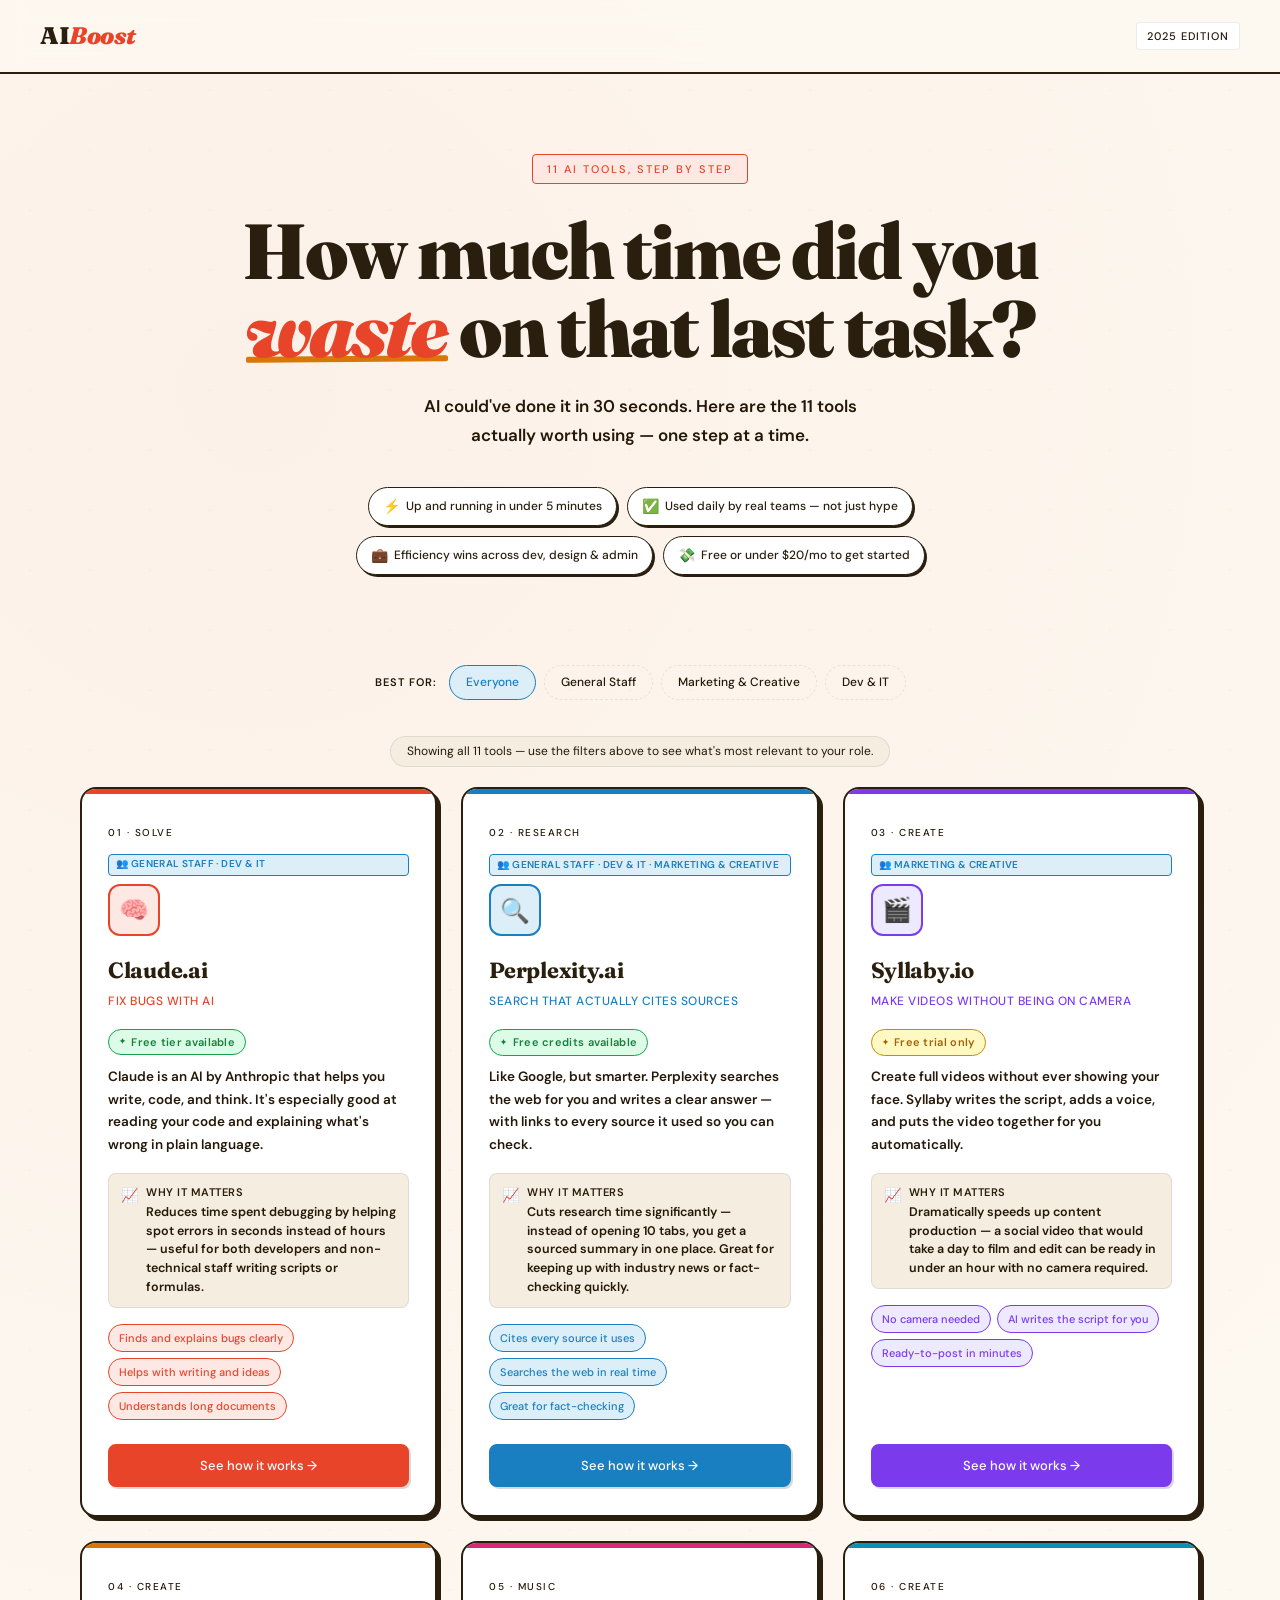
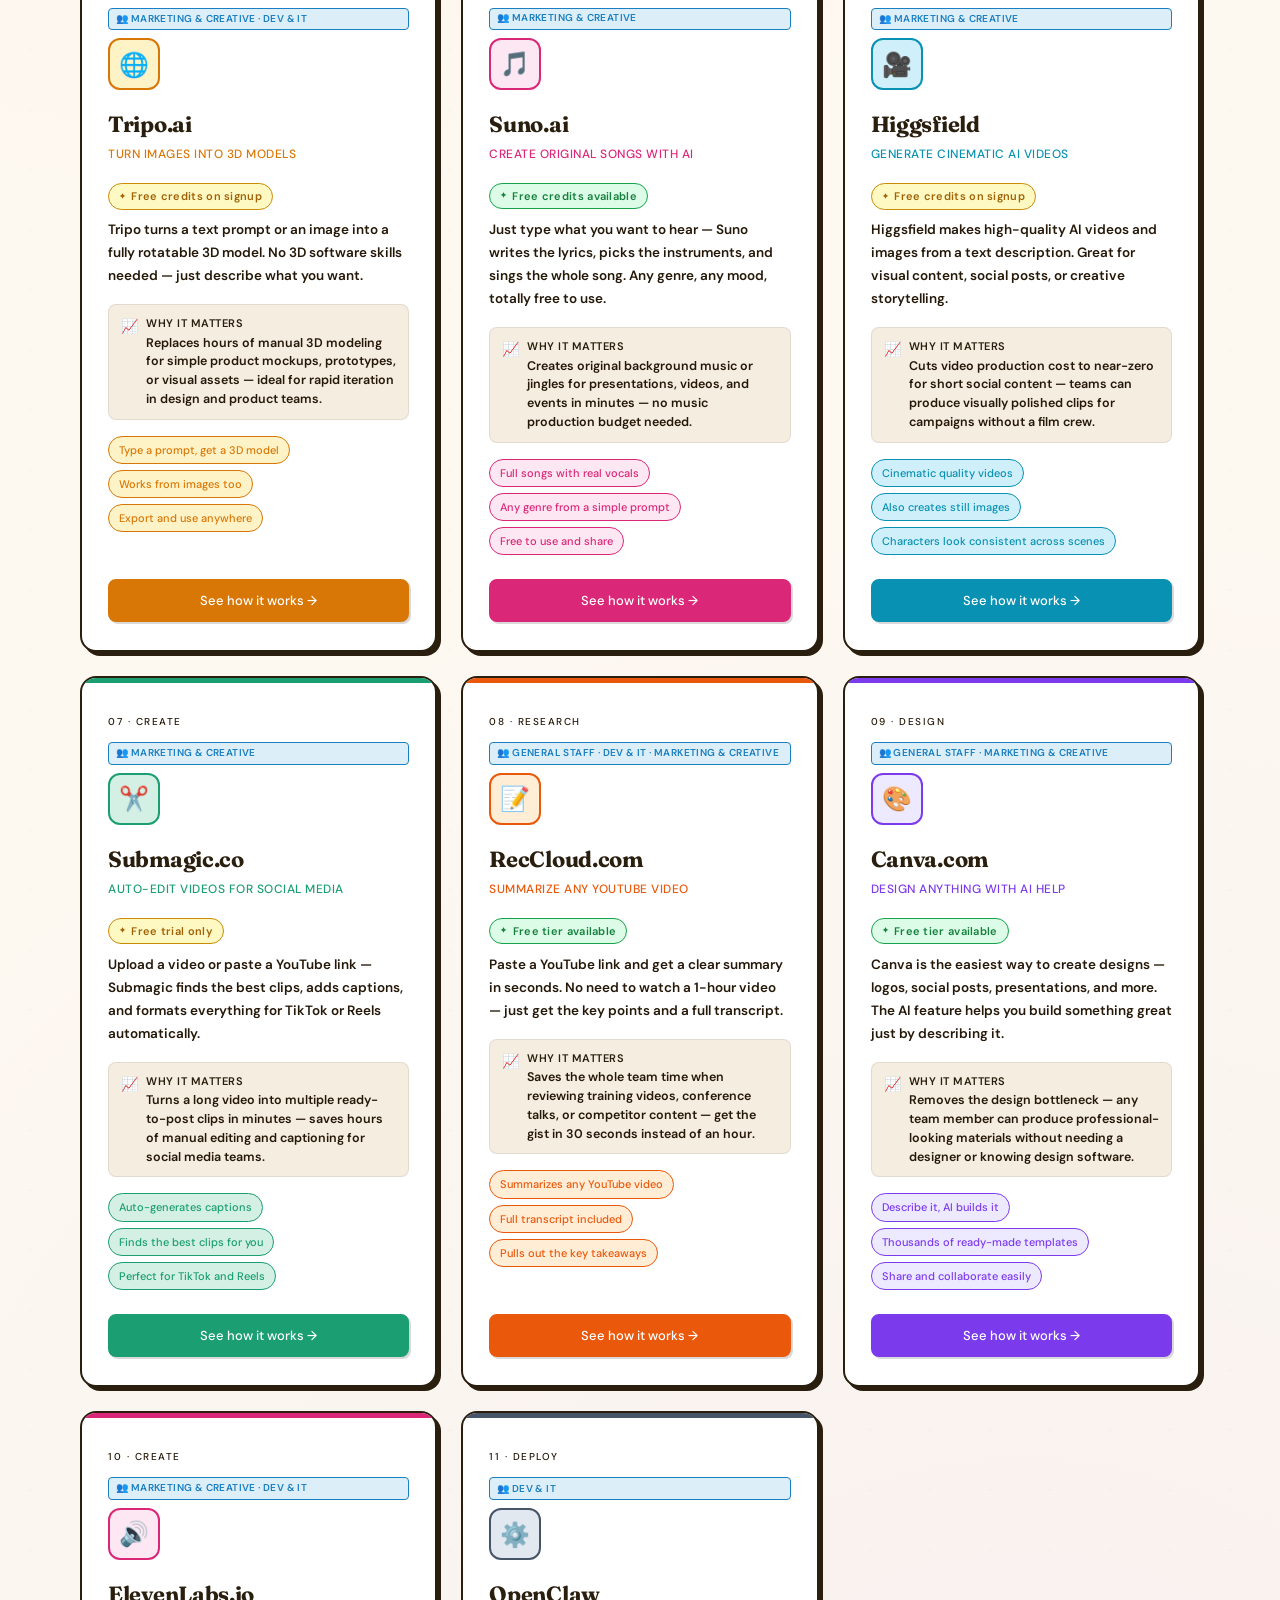
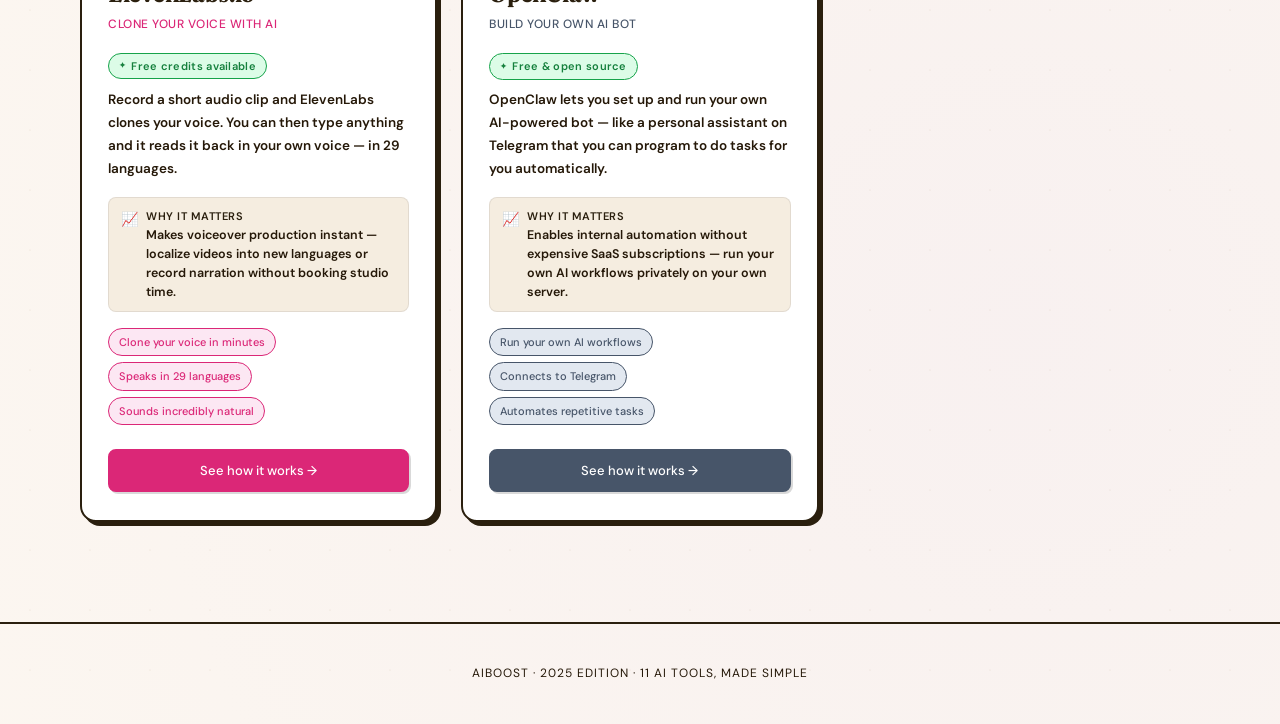
<file: ai-prod-demo/index.html>
<!DOCTYPE html>
<html lang="en">
<head>
<meta charset="UTF-8">
<meta name="viewport" content="width=device-width, initial-scale=1.0">
<title>AIBoost — Top AI Tools 2025</title>
<link href="https://fonts.googleapis.com/css2?family=Fraunces:ital,wght@0,400;0,700;0,900;1,400;1,700&family=DM+Sans:wght@300;400;500&display=swap" rel="stylesheet">
<style>
  :root {
    --bg: #fdf8f0;
    --surface: #ffffff;
    --surface2: #f5ede0;
    --border: rgba(0,0,0,0.08);
    --text: #1a1208;
    --muted: #251808;
    --ink: #2a1f0e;

    --tomato: #e8442a;
    --tomato-light: #fde8e4;
    --sky: #1a7fc1;
    --sky-light: #dceef8;
    --mint: #1a9e72;
    --mint-light: #d4f0e5;
    --grape: #7c3aed;
    --grape-light: #ede9ff;
    --honey: #d97706;
    --honey-light: #fef3c7;
    --rose: #db2777;
    --rose-light: #fce7f3;
    --teal: #0891b2;
    --teal-light: #cff0fa;
    --orange: #ea580c;
    --orange-light: #ffedd5;
    --slate: #475569;
    --slate-light: #e2e8f0;

    --free-bg: #dcfce7;
    --free-border: #16a34a;
    --free-text: #15803d;
    --free-partial-bg: #fef9c3;
    --free-partial-border: #ca8a04;
    --free-partial-text: #a16207;

    --privacy-bg: #fff7ed;
    --privacy-border: #ea580c;
    --privacy-text: #9a3412;
  }

  *, *::before, *::after { box-sizing: border-box; margin: 0; padding: 0; }
  html { scroll-behavior: smooth; }
  body {
    background: var(--bg);
    background-image:
      radial-gradient(circle at 20% 10%, rgba(232,68,42,0.04) 0%, transparent 40%),
      radial-gradient(circle at 80% 90%, rgba(124,58,237,0.04) 0%, transparent 40%),
      url("data:image/svg+xml,%3Csvg width='60' height='60' xmlns='http://www.w3.org/2000/svg'%3E%3Cpath d='M0 0h60v60H0z' fill='none'/%3E%3Ccircle cx='30' cy='30' r='0.6' fill='%23c4a882' opacity='0.3'/%3E%3C/svg%3E");
    color: var(--text);
    font-family: 'DM Sans', sans-serif;
    font-size: 15px;
    font-weight: 500;
    line-height: 1.65;
    min-height: 100vh;
    overflow-x: hidden;
  }

  .page { display: none; min-height: 100vh; }
  .page.active { display: block; }

  /* NAV */
  .nav {
    position: sticky; top: 0; z-index: 100;
    display: flex; align-items: center; justify-content: space-between;
    padding: 16px 40px;
    background: rgba(253,248,240,0.92);
    backdrop-filter: blur(12px);
    border-bottom: 2px solid var(--ink);
  }
  .nav-logo {
    font-family: 'Fraunces', serif;
    font-weight: 900; font-size: 24px;
    letter-spacing: -0.5px;
    color: var(--ink);
  }
  .nav-logo em { font-style: italic; color: var(--tomato); }
  .nav-tag {
    font-size: 11px; font-weight: 500; letter-spacing: 1px; text-transform: uppercase;
    color: var(--muted);
    border: 1.5px solid var(--border);
    border-radius: 4px; padding: 4px 10px;
    background: var(--surface);
  }

  /* HERO */
  .hero {
    padding: 80px 40px 50px;
    max-width: 900px; margin: 0 auto;
    text-align: center;
    position: relative;
  }
  .hero-eyebrow {
    display: inline-block;
    font-size: 11px; letter-spacing: 2px; font-weight: 500; text-transform: uppercase;
    color: var(--tomato);
    background: var(--tomato-light);
    border: 1.5px solid var(--tomato);
    border-radius: 4px; padding: 5px 14px; margin-bottom: 28px;
  }
  .hero h1 {
    font-family: 'Fraunces', serif;
    font-size: clamp(40px, 7vw, 78px);
    font-weight: 900; line-height: 1.0;
    letter-spacing: -2px; margin-bottom: 24px;
    color: var(--ink);
  }
  .hero h1 em {
    font-style: italic;
    color: var(--tomato);
    position: relative;
    display: inline-block;
  }
  .hero h1 em::after {
    content: '';
    position: absolute; bottom: 6px; left: 0; right: 0; height: 6px;
    background: var(--honey);
    border-radius: 2px;
    z-index: -1;
    transform: rotate(-0.5deg);
  }
  .hero p {
    font-size: 17px; color: var(--muted); max-width: 480px;
    margin: 0 auto 36px; font-weight: 600; line-height: 1.75;
  }

  .hero-why {
    display: flex; flex-wrap: wrap; justify-content: center; gap: 10px;
    margin-bottom: 40px;
  }
  .why-chip {
    display: inline-flex; align-items: center; gap: 6px;
    padding: 7px 14px; border-radius: 100px;
    background: var(--surface); border: 1.5px solid var(--ink);
    font-size: 12px; font-weight: 500; color: var(--ink);
    box-shadow: 2px 2px 0 var(--ink);
  }
  .why-chip .why-icon { font-size: 14px; }

  .privacy-banner {
    margin: 0 40px 32px;
    max-width: 1120px;
    margin-left: auto; margin-right: auto;
    display: flex; align-items: flex-start; gap: 14px;
    padding: 16px 20px;
    background: var(--privacy-bg);
    border: 2px solid var(--privacy-border);
    border-radius: 12px;
    box-shadow: 3px 3px 0 var(--privacy-border);
  }
  .privacy-icon { font-size: 22px; flex-shrink: 0; margin-top: 2px; }
  .privacy-title {
    font-size: 12px; font-weight: 700; letter-spacing: 0.5px;
    text-transform: uppercase; color: var(--privacy-text); margin-bottom: 4px;
  }
  .privacy-body { font-size: 13px; color: var(--privacy-text); line-height: 1.6; }

  .hero-deco {
    position: absolute; pointer-events: none; z-index: 0;
    font-family: 'Fraunces', serif; font-style: italic;
    color: rgba(0,0,0,0.04); font-size: 120px; font-weight: 900;
    user-select: none;
  }
  .hero-deco.left  { left: -20px; top: 40px; transform: rotate(-8deg); }
  .hero-deco.right { right: -10px; top: 60px; transform: rotate(6deg); }

  /* FILTER BAR */
  .filter-bar {
    display: flex; gap: 8px; justify-content: center; flex-wrap: wrap;
    margin-bottom: 32px; padding: 0 40px;
  }
  .filter-btn {
    padding: 8px 18px; border-radius: 100px; font-size: 13px; font-weight: 500;
    border: 1.5px solid var(--border);
    background: var(--surface); color: var(--muted);
    cursor: pointer; transition: all 0.18s;
    font-family: 'DM Sans', sans-serif;
    box-shadow: 2px 2px 0 rgba(0,0,0,0.06);
  }
  .filter-btn:hover { border-color: var(--ink); color: var(--ink); transform: translateY(-1px); box-shadow: 3px 3px 0 rgba(0,0,0,0.10); }
  .filter-btn.active {
    background: var(--ink); border-color: var(--ink); color: #fff;
    box-shadow: 3px 3px 0 rgba(0,0,0,0.2);
  }

  .audience-bar {
    display: flex; gap: 8px; justify-content: center; flex-wrap: wrap;
    margin-bottom: 48px; padding: 0 40px;
  }
  .audience-label {
    font-size: 11px; letter-spacing: 1px; font-weight: 600;
    text-transform: uppercase; color: var(--muted);
    padding: 8px 0; align-self: center; margin-right: 4px;
  }
  .audience-btn {
    padding: 7px 16px; border-radius: 100px; font-size: 12px; font-weight: 500;
    border: 1.5px dashed var(--border);
    background: transparent; color: var(--muted);
    cursor: pointer; transition: all 0.18s;
    font-family: 'DM Sans', sans-serif;
  }
  .audience-btn:hover { border-color: var(--sky); color: var(--sky); }
  .audience-btn.active {
    background: var(--sky-light); border-color: var(--sky);
    border-style: solid; color: var(--sky);
  }

  /* FREE TIER BADGE */
  .free-badge {
    display: inline-flex; align-items: center; gap: 5px;
    font-size: 11px; font-weight: 600; letter-spacing: 0.3px;
    padding: 3px 10px; border-radius: 100px;
    border: 1.5px solid;
    white-space: nowrap;
  }
  .free-badge.full {
    background: var(--free-bg);
    border-color: var(--free-border);
    color: var(--free-text);
  }
  .free-badge.partial {
    background: var(--free-partial-bg);
    border-color: var(--free-partial-border);
    color: var(--free-partial-text);
  }
  .free-badge::before {
    content: '✦';
    font-size: 8px;
  }

  .card-free-row {
    display: flex; align-items: center; justify-content: space-between;
    margin-bottom: 10px; margin-top: 4px;
  }

  .card-audience-tag {
    display: inline-flex; align-items: center; gap: 4px;
    font-size: 10px; font-weight: 600; letter-spacing: 0.4px;
    text-transform: uppercase; color: var(--sky);
    background: var(--sky-light); border: 1px solid var(--sky);
    border-radius: 4px; padding: 2px 7px; margin-bottom: 8px;
  }

  /* TOOLS GRID */
  .tools-grid {
    display: grid;
    grid-template-columns: repeat(auto-fill, minmax(290px, 1fr));
    gap: 24px; padding: 0 40px 100px; max-width: 1200px; margin: 0 auto;
  }

  .tool-card {
    background: var(--surface);
    border: 2px solid var(--ink);
    border-radius: 16px; padding: 28px 26px;
    cursor: pointer; position: relative; overflow: hidden;
    transition: transform 0.2s ease, box-shadow 0.2s ease;
    display: flex; flex-direction: column;
    box-shadow: 4px 4px 0 var(--ink);
  }
  .tool-card:hover {
    transform: translate(-2px, -2px);
    box-shadow: 6px 6px 0 var(--ink);
  }
  .tool-card:active {
    transform: translate(2px, 2px);
    box-shadow: 2px 2px 0 var(--ink);
  }

  .tool-card::before {
    content: ''; position: absolute; top: 0; left: 0; right: 0; height: 5px;
    background: var(--card-accent, var(--tomato));
    border-radius: 14px 14px 0 0;
  }

  .card-number {
    font-size: 10px; font-weight: 500; letter-spacing: 1.5px; text-transform: uppercase;
    color: var(--muted);
    margin-bottom: 12px; margin-top: 8px; display: block;
  }
  .card-icon {
    width: 52px; height: 52px; border-radius: 12px; margin-bottom: 16px;
    display: flex; align-items: center; justify-content: center;
    font-size: 24px;
    background: var(--card-icon-bg, #fde8e4);
    border: 2px solid var(--card-accent, var(--tomato));
  }
  .card-title {
    font-family: 'Fraunces', serif; font-size: 22px; font-weight: 700;
    margin-bottom: 3px; letter-spacing: -0.3px; color: var(--ink);
  }
  .card-tagline {
    font-size: 12px; font-weight: 500; text-transform: uppercase; letter-spacing: 0.5px;
    color: var(--card-accent, var(--tomato));
    margin-bottom: 14px;
  }
  .card-desc {
    font-size: 13.5px; color: var(--muted); line-height: 1.7; margin-bottom: 16px; font-weight: 600;
  }

  .card-impact {
    display: flex; align-items: flex-start; gap: 8px;
    background: var(--surface2);
    border: 1.5px solid var(--border);
    border-radius: 8px; padding: 10px 12px;
    margin-bottom: 16px;
    font-size: 12.5px; color: var(--muted); line-height: 1.5; font-weight: 600;
  }
  .card-impact-icon { font-size: 14px; flex-shrink: 0; margin-top: 1px; }
  .card-impact strong { color: var(--ink); font-weight: 600; display: block; font-size: 11px; letter-spacing: 0.5px; text-transform: uppercase; margin-bottom: 2px; }

  .card-tags {
    display: flex; flex-wrap: wrap; gap: 6px; margin-bottom: 24px;
  }
  .card-tag {
    font-size: 11px; padding: 4px 10px; border-radius: 100px;
    background: var(--card-icon-bg, #fde8e4);
    color: var(--card-accent, var(--tomato));
    border: 1px solid var(--card-accent, var(--tomato));
    font-weight: 500;
  }
  .card-btn {
    width: 100%; padding: 11px;
    background: var(--card-accent, var(--tomato));
    border: 2px solid var(--card-accent, var(--tomato));
    color: #fff;
    border-radius: 8px; font-size: 13px; font-weight: 500;
    font-family: 'DM Sans', sans-serif; cursor: pointer;
    transition: all 0.15s;
    display: flex; align-items: center; justify-content: center; gap: 6px;
    margin-top: auto;
    box-shadow: 2px 2px 0 rgba(0,0,0,0.15);
  }
  .card-btn:hover {
    transform: translate(-1px, -1px);
    box-shadow: 3px 3px 0 rgba(0,0,0,0.18);
  }

  /* DETAIL */
  #detail-page .nav { display: flex; align-items: center; gap: 16px; }
  .back-btn {
    display: flex; align-items: center; gap: 8px;
    background: var(--surface); border: 1.5px solid var(--ink);
    color: var(--ink); padding: 8px 16px; border-radius: 8px;
    font-family: 'DM Sans', sans-serif; font-size: 13px; font-weight: 500;
    cursor: pointer; transition: all 0.15s;
    box-shadow: 2px 2px 0 var(--ink);
  }
  .back-btn:hover { transform: translate(-1px, -1px); box-shadow: 3px 3px 0 var(--ink); }

  .detail-hero {
    padding: 60px 40px 40px; max-width: 900px; margin: 0 auto;
  }
  .detail-badge {
    display: inline-flex; align-items: center; gap: 8px;
    font-size: 11px; letter-spacing: 1.5px; font-weight: 600; text-transform: uppercase;
    color: var(--detail-accent, var(--tomato));
    background: var(--detail-accent-light, var(--tomato-light));
    border: 1.5px solid var(--detail-accent, var(--tomato));
    border-radius: 4px; padding: 5px 14px; margin-bottom: 20px;
  }
  .detail-title {
    font-family: 'Fraunces', serif; font-size: clamp(30px, 5vw, 52px);
    font-weight: 900; letter-spacing: -1.5px; margin-bottom: 8px; color: var(--ink);
  }
  .detail-tagline {
    font-size: 15px; font-weight: 400; color: var(--muted); margin-bottom: 20px;
    text-decoration: underline; text-underline-offset: 3px;
  }
  .detail-desc {
    font-size: 16px; color: var(--muted); max-width: 620px; margin-bottom: 20px;
    line-height: 1.8; font-weight: 600;
  }
  .detail-free-row {
    display: flex; align-items: center; gap: 10px; margin-bottom: 24px;
  }
  .detail-free-label {
    font-size: 12px; color: var(--muted); font-weight: 400;
  }

  .detail-impact-box {
    display: flex; align-items: flex-start; gap: 12px;
    background: var(--surface2);
    border: 2px solid var(--ink);
    border-radius: 12px; padding: 16px 20px;
    margin-bottom: 28px;
    max-width: 620px;
    box-shadow: 3px 3px 0 var(--ink);
  }
  .detail-impact-icon { font-size: 22px; flex-shrink: 0; }
  .detail-impact-label {
    font-size: 10px; font-weight: 700; letter-spacing: 1.5px;
    text-transform: uppercase; color: var(--muted); margin-bottom: 4px;
  }
  .detail-impact-text { font-size: 14px; color: var(--ink); line-height: 1.6; font-weight: 600; }

  .detail-privacy-note {
    display: flex; align-items: flex-start; gap: 10px;
    background: var(--privacy-bg);
    border: 1.5px solid var(--privacy-border);
    border-radius: 10px; padding: 12px 16px;
    margin-bottom: 32px; max-width: 620px;
    font-size: 12.5px; color: var(--privacy-text); line-height: 1.6; font-weight: 600;
  }
  .detail-privacy-note .priv-icon { flex-shrink: 0; font-size: 16px; }

  .detail-highlights {
    display: flex; flex-wrap: wrap; gap: 10px; margin-bottom: 48px;
  }
  .highlight-chip {
    display: flex; align-items: center; gap: 6px;
    padding: 7px 14px; border-radius: 100px;
    background: var(--surface); border: 1.5px solid var(--ink);
    font-size: 12px; font-weight: 500; color: var(--ink);
    box-shadow: 2px 2px 0 var(--ink);
  }
  .highlight-chip::before {
    content: '✦'; font-size: 9px;
    color: var(--detail-accent, var(--tomato));
  }

  .steps-section {
    padding: 0 40px 80px; max-width: 1200px; margin: 0 auto;
  }
  .section-header {
    display: flex; align-items: center; gap: 16px; margin-bottom: 32px;
  }
  .section-label {
    font-family: 'Fraunces', serif; font-size: 14px; font-weight: 700; font-style: italic;
    color: var(--ink); white-space: nowrap;
  }
  .section-line {
    flex: 1; height: 2px; background: var(--ink);
    border-radius: 2px;
  }

  .screenshot-grid {
    display: grid; gap: 20px; margin-bottom: 48px;
  }
  .screenshot-grid.cols-3 { grid-template-columns: repeat(3, 1fr); }
  .screenshot-grid.cols-4 { grid-template-columns: repeat(4, 1fr); }

  @media (max-width: 900px) {
    .screenshot-grid.cols-4 { grid-template-columns: repeat(2, 1fr); }
    .screenshot-grid.cols-3 { grid-template-columns: repeat(2, 1fr); }
  }
  @media (max-width: 560px) {
    .screenshot-grid { grid-template-columns: 1fr !important; }
    .tools-grid { padding: 0 20px 80px; }
    .hero, .steps-section, .detail-hero { padding-left: 20px; padding-right: 20px; }
    .nav { padding: 16px 20px; }
    .filter-bar, .audience-bar { padding: 0 20px; }
    .privacy-banner { margin: 0 20px 28px; }
  }

  .screenshot-thumb {
    cursor: pointer; border-radius: 12px; overflow: hidden;
    border: 2px solid var(--ink); background: var(--surface);
    transition: transform 0.18s, box-shadow 0.18s;
    display: flex; flex-direction: column;
    box-shadow: 3px 3px 0 var(--ink);
  }
  .screenshot-thumb:hover {
    transform: translate(-2px, -2px);
    box-shadow: 5px 5px 0 var(--ink);
  }

  .thumb-placeholder {
    display: block; width: 100%; height: 180px;
    background: var(--surface2);
    border-bottom: 2px solid var(--ink);
    position: relative; overflow: hidden; flex-shrink: 0;
  }
  .thumb-placeholder.no-img {
    display: flex; flex-direction: column;
    align-items: center; justify-content: center; gap: 10px;
  }

  .thumb-img {
    width: 100%; height: 100%; object-fit: cover; object-position: top;
    display: block; position: absolute; inset: 0;
  }
  .thumb-img.hidden { display: none; }

  .thumb-placeholder-icon {
    width: 36px; height: 36px; border-radius: 8px;
    background: rgba(0,0,0,0.05);
    border: 1.5px dashed rgba(0,0,0,0.2);
    display: flex; align-items: center; justify-content: center;
    position: relative; z-index: 1;
  }
  .thumb-placeholder-icon::after {
    content: '⊞'; font-size: 16px; color: rgba(0,0,0,0.2);
  }
  .thumb-placeholder-hint {
    font-size: 10px; color: rgba(0,0,0,0.2);
    letter-spacing: 0.5px; position: relative; z-index: 1;
  }

  .thumb-label {
    padding: 10px 14px;
    font-size: 12.5px; color: var(--muted); line-height: 1.5; font-weight: 600;
    min-height: 56px; flex: 1; background: var(--surface);
  }
  .thumb-label strong {
    display: block; font-size: 10px; letter-spacing: 1.5px;
    text-transform: uppercase; color: var(--detail-accent, var(--tomato));
    margin-bottom: 3px; font-weight: 600;
  }

  .limitations-section {
    margin-bottom: 48px;
    width: 100%;
  }
  .limitations-grid {
    display: grid; grid-template-columns: 1fr 1fr; gap: 12px; margin-top: 16px;
  }
  @media (max-width: 560px) { .limitations-grid { grid-template-columns: 1fr; } }
  .limit-card {
    border-radius: 10px; padding: 14px 16px;
    border: 1.5px solid var(--border);
    background: var(--surface);
  }
  .limit-card.do { border-color: var(--mint); background: var(--mint-light); }
  .limit-card.dont { border-color: var(--tomato); background: var(--tomato-light); }
  .limit-card-label {
    font-size: 10px; font-weight: 700; letter-spacing: 1px; text-transform: uppercase;
    margin-bottom: 6px;
  }
  .limit-card.do .limit-card-label { color: var(--mint); }
  .limit-card.dont .limit-card-label { color: var(--tomato); }
  .limit-card ul { padding-left: 16px; }
  .limit-card ul li { font-size: 12.5px; color: var(--muted); margin-bottom: 4px; line-height: 1.5; font-weight: 600; }

  /* ─── VIDEO PLACEHOLDER ─────────────────────────────────────────────────── */
  .video-placeholder-wrap {
    position: relative; width: 100%; height: 200px;
    background: var(--ink);
    border-bottom: 2px solid var(--ink);
    display: flex; flex-direction: column;
    align-items: center; justify-content: center; gap: 10px;
    overflow: hidden; flex-shrink: 0;
    cursor: pointer;
  }
  .video-placeholder-wrap::before {
    content: '';
    position: absolute; inset: 0;
    background:
      repeating-linear-gradient(
        45deg,
        rgba(255,255,255,0.02) 0px,
        rgba(255,255,255,0.02) 1px,
        transparent 1px,
        transparent 12px
      );
  }
  .video-placeholder-wrap::after {
    content: '';
    position: absolute; inset: 0;
    background: radial-gradient(ellipse at center, rgba(255,255,255,0.08) 0%, transparent 70%);
  }
  .video-play-btn {
    width: 56px; height: 56px; border-radius: 50%;
    background: rgba(255,255,255,0.12);
    border: 2px solid rgba(255,255,255,0.35);
    display: flex; align-items: center; justify-content: center;
    font-size: 20px; color: #fff;
    position: relative; z-index: 2;
    transition: all 0.2s;
    padding-left: 3px;
  }
  .screenshot-thumb:hover .video-play-btn {
    background: var(--detail-accent, var(--tomato));
    border-color: var(--detail-accent, var(--tomato));
    transform: scale(1.1);
  }
  .video-placeholder-label {
    font-size: 11px; font-weight: 600; letter-spacing: 1.5px;
    text-transform: uppercase; color: rgba(255,255,255,0.4);
    position: relative; z-index: 2;
  }
  .video-badge {
    position: absolute; top: 10px; right: 10px; z-index: 3;
    display: inline-flex; align-items: center; gap: 5px;
    font-size: 9px; font-weight: 700; letter-spacing: 1px; text-transform: uppercase;
    background: var(--detail-accent, var(--tomato)); color: #fff;
    border-radius: 4px; padding: 3px 8px;
  }
  .video-badge-dot {
    width: 6px; height: 6px; border-radius: 50%;
    background: #fff; opacity: 0.85;
    animation: pulse-dot 1.6s ease-in-out infinite;
    flex-shrink: 0;
  }
  @keyframes pulse-dot {
    0%, 100% { opacity: 0.85; transform: scale(1); }
    50%       { opacity: 0.3;  transform: scale(0.75); }
  }
  .video-duration-hint {
    font-size: 10px; color: rgba(255,255,255,0.28);
    letter-spacing: 0.5px; position: relative; z-index: 2;
  }
  /* ─── END VIDEO PLACEHOLDER ─────────────────────────────────────────────── */

  /* ─── YOUTUBE EMBED SECTION ─────────────────────────────────────────────── */
  .yt-section { margin-bottom: 48px; }
  .yt-embed-wrap {
    position: relative;
    border: 2px solid var(--ink);
    border-radius: 16px;
    overflow: hidden;
    box-shadow: 4px 4px 0 var(--ink);
    background: #000;
  }
  .yt-embed-wrap iframe {
    display: block; width: 100%; height: 480px; border: none;
  }
  .yt-label {
    display: flex; align-items: center; gap: 10px; margin-top: 12px;
  }
  .yt-label-icon {
    display: inline-flex; align-items: center; justify-content: center;
    background: #ff0000; color: #fff;
    border-radius: 6px; padding: 4px 10px;
    font-size: 11px; font-weight: 700; letter-spacing: 0.5px;
    text-transform: uppercase; gap: 5px; flex-shrink: 0;
  }
  .yt-label-text {
    font-size: 12.5px; color: var(--muted); font-weight: 600; line-height: 1.4;
  }
  @media (max-width: 768px) { .yt-embed-wrap iframe { height: 240px; } }
  /* ─── YOUTUBE GRID TILE ─────────────────────────────────────────────────── */
  .yt-grid-tile { cursor: default; }
  .yt-grid-embed-wrap {
    width: 100%;
    aspect-ratio: 16/9;
    background: #000;
    border-bottom: 2px solid var(--ink);
    overflow: hidden;
    flex-shrink: 0;
  }
  .yt-grid-embed-wrap iframe {
    width: 100%; height: 100%; border: none; display: block;
  }
  /* ─── VIDEO GRID TILE (poster + play overlay) ───────────────────────────── */
  .video-grid-tile { cursor: pointer; }
  .video-grid-poster-wrap {
    width: 100%;
    aspect-ratio: 16/9;
    background: #000;
    border-bottom: 2px solid var(--ink);
    overflow: hidden;
    flex-shrink: 0;
    position: relative;
  }
  .video-poster-overlay {
    position: absolute; inset: 0;
    display: flex; align-items: center; justify-content: center;
    background: rgba(0,0,0,0.35);
    transition: background 0.2s;
  }
  .video-grid-tile:hover .video-poster-overlay {
    background: rgba(0,0,0,0.5);
  }
  .video-poster-play-btn {
    width: 64px; height: 64px; border-radius: 50%;
    background: rgba(255,255,255,0.92);
    display: flex; align-items: center; justify-content: center;
    font-size: 24px; color: #111;
    padding-left: 4px;
    transition: transform 0.18s, background 0.18s;
    box-shadow: 0 4px 20px rgba(0,0,0,0.4);
  }
  .video-grid-tile:hover .video-poster-play-btn {
    transform: scale(1.1);
    background: #fff;
  }
  /* ─── END VIDEO GRID TILE ────────────────────────────────────────────────── */

  /* ─── END YOUTUBE GRID TILE ──────────────────────────────────────────────── */

  /* ─── END YOUTUBE EMBED SECTION ─────────────────────────────────────────── */

  /* MODAL */
  .modal-overlay {
    display: none; position: fixed; inset: 0; z-index: 999;
    background: rgba(26,18,8,0.85); backdrop-filter: blur(6px);
    align-items: center; justify-content: center;
  }
  .modal-overlay.open { display: flex; }
  .modal-box {
    background: var(--surface); border: 2px solid var(--ink);
    border-radius: 16px; padding: 28px; max-width: 1000px; width: 90%;
    position: relative; box-shadow: 8px 8px 0 var(--ink);
  }
  .modal-close {
    position: absolute; top: 14px; right: 14px;
    background: var(--surface2); border: 1.5px solid var(--ink);
    color: var(--ink); width: 32px; height: 32px;
    border-radius: 50%; cursor: pointer; font-size: 15px;
    display: flex; align-items: center; justify-content: center;
    transition: all 0.15s; z-index: 2;
    box-shadow: 2px 2px 0 var(--ink);
  }
  .modal-close:hover { background: var(--ink); color: #fff; }
  .modal-img-wrap {
    background: var(--surface2); border-radius: 10px; overflow: hidden;
    margin-bottom: 16px; border: 1.5px solid var(--border);
    display: flex; align-items: center; justify-content: center; min-height: 500px;
  }
  .modal-img-wrap img { width: 100%; height: auto; display: block; max-height: 75vh; object-fit: contain; }
  .modal-img-placeholder {
    display: flex; flex-direction: column; align-items: center; gap: 8px;
    color: var(--muted); font-size: 13px; padding: 40px 20px; text-align: center;
  }
  .modal-img-placeholder::before { content: '🖼'; font-size: 32px; opacity: 0.25; }
  .modal-footer { display: flex; align-items: center; gap: 12px; }
  .modal-info { flex: 1; min-width: 0; }
  .modal-label { font-size: 14px; color: var(--ink); font-weight: 500; line-height: 1.5; }
  .modal-sublabel { font-size: 11px; color: var(--muted); margin-top: 2px; letter-spacing: 0.5px; text-transform: uppercase; }
  .modal-nav { display: flex; gap: 8px; flex-shrink: 0; align-items: center; }
  .modal-nav-btn {
    width: 38px; height: 38px; border-radius: 50%;
    background: var(--surface); border: 1.5px solid var(--ink);
    color: var(--ink); cursor: pointer; font-size: 16px;
    display: flex; align-items: center; justify-content: center;
    transition: all 0.15s; user-select: none;
    box-shadow: 2px 2px 0 var(--ink);
  }
  .modal-nav-btn:hover:not(:disabled) { background: var(--ink); color: #fff; transform: translate(-1px, -1px); box-shadow: 3px 3px 0 rgba(0,0,0,0.3); }
  .modal-nav-btn:disabled { opacity: 0.2; cursor: default; box-shadow: none; }
  .modal-counter {
    font-size: 11px; font-weight: 600; letter-spacing: 1px; color: var(--muted);
    white-space: nowrap; background: var(--surface2); border: 1.5px solid var(--border);
    border-radius: 100px; padding: 4px 12px; font-family: 'DM Sans', sans-serif;
  }

  .scroll-up {
    position: fixed; bottom: 28px; right: 28px; z-index: 200;
    width: 44px; height: 44px; border-radius: 50%;
    background: var(--ink); border: 2px solid var(--ink);
    color: #fff; cursor: pointer; font-size: 18px;
    display: flex; align-items: center; justify-content: center;
    transition: all 0.2s; opacity: 0; pointer-events: none;
    box-shadow: 3px 3px 0 rgba(0,0,0,0.3);
  }
  .scroll-up.visible { opacity: 1; pointer-events: auto; }
  .scroll-up:hover { transform: translate(-1px, -1px); box-shadow: 4px 4px 0 rgba(0,0,0,0.3); }

  .footer {
    padding: 40px; border-top: 2px solid var(--ink);
    text-align: center; color: var(--muted); font-size: 12px;
    letter-spacing: 1px; font-weight: 400; text-transform: uppercase;
    font-family: 'DM Sans', sans-serif;
  }

  @keyframes fadeUp {
    from { opacity: 0; transform: translateY(24px); }
    to   { opacity: 1; transform: translateY(0); }
  }
  .tool-card { animation: fadeUp 0.45s ease both; }
  .tool-card:nth-child(1)  { animation-delay: 0.04s; }
  .tool-card:nth-child(2)  { animation-delay: 0.08s; }
  .tool-card:nth-child(3)  { animation-delay: 0.12s; }
  .tool-card:nth-child(4)  { animation-delay: 0.16s; }
  .tool-card:nth-child(5)  { animation-delay: 0.20s; }
  .tool-card:nth-child(6)  { animation-delay: 0.24s; }
  .tool-card:nth-child(7)  { animation-delay: 0.28s; }
  .tool-card:nth-child(8)  { animation-delay: 0.32s; }
  .tool-card:nth-child(9)  { animation-delay: 0.36s; }
  .tool-card:nth-child(10) { animation-delay: 0.40s; }
  .tool-card:nth-child(11) { animation-delay: 0.44s; }

  /* Hidden state for non-matching audience cards */
  .tool-card.card-dimmed {
    display: none;
  }

  /* Audience context label row */
  .audience-context-row {
    text-align: center;
    padding: 0 40px;
    margin-bottom: 20px;
    margin-top: -12px;
  }
  .audience-context-label {
    font-size: 12px; color: var(--muted); font-weight: 400;
    background: var(--surface2);
    border: 1.5px solid var(--border);
    border-radius: 100px;
    display: inline-block;
    padding: 5px 16px;
    transition: all 0.3s;
  }

  /* Intern placeholder reminder banner */
  .placeholder-reminder {
    display: flex; align-items: flex-start; gap: 12px;
    background: #fffbeb;
    border: 2px dashed #f59e0b;
    border-radius: 12px; padding: 14px 18px;
    margin-bottom: 28px;
    font-size: 13px; color: #92400e; line-height: 1.6; font-weight: 600;
  }
  .placeholder-reminder-icon { font-size: 20px; flex-shrink: 0; }
  .placeholder-reminder strong { display: block; font-size: 11px; letter-spacing: 0.5px; text-transform: uppercase; margin-bottom: 4px; color: #b45309; }

  /* Step label badges — Trigger / Input / Execution / Output / Validate */
  .step-phase-badge {
    display: inline-block;
    font-size: 9px; font-weight: 700; letter-spacing: 1px; text-transform: uppercase;
    padding: 2px 7px; border-radius: 3px;
    margin-bottom: 2px;
    background: var(--detail-accent, var(--tomato));
    color: #fff;
  }

  /* Larger tap targets on mobile for Back and close buttons */
  @media (max-width: 768px) {
    .back-btn {
      min-height: 44px; min-width: 44px;
      padding: 10px 18px;
    }
    .modal-close {
      width: 40px; height: 40px; font-size: 17px;
      top: 10px; right: 10px;
    }
    .modal-nav-btn {
      width: 44px; height: 44px; font-size: 18px;
    }
    .audience-context-row { padding: 0 20px; }
  }
</style>
</head>
<body>

<div class="page active" id="main-page">
  <nav class="nav">
    <div class="nav-logo">AI<em>Boost</em></div>
    <div class="nav-tag">2025 Edition</div>
  </nav>

  <section class="hero">
    <span class="hero-eyebrow">11 AI Tools, Step by Step</span>
    <h1>How much time did you <em>waste</em> on that last task?</h1>
    <p>AI could've done it in 30 seconds. Here are the 11 tools actually worth using — one step at a time.</p>

    <div class="hero-why">
      <span class="why-chip"><span class="why-icon">⚡</span>Up and running in under 5 minutes</span>
      <span class="why-chip"><span class="why-icon">✅</span>Used daily by real teams — not just hype</span>
      <span class="why-chip"><span class="why-icon">💼</span>Efficiency wins across dev, design &amp; admin</span>
      <span class="why-chip"><span class="why-icon">💸</span>Free or under $20/mo to get started</span>
    </div>
  </section>

  <div class="audience-bar">
    <span class="audience-label">Best for:</span>
    <button class="audience-btn active" data-audience="all">Everyone</button>
    <button class="audience-btn" data-audience="general">General Staff</button>
    <button class="audience-btn" data-audience="creative">Marketing &amp; Creative</button>
    <button class="audience-btn" data-audience="tech">Dev &amp; IT</button>
  </div>

  <div class="audience-context-row">
    <p class="audience-context-label" id="audience-context-label">Showing all 11 tools — use the filters above to see what's most relevant to your role.</p>
  </div>

  <div class="tools-grid" id="tools-grid"></div>

  <footer class="footer">AIBoost · 2025 Edition · 11 AI tools, made simple</footer>
</div>

<!-- DETAIL PAGE -->
<div class="page" id="detail-page">
  <nav class="nav">
    <button class="back-btn" onclick="goBack()">← Back</button>
    <div class="nav-logo" id="detail-nav-name">AI<em>Boost</em></div>
    <div class="nav-tag" id="detail-nav-tag">GUIDE</div>
  </nav>

  <section class="detail-hero" id="detail-hero-content"></section>
  <section class="steps-section" id="detail-steps"></section>

  <footer class="footer">AIBoost · 2025 Edition</footer>
</div>

<!-- MODAL -->
<div class="modal-overlay" id="modal" onclick="closeModalOutside(event)">
  <div class="modal-box">
    <button class="modal-close" onclick="closeModal()">✕</button>
    <div class="modal-img-wrap" id="modal-img-wrap">
      <div class="modal-img-placeholder">No image uploaded yet</div>
    </div>
    <div class="modal-footer">
      <div class="modal-info">
        <div class="modal-label" id="modal-label"></div>
        <div class="modal-sublabel" id="modal-sublabel"></div>
      </div>
      <div class="modal-nav">
        <button class="modal-nav-btn" id="modal-prev" onclick="modalNav(-1)" title="Previous">&#8592;</button>
        <span class="modal-counter" id="modal-counter">1 / 5</span>
        <button class="modal-nav-btn" id="modal-next" onclick="modalNav(1)" title="Next">&#8594;</button>
      </div>
    </div>
  </div>
</div>

<button class="scroll-up" id="scroll-up-btn" onclick="scrollToTop()" title="Back to top">↑</button>

<script>
const VIDEO_URLS = {
  'syllaby': 'https://res.cloudinary.com/dh16qrcvp/video/upload/syllaby-demo_kpzmlp.mp4',
  'tripo': 'https://res.cloudinary.com/dh16qrcvp/video/upload/tripo-demo_fqqzhi.mp4',
  'submagic': 'https://res.cloudinary.com/dh16qrcvp/video/upload/submagic-demo_wacuku.mp4',
  'canva': 'https://res.cloudinary.com/dh16qrcvp/video/upload/canva-demo_drt2oc.mp4',
  'suno': 'https://res.cloudinary.com/dh16qrcvp/video/upload/suno-demo_x5qxdn.mp4',
  'reccloud': 'https://res.cloudinary.com/dh16qrcvp/video/upload/reccloud-demo_gywjgz.mp4',
  'perplexity': 'https://res.cloudinary.com/dh16qrcvp/video/upload/perplexity-demo_sftm7g.mp4',
  'claude': 'https://res.cloudinary.com/dh16qrcvp/video/upload/claude-demo_mk3vri.mp4',
  'higgsfield': 'https://res.cloudinary.com/dh16qrcvp/video/upload/higgsfield-demo_krxb6u.mp4',
  'elevenlabs': 'https://res.cloudinary.com/dh16qrcvp/video/upload/elevenlabs-demo_kmucwf.mp4',
};

const TOOLS = [
  {
    id: 'claude',
    name: 'Claude.ai',
    url: 'claude.ai',
    tagline: 'Fix bugs with AI',
    category: 'solve',
    audience: ['general', 'tech'],
    emoji: '🧠',
    accent: '#e8442a',
    accentLight: '#fde8e4',
    desc: 'Claude is an AI by Anthropic that helps you write, code, and think. It\'s especially good at reading your code and explaining what\'s wrong in plain language.',
    impact: 'Reduces time spent debugging by helping spot errors in seconds instead of hours — useful for both developers and non-technical staff writing scripts or formulas.',
    highlights: ['Finds and explains bugs clearly', 'Helps with writing and ideas', 'Understands long documents'],
    dos: ['Paste general or public code snippets', 'Use for writing drafts and summaries', 'Ask it to explain technical terms simply'],
    donts: ['Paste proprietary or client code', 'Trust every answer without checking', 'Use it for real-time web data (no live search)'],
    freeTier: { type: 'full', label: 'Free tier available', note: 'Free plan with daily message limits' },
    privacyNote: 'Conversations may be used to improve the model. Avoid pasting confidential company data. Use the enterprise plan for private deployments.',
    steps: [
      { phase: 'Trigger',   label: "Your code isn't working — something feels off", img: 'images/claude1.png' },
      { phase: 'Trigger',   label: "You've looked through the IDE but can't spot the bug", img: 'images/claude2.png' },
      { phase: 'Input',     label: 'Copy the code and paste it into Claude.ai', img: 'images/claude3.png' },
      { phase: 'Output',    label: 'Claude explains what\'s wrong and shows the fix', img: 'images/claude4.png' },
      { phase: 'Validate',  label: 'Apply the changes — your code works now', img: 'images/claude5.png' },
      { phase: 'Plans',     label: 'Claude plans and perks', img: 'images/claudeplans.png' },
    ]
  },
  {
    id: 'perplexity',
    name: 'Perplexity.ai',
    url: 'perplexity.ai',
    tagline: 'Search that actually cites sources',
    category: 'research',
    audience: ['general', 'tech', 'creative'],
    emoji: '🔍',
    accent: '#1a7fc1',
    accentLight: '#dceef8',
    desc: 'Like Google, but smarter. Perplexity searches the web for you and writes a clear answer — with links to every source it used so you can check.',
    impact: 'Cuts research time significantly — instead of opening 10 tabs, you get a sourced summary in one place. Great for keeping up with industry news or fact-checking quickly.',
    highlights: ['Cites every source it uses', 'Searches the web in real time', 'Great for fact-checking'],
    dos: ['Fact-check industry news and trends', 'Research competitors or market data', 'Click through to verify sources'],
    donts: ['Treat summaries as 100% accurate without checking', 'Use for deep academic research without verification', 'Share AI summaries as official reports'],
    freeTier: { type: 'full', label: 'Free credits available', note: 'Free plan with standard searches' },
    privacyNote: 'Queries are sent to Perplexity servers. Avoid searching for confidential internal projects or sensitive employee information.',
    steps: [
      { phase: 'Input',     label: 'Open Perplexity and type your question naturally', img: 'images/perplexity1.png' },
      { phase: 'Output',    label: 'Read the answer — all sources are listed on the side', img: 'images/perplexity2.png' },
      { phase: 'Validate',  label: 'Click any source to read the original article', img: 'images/perplexity3.png' },
      { phase: 'Validate',  label: 'Ask a follow-up to dig deeper into the topic', img: 'images/perplexity4.png' },
      { phase: 'Plans',     label: 'Perplexity plans — Free vs Pro', img: 'images/perplexityplans1.png' },
      { phase: 'Plans',     label: 'Perplexity plans — Pro features', img: 'images/perplexityplans2.png' },
      { phase: 'Plans',     label: 'Perplexity plans — Enterprise', img: 'images/perplexityplans3.png' },
    ]
  },
  {
    id: 'syllaby',
    name: 'Syllaby.io',
    url: 'syllaby.io',
    tagline: 'Make videos without being on camera',
    category: 'create',
    audience: ['creative'],
    emoji: '🎬',
    accent: '#7c3aed',
    accentLight: '#ede9ff',
    desc: 'Create full videos without ever showing your face. Syllaby writes the script, adds a voice, and puts the video together for you automatically.',
    impact: 'Dramatically speeds up content production — a social video that would take a day to film and edit can be ready in under an hour with no camera required.',
    highlights: ['No camera needed', 'AI writes the script for you', 'Ready-to-post in minutes'],
    dos: ['Use for explainer or promotional videos', 'Review and edit the AI-generated script before publishing', 'Pair with your brand\'s tone and guidelines'],
    donts: ['Publish without reviewing the script', 'Use AI voice for sensitive client communications', 'Assume the AI script is brand-compliant automatically'],
    freeTier: { type: 'partial', label: 'Free trial only', note: '7-day free trial, then paid plans' },
    privacyNote: 'Scripts and prompts you enter are processed by Syllaby. Do not include proprietary product details or internal project names.',
    steps: [
      { phase: 'Trigger',   label: 'Sign in to Syllaby and click Generate', img: 'images/syllaby1.png' },
      { phase: 'Input',     label: 'Choose "Faceless" as your video type', img: 'images/syllaby2.png' },
      { phase: 'Input',     label: 'Pick a style, generate a script, and tweak the settings', img: 'images/syllaby3.png' },
      { phase: 'Input',     label: 'Scroll down to adjust more details if needed', img: 'images/syllaby4.png' },
      { phase: 'Execution', label: 'Hit Generate when you\'re ready', img: 'images/syllaby5.png' },
      { phase: 'Execution', label: 'Wait while the video is being built', img: 'images/syllaby6.png' },
      { phase: 'Output',    label: 'Your video is ready to download or share', img: 'images/syllaby7.png' },
      { phase: 'Plans',     label: 'Syllaby plans — overview', img: 'images/syllabyplans1.png' },
      { phase: 'Plans',     label: 'Syllaby plans — pricing tiers', img: 'images/syllabyplans2.png' },
    ]
  },
  {
    id: 'tripo',
    name: 'Tripo.ai',
    url: 'tripo.ai',
    tagline: 'Turn images into 3D models',
    category: 'create',
    audience: ['creative', 'tech'],
    emoji: '🌐',
    accent: '#d97706',
    accentLight: '#fef3c7',
    desc: 'Tripo turns a text prompt or an image into a fully rotatable 3D model. No 3D software skills needed — just describe what you want.',
    impact: 'Replaces hours of manual 3D modeling for simple product mockups, prototypes, or visual assets — ideal for rapid iteration in design and product teams.',
    highlights: ['Type a prompt, get a 3D model', 'Works from images too', 'Export and use anywhere'],
    dos: ['Prototype product concepts quickly', 'Use for marketing visuals or mockups', 'Export and refine in professional 3D tools if needed'],
    donts: ['Expect production-quality models straight away', 'Use client IP or copyrighted reference images without permission', 'Skip reviewing outputs before sharing externally'],
    freeTier: { type: 'partial', label: 'Free credits on signup', note: 'Limited free credits, then pay-as-you-go' },
    privacyNote: 'Images and prompts are uploaded to Tripo servers. Avoid uploading confidential product designs or unreleased IP.',
    steps: [
      { phase: 'Trigger',   label: 'Sign up and click Generate image', img: 'images/tripo1.png' },
      { phase: 'Input',     label: 'Type a description and generate the image', img: 'images/tripo2.png' },
      { phase: 'Execution', label: 'Hover over the image and click "High detail model"', img: 'images/tripo3.png' },
      { phase: 'Execution', label: 'Click Generate model', img: 'images/tripo4.png' },
      { phase: 'Execution', label: 'Wait while the 3D model is being created', img: 'images/tripo5.png' },
      { phase: 'Output',    label: 'View from the back', img: 'images/tripo6.png' },
      { phase: 'Output',    label: 'View from the side', img: 'images/tripo7.png' },
      { phase: 'Validate',  label: 'Zoomed in close-up view', img: 'images/tripo8.png' },
      { phase: 'Plans',     label: 'Tripo plans', img: 'images/tripoplans.png' },
    ]
  },
  {
    id: 'suno',
    name: 'Suno.ai',
    url: 'suno.ai',
    tagline: 'Create original songs with AI',
    category: 'music',
    audience: ['creative'],
    emoji: '🎵',
    accent: '#db2777',
    accentLight: '#fce7f3',
    desc: 'Just type what you want to hear — Suno writes the lyrics, picks the instruments, and sings the whole song. Any genre, any mood, totally free to use.',
    impact: 'Creates original background music or jingles for presentations, videos, and events in minutes — no music production budget needed.',
    highlights: ['Full songs with real vocals', 'Any genre from a simple prompt', 'Free to use and share'],
    dos: ['Generate original background music for internal videos', 'Experiment with different styles and genres', 'Check licensing terms before commercial use'],
    donts: ['Use for commercial projects without reviewing Suno\'s commercial license', 'Replicate real artists\' styles without checking copyright', 'Assume outputs are cleared for all platforms'],
    freeTier: { type: 'full', label: 'Free credits available', note: 'Free plan with 50 credits/day' },
    privacyNote: 'Lyrics and prompts are sent to Suno servers. Review Suno\'s commercial use policy before publishing music externally.',
    steps: [
      { phase: 'Trigger',   label: 'Go to Suno.ai and sign in to your account', img: 'images/suno1.png' },
      { phase: 'Input',     label: 'Type a prompt or hit the dice for a random idea, then click Create', img: 'images/suno2.png' },
      { phase: 'Input',     label: 'Switch to Custom mode if you want to write your own lyrics', img: 'images/suno3.png' },
      { phase: 'Plans',     label: 'Suno plans', img: 'images/sunoplans.png' },
    ]
  },
  {
    id: 'higgsfield',
    name: 'Higgsfield',
    url: 'higgsfield.ai',
    tagline: 'Generate cinematic AI videos',
    category: 'create',
    audience: ['creative'],
    emoji: '🎥',
    accent: '#0891b2',
    accentLight: '#cff0fa',
    desc: 'Higgsfield makes high-quality AI videos and images from a text description. Great for visual content, social posts, or creative storytelling.',
    impact: 'Cuts video production cost to near-zero for short social content — teams can produce visually polished clips for campaigns without a film crew.',
    highlights: ['Cinematic quality videos', 'Also creates still images', 'Characters look consistent across scenes'],
    dos: ['Use for social media and campaign concepts', 'Iterate quickly on visual ideas before full production', 'Use as a storyboarding tool'],
    donts: ['Use real people\'s likenesses without consent', 'Publish AI video as genuine footage without disclosure', 'Treat as a replacement for professional video for high-stakes campaigns'],
    freeTier: { type: 'partial', label: 'Free credits on signup', note: 'Limited free generations at sign-up' },
    privacyNote: 'Prompts and reference images are sent to Higgsfield. Avoid uploading photos of real people without explicit consent.',
    steps: [
      { phase: 'Trigger',   label: 'Open Higgsfield, sign in, and click Create', img: 'images/higgsfield1.png' },
      { phase: 'Input',     label: 'Type in your prompt describing the scene', img: 'images/higgsfield2.png' },
      { phase: 'Execution', label: 'Wait while the video generates', img: 'images/higgsfield3.png' },
      { phase: 'Validate',  label: 'Tweak or refine if you want a different result', img: 'images/higgsfield4.png' },
      { phase: 'Plans',     label: 'Higgsfield plans — overview', img: 'images/higgsfieldplans.png' },
      { phase: 'Plans',     label: 'Higgsfield plans — pricing tiers', img: 'images/higgsfieldplans1.png' },
    ]
  },
  {
    id: 'submagic',
    name: 'Submagic.co',
    url: 'submagic.co',
    tagline: 'Auto-edit videos for social media',
    category: 'create',
    audience: ['creative'],
    emoji: '✂️',
    accent: '#1a9e72',
    accentLight: '#d4f0e5',
    desc: 'Upload a video or paste a YouTube link — Submagic finds the best clips, adds captions, and formats everything for TikTok or Reels automatically.',
    impact: 'Turns a long video into multiple ready-to-post clips in minutes — saves hours of manual editing and captioning for social media teams.',
    highlights: ['Auto-generates captions', 'Finds the best clips for you', 'Perfect for TikTok and Reels'],
    dos: ['Repurpose long webinars or interviews into short clips', 'Use auto-captions to improve accessibility', 'Review clip selections before posting'],
    donts: ['Upload videos containing confidential meetings or client names', 'Skip reviewing captions — AI transcription can make errors', 'Use on videos you don\'t own the rights to'],
    freeTier: { type: 'partial', label: 'Free trial only', note: 'Limited free trial, then paid plans' },
    privacyNote: 'Videos you upload are processed on Submagic servers. Never upload internal meeting recordings or videos containing private client information.',
    steps: [
      { phase: 'Trigger',   label: 'Go to Submagic and click Create project', img: 'images/submagic1.png' },
      { phase: 'Trigger',   label: 'For this guide we\'ll use Magic clips', img: 'images/submagic2.png' },
      { phase: 'Input',     label: 'You can upload a video or grab one from YouTube', img: 'images/submagic3.png' },
      { phase: 'Input',     label: 'We\'ll use YouTube for this example', img: 'images/submagic4.png' },
      { phase: 'Input',     label: 'Copy the video link from YouTube', img: 'images/submagic5.png' },
      { phase: 'Input',     label: 'Paste the link and adjust the settings', img: 'images/submagic6.png' },
      { phase: 'Execution', label: 'Wait while Submagic processes the video', img: 'images/submagic7.png' },
      { phase: 'Validate',  label: 'Pick your favourite clips — ready for TikTok or Reels', img: 'images/submagic8.png' },
      { phase: 'Plans',     label: 'Submagic plans', img: 'images/submagicplans.png' },
    ]
  },
  {
    id: 'reccloud',
    name: 'RecCloud.com',
    url: 'reccloud.com',
    tagline: 'Summarize any YouTube video',
    category: 'research',
    audience: ['general', 'tech', 'creative'],
    emoji: '📝',
    accent: '#ea580c',
    accentLight: '#ffedd5',
    desc: 'Paste a YouTube link and get a clear summary in seconds. No need to watch a 1-hour video — just get the key points and a full transcript.',
    impact: 'Saves the whole team time when reviewing training videos, conference talks, or competitor content — get the gist in 30 seconds instead of an hour.',
    highlights: ['Summarizes any YouTube video', 'Full transcript included', 'Pulls out the key takeaways'],
    dos: ['Quickly scan industry conference talks', 'Use for training video review and note-taking', 'Share summaries as meeting prep material'],
    donts: ['Share AI summaries as official company documents', 'Use on private or unlisted videos you don\'t have permission to summarize', 'Treat transcript as 100% accurate for legal or compliance use'],
    freeTier: { type: 'full', label: 'Free tier available', note: 'Free plan with limited summaries/month' },
    privacyNote: 'The YouTube URL you submit is sent to RecCloud servers. Only use publicly available videos, not internal company video links.',
    steps: [
      { phase: 'Trigger',   label: 'Sign in and click YouTube Video Summarizer', img: 'images/reccloud1.png' },
      { phase: 'Input',     label: 'Paste the YouTube link and click Summarize', img: 'images/reccloud2.png' },
      { phase: 'Execution', label: 'Wait a moment while it processes', img: 'images/reccloud3.png' },
      { phase: 'Output',    label: 'Read the summary — key points are highlighted', img: 'images/reccloud4.png' },
      { phase: 'Validate',  label: 'Scroll down to see the full transcript', img: 'images/reccloud5.png' },
      { phase: 'Plans',     label: 'RecCloud plans', img: 'images/reccloudplans.png' },
    ]
  },
  {
    id: 'canva',
    name: 'Canva.com',
    url: 'canva.com',
    tagline: 'Design anything with AI help',
    category: 'design',
    audience: ['general', 'creative'],
    emoji: '🎨',
    accent: '#7c3aed',
    accentLight: '#ede9ff',
    desc: 'Canva is the easiest way to create designs — logos, social posts, presentations, and more. The AI feature helps you build something great just by describing it.',
    impact: 'Removes the design bottleneck — any team member can produce professional-looking materials without needing a designer or knowing design software.',
    highlights: ['Describe it, AI builds it', 'Thousands of ready-made templates', 'Share and collaborate easily'],
    dos: ['Use brand colors and fonts in your designs', 'Use templates as a starting point, then customize', 'Collaborate with the team on shared designs'],
    donts: ['Use AI-generated images in designs without checking Canva\'s image licensing', 'Skip brand guidelines when creating external assets', 'Share designs publicly without a final review'],
    freeTier: { type: 'full', label: 'Free tier available', note: 'Generous free plan; AI features need Pro' },
    privacyNote: 'Canva stores your designs on their servers. Use your company\'s Canva for Teams account for assets related to client work.',
    steps: [
      { phase: 'Trigger',   label: 'Open Canva and tap Canva AI', img: 'images/canva1.png' },
      { phase: 'Input',     label: 'Type what you want to create', img: 'images/canva2.png' },
      { phase: 'Input',     label: 'Answer a few quick questions to get better results', img: 'images/canva3.png' },
      { phase: 'Input',     label: 'Keep going — the more you answer, the better the design', img: 'images/canva4.png' },
      { phase: 'Output',    label: 'Pick the design you like best', img: 'images/canva5.png' },
      { phase: 'Validate',  label: 'Customise the colors, text, and layout to your taste', img: 'images/canva6.png' },
      { phase: 'Plans',     label: 'Canva Plans', img: 'images/canvaplans.png' },
    ]
  },
  {
    id: 'elevenlabs',
    name: 'ElevenLabs.io',
    url: 'elevenlabs.io',
    tagline: 'Clone your voice with AI',
    category: 'create',
    audience: ['creative', 'tech'],
    emoji: '🔊',
    accent: '#db2777',
    accentLight: '#fce7f3',
    desc: 'Record a short audio clip and ElevenLabs clones your voice. You can then type anything and it reads it back in your own voice — in 29 languages.',
    impact: 'Makes voiceover production instant — localize videos into new languages or record narration without booking studio time.',
    highlights: ['Clone your voice in minutes', 'Speaks in 29 languages', 'Sounds incredibly natural'],
    dos: ['Only clone your own voice or voices you have explicit permission to use', 'Disclose when AI voice is used in public-facing content', 'Use for internal training narration or video voiceovers'],
    donts: ['Clone another person\'s voice without written consent', 'Use for phone calls or impersonation', 'Publish AI voice content as a real human without disclosure'],
    freeTier: { type: 'full', label: 'Free credits available', note: 'Free plan with 10,000 credits/month' },
    privacyNote: 'Voice recordings are uploaded to ElevenLabs servers. Only record and upload your own voice. Review ElevenLabs\' voice cloning policy before use.',
    steps: [
      { phase: 'Trigger',   label: 'Create an account and click Clone your own voice', img: 'images/elevenlabs1.png' },
      { phase: 'Input',     label: 'Choose Instant voice clone', img: 'images/elevenlabs2.png' },
      { phase: 'Input',     label: 'Record a short audio sample of your voice', img: 'images/elevenlabs3.png' },
      { phase: 'Execution', label: 'Click Next when you\'re done recording', img: 'images/elevenlabs4.png' },
      { phase: 'Output',    label: 'Save your voice clone — it\'s ready to use', img: 'images/elevenlabs5.png' },
      { phase: 'Plans',     label: 'ElevenLabs Plans', img: 'images/elevenlabsplans.png' },
    ]
  },
  {
    id: 'openclaw',
    name: 'OpenClaw',
    url: 'openclawengine.xyz',
    tagline: 'Build your own AI bot',
    ytEmbed: 'https://www.youtube.com/embed/4GMH97CiqZ4?si=JQp2QC62iYBWouLI',
    category: 'deploy',
    audience: ['tech'],
    emoji: '⚙️',
    accent: '#475569',
    accentLight: '#e2e8f0',
    desc: 'OpenClaw lets you set up and run your own AI-powered bot — like a personal assistant on Telegram that you can program to do tasks for you automatically.',
    impact: 'Enables internal automation without expensive SaaS subscriptions — run your own AI workflows privately on your own server.',
    highlights: ['Run your own AI workflows', 'Connects to Telegram', 'Automates repetitive tasks'],
    dos: ['Self-host on a company-controlled server', 'Use for internal automations with non-sensitive data', 'Keep API keys and bot tokens secure'],
    donts: ['Expose the bot publicly without authentication', 'Connect it to sensitive internal databases without a security review', 'Share API keys in code repositories'],
    freeTier: { type: 'full', label: 'Free &amp; open source', note: 'Fully free to self-host' },
    privacyNote: 'Because OpenClaw is self-hosted, data stays on your server. However, it connects to external AI APIs — ensure those API calls comply with your data policies.',
    steps: [
      { phase: 'Trigger',   label: 'Visit OpenClaw and copy the install command', img: 'images/openclaw1.png' },
      { phase: 'Input',     label: 'Open your terminal and paste the command', img: 'images/openclaw2.png' },
      { phase: 'Execution', label: 'Wait for everything to finish installing', img: 'images/openclaw3.png' },
      { phase: 'Execution', label: 'Open the OpenClaw onboarding setup', img: 'images/openclaw4.png' },
      { phase: 'Execution', label: 'Step 1 of configuration', img: 'images/openclaw5.png' },
      { phase: 'Execution', label: 'Step 2 of configuration', img: 'images/openclaw6.png' },
      { phase: 'Execution', label: 'Step 3 of configuration', img: 'images/openclaw7.png' },
      { phase: 'Execution', label: 'Step 4 of configuration', img: 'images/openclaw8.png' },
      { phase: 'Execution', label: 'Step 5 of configuration', img: 'images/openclaw9.png' },
      { phase: 'Input',     label: 'Open Telegram and search for BotFather', img: 'images/openclaw10.png' },
      { phase: 'Input',     label: 'Follow the instructions to create your bot', img: 'images/openclaw11.png' },
      { phase: 'Input',     label: 'Get your bot\'s configuration code', img: 'images/openclaw12.png' },
      { phase: 'Input',     label: 'Paste the code into a new terminal window', img: 'images/openclaw13.png' },
      { phase: 'Output',    label: 'Your bot is now live and ready', img: 'images/openclaw14.png' },
      { phase: 'Validate',  label: 'Give it a task to try it out', img: 'images/openclaw15.png' },
    ]
  },
];

const AUDIENCE_MAP = {
  general: 'General Staff',
  creative: 'Marketing & Creative',
  tech: 'Dev & IT',
};

function freeBadgeHTML(freeTier) {
  if (!freeTier) return '';
  return `<span class="free-badge ${freeTier.type}" title="${freeTier.note}">${freeTier.label}</span>`;
}

function audienceTagHTML(audiences) {
  if (!audiences || audiences.length === 0) return '';
  const label = audiences.map(a => AUDIENCE_MAP[a] || a).join(' · ');
  return `<div class="card-audience-tag">👥 ${label}</div>`;
}

let currentAudience = 'all';
let currentFilter = 'all';

function renderGrid(filter = 'all', audience = 'all') {
  const grid = document.getElementById('tools-grid');
  const allTools = filter === 'all' ? TOOLS : TOOLS.filter(t => t.category === filter);

  if (allTools.length === 0) {
    grid.innerHTML = `<div style="grid-column:1/-1;text-align:center;padding:60px 20px;color:var(--muted);font-size:15px;opacity:0.6;">No tools match this combination. Try a different filter.</div>`;
    return;
  }

  const audienceLabel = document.getElementById('audience-context-label');
  if (audienceLabel) {
    if (audience === 'all') {
      audienceLabel.textContent = 'Showing all 11 tools — use the filters above to see what\'s most relevant to your role.';
    } else {
      const matched = allTools.filter(t => t.audience && t.audience.includes(audience));
      const name = { general: 'General Staff', creative: 'Marketing & Creative', tech: 'Dev & IT' }[audience] || audience;
      audienceLabel.textContent = `Showing ${matched.length} tools for ${name}.`;
    }
  }

  grid.innerHTML = allTools.map((t, i) => {
    const isDimmed = audience !== 'all' && !(t.audience && t.audience.includes(audience));
    return `
    <div class="tool-card${isDimmed ? ' card-dimmed' : ''}" style="
      --card-accent: ${t.accent};
      --card-icon-bg: ${t.accentLight};
      animation-delay: ${i * 0.05}s;
    " onclick="openDetail('${t.id}')">
      <span class="card-number">${String(i+1).padStart(2,'0')} · ${t.category}</span>
      ${audienceTagHTML(t.audience)}
      <div class="card-icon">${t.emoji}</div>
      <div class="card-title">${t.name}</div>
      <div class="card-tagline">${t.tagline}</div>
      <div class="card-free-row">
        ${freeBadgeHTML(t.freeTier)}
      </div>
      <div class="card-desc">${t.desc}</div>
      <div class="card-impact">
        <span class="card-impact-icon">📈</span>
        <div><strong>Why it matters</strong>${t.impact}</div>
      </div>
      <div class="card-tags">
        ${t.highlights.map(h => `<span class="card-tag">${h}</span>`).join('')}
      </div>
      <button class="card-btn">See how it works →</button>
    </div>
  `}).join('');
}

// ─── HISTORY API ─────────────────────────────────────────────────────────────

function openDetail(id, pushState = true) {
  const t = TOOLS.find(x => x.id === id);
  if (!t) return;

  if (pushState) {
    try { history.pushState({ page: 'detail', id: id }, t.name + ' — AIBoost', '#tool=' + id); } catch(e) {}
  }

  const dp = document.getElementById('detail-page');
  dp.style.setProperty('--detail-accent', t.accent);
  dp.style.setProperty('--detail-accent-light', t.accentLight);
  document.getElementById('detail-nav-name').innerHTML = 'AI<em>Boost</em>';
  document.getElementById('detail-nav-tag').textContent = 'Step-by-step guide';

  document.getElementById('detail-hero-content').innerHTML = `
    <div class="detail-badge">${t.emoji} ${t.name}</div>
    <div class="detail-title">${t.tagline}</div>
    <div class="detail-tagline">${t.url}</div>
    <div class="detail-desc">${t.desc}</div>
    <div class="detail-free-row">
      ${freeBadgeHTML(t.freeTier)}
      ${t.freeTier ? `<span class="detail-free-label">${t.freeTier.note}</span>` : ''}
    </div>
    <div class="detail-impact-box">
      <span class="detail-impact-icon">📈</span>
      <div>
        <div class="detail-impact-label">Why this tool matters</div>
        <div class="detail-impact-text">${t.impact}</div>
      </div>
    </div>
    <div class="detail-privacy-note">
      <span class="priv-icon">🔒</span>
      <div><strong>Data &amp; Privacy:</strong> ${t.privacyNote}</div>
    </div>
    <div class="detail-highlights">
      ${t.highlights.map(h => `<span class="highlight-chip">${h}</span>`).join('')}
    </div>
  `;

  const limitsHtml = t.dos && t.donts ? `
    <div class="limitations-section">
      <div class="section-header">
        <span class="section-label">Best practices &amp; limitations</span>
        <div class="section-line"></div>
      </div>
      <div class="limitations-grid">
        <div class="limit-card do">
          <div class="limit-card-label">✅ Do</div>
          <ul>${t.dos.map(d => `<li>${d}</li>`).join('')}</ul>
        </div>
        <div class="limit-card dont">
          <div class="limit-card-label">🚫 Don't</div>
          <ul>${t.donts.map(d => `<li>${d}</li>`).join('')}</ul>
        </div>
      </div>
    </div>
  ` : '';

  const missingCount = t.steps.filter(s => !s.img || s.img === '').length;
  const placeholderBanner = missingCount > 0 ? `
    <div class="placeholder-reminder">
      <span class="placeholder-reminder-icon">📸</span>
      <div>
        <strong>Intern action required</strong>
        ${missingCount} of ${t.steps.length} steps are still missing screenshots or GIFs. Replace the grey placeholders below with cropped product screenshots or short looping GIFs showing the exact input → output moment. Files go in the <code>images/</code> folder next to this HTML file.
      </div>
    </div>
  ` : '';

  const stepsHtml = `
    <div class="section-header">
      <span class="section-label">How to use it — step by step</span>
      <div class="section-line"></div>
    </div>
    ${placeholderBanner}
    <div class="screenshot-grid cols-3">
      ${t.ytEmbed ? `
      <div class="screenshot-thumb yt-grid-tile" data-video-placeholder="true" data-tool-id="${t.id}">
        <div class="yt-grid-embed-wrap">
          <iframe
            src="${t.ytEmbed}"
            title="${t.name} — Tutorial"
            allow="accelerometer; autoplay; clipboard-write; encrypted-media; gyroscope; picture-in-picture; web-share"
            allowfullscreen
          ></iframe>
        </div>
        <div class="thumb-label">
          <span class="step-phase-badge" style="background:#ff0000;">▶ YouTube</span>
          <strong style="display:block;font-size:10px;letter-spacing:1.5px;text-transform:uppercase;color:var(--detail-accent,var(--tomato));margin-bottom:3px;font-weight:600;margin-top:4px;">Full Walkthrough</strong>Watch the full tutorial before following the steps
        </div>
      </div>
      ` : `
      <div class="screenshot-thumb video-grid-tile" onclick="openVideoModal(this)" data-video-placeholder="true" data-tool-id="${t.id}">
        <div class="video-grid-poster-wrap">
          <video
            class="video-poster-frame"
            src="${VIDEO_URLS[t.id] || ''}"
            preload="metadata"
            muted
            style="width:100%;height:100%;display:block;object-fit:cover;pointer-events:none;"
          ></video>
          <div class="video-poster-overlay">
            <div class="video-poster-play-btn">&#9654;</div>
          </div>
        </div>
        <div class="thumb-label">
          <span class="step-phase-badge">Video</span>
          <strong style="display:block;font-size:10px;letter-spacing:1.5px;text-transform:uppercase;color:var(--detail-accent,var(--tomato));margin-bottom:3px;font-weight:600;margin-top:4px;">Full Walkthrough</strong>Short demo of the tool from start to finish
        </div>
      </div>
      `}
      ${t.steps.map((s, idx) => {
        const phase = s.phase || `Step ${idx + 1}`;
        return `
        <div class="screenshot-thumb" onclick="openModal(this)" data-label="${s.label}" data-img="${s.img}" data-phase="${phase}">
          <div class="thumb-placeholder no-img" id="ph-${t.id}-${idx}">
            <span class="thumb-placeholder-icon"></span>
            <span class="thumb-placeholder-hint">Add screenshot or GIF</span>
          </div>
          <div class="thumb-label">
            <span class="step-phase-badge">${phase}</span>
            <strong style="display:block;font-size:10px;letter-spacing:1.5px;text-transform:uppercase;color:var(--detail-accent,var(--tomato));margin-bottom:3px;font-weight:600;margin-top:4px;">Step ${idx+1}</strong>${s.label}
          </div>
        </div>
      `}).join('')}
    </div>
  `;

  document.getElementById('detail-steps').innerHTML = limitsHtml + stepsHtml;

  // Seek each video poster to 0.5s so it shows a real frame instead of black
  requestAnimationFrame(() => {
    document.querySelectorAll('.video-poster-frame').forEach(v => {
      v.addEventListener('loadedmetadata', () => { v.currentTime = 0.5; }, { once: true });
    });
  });

  t.steps.forEach((s, idx) => {
    const ph = document.getElementById(`ph-${t.id}-${idx}`);
    if (!ph) return;
    const img = new Image();
    img.onload = () => {
      ph.classList.remove('no-img');
      ph.innerHTML = '';
      img.className = 'thumb-img';
      img.alt = `Step ${idx + 1}`;
      ph.appendChild(img);
    };
    img.src = s.img;
  });

  document.getElementById('main-page').classList.remove('active');
  dp.classList.add('active');
  window.scrollTo({ top: 0, behavior: 'instant' });
}

function goBack() {
  showMain();
  try { history.pushState({ page: 'main' }, '', window.location.pathname + window.location.search); } catch(e) {}
}

function showMain() {
  closeModal();
  document.getElementById('detail-page').classList.remove('active');
  document.getElementById('main-page').classList.add('active');
  window.scrollTo({ top: 0, behavior: 'instant' });
}

window.addEventListener('popstate', function(e) {
  if (e.state && e.state.page === 'detail') {
    openDetail(e.state.id, false);
  } else {
    showMain();
  }
});

// ─── VIDEO PLACEHOLDER CLICK ─────────────────────────────────────────────────
function openVideoModal(el) {
  const toolId = el.getAttribute('data-tool-id');
  const t = TOOLS.find(x => x.id === toolId);
  if (!t) return;
  const wrap = document.getElementById('modal-img-wrap');

  wrap.style.minHeight = '';
  wrap.style.background = '#000';
  wrap.style.display = 'block';

  wrap.innerHTML = `
    <video
      id="demo-video-player"
      src="${VIDEO_URLS[toolId] || ''}"
      controls
      autoplay
      style="width:100%;display:block;border-radius:8px;max-height:70vh;"
    ></video>`;

  const vid = document.getElementById('demo-video-player');
  vid.onerror = () => {
    wrap.style.minHeight = '300px';
    wrap.style.display = 'flex';
    wrap.style.background = 'var(--ink)';
    wrap.innerHTML = `
      <div style="text-align:center;padding:48px 24px;color:rgba(255,255,255,0.5);">
        <div style="font-size:40px;margin-bottom:16px;opacity:0.3;">▶</div>
        <div style="font-size:14px;font-weight:600;color:#fff;margin-bottom:8px;">${t.name} — Demo Video</div>
        <div style="font-size:12px;margin-bottom:20px;">No video found. Add your file at:</div>
        <code style="font-size:12px;background:rgba(255,255,255,0.08);padding:6px 14px;border-radius:6px;">${VIDEO_URLS[toolId]}</code>
      </div>`;
  };

  document.getElementById('modal-label').textContent = t.name + ' — Full Demo';
  document.getElementById('modal-sublabel').textContent = 'Video · Walkthrough';
  document.getElementById('modal-counter').textContent = '▶ Video';
  document.getElementById('modal-prev').disabled = true;
  document.getElementById('modal-next').disabled = true;
  document.getElementById('modal').classList.add('open');
}

// Stop video playback when modal closes
const _origCloseModal = closeModal;
closeModal = function() {
  const vid = document.getElementById('demo-video-player');
  if (vid) { vid.pause(); vid.src = ''; }
  _origCloseModal();
};

// ─── SCREENSHOT MODAL ────────────────────────────────────────────────────────

let modalThumbs = [];
let modalIndex  = 0;

function loadModalAt(index) {
  const el     = modalThumbs[index];
  const label  = el.getAttribute('data-label');
  const imgSrc = el.getAttribute('data-img');
  const wrap   = document.getElementById('modal-img-wrap');
  const existing = el.querySelector('.thumb-img');
  const total  = modalThumbs.length;

  if (existing && existing.complete && existing.naturalWidth > 0) {
    wrap.innerHTML = `<img src="${existing.src}" alt="${label}">`;
  } else if (imgSrc) {
    wrap.innerHTML = `<div class="modal-img-placeholder">Loading…</div>`;
    const test = new Image();
    test.onload  = () => { wrap.innerHTML = `<img src="${imgSrc}" alt="${label}">`; };
    test.onerror = () => { wrap.innerHTML = `<div class="modal-img-placeholder">No image yet<br><small style="opacity:0.3">${imgSrc}</small></div>`; };
    test.src = imgSrc;
  } else {
    wrap.innerHTML = `<div class="modal-img-placeholder">No image uploaded yet</div>`;
  }

  const strong = el.querySelector('.thumb-label strong');
  const phase  = el.getAttribute('data-phase') || '';
  document.getElementById('modal-label').textContent   = label;
  document.getElementById('modal-sublabel').textContent = phase ? `${phase} · ${strong ? strong.textContent : ''}` : (strong ? strong.textContent : '');
  document.getElementById('modal-counter').textContent  = `${index + 1} / ${total}`;
  document.getElementById('modal-prev').disabled = index === 0;
  document.getElementById('modal-next').disabled = index === total - 1;
}

function openModal(el) {
  // Only open screenshot modal for non-video thumbs
  if (el.getAttribute('data-video-placeholder')) return;
  // Reset wrap in case it was last used for a video
  const wrap = document.getElementById('modal-img-wrap');
  wrap.style.minHeight = '500px';
  wrap.style.background = 'var(--surface2)';
  wrap.style.display = 'flex';
  modalThumbs = Array.from(document.querySelectorAll('#detail-steps .screenshot-thumb:not([data-video-placeholder])'));
  modalIndex  = modalThumbs.indexOf(el);
  if (modalIndex === -1) modalIndex = 0;
  loadModalAt(modalIndex);
  document.getElementById('modal').classList.add('open');
}

function modalNav(dir) {
  const next = modalIndex + dir;
  if (next < 0 || next >= modalThumbs.length) return;
  modalIndex = next;
  loadModalAt(modalIndex);
}

function closeModal() { document.getElementById('modal').classList.remove('open'); }
function closeModalOutside(e) { if (e.target === document.getElementById('modal')) closeModal(); }

document.addEventListener('keydown', e => {
  if (!document.getElementById('modal').classList.contains('open')) return;
  if (e.key === 'Escape')     closeModal();
  if (e.key === 'ArrowLeft')  modalNav(-1);
  if (e.key === 'ArrowRight') modalNav(1);
});

// ─── SCROLL UP BUTTON ────────────────────────────────────────────────────────

window.addEventListener('scroll', () => {
  document.getElementById('scroll-up-btn').classList.toggle('visible', window.scrollY > 300);
});

function scrollToTop() { window.scrollTo({ top: 0, behavior: 'smooth' }); }

// ─── AUDIENCE FILTER ─────────────────────────────────────────────────────────

document.querySelectorAll('.audience-btn').forEach(btn => {
  btn.addEventListener('click', () => {
    document.querySelectorAll('.audience-btn').forEach(b => b.classList.remove('active'));
    btn.classList.add('active');
    currentAudience = btn.dataset.audience;
    renderGrid(currentFilter, currentAudience);
  });
});

// ─── INIT ─────────────────────────────────────────────────────────────────────
(function init() {
  const hash = window.location.hash;
  if (hash && hash.startsWith('#tool=')) {
    const id = hash.slice(6);
    const t = TOOLS.find(x => x.id === id);
    if (t) {
      try { history.replaceState({ page: 'detail', id: id }, t.name + ' — AIBoost', hash); } catch(e) {}
      renderGrid();
      openDetail(id, false);
      return;
    }
  }
  try { history.replaceState({ page: 'main' }, 'AIBoost', window.location.pathname + window.location.search); } catch(e) {}
  renderGrid();
})();
</script>
</body>
</html>
</file>
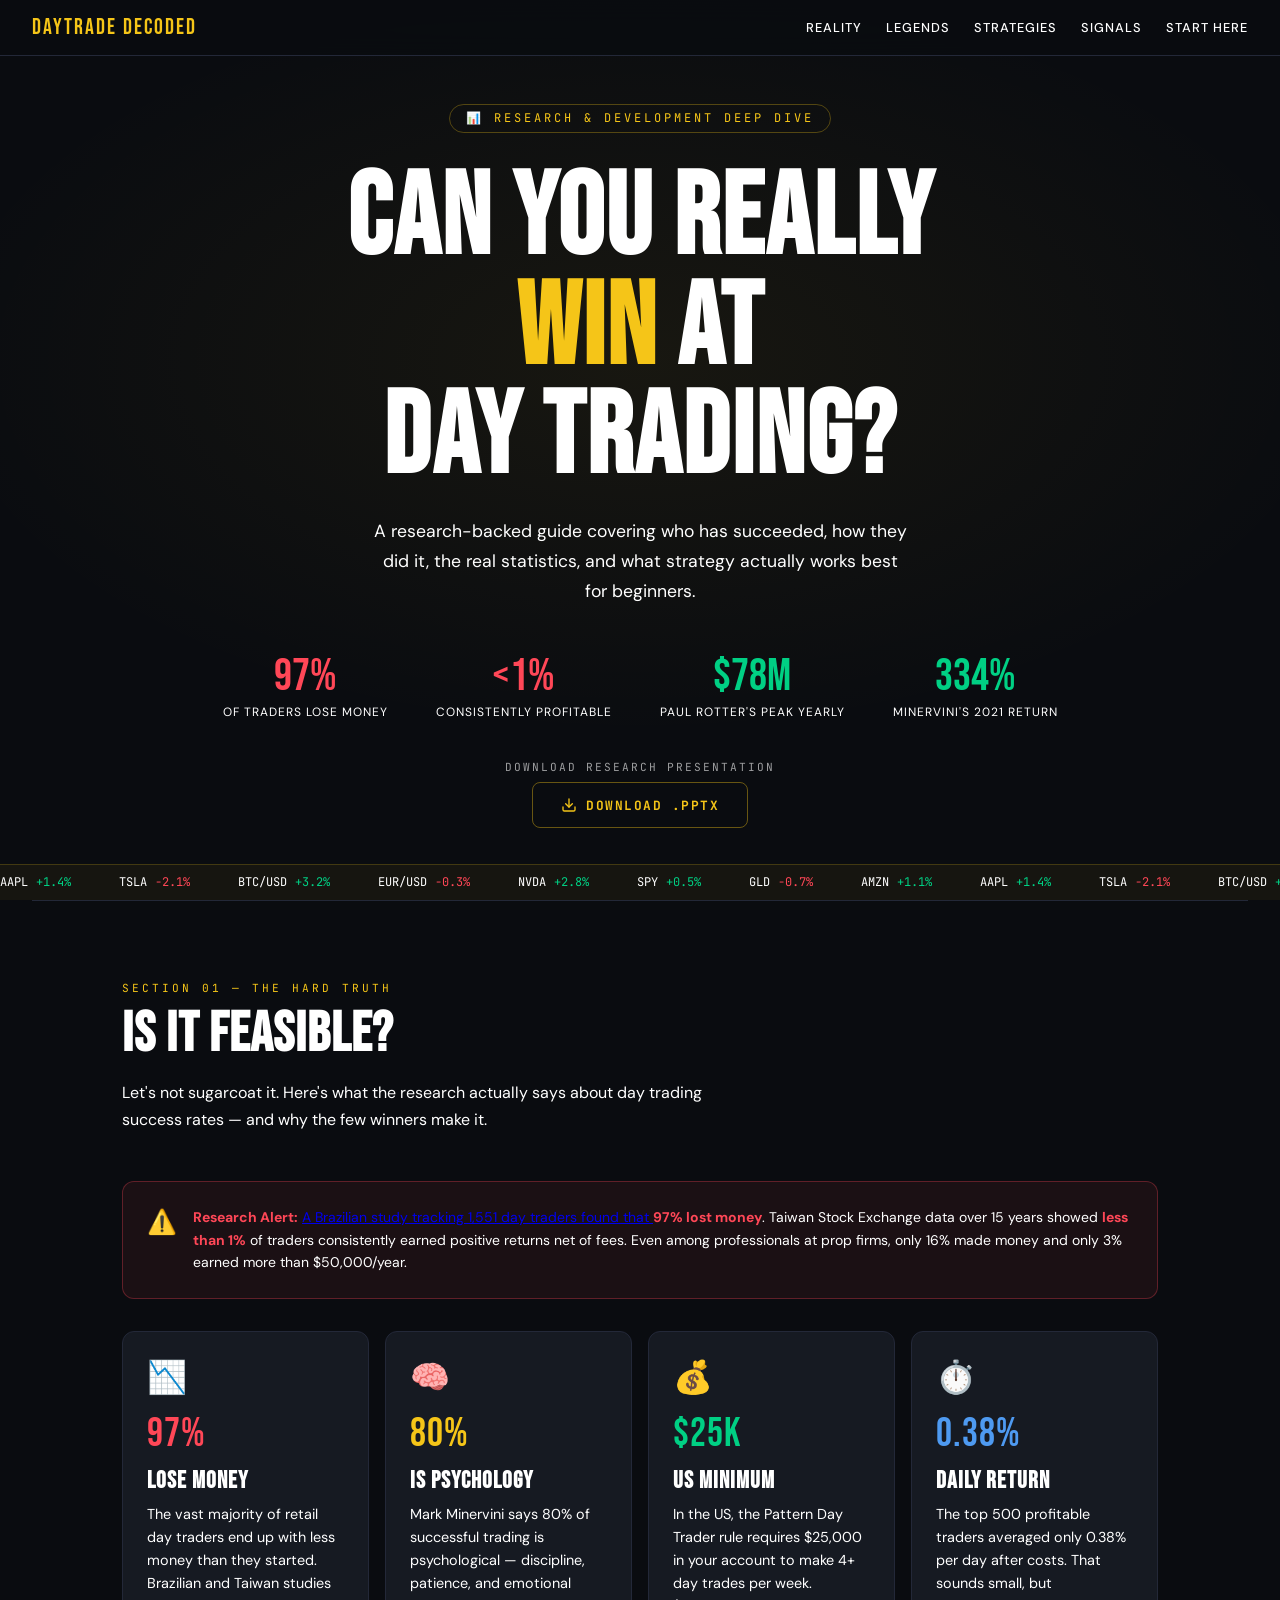
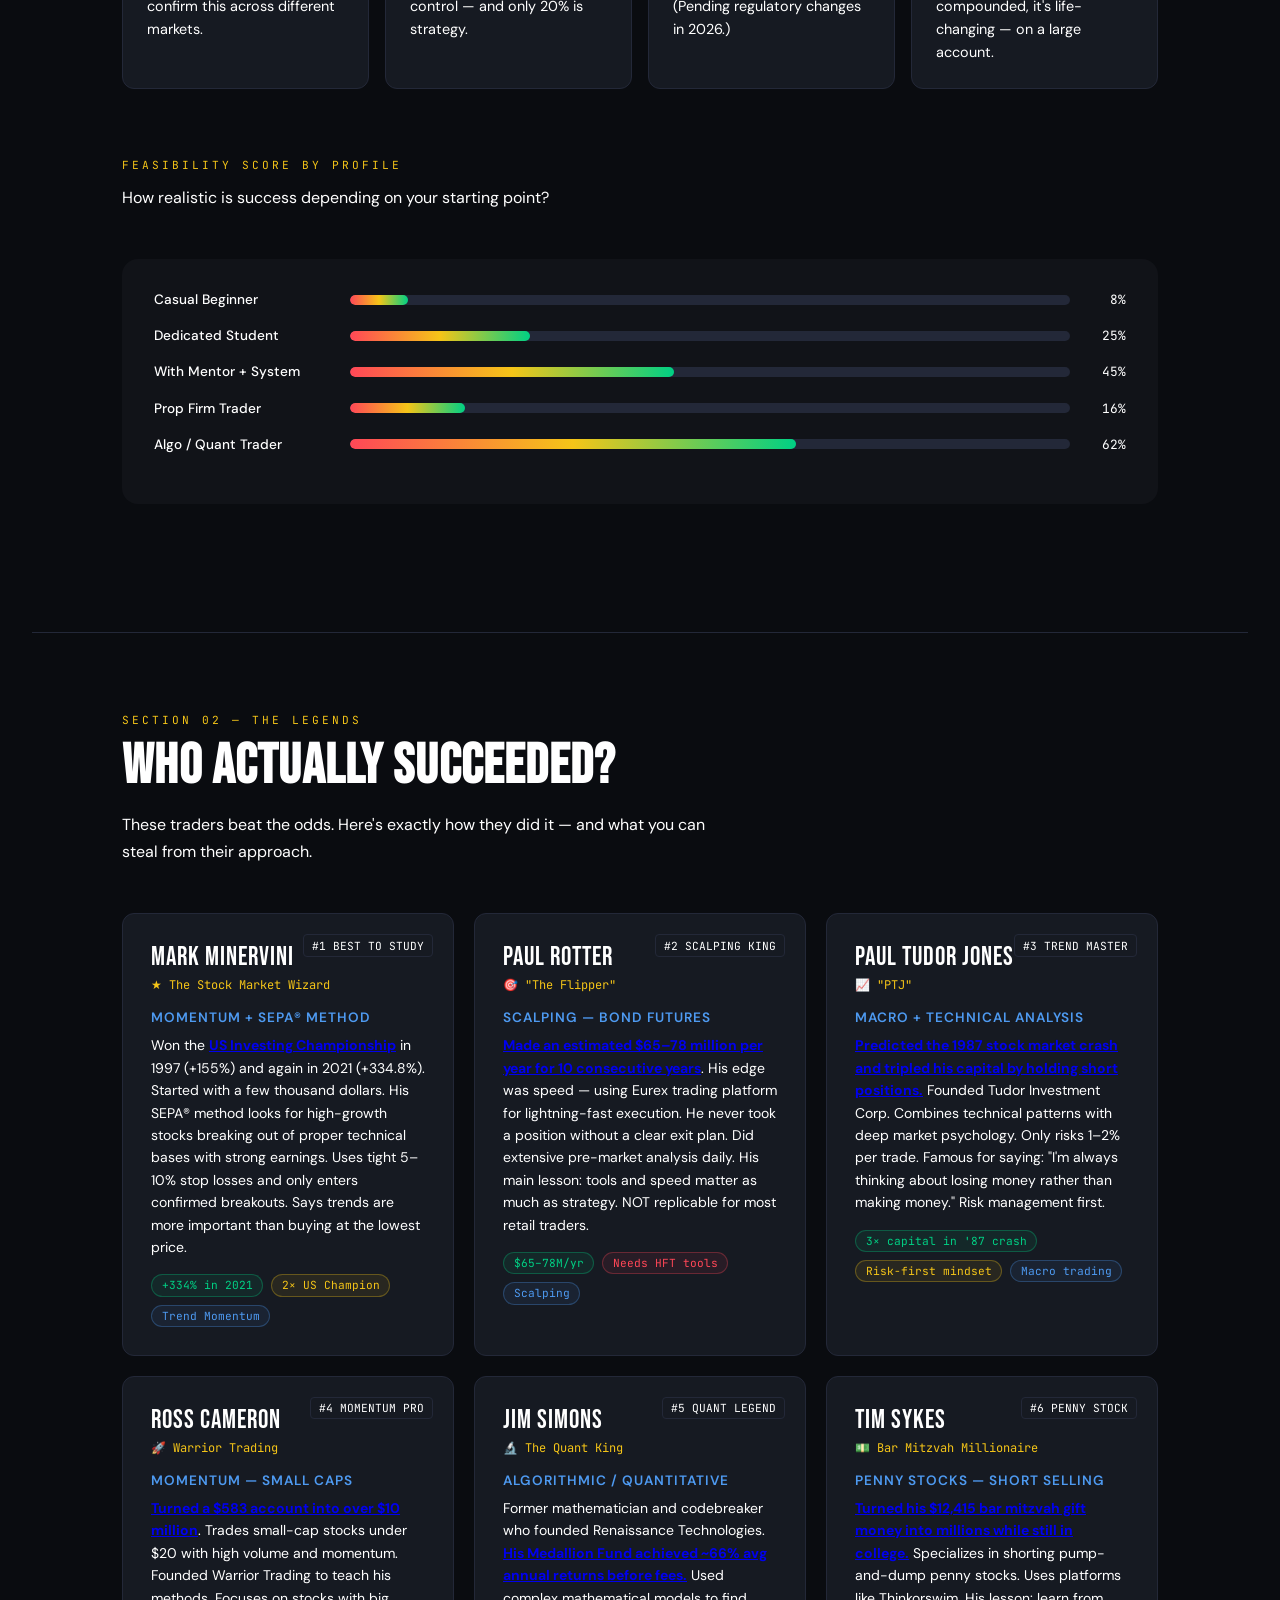
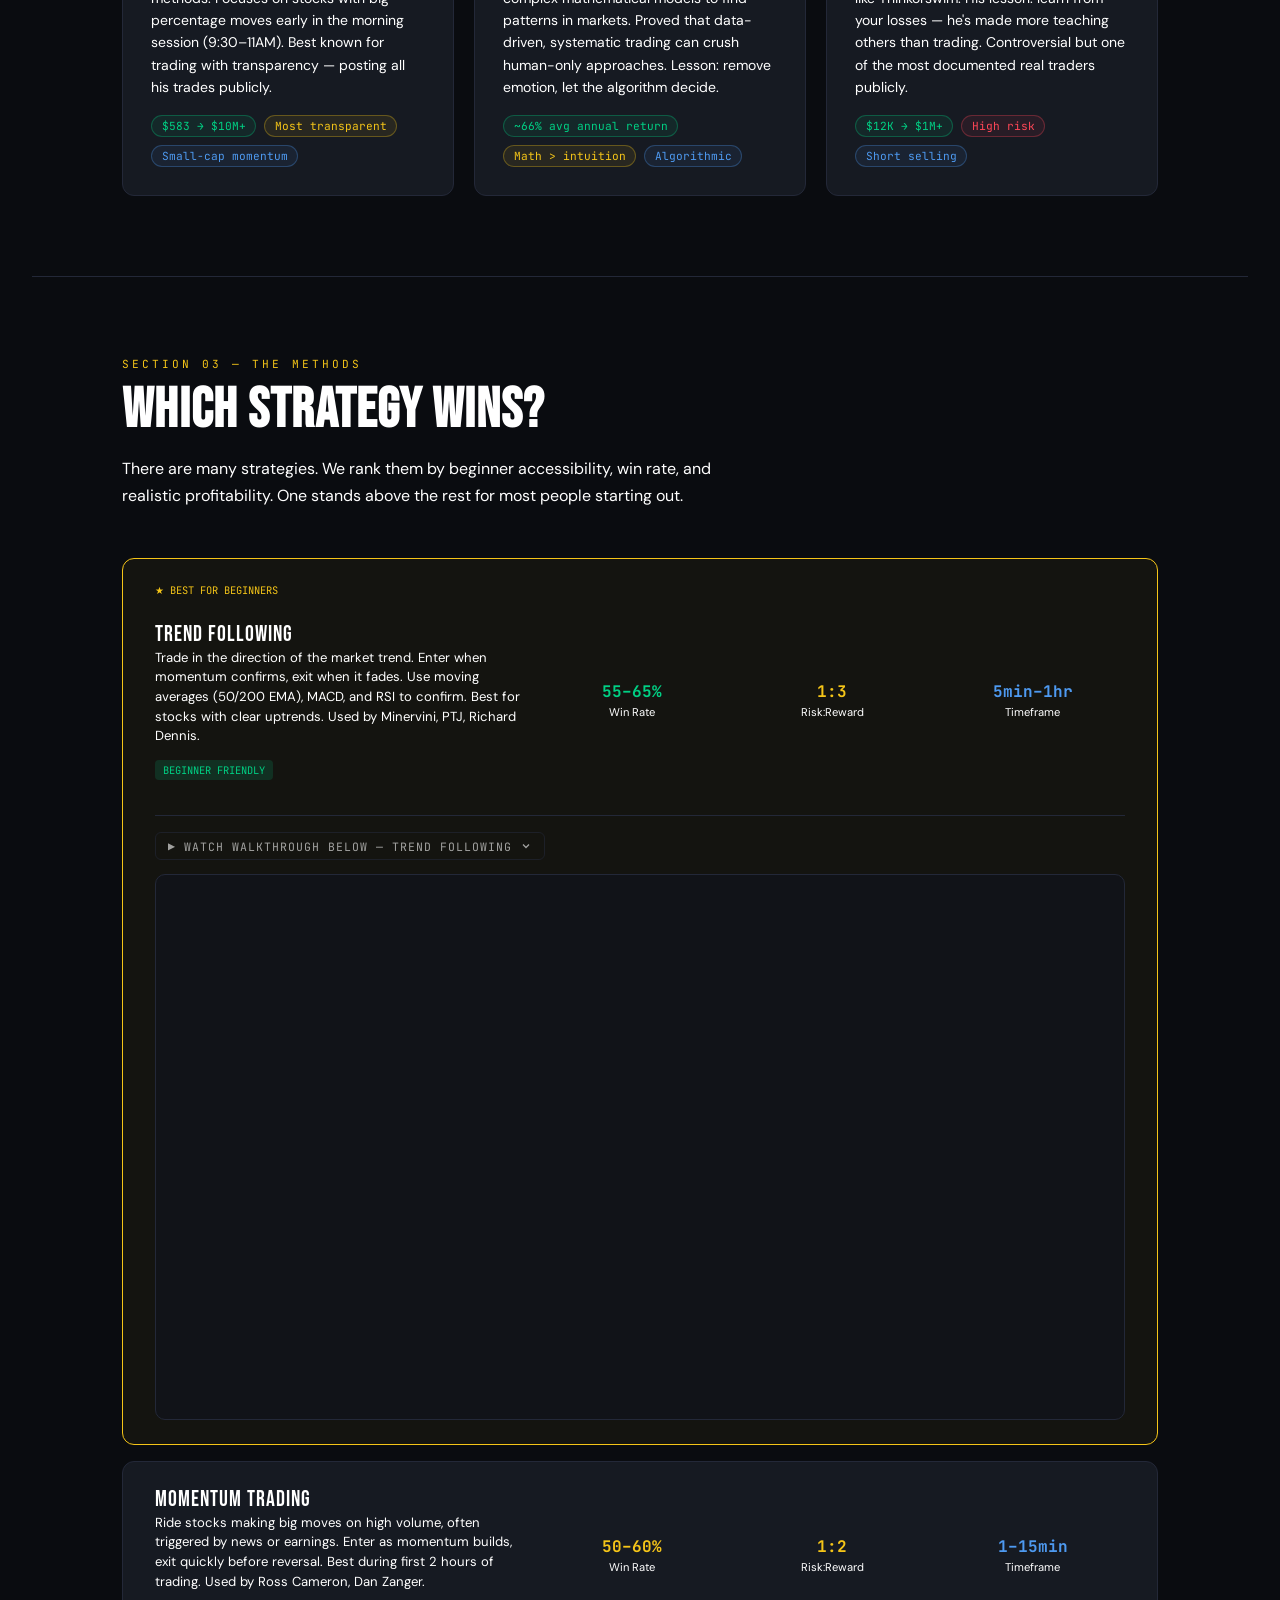
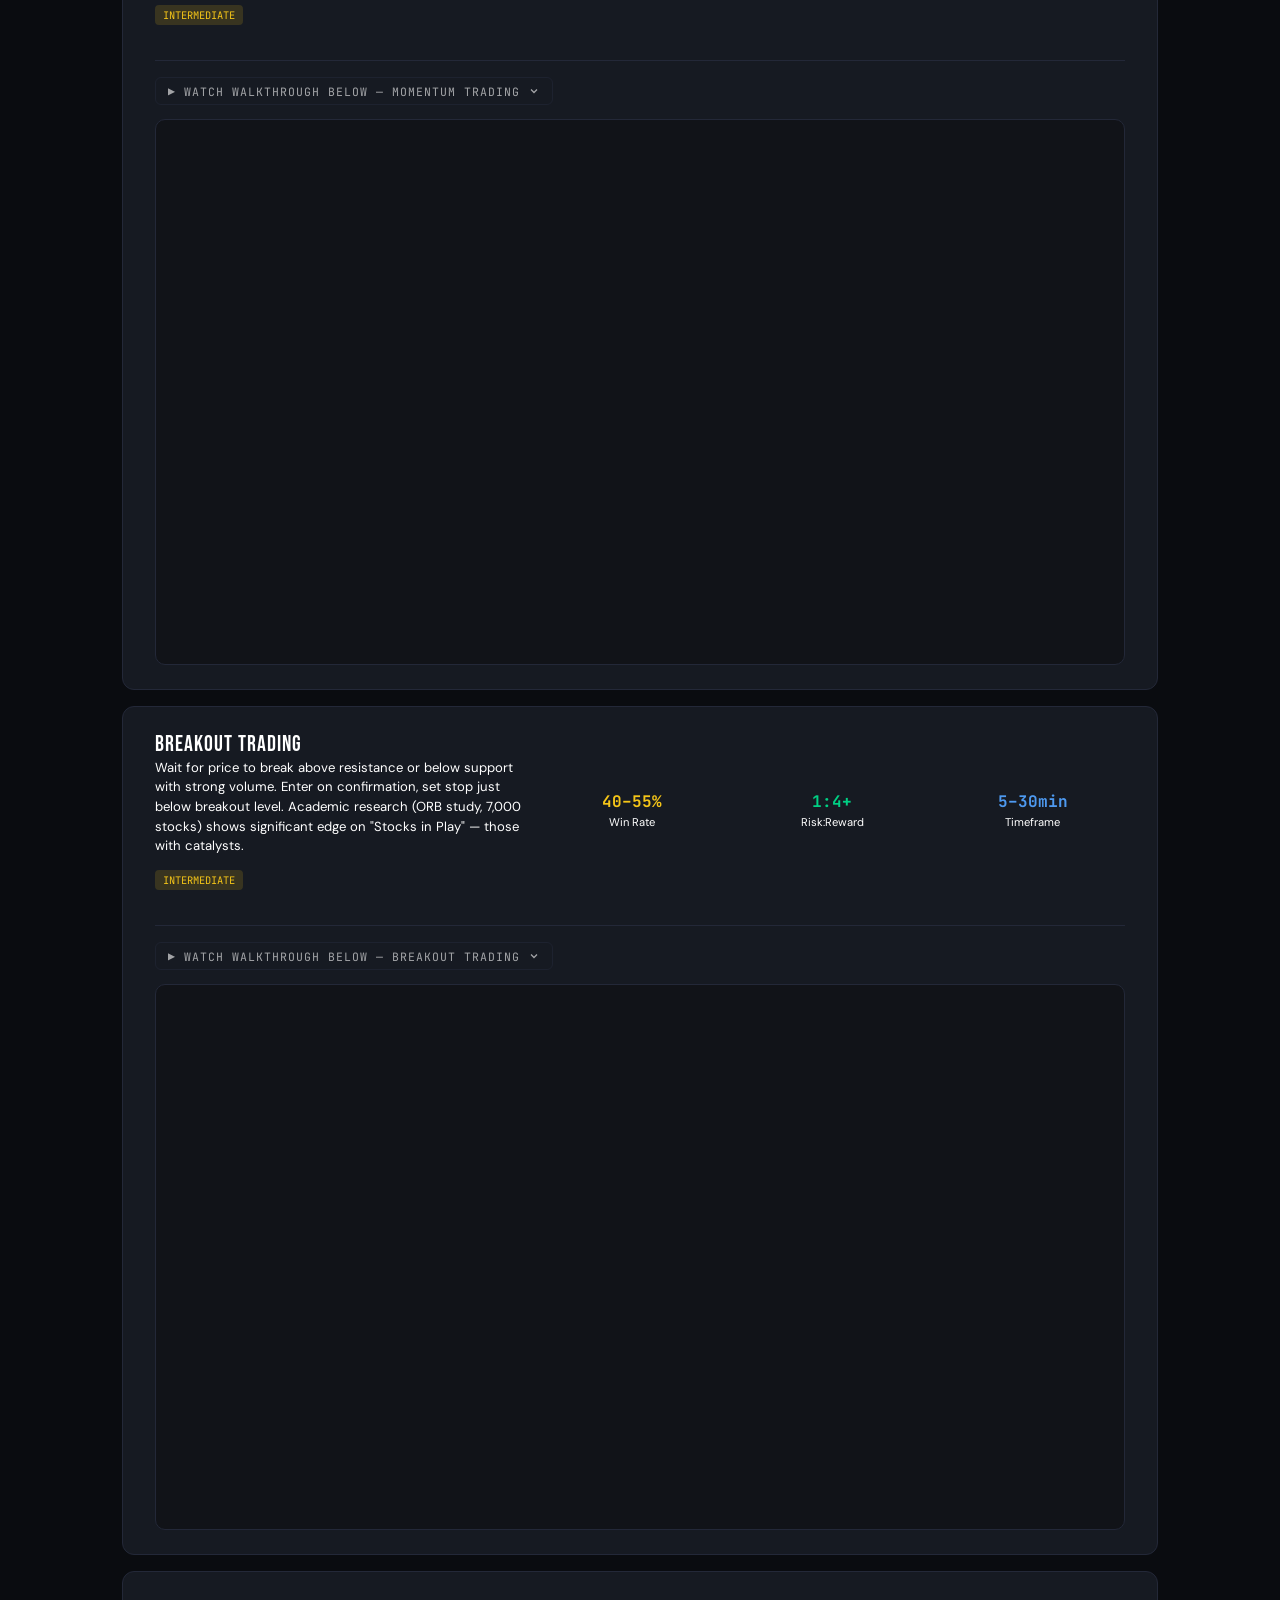
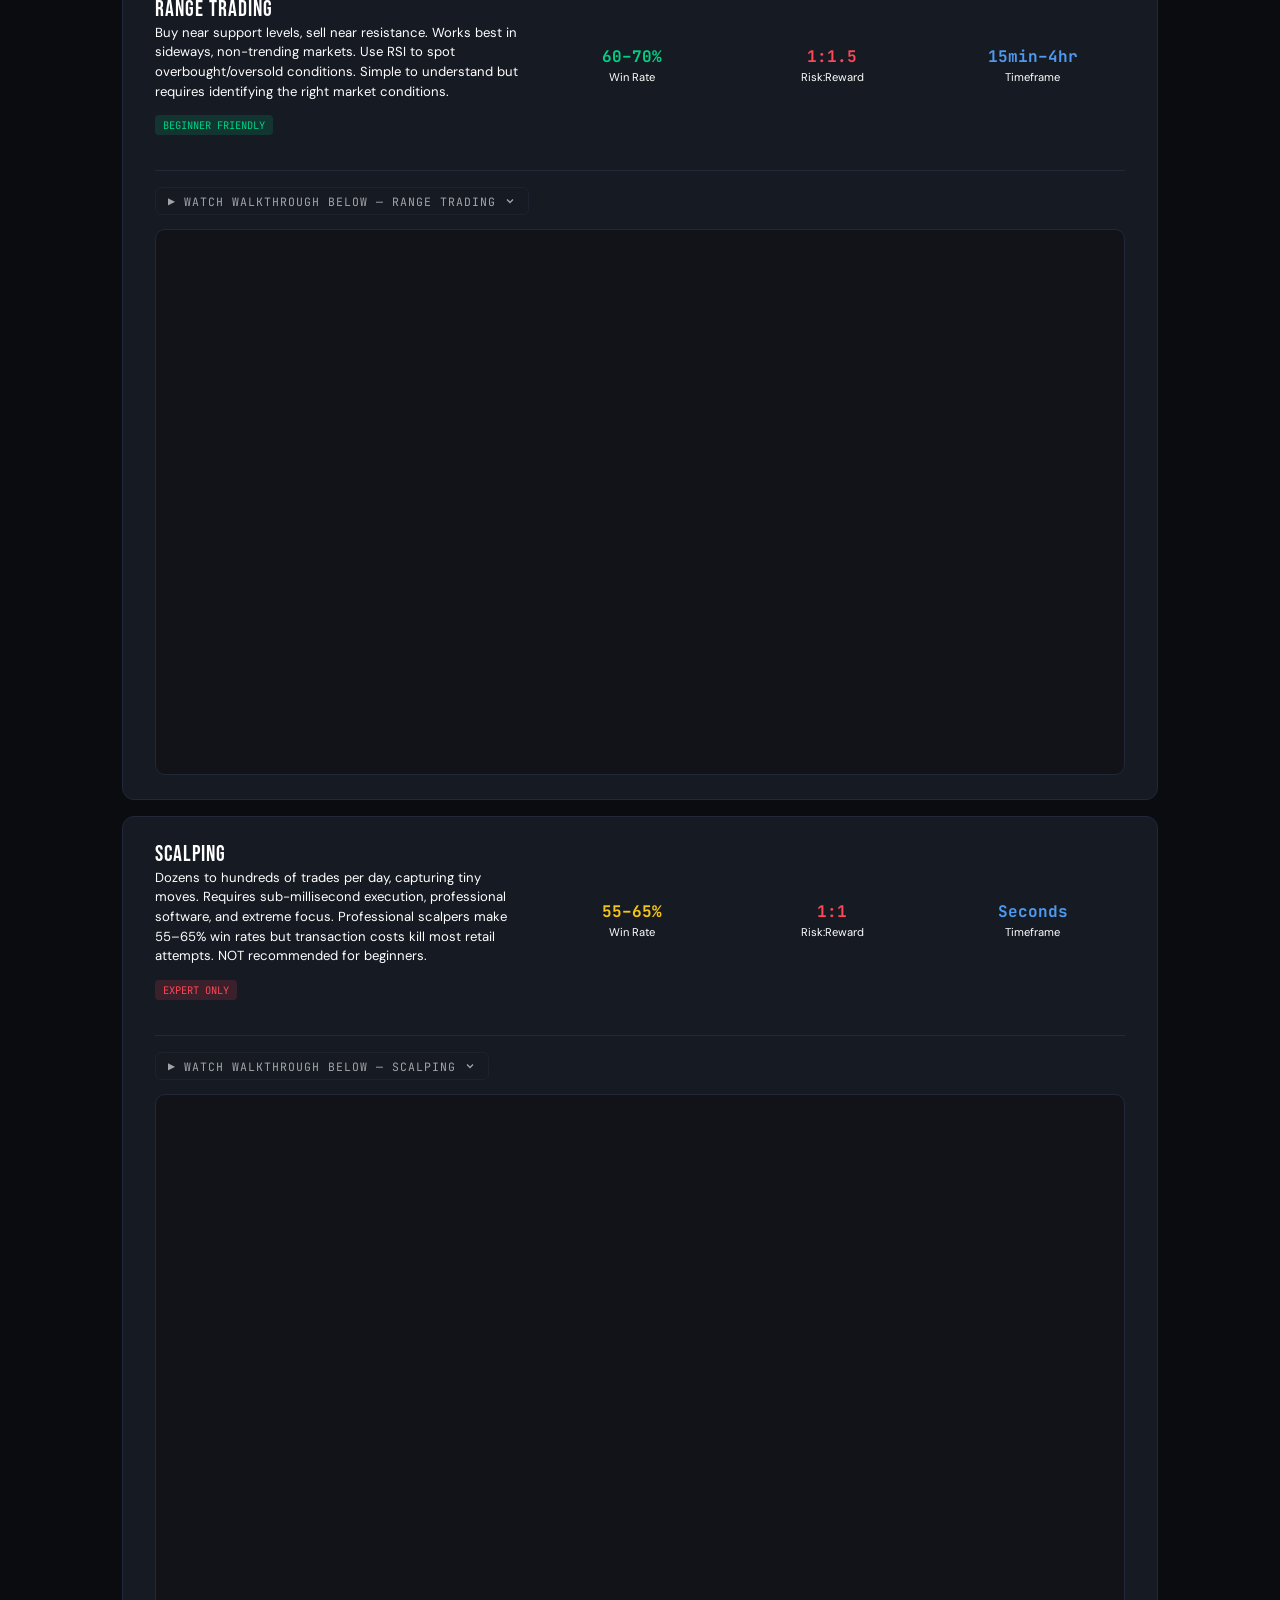
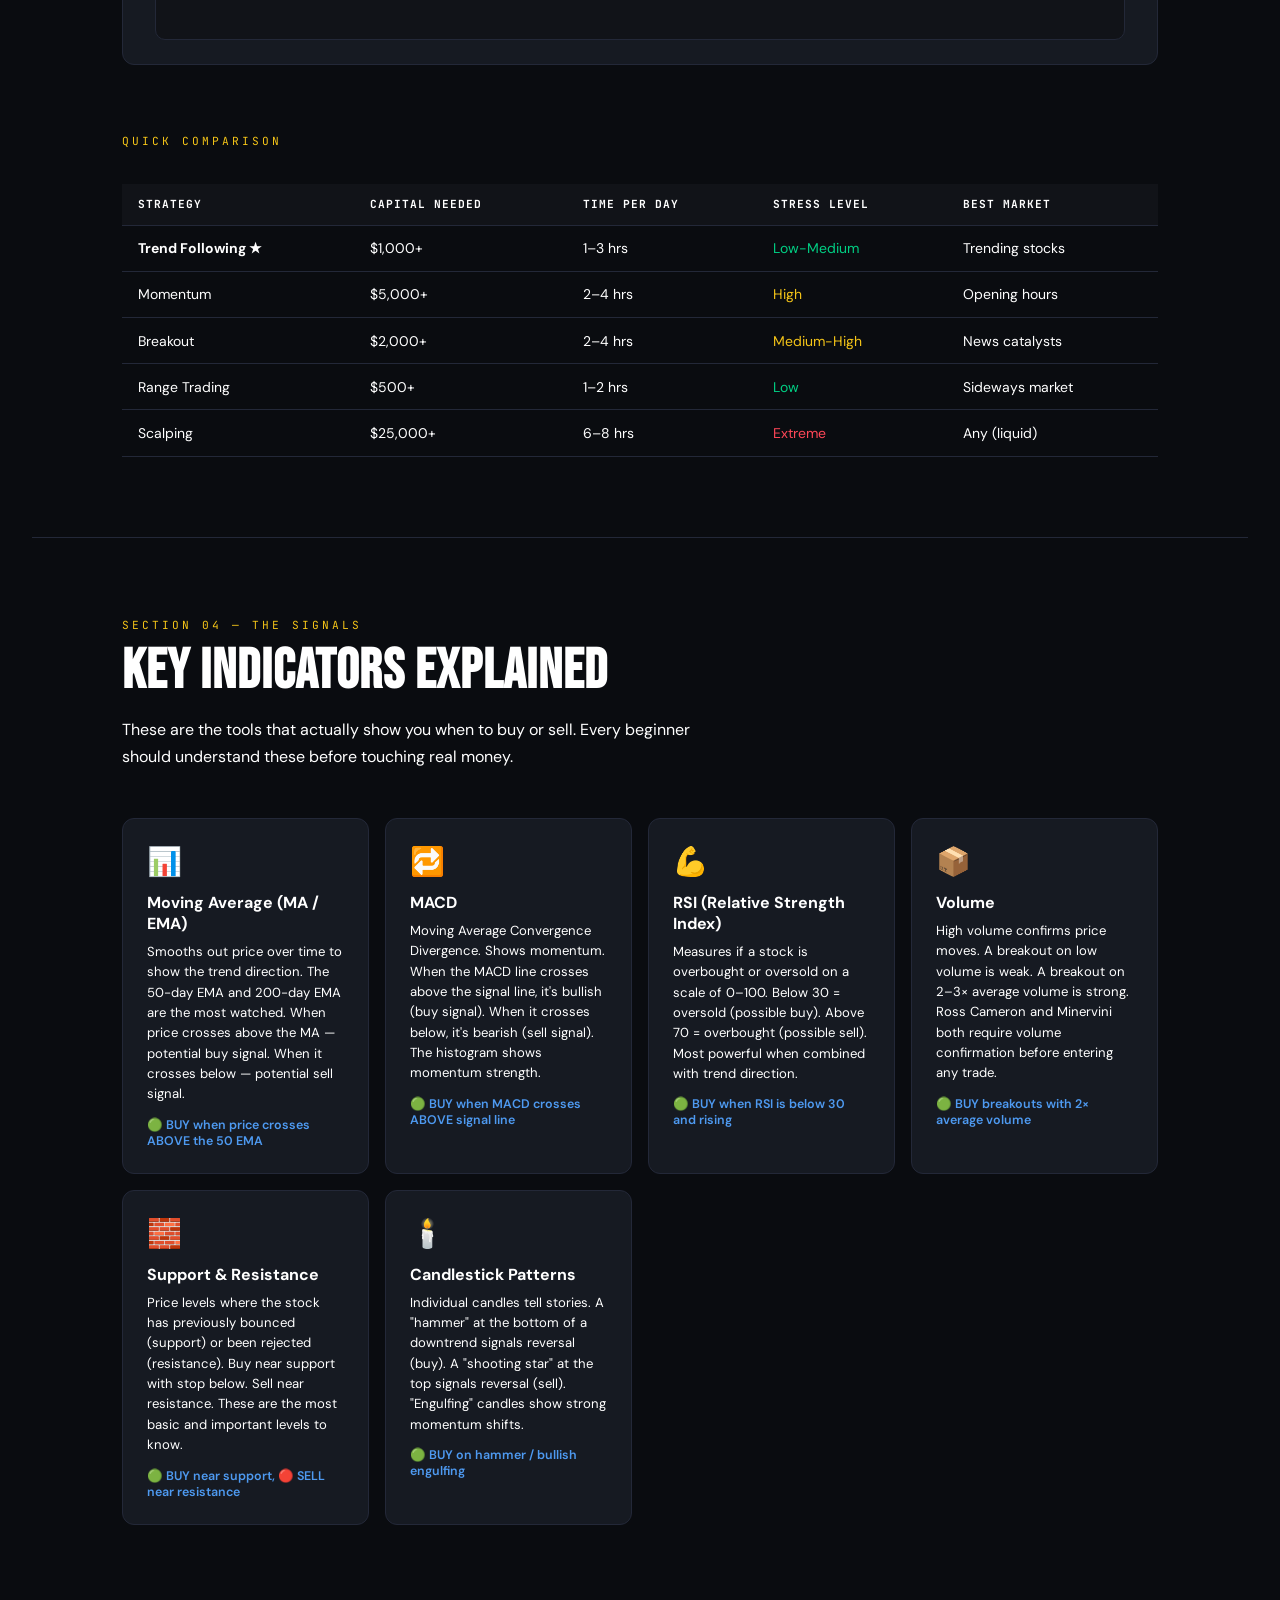
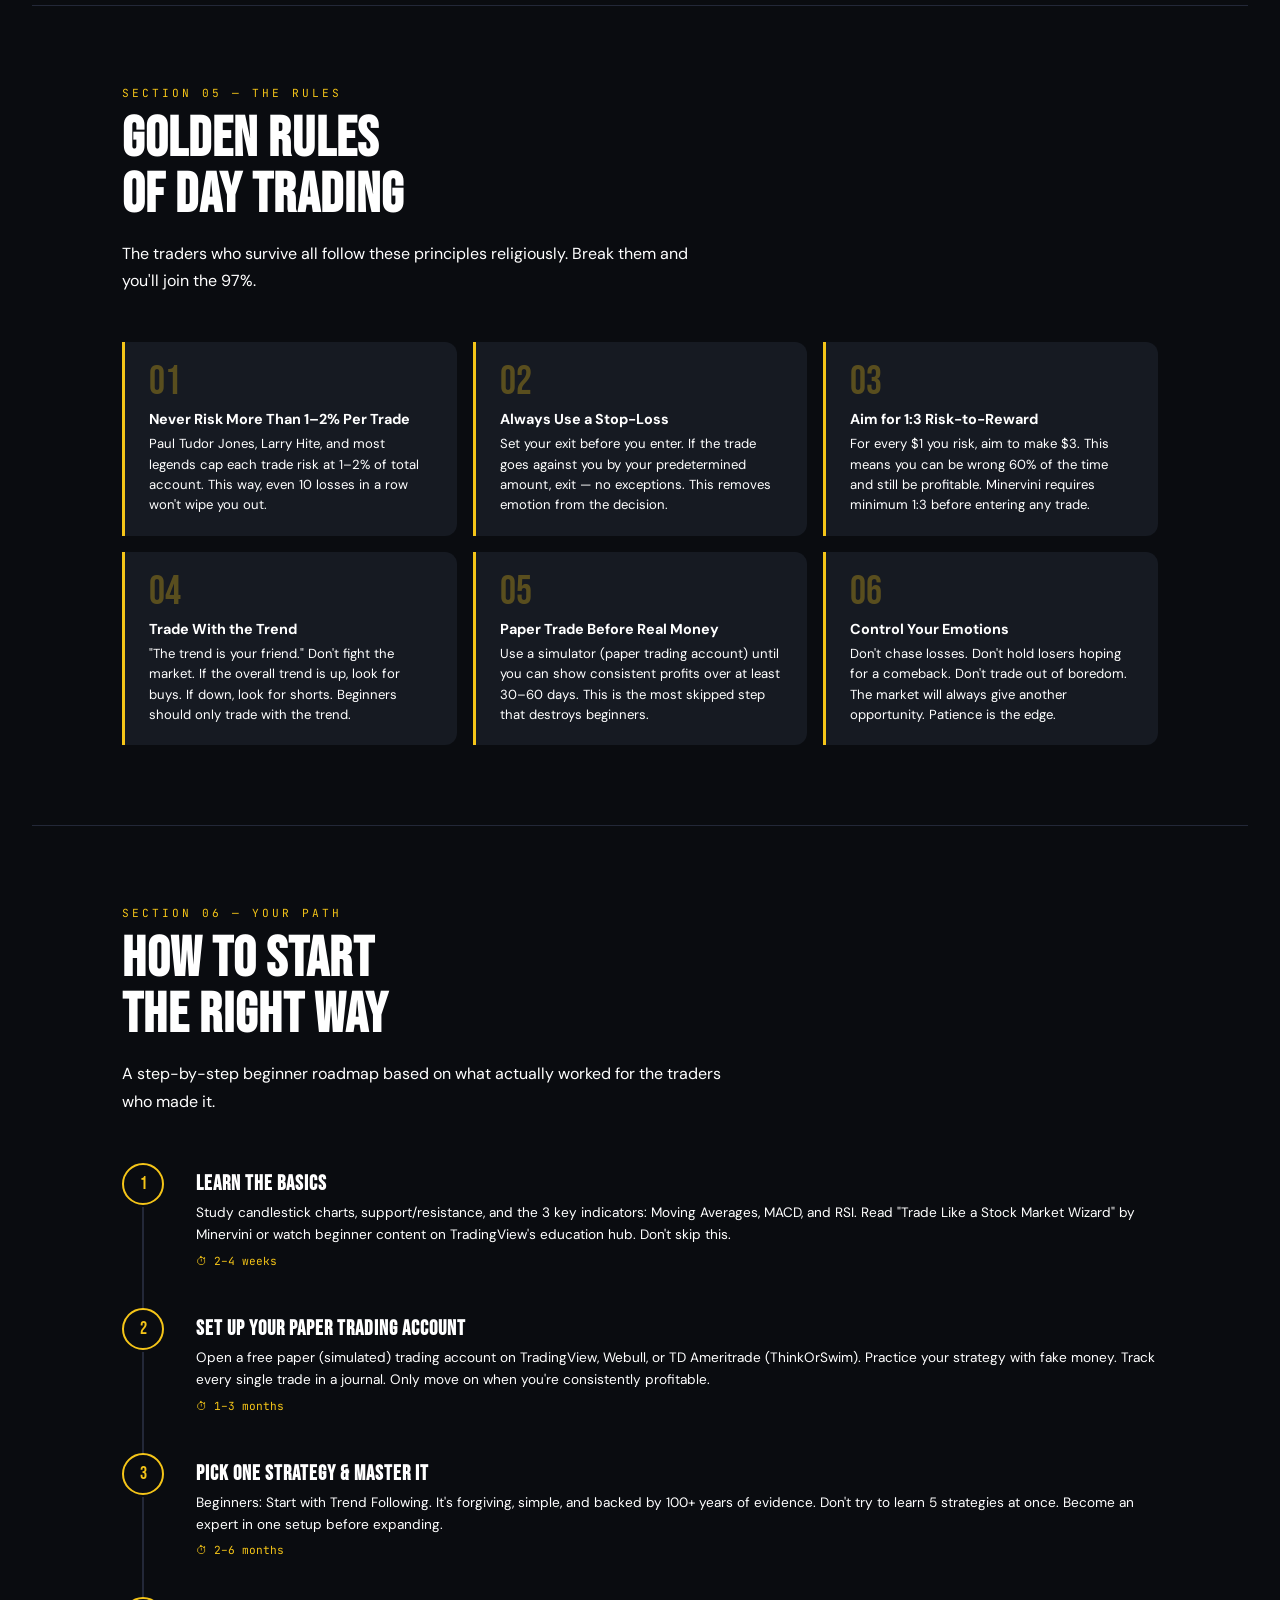
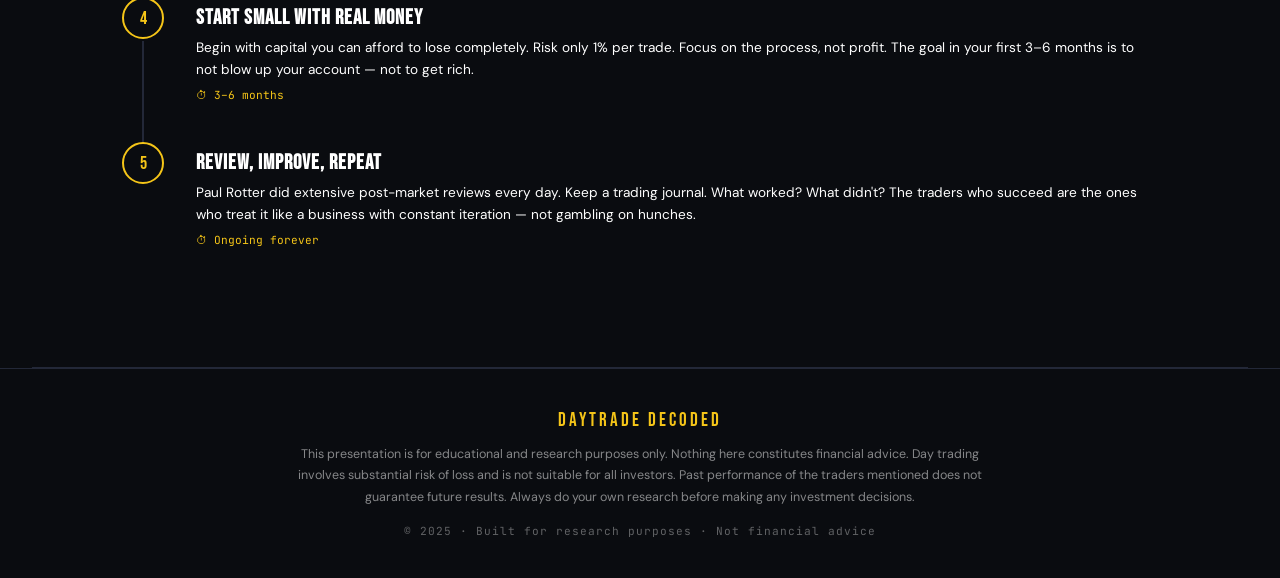
<file: dayTrading/index.html>
<!DOCTYPE html>
<html lang="en">
<head>
<meta charset="UTF-8">
<meta name="viewport" content="width=device-width, initial-scale=1.0">
<title>Day Trading: Research, Reality & Strategy</title>
<link href="https://fonts.googleapis.com/css2?family=Bebas+Neue&family=DM+Sans:wght@300;400;500;700&family=JetBrains+Mono:wght@400;700&display=swap" rel="stylesheet">
<link rel="stylesheet" href="daytrading_presentation.css">

</head>
<body>

<nav>
  <div class="nav-logo">DAYTRADE DECODED</div>
  <div class="nav-links">
    <a href="#reality">Reality</a>
    <a href="#traders">Legends</a>
    <a href="#strategies">Strategies</a>
    <a href="#signals">Signals</a>
    <a href="#roadmap">Start Here</a>
  </div>
</nav>

<!-- HERO -->
<div class="hero">
  <div class="hero-tag">📊 Research & Development Deep Dive</div>
  <h1>CAN YOU REALLY<br><span>WIN</span> AT<br>DAY TRADING?</h1>
  <p>A research-backed guide covering who has succeeded, how they did it, the real statistics, and what strategy actually works best for beginners.</p>
  <div class="hero-stats">
    <div class="hero-stat">
      <div class="number bad">97%</div>
      <div class="label">of traders lose money</div>
    </div>
    <div class="hero-stat">
      <div class="number bad">&lt;1%</div>
      <div class="label">consistently profitable</div>
    </div>
    <div class="hero-stat">
      <div class="number good">$78M</div>
      <div class="label">Paul Rotter's peak yearly</div>
    </div>
    <div class="hero-stat">
      <div class="number good">334%</div>
      <div class="label">Minervini's 2021 return</div>
    </div>
  </div>

  <div class="hero-download-wrap">
    <div class="dl-label">Download Research Presentation</div>
      <a class="btn-download" href="presentation/DayTrading_Research_Presentation.pptx">     
         <svg width="16" height="16" viewBox="0 0 24 24" fill="none" stroke="currentColor" stroke-width="2" stroke-linecap="round" stroke-linejoin="round"><path d="M21 15v4a2 2 0 0 1-2 2H5a2 2 0 0 1-2-2v-4"/><polyline points="7 10 12 15 17 10"/><line x1="12" y1="15" x2="12" y2="3"/></svg>
      Download .pptx
    </a>
  </div>
  <div class="ticker-bar">
    <div class="ticker-inner">
      <span class="ticker-item">AAPL <span class="up">+1.4%</span></span>
      <span class="ticker-item">TSLA <span class="dn">-2.1%</span></span>
      <span class="ticker-item">BTC/USD <span class="up">+3.2%</span></span>
      <span class="ticker-item">EUR/USD <span class="dn">-0.3%</span></span>
      <span class="ticker-item">NVDA <span class="up">+2.8%</span></span>
      <span class="ticker-item">SPY <span class="up">+0.5%</span></span>
      <span class="ticker-item">GLD <span class="dn">-0.7%</span></span>
      <span class="ticker-item">AMZN <span class="up">+1.1%</span></span>
      <!-- repeat for seamless scroll -->
      <span class="ticker-item">AAPL <span class="up">+1.4%</span></span>
      <span class="ticker-item">TSLA <span class="dn">-2.1%</span></span>
      <span class="ticker-item">BTC/USD <span class="up">+3.2%</span></span>
      <span class="ticker-item">EUR/USD <span class="dn">-0.3%</span></span>
      <span class="ticker-item">NVDA <span class="up">+2.8%</span></span>
      <span class="ticker-item">SPY <span class="up">+0.5%</span></span>
      <span class="ticker-item">GLD <span class="dn">-0.7%</span></span>
      <span class="ticker-item">AMZN <span class="up">+1.1%</span></span>
    </div>
  </div>
</div>

<hr class="divider">

<!-- REALITY CHECK -->
<section id="reality">
  <div class="section-label">Section 01 — The Hard Truth</div>
  <h2 class="section-title">IS IT FEASIBLE?</h2>
  <p class="section-sub">Let's not sugarcoat it. Here's what the research actually says about day trading success rates — and why the few winners make it.</p>

  <div class="warning-box reveal">
    <div class="warn-icon">⚠️</div>
    <p><strong>Research Alert:</strong> <a href="https://papers.ssrn.com/sol3/papers.cfm?abstract_id=3423101"> A Brazilian study tracking 1,551 day traders found that </a><strong>97% lost money</strong>. Taiwan Stock Exchange data over 15 years showed <strong>less than 1%</strong> of traders consistently earned positive returns net of fees. Even among professionals at prop firms, only 16% made money and only 3% earned more than $50,000/year.</p>
  </div>

  <div class="reality-grid reveal">
    <div class="reality-card">
      <div class="card-icon">📉</div>
      <span class="accent-num" style="color:var(--red)">97%</span>
      <h3>Lose Money</h3>
      <p>The vast majority of retail day traders end up with less money than they started. Brazilian and Taiwan studies confirm this across different markets.</p>
    </div>
    <div class="reality-card">
      <div class="card-icon">🧠</div>
      <span class="accent-num" style="color:var(--accent)">80%</span>
      <h3>Is Psychology</h3>
      <p>Mark Minervini says 80% of successful trading is psychological — discipline, patience, and emotional control — and only 20% is strategy.</p>
    </div>
    <div class="reality-card">
      <div class="card-icon">💰</div>
      <span class="accent-num" style="color:var(--green)">$25K</span>
      <h3>US Minimum</h3>
      <p>In the US, the Pattern Day Trader rule requires $25,000 in your account to make 4+ day trades per week. (Pending regulatory changes in 2026.)</p>
    </div>
    <div class="reality-card">
      <div class="card-icon">⏱️</div>
      <span class="accent-num" style="color:var(--blue)">0.38%</span>
      <h3>Daily Return</h3>
      <p>The top 500 profitable traders averaged only 0.38% per day after costs. That sounds small, but compounded, it's life-changing — on a large account.</p>
    </div>
  </div>

  <br>
  <div class="section-label" style="margin-top:3rem">Feasibility Score by Profile</div>
  <p class="section-sub">How realistic is success depending on your starting point?</p>
  <div class="feasibility-section reveal">
    <div class="feasibility-row">
      <div class="feasibility-label">Casual Beginner</div>
      <div class="feasibility-bar-bg"><div class="feasibility-bar-fill" style="width:8%"></div></div>
      <div class="feasibility-pct">8%</div>
    </div>
    <div class="feasibility-row">
      <div class="feasibility-label">Dedicated Student</div>
      <div class="feasibility-bar-bg"><div class="feasibility-bar-fill" style="width:25%"></div></div>
      <div class="feasibility-pct">25%</div>
    </div>
    <div class="feasibility-row">
      <div class="feasibility-label">With Mentor + System</div>
      <div class="feasibility-bar-bg"><div class="feasibility-bar-fill" style="width:45%"></div></div>
      <div class="feasibility-pct">45%</div>
    </div>
    <div class="feasibility-row">
      <div class="feasibility-label">Prop Firm Trader</div>
      <div class="feasibility-bar-bg"><div class="feasibility-bar-fill" style="width:16%"></div></div>
      <div class="feasibility-pct">16%</div>
    </div>
    <div class="feasibility-row">
      <div class="feasibility-label">Algo / Quant Trader</div>
      <div class="feasibility-bar-bg"><div class="feasibility-bar-fill" style="width:62%"></div></div>
      <div class="feasibility-pct">62%</div>
    </div>
  </div>
</section>

<hr class="divider">

<!-- FAMOUS TRADERS -->
<section id="traders">
  <div class="section-label">Section 02 — The Legends</div>
  <h2 class="section-title">WHO ACTUALLY SUCCEEDED?</h2>
  <p class="section-sub">These traders beat the odds. Here's exactly how they did it — and what you can steal from their approach.</p>

  <div class="traders-grid">

    <div class="trader-card reveal">
      <div class="trader-rank">#1 BEST TO STUDY</div>
      <div class="trader-name">MARK MINERVINI</div>
      <div class="trader-nick">★ The Stock Market Wizard</div>
      <div class="trader-strategy">Momentum + SEPA® Method</div>
      <p>Won the <a href="https://www.daytrading.com/mark-minervini-momentum-strategies"><strong>US Investing Championship</strong></a> in 1997 (+155%) and again in 2021 (+334.8%). Started with a few thousand dollars. His SEPA® method looks for high-growth stocks breaking out of proper technical bases with strong earnings. Uses tight 5–10% stop losses and only enters confirmed breakouts. Says trends are more important than buying at the lowest price.</p>
      <div class="trader-stat">
        <span class="chip green">+334% in 2021</span>
        <span class="chip yellow">2× US Champion</span>
        <span class="chip blue">Trend Momentum</span>
      </div>
    </div>

    <div class="trader-card reveal">
      <div class="trader-rank">#2 SCALPING KING</div>
      <div class="trader-name">PAUL ROTTER</div>
      <div class="trader-nick">🎯 "The Flipper"</div>
      <div class="trader-strategy">Scalping — Bond Futures</div>
      <p><a href="https://fbs.eu/en/analytics/guidebooks/scalping-62/"><strong>Made an estimated $65–78 million per year for 10 consecutive years</strong></a>. His edge was speed — using Eurex trading platform for lightning-fast execution. He never took a position without a clear exit plan. Did extensive pre-market analysis daily. His main lesson: tools and speed matter as much as strategy. NOT replicable for most retail traders.</p>
      <div class="trader-stat">
        <span class="chip green">$65–78M/yr</span>
        <span class="chip red">Needs HFT tools</span>
        <span class="chip blue">Scalping</span>
      </div>
    </div>

    <div class="trader-card reveal">
      <div class="trader-rank">#3 TREND MASTER</div>
      <div class="trader-name">PAUL TUDOR JONES</div>
      <div class="trader-nick">📈 "PTJ"</div>
      <div class="trader-strategy">Macro + Technical Analysis</div>
      <p><a href="https://www.fool.com/investing/2025/10/21/billionaire-paul-tudor-jones-surge-ai-stocks/"><strong>Predicted the 1987 stock market crash and tripled his capital by holding short positions.</strong></a> Founded Tudor Investment Corp. Combines technical patterns with deep market psychology. Only risks 1–2% per trade. Famous for saying: "I'm always thinking about losing money rather than making money." Risk management first.</p>
      <div class="trader-stat">
        <span class="chip green">3× capital in '87 crash</span>
        <span class="chip yellow">Risk-first mindset</span>
        <span class="chip blue">Macro trading</span>
      </div>
    </div>

    <div class="trader-card reveal">
      <div class="trader-rank">#4 MOMENTUM PRO</div>
      <div class="trader-name">ROSS CAMERON</div>
      <div class="trader-nick">🚀 Warrior Trading</div>
      <div class="trader-strategy">Momentum — Small Caps</div>
      <p><a href="https://www.entrepreneur.com/money-finance/how-i-turned-583-into-10-million-by-day-trading/456246"><strong>Turned a $583 account into over $10 million</strong></a>. Trades small-cap stocks under $20 with high volume and momentum. Founded Warrior Trading to teach his methods. Focuses on stocks with big percentage moves early in the morning session (9:30–11AM). Best known for trading with transparency — posting all his trades publicly.</p>
      <div class="trader-stat">
        <span class="chip green">$583 → $10M+</span>
        <span class="chip yellow">Most transparent</span>
        <span class="chip blue">Small-cap momentum</span>
      </div>
    </div>

    <div class="trader-card reveal">
      <div class="trader-rank">#5 QUANT LEGEND</div>
      <div class="trader-name">JIM SIMONS</div>
      <div class="trader-nick">🔬 The Quant King</div>
      <div class="trader-strategy">Algorithmic / Quantitative</div>
      <p>Former mathematician and codebreaker who founded Renaissance Technologies. <a href="https://www.quantifiedstrategies.com/jim-simons/"><strong>His Medallion Fund achieved ~66% avg annual returns before fees.</strong></a> Used complex mathematical models to find patterns in markets. Proved that data-driven, systematic trading can crush human-only approaches. Lesson: remove emotion, let the algorithm decide.</p>
      <div class="trader-stat">
        <span class="chip green">~66% avg annual return</span>
        <span class="chip yellow">Math > intuition</span>
        <span class="chip blue">Algorithmic</span>
      </div>
    </div>

    <div class="trader-card reveal">
      <div class="trader-rank">#6 PENNY STOCK</div>
      <div class="trader-name">TIM SYKES</div>
      <div class="trader-nick">💵 Bar Mitzvah Millionaire</div>
      <div class="trader-strategy">Penny Stocks — Short Selling</div>
      <p><a href="https://banyanhill.com/expert/tim-sykes/"><strong>Turned his $12,415 bar mitzvah gift money into millions while still in college.</strong></a> Specializes in shorting pump-and-dump penny stocks. Uses platforms like Thinkorswim. His lesson: learn from your losses — he's made more teaching others than trading. Controversial but one of the most documented real traders publicly.</p>
      <div class="trader-stat">
        <span class="chip green">$12K → $1M+</span>
        <span class="chip red">High risk</span>
        <span class="chip blue">Short selling</span>
      </div>
    </div>

  </div>
</section>

<hr class="divider">

<section id="strategies">
  <div class="section-label">Section 03 — The Methods</div>
  <h2 class="section-title">WHICH STRATEGY WINS?</h2>
  <p class="section-sub">There are many strategies. We rank them by beginner accessibility, win rate, and realistic profitability. One stands above the rest for most people starting out.</p>
 
  <div class="strategies-list">
 
   <!-- TREND FOLLOWING -->
    <div class="strategy-row best reveal">
      <div class="strat-cols">
        <div>
          <div class="strategy-name">TREND FOLLOWING</div>
          <div class="strategy-desc">Trade in the direction of the market trend. Enter when momentum confirms, exit when it fades. Use moving averages (50/200 EMA), MACD, and RSI to confirm. Best for stocks with clear uptrends. Used by Minervini, PTJ, Richard Dennis.</div>
          <div style="margin-top:0.75rem"><span class="diff easy">BEGINNER FRIENDLY</span></div>
        </div>
        <div class="strat-meta">
          <div class="meta-val" style="color:var(--green)">55–65%</div>
          <div class="meta-label">Win Rate</div>
        </div>
        <div class="strat-meta">
          <div class="meta-val" style="color:var(--accent)">1:3</div>
          <div class="meta-label">Risk:Reward</div>
        </div>
        <div class="strat-meta">
          <div class="meta-val" style="color:var(--blue)">5min–1hr</div>
          <div class="meta-label">Timeframe</div>
        </div>
      </div>
      <div class="yt-wrap">
        <div class="yt-toggle static">
            ▶ Watch Walkthrough Below — Trend Following
            <svg class="yt-arrow" width="12" height="12" viewBox="0 0 24 24" fill="none" stroke="currentColor" stroke-width="2.5">
              <polyline points="6 9 12 15 18 9"/>
            </svg>
          </div>

        <div class="yt-embed-box open">
          <iframe 
            src="https://www.youtube.com/embed/rf_EQvubKlk"
            title="Trend Following Walkthrough"
            allow="accelerometer; autoplay; clipboard-write; encrypted-media; gyroscope; picture-in-picture"
            allowfullscreen>
          </iframe>
        </div>
      </div>  
    </div>
 
    <!-- MOMENTUM TRADING -->
    <div class="strategy-row reveal">
      <div class="strat-cols">
        <div>
          <div class="strategy-name">MOMENTUM TRADING</div>
          <div class="strategy-desc">Ride stocks making big moves on high volume, often triggered by news or earnings. Enter as momentum builds, exit quickly before reversal. Best during first 2 hours of trading. Used by Ross Cameron, Dan Zanger.</div>
          <div style="margin-top:0.75rem"><span class="diff medium">INTERMEDIATE</span></div>
        </div>
        <div class="strat-meta">
          <div class="meta-val" style="color:var(--accent)">50–60%</div>
          <div class="meta-label">Win Rate</div>
        </div>
        <div class="strat-meta">
          <div class="meta-val" style="color:var(--accent)">1:2</div>
          <div class="meta-label">Risk:Reward</div>
        </div>
        <div class="strat-meta">
          <div class="meta-val" style="color:var(--blue)">1–15min</div>
          <div class="meta-label">Timeframe</div>
        </div>
      </div>
      <div class="yt-wrap">
        <div class="yt-toggle static">
          ▶ Watch Walkthrough Below — Momentum Trading
            <svg class="yt-arrow" width="12" height="12" viewBox="0 0 24 24" fill="none" stroke="currentColor" stroke-width="2.5">
              <polyline points="6 9 12 15 18 9"/>
            </svg>
          </div>

        <div class="yt-embed-box open">
          <iframe 
            src="https://www.youtube.com/embed/TNVIspG7rKo?si=xnqT_BEHYGAkOzej"
            title="Trend Following Walkthrough"
            allow="accelerometer; autoplay; clipboard-write; encrypted-media; gyroscope; picture-in-picture"
            allowfullscreen>
          </iframe>
        </div>
      </div>  
      <!-- <div class="yt-wrap">
        <button class="yt-toggle" onclick="toggleYT(this)">
          ▶ Watch Walkthrough — Momentum Trading
          <svg class="yt-arrow" width="12" height="12" viewBox="0 0 24 24" fill="none" stroke="currentColor" stroke-width="2.5"><polyline points="6 9 12 15 18 9"/></svg>
        </button>
        <div class="yt-embed-box" data-src="https://www.youtube.com/embed/TNVIspG7rKo?si=xnqT_BEHYGAkOzej">
          <div class="yt-placeholder">
            <div class="yt-play-icon">
              <svg width="22" height="22" viewBox="0 0 24 24" fill="#ff4444"><polygon points="5 3 19 12 5 21 5 3"/></svg>
            </div>
          </div>
        </div>
      </div> -->
    </div>
 
    <!-- BREAKOUT TRADING -->
    <div class="strategy-row reveal">
      <div class="strat-cols">
        <div>
          <div class="strategy-name">BREAKOUT TRADING</div>
          <div class="strategy-desc">Wait for price to break above resistance or below support with strong volume. Enter on confirmation, set stop just below breakout level. Academic research (ORB study, 7,000 stocks) shows significant edge on "Stocks in Play" — those with catalysts.</div>
          <div style="margin-top:0.75rem"><span class="diff medium">INTERMEDIATE</span></div>
        </div>
        <div class="strat-meta">
          <div class="meta-val" style="color:var(--accent)">40–55%</div>
          <div class="meta-label">Win Rate</div>
        </div>
        <div class="strat-meta">
          <div class="meta-val" style="color:var(--green)">1:4+</div>
          <div class="meta-label">Risk:Reward</div>
        </div>
        <div class="strat-meta">
          <div class="meta-val" style="color:var(--blue)">5–30min</div>
          <div class="meta-label">Timeframe</div>
        </div>
      </div>
      <div class="yt-wrap">
        <div class="yt-toggle static">
          ▶ Watch Walkthrough Below — Breakout Trading
            <svg class="yt-arrow" width="12" height="12" viewBox="0 0 24 24" fill="none" stroke="currentColor" stroke-width="2.5">
              <polyline points="6 9 12 15 18 9"/>
            </svg>
          </div>

        <div class="yt-embed-box open">
          <iframe 
            src="https://www.youtube.com/embed/kytIBc69H7A?si=QFy_8zkk1UDcNs0u"
            title="Trend Following Walkthrough"
            allow="accelerometer; autoplay; clipboard-write; encrypted-media; gyroscope; picture-in-picture"
            allowfullscreen>
          </iframe>
        </div>
      </div>  
      <!-- <div class="yt-wrap">
        <button class="yt-toggle" onclick="toggleYT(this)">
          ▶ Watch Walkthrough — Breakout Trading
          <svg class="yt-arrow" width="12" height="12" viewBox="0 0 24 24" fill="none" stroke="currentColor" stroke-width="2.5"><polyline points="6 9 12 15 18 9"/></svg>
        </button>
        <div class="yt-embed-box" data-src="https://www.youtube.com/embed/kytIBc69H7A?si=QFy_8zkk1UDcNs0u">
          <div class="yt-placeholder">
            <div class="yt-play-icon">
              <svg width="22" height="22" viewBox="0 0 24 24" fill="#ff4444"><polygon points="5 3 19 12 5 21 5 3"/></svg>
            </div>          
          </div>
        </div>
      </div> -->
    </div>
 
    <!-- RANGE TRADING -->
    <div class="strategy-row reveal">
      <div class="strat-cols">
        <div>
          <div class="strategy-name">RANGE TRADING</div>
          <div class="strategy-desc">Buy near support levels, sell near resistance. Works best in sideways, non-trending markets. Use RSI to spot overbought/oversold conditions. Simple to understand but requires identifying the right market conditions.</div>
          <div style="margin-top:0.75rem"><span class="diff easy">BEGINNER FRIENDLY</span></div>
        </div>
        <div class="strat-meta">
          <div class="meta-val" style="color:var(--green)">60–70%</div>
          <div class="meta-label">Win Rate</div>
        </div>
        <div class="strat-meta">
          <div class="meta-val" style="color:var(--red)">1:1.5</div>
          <div class="meta-label">Risk:Reward</div>
        </div>
        <div class="strat-meta">
          <div class="meta-val" style="color:var(--blue)">15min–4hr</div>
          <div class="meta-label">Timeframe</div>
        </div>
      </div>
      <div class="yt-wrap">
        <div class="yt-toggle static">
          ▶ Watch Walkthrough Below — Range Trading
            <svg class="yt-arrow" width="12" height="12" viewBox="0 0 24 24" fill="none" stroke="currentColor" stroke-width="2.5">
              <polyline points="6 9 12 15 18 9"/>
            </svg>
          </div>

        <div class="yt-embed-box open">
          <iframe 
            src="https://www.youtube.com/embed/8-x2S8owxYQ?si=R2yU9gqV7wIEx-r3"
            title="Trend Following Walkthrough"
            allow="accelerometer; autoplay; clipboard-write; encrypted-media; gyroscope; picture-in-picture"
            allowfullscreen>
          </iframe>
        </div>
      </div>  
      <!-- <div class="yt-wrap">
        <button class="yt-toggle" onclick="toggleYT(this)">
          ▶ Watch Walkthrough — Range Trading
          <svg class="yt-arrow" width="12" height="12" viewBox="0 0 24 24" fill="none" stroke="currentColor" stroke-width="2.5"><polyline points="6 9 12 15 18 9"/></svg>
        </button>
        <div class="yt-embed-box" data-src="https://www.youtube.com/embed/8-x2S8owxYQ?si=R2yU9gqV7wIEx-r3">
          <div class="yt-placeholder">
            <div class="yt-play-icon">
              <svg width="22" height="22" viewBox="0 0 24 24" fill="#ff4444"><polygon points="5 3 19 12 5 21 5 3"/></svg>
            </div>
          </div>
        </div>
      </div> -->
    </div>
 
    <!-- SCALPING -->
    <div class="strategy-row reveal">
      <div class="strat-cols">
        <div>
          <div class="strategy-name">SCALPING</div>
          <div class="strategy-desc">Dozens to hundreds of trades per day, capturing tiny moves. Requires sub-millisecond execution, professional software, and extreme focus. Professional scalpers make 55–65% win rates but transaction costs kill most retail attempts. NOT recommended for beginners.</div>
          <div style="margin-top:0.75rem"><span class="diff hard">EXPERT ONLY</span></div>
        </div>
        <div class="strat-meta">
          <div class="meta-val" style="color:var(--accent)">55–65%</div>
          <div class="meta-label">Win Rate</div>
        </div>
        <div class="strat-meta">
          <div class="meta-val" style="color:var(--red)">1:1</div>
          <div class="meta-label">Risk:Reward</div>
        </div>
        <div class="strat-meta">
          <div class="meta-val" style="color:var(--blue)">Seconds</div>
          <div class="meta-label">Timeframe</div>
        </div>
      </div>
      <div class="yt-wrap">
        <div class="yt-toggle static">
          ▶ Watch Walkthrough Below — Scalping
            <svg class="yt-arrow" width="12" height="12" viewBox="0 0 24 24" fill="none" stroke="currentColor" stroke-width="2.5">
              <polyline points="6 9 12 15 18 9"/>
            </svg>
          </div>

        <div class="yt-embed-box open">
          <iframe 
            src="https://www.youtube.com/embed/p1W8Mjl4kWs?si=zBuRD8LUNzyycA9E"
            title="Trend Following Walkthrough"
            allow="accelerometer; autoplay; clipboard-write; encrypted-media; gyroscope; picture-in-picture"
            allowfullscreen>
          </iframe>
        </div>
      </div>  
      <!-- <div class="yt-wrap">
        <button class="yt-toggle" onclick="toggleYT(this)">
          ▶ Watch Walkthrough — Scalping
          <svg class="yt-arrow" width="12" height="12" viewBox="0 0 24 24" fill="none" stroke="currentColor" stroke-width="2.5"><polyline points="6 9 12 15 18 9"/></svg>
        </button>
        <div class="yt-embed-box" data-src="https://www.youtube.com/embed/p1W8Mjl4kWs?si=zBuRD8LUNzyycA9E">
          <div class="yt-placeholder">
            <div class="yt-play-icon">
              <svg width="22" height="22" viewBox="0 0 24 24" fill="#ff4444"><polygon points="5 3 19 12 5 21 5 3"/></svg>
            </div>
          </div>
        </div>
      </div> -->
    </div>
  </div>

 <!-- Comparison table -->

<br>
<div class="section-label" style="margin-top:3rem">Quick Comparison</div>
<div style="overflow-x: auto; -webkit-overflow-scrolling: touch;">
  <table class="comparison-table reveal" style="min-width: 600px;">
    <thead>
      <tr>
        <th>Strategy</th>
        <th>Capital Needed</th>
        <th>Time per Day</th>
        <th>Stress Level</th>
        <th>Best Market</th>
      </tr>
    </thead>
    <tbody>
      <tr>
        <td><strong>Trend Following ★</strong></td>
        <td>$1,000+</td>
        <td>1–3 hrs</td>
        <td style="color:var(--green)">Low-Medium</td>
        <td>Trending stocks</td>
      </tr>
      <tr>
        <td>Momentum</td>
        <td>$5,000+</td>
        <td>2–4 hrs</td>
        <td style="color:var(--accent)">High</td>
        <td>Opening hours</td>
      </tr>
      <tr>
        <td>Breakout</td>
        <td>$2,000+</td>
        <td>2–4 hrs</td>
        <td style="color:var(--accent)">Medium-High</td>
        <td>News catalysts</td>
      </tr>
      <tr>
        <td>Range Trading</td>
        <td>$500+</td>
        <td>1–2 hrs</td>
        <td style="color:var(--green)">Low</td>
        <td>Sideways market</td>
      </tr>
      <tr>
        <td>Scalping</td>
        <td>$25,000+</td>
        <td>6–8 hrs</td>
        <td style="color:var(--red)">Extreme</td>
        <td>Any (liquid)</td>
      </tr>
    </tbody>
  </table>
</div>
</section>
<hr class="divider">

<!-- INDICATORS -->
<section id="signals">
  <div class="section-label">Section 04 — The Signals</div>
  <h2 class="section-title">KEY INDICATORS EXPLAINED</h2>
  <p class="section-sub">These are the tools that actually show you when to buy or sell. Every beginner should understand these before touching real money.</p>

  <div class="indicators-grid">
    <div class="indicator-card reveal">
      <div class="ind-icon">📊</div>
      <h3>Moving Average (MA / EMA)</h3>
      <p>Smooths out price over time to show the trend direction. The 50-day EMA and 200-day EMA are the most watched. When price crosses above the MA — potential buy signal. When it crosses below — potential sell signal.</p>
      <div class="ind-use">🟢 BUY when price crosses ABOVE the 50 EMA</div>
    </div>
    <div class="indicator-card reveal">
      <div class="ind-icon">🔁</div>
      <h3>MACD</h3>
      <p>Moving Average Convergence Divergence. Shows momentum. When the MACD line crosses above the signal line, it's bullish (buy signal). When it crosses below, it's bearish (sell signal). The histogram shows momentum strength.</p>
      <div class="ind-use">🟢 BUY when MACD crosses ABOVE signal line</div>
    </div>
    <div class="indicator-card reveal">
      <div class="ind-icon">💪</div>
      <h3>RSI (Relative Strength Index)</h3>
      <p>Measures if a stock is overbought or oversold on a scale of 0–100. Below 30 = oversold (possible buy). Above 70 = overbought (possible sell). Most powerful when combined with trend direction.</p>
      <div class="ind-use">🟢 BUY when RSI is below 30 and rising</div>
    </div>
    <div class="indicator-card reveal">
      <div class="ind-icon">📦</div>
      <h3>Volume</h3>
      <p>High volume confirms price moves. A breakout on low volume is weak. A breakout on 2–3× average volume is strong. Ross Cameron and Minervini both require volume confirmation before entering any trade.</p>
      <div class="ind-use">🟢 BUY breakouts with 2× average volume</div>
    </div>
    <div class="indicator-card reveal">
      <div class="ind-icon">🧱</div>
      <h3>Support & Resistance</h3>
      <p>Price levels where the stock has previously bounced (support) or been rejected (resistance). Buy near support with stop below. Sell near resistance. These are the most basic and important levels to know.</p>
      <div class="ind-use">🟢 BUY near support, 🔴 SELL near resistance</div>
    </div>
    <div class="indicator-card reveal">
      <div class="ind-icon">🕯️</div>
      <h3>Candlestick Patterns</h3>
      <p>Individual candles tell stories. A "hammer" at the bottom of a downtrend signals reversal (buy). A "shooting star" at the top signals reversal (sell). "Engulfing" candles show strong momentum shifts.</p>
      <div class="ind-use">🟢 BUY on hammer / bullish engulfing</div>
    </div>
  </div>
</section>

<hr class="divider">

<!-- GOLDEN RULES -->
<section>
  <div class="section-label">Section 05 — The Rules</div>
  <h2 class="section-title">GOLDEN RULES<br>OF DAY TRADING</h2>
  <p class="section-sub">The traders who survive all follow these principles religiously. Break them and you'll join the 97%.</p>

  <div class="rules-grid">
    <div class="rule-card reveal">
      <div class="rule-num">01</div>
      <h3>Never Risk More Than 1–2% Per Trade</h3>
      <p>Paul Tudor Jones, Larry Hite, and most legends cap each trade risk at 1–2% of total account. This way, even 10 losses in a row won't wipe you out.</p>
    </div>
    <div class="rule-card reveal">
      <div class="rule-num">02</div>
      <h3>Always Use a Stop-Loss</h3>
      <p>Set your exit before you enter. If the trade goes against you by your predetermined amount, exit — no exceptions. This removes emotion from the decision.</p>
    </div>
    <div class="rule-card reveal">
      <div class="rule-num">03</div>
      <h3>Aim for 1:3 Risk-to-Reward</h3>
      <p>For every $1 you risk, aim to make $3. This means you can be wrong 60% of the time and still be profitable. Minervini requires minimum 1:3 before entering any trade.</p>
    </div>
    <div class="rule-card reveal">
      <div class="rule-num">04</div>
      <h3>Trade With the Trend</h3>
      <p>"The trend is your friend." Don't fight the market. If the overall trend is up, look for buys. If down, look for shorts. Beginners should only trade with the trend.</p>
    </div>
    <div class="rule-card reveal">
      <div class="rule-num">05</div>
      <h3>Paper Trade Before Real Money</h3>
      <p>Use a simulator (paper trading account) until you can show consistent profits over at least 30–60 days. This is the most skipped step that destroys beginners.</p>
    </div>
    <div class="rule-card reveal">
      <div class="rule-num">06</div>
      <h3>Control Your Emotions</h3>
      <p>Don't chase losses. Don't hold losers hoping for a comeback. Don't trade out of boredom. The market will always give another opportunity. Patience is the edge.</p>
    </div>
  </div>
</section>

<hr class="divider">

<!-- ROADMAP -->
<section id="roadmap">
  <div class="section-label">Section 06 — Your Path</div>
  <h2 class="section-title">HOW TO START<br>THE RIGHT WAY</h2>
  <p class="section-sub">A step-by-step beginner roadmap based on what actually worked for the traders who made it.</p>

  <div class="roadmap">
    <div class="roadmap-step reveal">
      <div class="step-circle">1</div>
      <div class="step-content">
        <h3>LEARN THE BASICS</h3>
        <p>Study candlestick charts, support/resistance, and the 3 key indicators: Moving Averages, MACD, and RSI. Read "Trade Like a Stock Market Wizard" by Minervini or watch beginner content on TradingView's education hub. Don't skip this.</p>
        <div class="step-duration">⏱ 2–4 weeks</div>
      </div>
    </div>
    <div class="roadmap-step reveal">
      <div class="step-circle">2</div>
      <div class="step-content">
        <h3>SET UP YOUR PAPER TRADING ACCOUNT</h3>
        <p>Open a free paper (simulated) trading account on TradingView, Webull, or TD Ameritrade (ThinkOrSwim). Practice your strategy with fake money. Track every single trade in a journal. Only move on when you're consistently profitable.</p>
        <div class="step-duration">⏱ 1–3 months</div>
      </div>
    </div>
    <div class="roadmap-step reveal">
      <div class="step-circle">3</div>
      <div class="step-content">
        <h3>PICK ONE STRATEGY & MASTER IT</h3>
        <p>Beginners: Start with Trend Following. It's forgiving, simple, and backed by 100+ years of evidence. Don't try to learn 5 strategies at once. Become an expert in one setup before expanding.</p>
        <div class="step-duration">⏱ 2–6 months</div>
      </div>
    </div>
    <div class="roadmap-step reveal">
      <div class="step-circle">4</div>
      <div class="step-content">
        <h3>START SMALL WITH REAL MONEY</h3>
        <p>Begin with capital you can afford to lose completely. Risk only 1% per trade. Focus on the process, not profit. The goal in your first 3–6 months is to not blow up your account — not to get rich.</p>
        <div class="step-duration">⏱ 3–6 months</div>
      </div>
    </div>
    <div class="roadmap-step reveal">
      <div class="step-circle">5</div>
      <div class="step-content">
        <h3>REVIEW, IMPROVE, REPEAT</h3>
        <p>Paul Rotter did extensive post-market reviews every day. Keep a trading journal. What worked? What didn't? The traders who succeed are the ones who treat it like a business with constant iteration — not gambling on hunches.</p>
        <div class="step-duration">⏱ Ongoing forever</div>
      </div>
    </div>
  </div>
</section>

<hr class="divider">

<!-- <section style="display:flex; justify-content:center;">
  <div class="cta-section reveal">
    <h2>PSE SCREENER</h2>
    <a href="PSE_screener.html" class="btn" onclick="alert('Open PSE Screener !')">Open PSE Screener →</a>
  </div>
</section> -->

 
<!-- FOOTER -->
<footer class="site-footer">
  <div class="footer-inner">
    <div class="footer-logo">DAYTRADE DECODED</div>
    <p class="footer-disclaimer">This presentation is for educational and research purposes only. Nothing here constitutes financial advice. Day trading involves substantial risk of loss and is not suitable for all investors. Past performance of the traders mentioned does not guarantee future results. Always do your own research before making any investment decisions.</p>
    <div class="footer-note">© 2025 · Built for research purposes · Not financial advice</div>
  </div>
</footer>

<!-- SCROLL TO TOP -->
<button id="scrollTopBtn" onclick="window.scrollTo({top:0,behavior:'smooth'})" title="Back to top">
  <svg width="18" height="18" viewBox="0 0 24 24" fill="none" stroke="currentColor" stroke-width="2.5" stroke-linecap="round" stroke-linejoin="round"><polyline points="18 15 12 9 6 15"/></svg>
</button>
<script src="daytrading_presentation.js"></script>

</body>
</html>
</file>
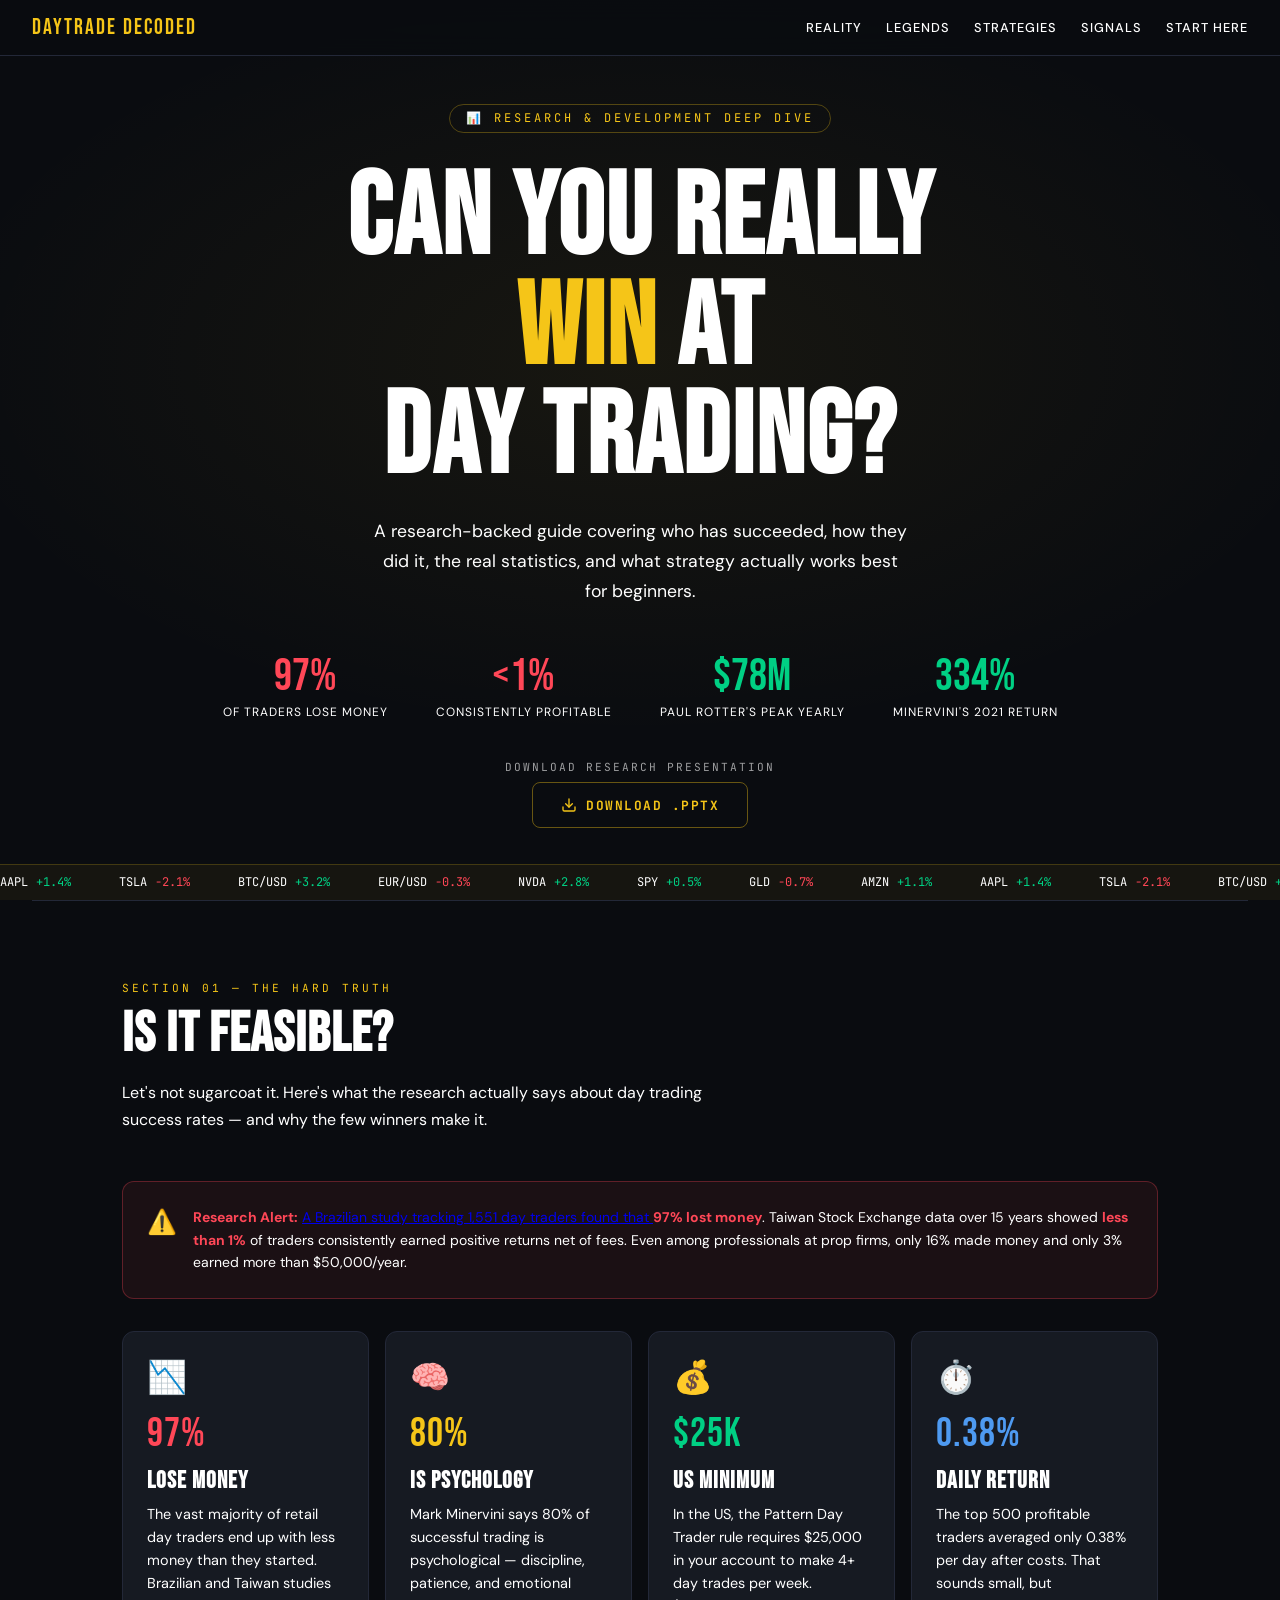
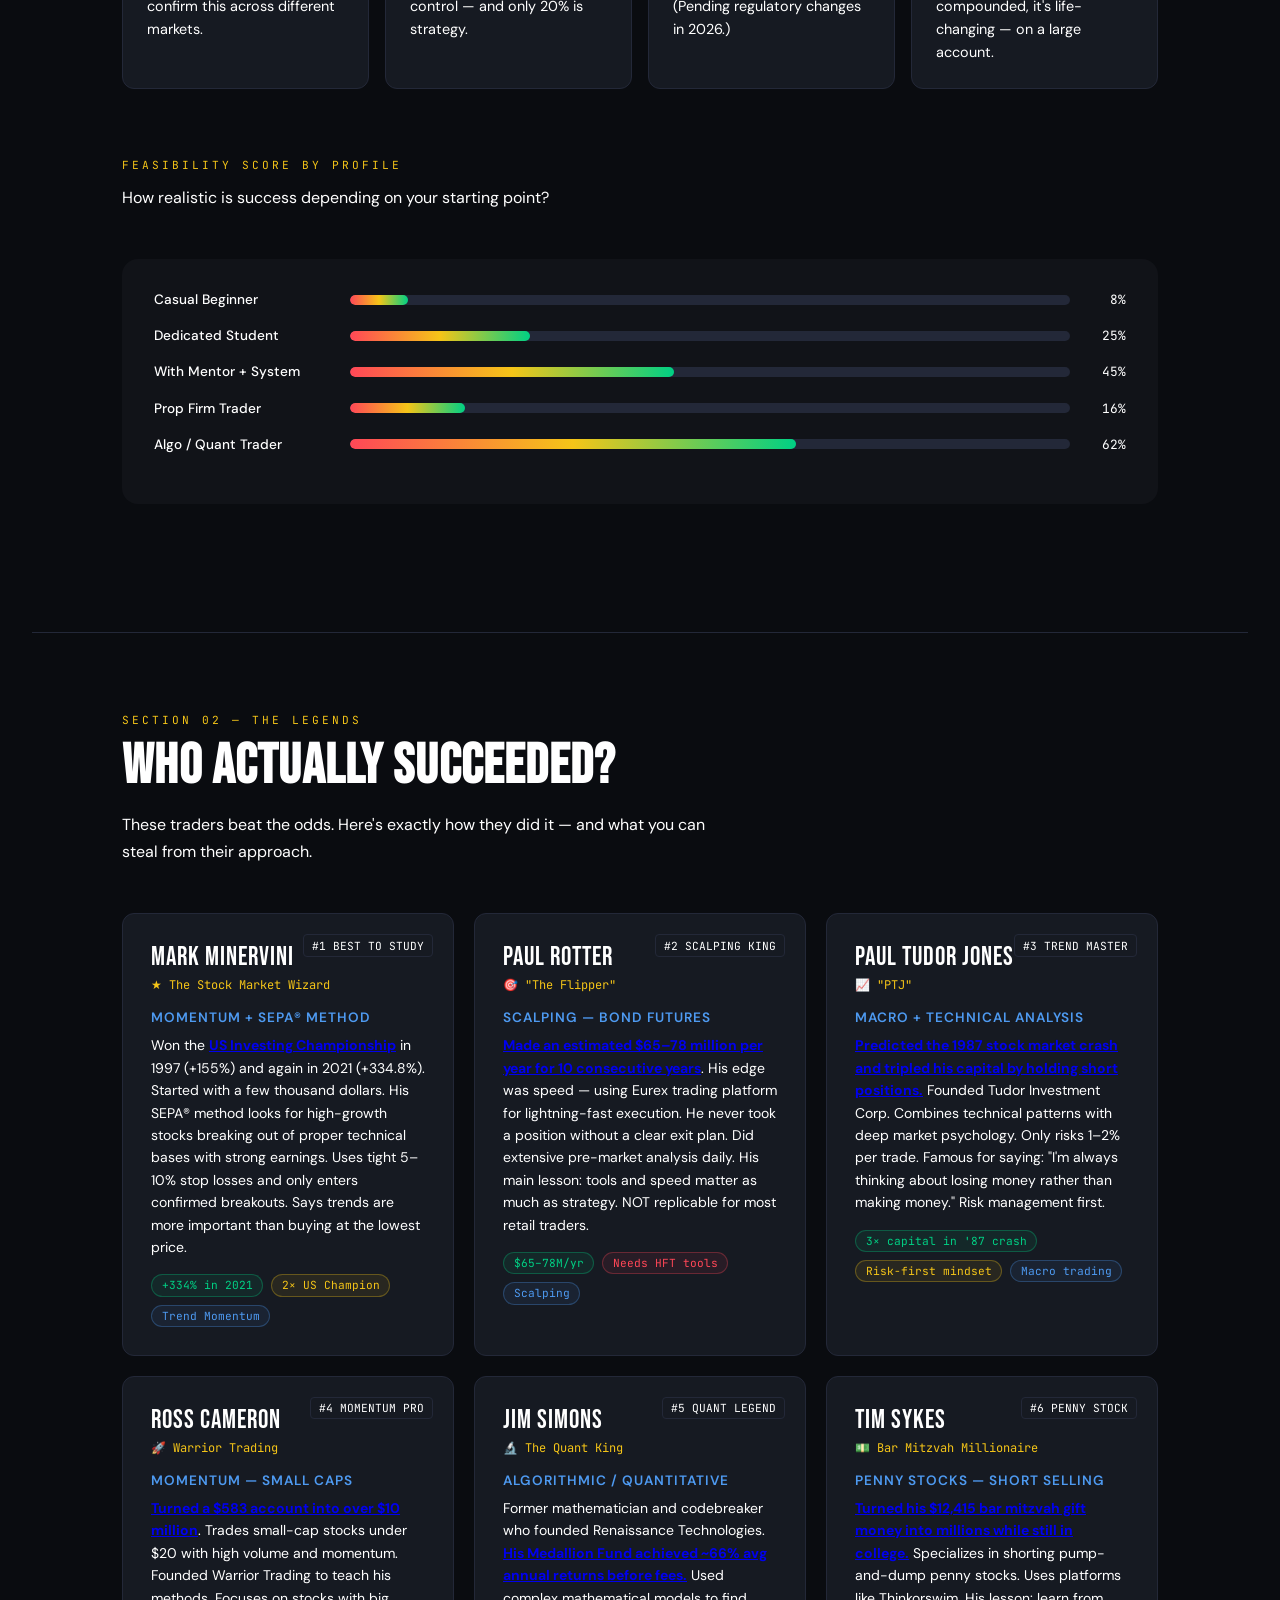
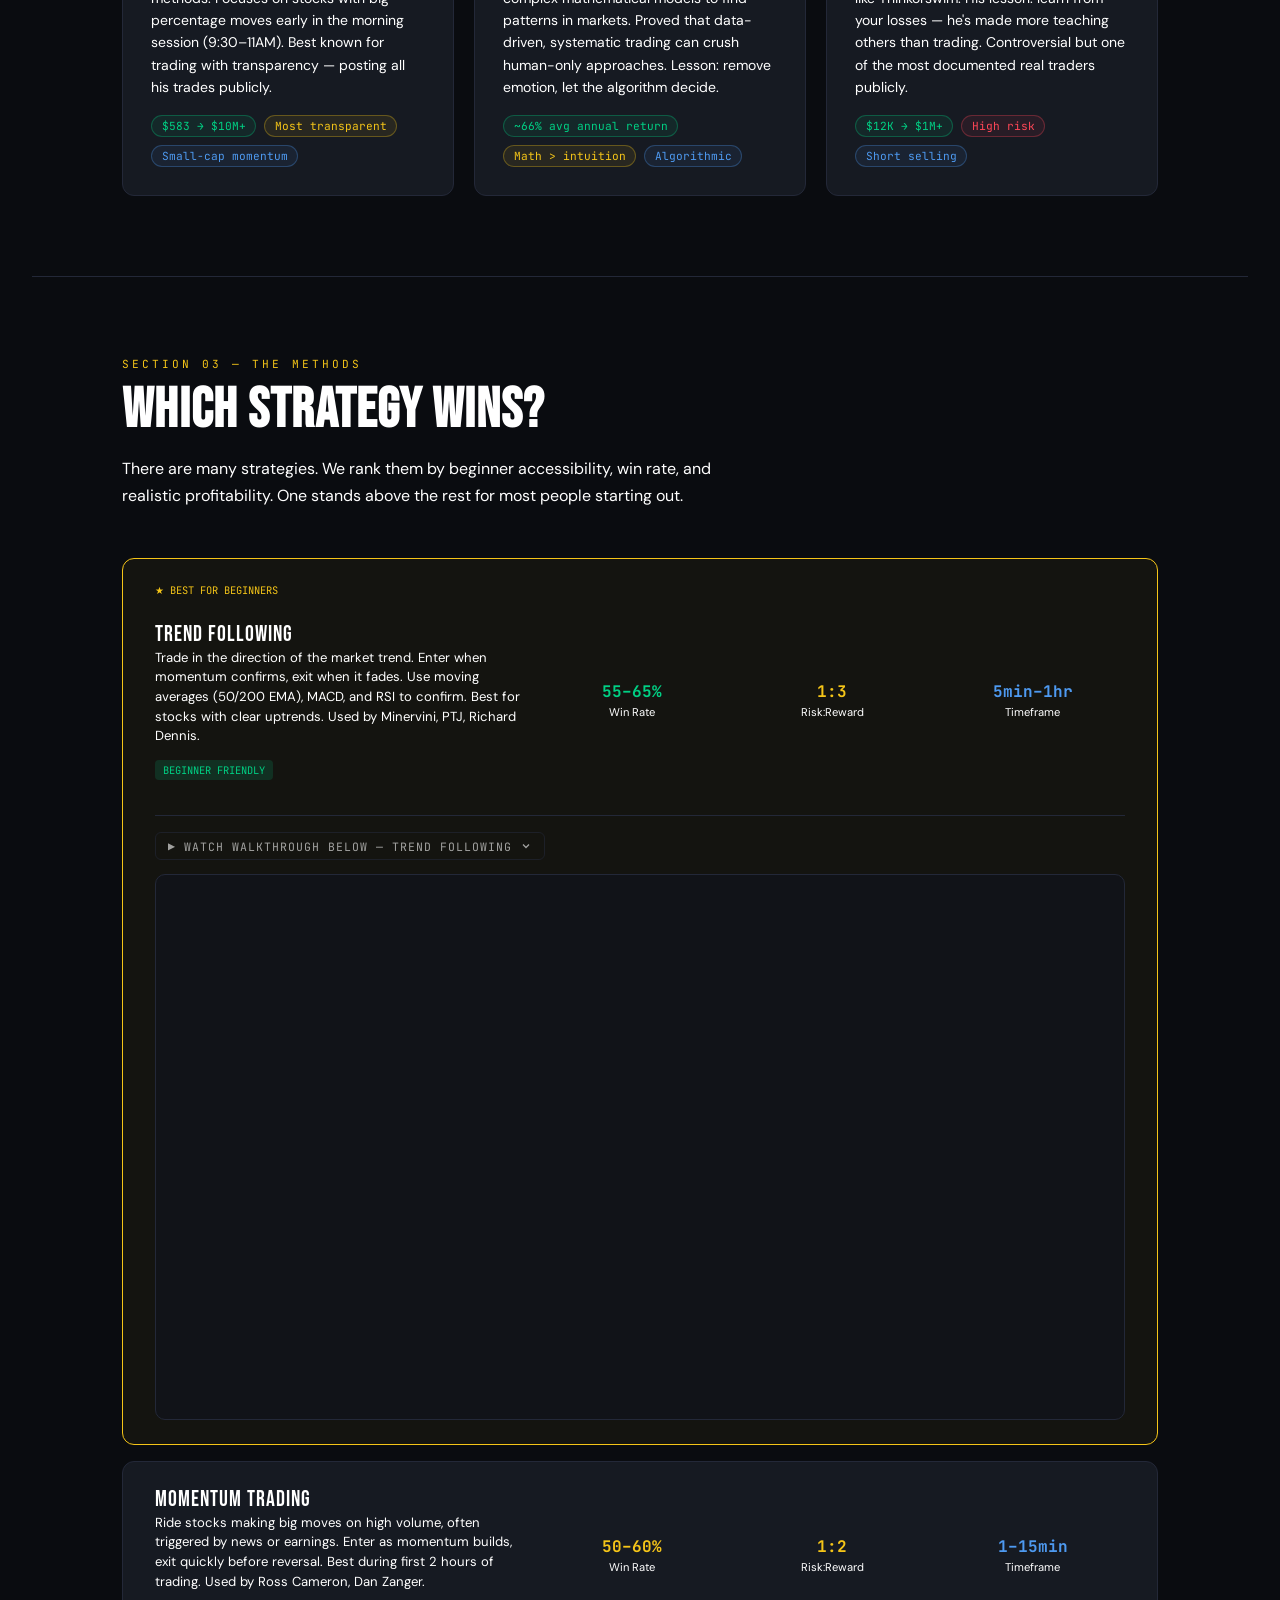
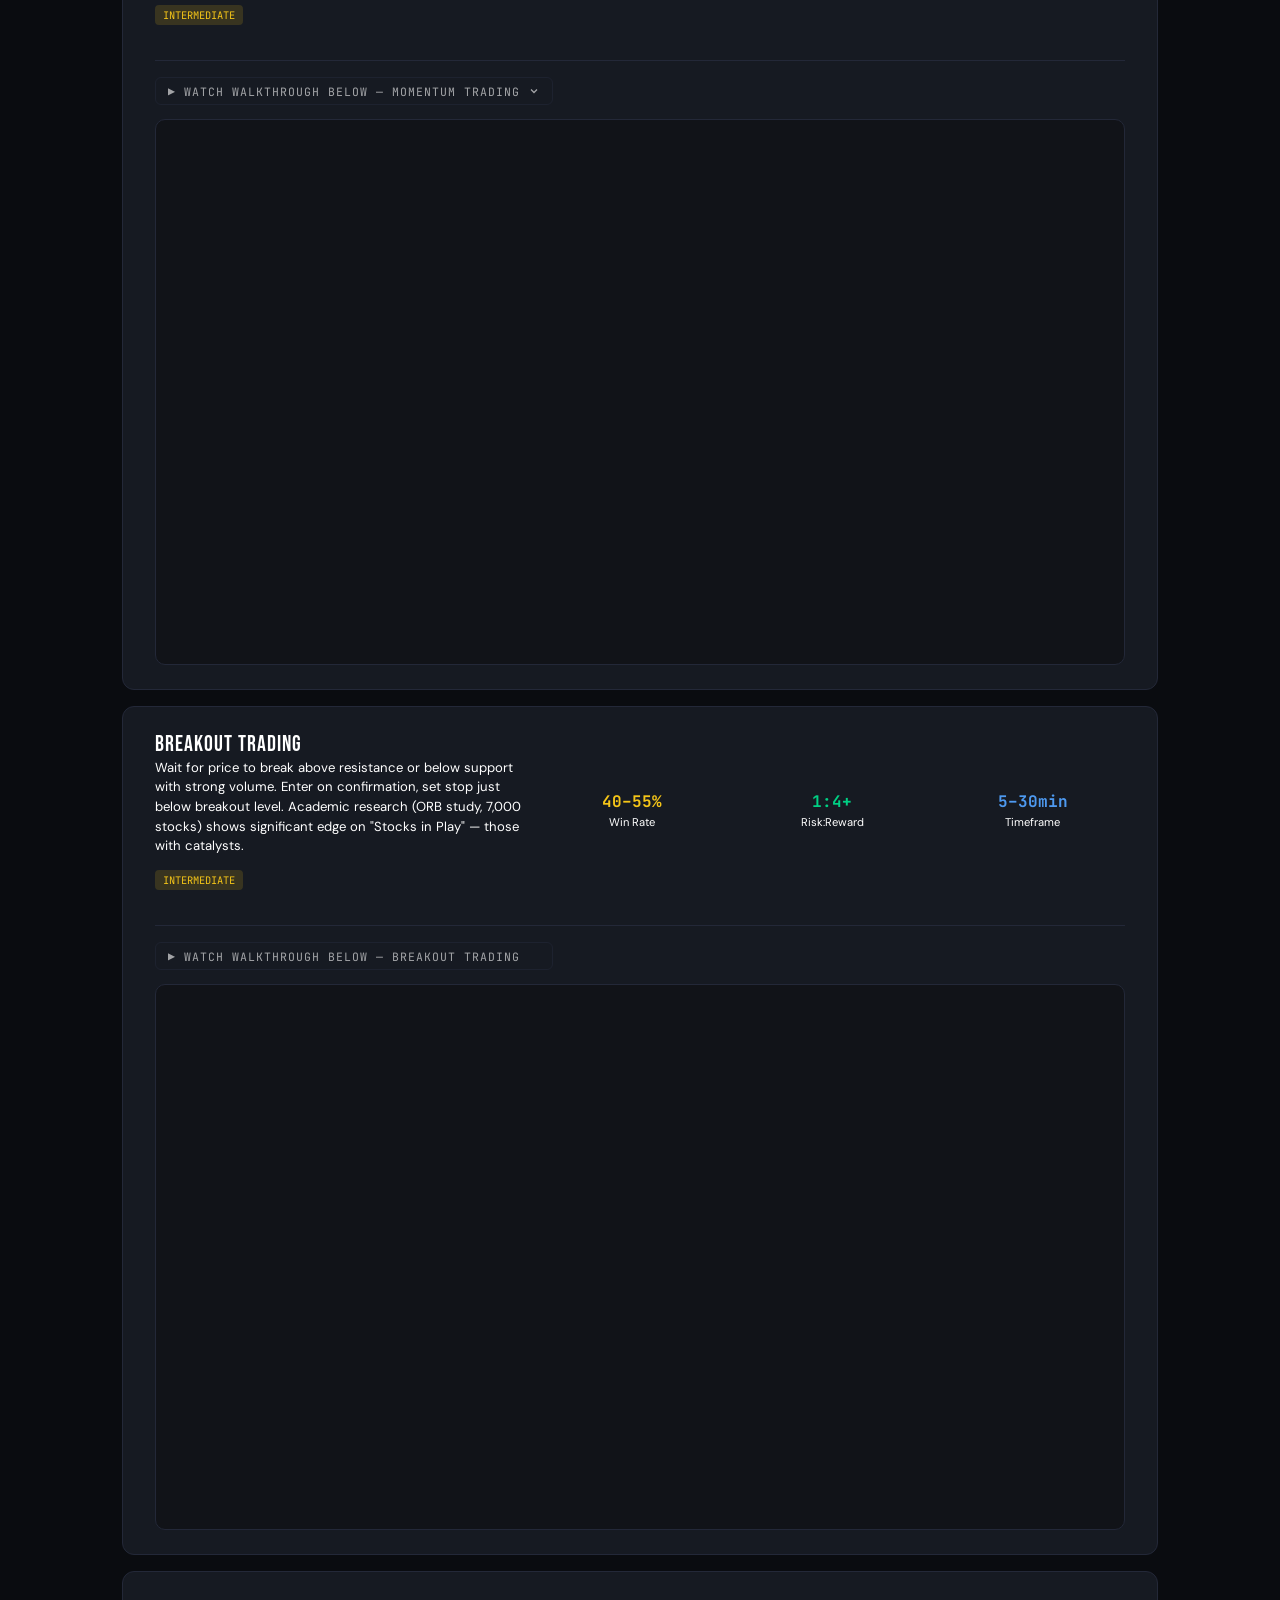
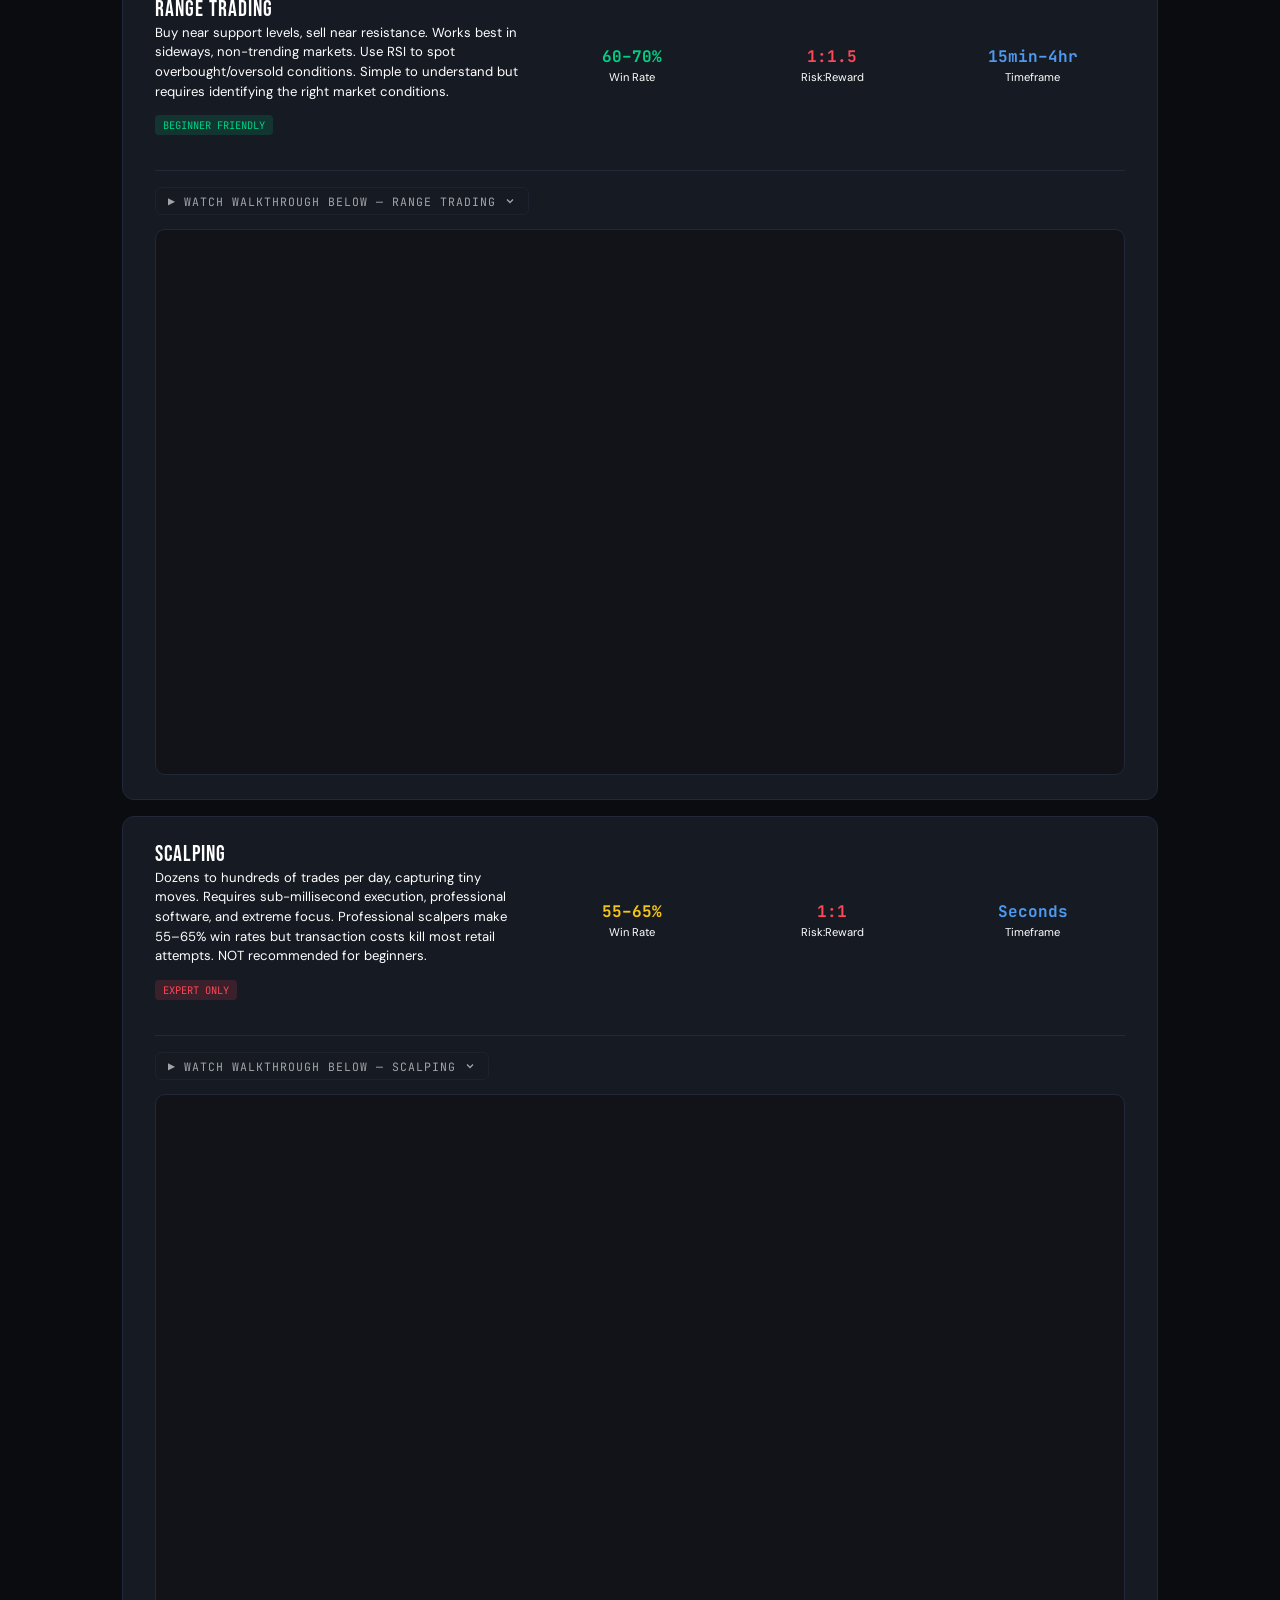
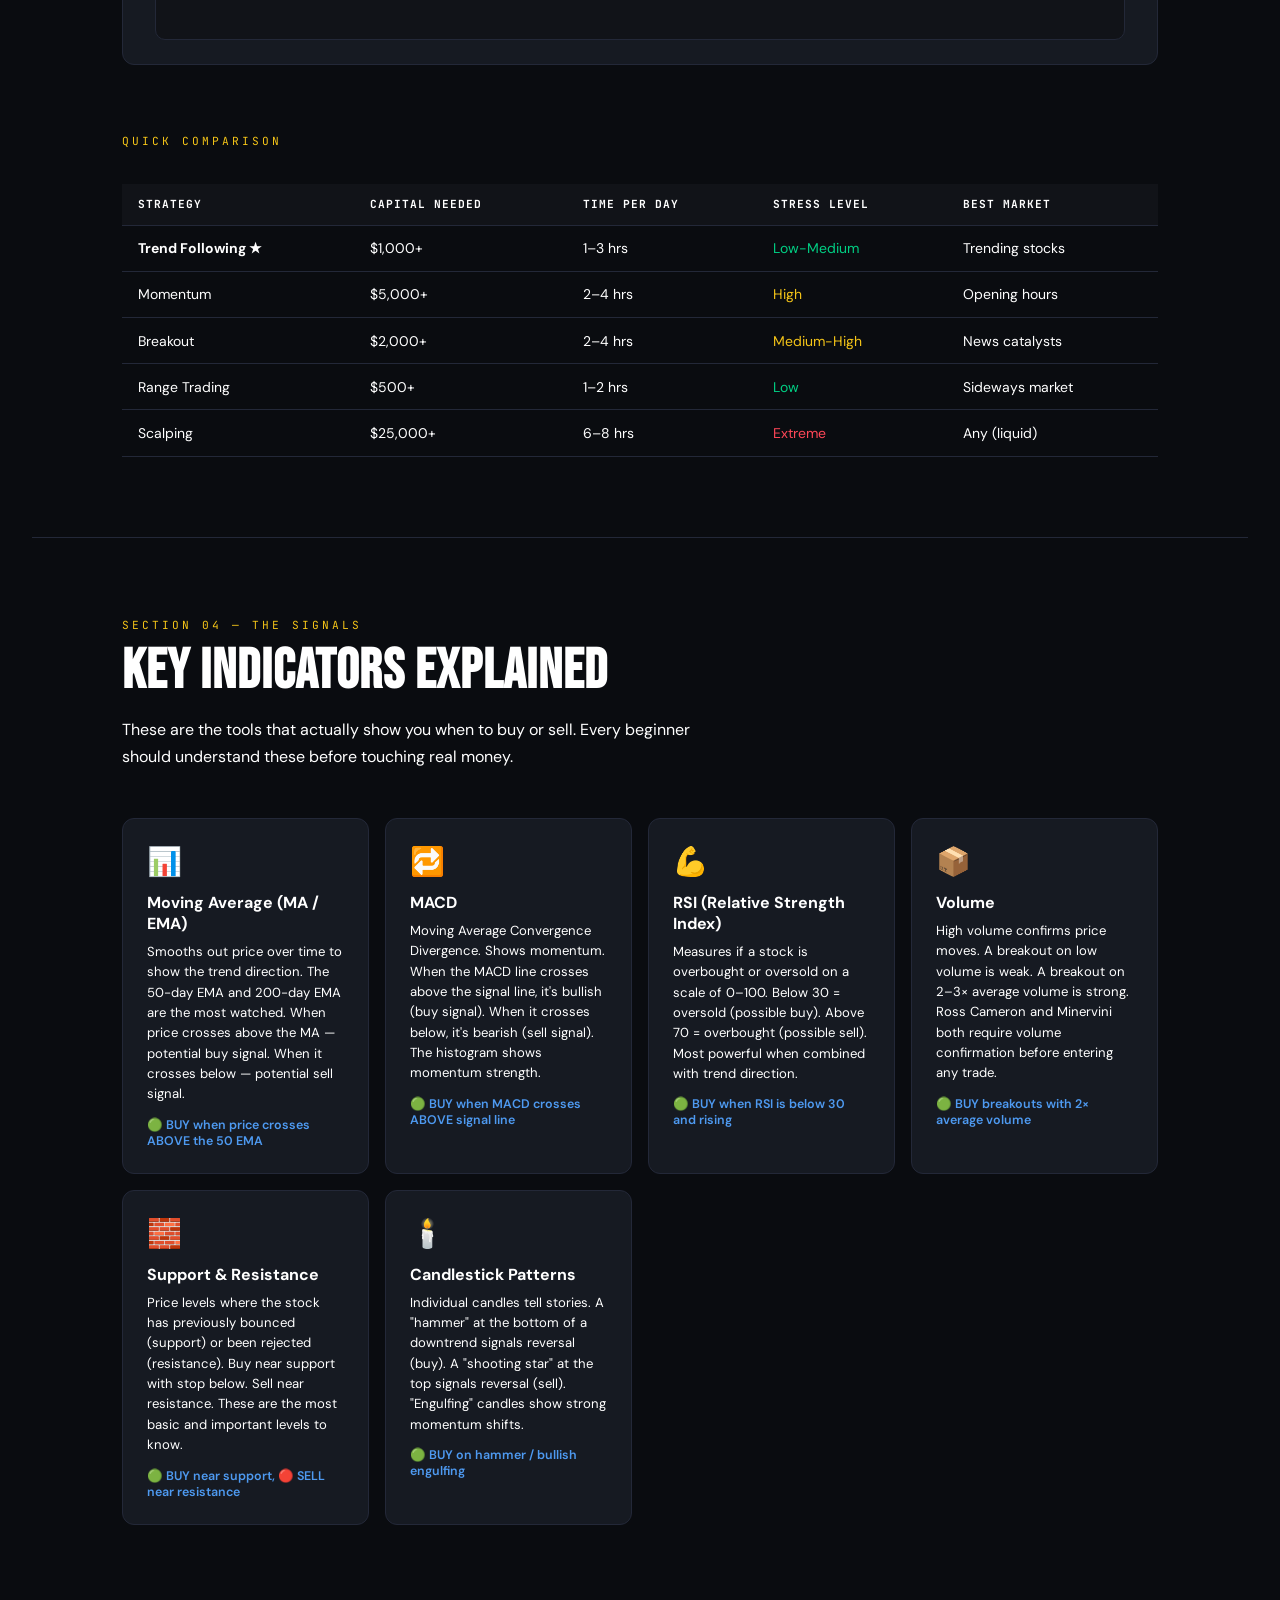
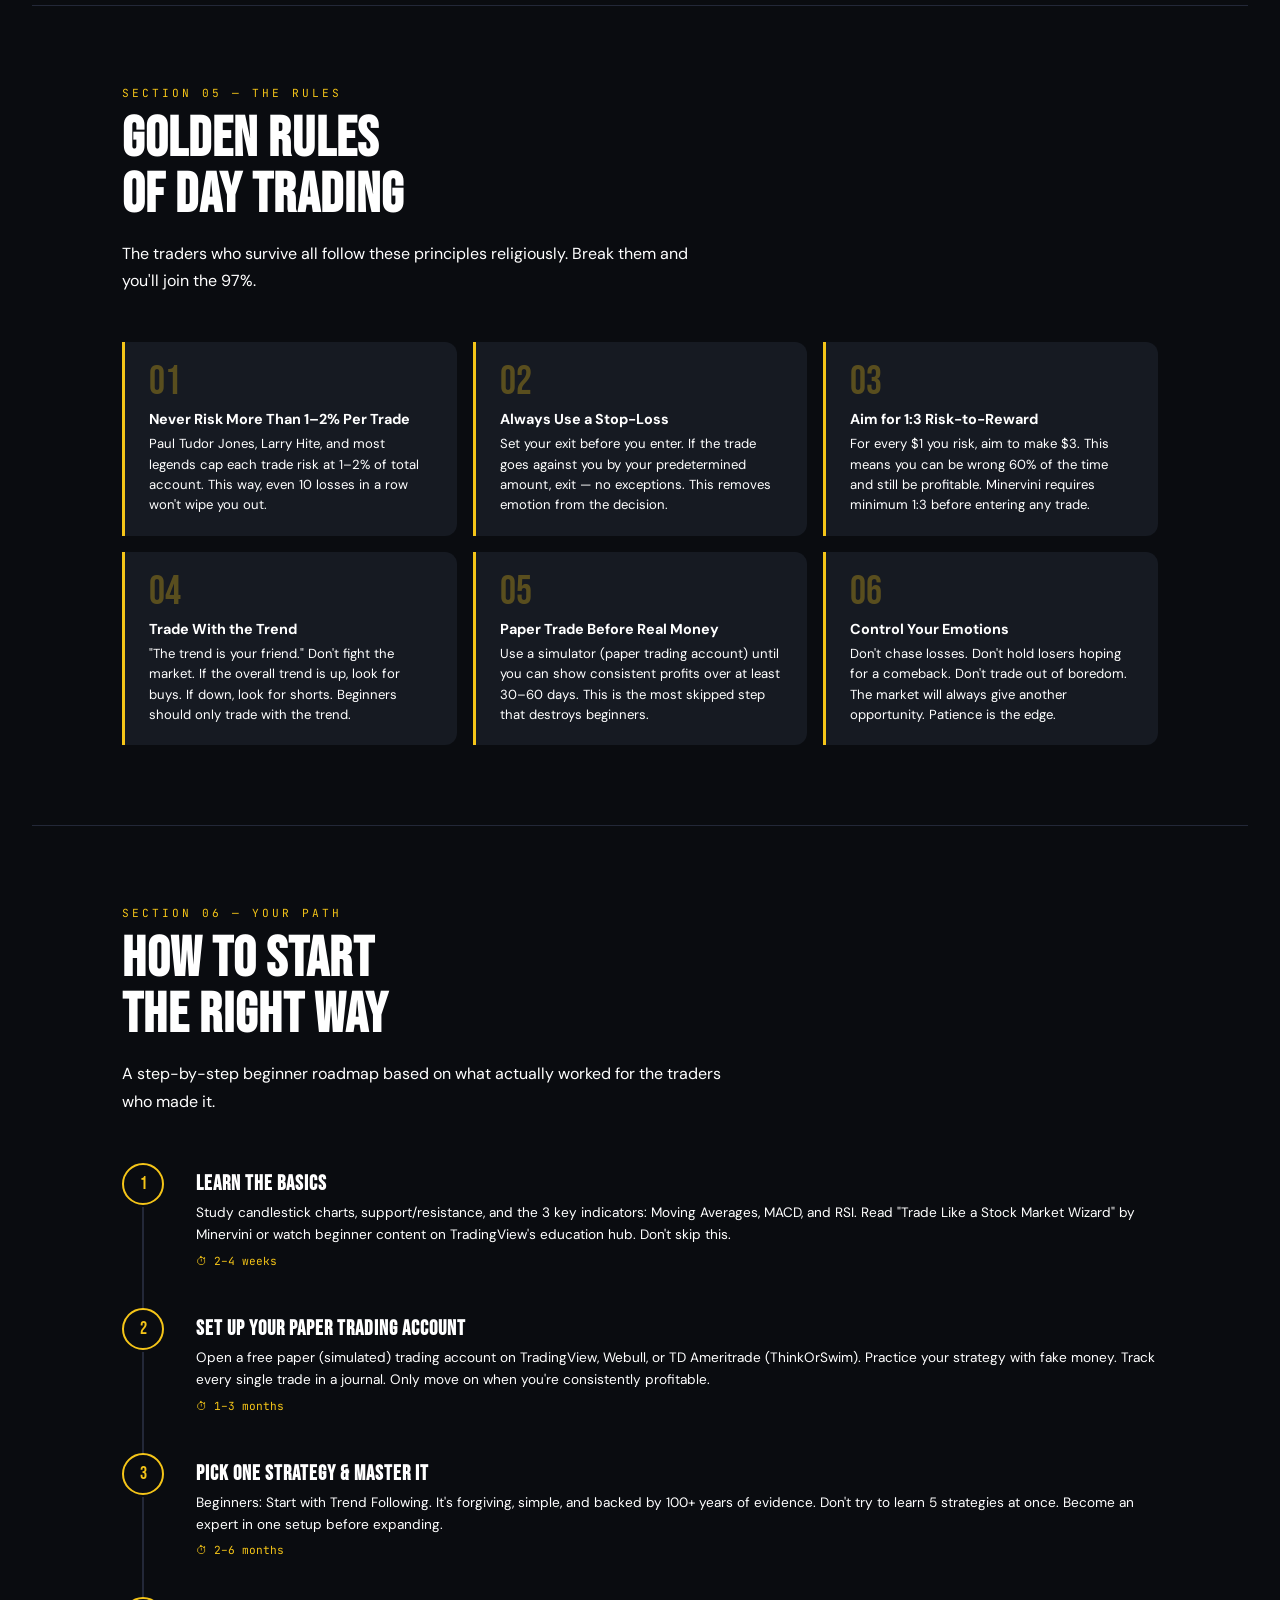
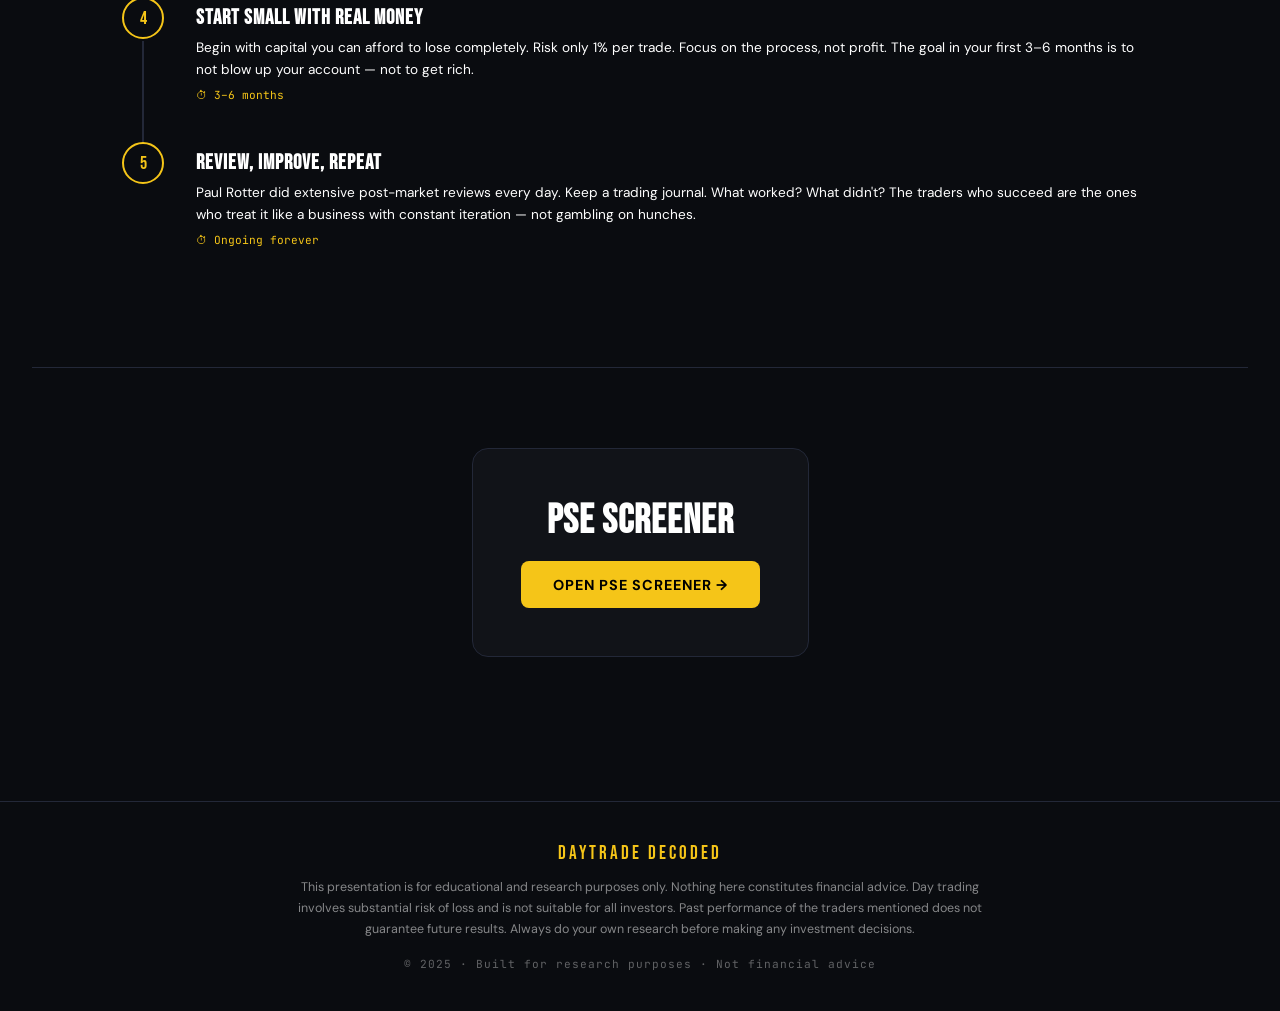
<file: dayTrading/daytrading_presentation.html>
<!DOCTYPE html>
<html lang="en">
<head>
<meta charset="UTF-8">
<meta name="viewport" content="width=device-width, initial-scale=1.0">
<title>Day Trading: Research, Reality & Strategy</title>
<link href="https://fonts.googleapis.com/css2?family=Bebas+Neue&family=DM+Sans:wght@300;400;500;700&family=JetBrains+Mono:wght@400;700&display=swap" rel="stylesheet">
<link rel="stylesheet" href="daytrading_presentation.css">

</head>
<body>

<nav>
  <div class="nav-logo">DAYTRADE DECODED</div>
  <div class="nav-links">
    <a href="#reality">Reality</a>
    <a href="#traders">Legends</a>
    <a href="#strategies">Strategies</a>
    <a href="#signals">Signals</a>
    <a href="#roadmap">Start Here</a>
  </div>
</nav>

<!-- HERO -->
<div class="hero">
  <div class="hero-tag">📊 Research & Development Deep Dive</div>
  <h1>CAN YOU REALLY<br><span>WIN</span> AT<br>DAY TRADING?</h1>
  <p>A research-backed guide covering who has succeeded, how they did it, the real statistics, and what strategy actually works best for beginners.</p>
  <div class="hero-stats">
    <div class="hero-stat">
      <div class="number bad">97%</div>
      <div class="label">of traders lose money</div>
    </div>
    <div class="hero-stat">
      <div class="number bad">&lt;1%</div>
      <div class="label">consistently profitable</div>
    </div>
    <div class="hero-stat">
      <div class="number good">$78M</div>
      <div class="label">Paul Rotter's peak yearly</div>
    </div>
    <div class="hero-stat">
      <div class="number good">334%</div>
      <div class="label">Minervini's 2021 return</div>
    </div>
  </div>

  <div class="hero-download-wrap">
    <div class="dl-label">Download Research Presentation</div>
      <a class="btn-download" href="presentation/DayTrading_Research_Presentation.pptx">     
         <svg width="16" height="16" viewBox="0 0 24 24" fill="none" stroke="currentColor" stroke-width="2" stroke-linecap="round" stroke-linejoin="round"><path d="M21 15v4a2 2 0 0 1-2 2H5a2 2 0 0 1-2-2v-4"/><polyline points="7 10 12 15 17 10"/><line x1="12" y1="15" x2="12" y2="3"/></svg>
      Download .pptx
    </a>
  </div>
  <div class="ticker-bar">
    <div class="ticker-inner">
      <span class="ticker-item">AAPL <span class="up">+1.4%</span></span>
      <span class="ticker-item">TSLA <span class="dn">-2.1%</span></span>
      <span class="ticker-item">BTC/USD <span class="up">+3.2%</span></span>
      <span class="ticker-item">EUR/USD <span class="dn">-0.3%</span></span>
      <span class="ticker-item">NVDA <span class="up">+2.8%</span></span>
      <span class="ticker-item">SPY <span class="up">+0.5%</span></span>
      <span class="ticker-item">GLD <span class="dn">-0.7%</span></span>
      <span class="ticker-item">AMZN <span class="up">+1.1%</span></span>
      <!-- repeat for seamless scroll -->
      <span class="ticker-item">AAPL <span class="up">+1.4%</span></span>
      <span class="ticker-item">TSLA <span class="dn">-2.1%</span></span>
      <span class="ticker-item">BTC/USD <span class="up">+3.2%</span></span>
      <span class="ticker-item">EUR/USD <span class="dn">-0.3%</span></span>
      <span class="ticker-item">NVDA <span class="up">+2.8%</span></span>
      <span class="ticker-item">SPY <span class="up">+0.5%</span></span>
      <span class="ticker-item">GLD <span class="dn">-0.7%</span></span>
      <span class="ticker-item">AMZN <span class="up">+1.1%</span></span>
    </div>
  </div>
</div>

<hr class="divider">

<!-- REALITY CHECK -->
<section id="reality">
  <div class="section-label">Section 01 — The Hard Truth</div>
  <h2 class="section-title">IS IT FEASIBLE?</h2>
  <p class="section-sub">Let's not sugarcoat it. Here's what the research actually says about day trading success rates — and why the few winners make it.</p>

  <div class="warning-box reveal">
    <div class="warn-icon">⚠️</div>
    <p><strong>Research Alert:</strong> <a href="https://papers.ssrn.com/sol3/papers.cfm?abstract_id=3423101"> A Brazilian study tracking 1,551 day traders found that </a><strong>97% lost money</strong>. Taiwan Stock Exchange data over 15 years showed <strong>less than 1%</strong> of traders consistently earned positive returns net of fees. Even among professionals at prop firms, only 16% made money and only 3% earned more than $50,000/year.</p>
  </div>

  <div class="reality-grid reveal">
    <div class="reality-card">
      <div class="card-icon">📉</div>
      <span class="accent-num" style="color:var(--red)">97%</span>
      <h3>Lose Money</h3>
      <p>The vast majority of retail day traders end up with less money than they started. Brazilian and Taiwan studies confirm this across different markets.</p>
    </div>
    <div class="reality-card">
      <div class="card-icon">🧠</div>
      <span class="accent-num" style="color:var(--accent)">80%</span>
      <h3>Is Psychology</h3>
      <p>Mark Minervini says 80% of successful trading is psychological — discipline, patience, and emotional control — and only 20% is strategy.</p>
    </div>
    <div class="reality-card">
      <div class="card-icon">💰</div>
      <span class="accent-num" style="color:var(--green)">$25K</span>
      <h3>US Minimum</h3>
      <p>In the US, the Pattern Day Trader rule requires $25,000 in your account to make 4+ day trades per week. (Pending regulatory changes in 2026.)</p>
    </div>
    <div class="reality-card">
      <div class="card-icon">⏱️</div>
      <span class="accent-num" style="color:var(--blue)">0.38%</span>
      <h3>Daily Return</h3>
      <p>The top 500 profitable traders averaged only 0.38% per day after costs. That sounds small, but compounded, it's life-changing — on a large account.</p>
    </div>
  </div>

  <br>
  <div class="section-label" style="margin-top:3rem">Feasibility Score by Profile</div>
  <p class="section-sub">How realistic is success depending on your starting point?</p>
  <div class="feasibility-section reveal">
    <div class="feasibility-row">
      <div class="feasibility-label">Casual Beginner</div>
      <div class="feasibility-bar-bg"><div class="feasibility-bar-fill" style="width:8%"></div></div>
      <div class="feasibility-pct">8%</div>
    </div>
    <div class="feasibility-row">
      <div class="feasibility-label">Dedicated Student</div>
      <div class="feasibility-bar-bg"><div class="feasibility-bar-fill" style="width:25%"></div></div>
      <div class="feasibility-pct">25%</div>
    </div>
    <div class="feasibility-row">
      <div class="feasibility-label">With Mentor + System</div>
      <div class="feasibility-bar-bg"><div class="feasibility-bar-fill" style="width:45%"></div></div>
      <div class="feasibility-pct">45%</div>
    </div>
    <div class="feasibility-row">
      <div class="feasibility-label">Prop Firm Trader</div>
      <div class="feasibility-bar-bg"><div class="feasibility-bar-fill" style="width:16%"></div></div>
      <div class="feasibility-pct">16%</div>
    </div>
    <div class="feasibility-row">
      <div class="feasibility-label">Algo / Quant Trader</div>
      <div class="feasibility-bar-bg"><div class="feasibility-bar-fill" style="width:62%"></div></div>
      <div class="feasibility-pct">62%</div>
    </div>
  </div>
</section>

<hr class="divider">

<!-- FAMOUS TRADERS -->
<section id="traders">
  <div class="section-label">Section 02 — The Legends</div>
  <h2 class="section-title">WHO ACTUALLY SUCCEEDED?</h2>
  <p class="section-sub">These traders beat the odds. Here's exactly how they did it — and what you can steal from their approach.</p>

  <div class="traders-grid">

    <div class="trader-card reveal">
      <div class="trader-rank">#1 BEST TO STUDY</div>
      <div class="trader-name">MARK MINERVINI</div>
      <div class="trader-nick">★ The Stock Market Wizard</div>
      <div class="trader-strategy">Momentum + SEPA® Method</div>
      <p>Won the <a href="https://www.daytrading.com/mark-minervini-momentum-strategies"><strong>US Investing Championship</strong></a> in 1997 (+155%) and again in 2021 (+334.8%). Started with a few thousand dollars. His SEPA® method looks for high-growth stocks breaking out of proper technical bases with strong earnings. Uses tight 5–10% stop losses and only enters confirmed breakouts. Says trends are more important than buying at the lowest price.</p>
      <div class="trader-stat">
        <span class="chip green">+334% in 2021</span>
        <span class="chip yellow">2× US Champion</span>
        <span class="chip blue">Trend Momentum</span>
      </div>
    </div>

    <div class="trader-card reveal">
      <div class="trader-rank">#2 SCALPING KING</div>
      <div class="trader-name">PAUL ROTTER</div>
      <div class="trader-nick">🎯 "The Flipper"</div>
      <div class="trader-strategy">Scalping — Bond Futures</div>
      <p><a href="https://fbs.eu/en/analytics/guidebooks/scalping-62/"><strong>Made an estimated $65–78 million per year for 10 consecutive years</strong></a>. His edge was speed — using Eurex trading platform for lightning-fast execution. He never took a position without a clear exit plan. Did extensive pre-market analysis daily. His main lesson: tools and speed matter as much as strategy. NOT replicable for most retail traders.</p>
      <div class="trader-stat">
        <span class="chip green">$65–78M/yr</span>
        <span class="chip red">Needs HFT tools</span>
        <span class="chip blue">Scalping</span>
      </div>
    </div>

    <div class="trader-card reveal">
      <div class="trader-rank">#3 TREND MASTER</div>
      <div class="trader-name">PAUL TUDOR JONES</div>
      <div class="trader-nick">📈 "PTJ"</div>
      <div class="trader-strategy">Macro + Technical Analysis</div>
      <p><a href="https://www.fool.com/investing/2025/10/21/billionaire-paul-tudor-jones-surge-ai-stocks/"><strong>Predicted the 1987 stock market crash and tripled his capital by holding short positions.</strong></a> Founded Tudor Investment Corp. Combines technical patterns with deep market psychology. Only risks 1–2% per trade. Famous for saying: "I'm always thinking about losing money rather than making money." Risk management first.</p>
      <div class="trader-stat">
        <span class="chip green">3× capital in '87 crash</span>
        <span class="chip yellow">Risk-first mindset</span>
        <span class="chip blue">Macro trading</span>
      </div>
    </div>

    <div class="trader-card reveal">
      <div class="trader-rank">#4 MOMENTUM PRO</div>
      <div class="trader-name">ROSS CAMERON</div>
      <div class="trader-nick">🚀 Warrior Trading</div>
      <div class="trader-strategy">Momentum — Small Caps</div>
      <p><a href="https://www.entrepreneur.com/money-finance/how-i-turned-583-into-10-million-by-day-trading/456246"><strong>Turned a $583 account into over $10 million</strong></a>. Trades small-cap stocks under $20 with high volume and momentum. Founded Warrior Trading to teach his methods. Focuses on stocks with big percentage moves early in the morning session (9:30–11AM). Best known for trading with transparency — posting all his trades publicly.</p>
      <div class="trader-stat">
        <span class="chip green">$583 → $10M+</span>
        <span class="chip yellow">Most transparent</span>
        <span class="chip blue">Small-cap momentum</span>
      </div>
    </div>

    <div class="trader-card reveal">
      <div class="trader-rank">#5 QUANT LEGEND</div>
      <div class="trader-name">JIM SIMONS</div>
      <div class="trader-nick">🔬 The Quant King</div>
      <div class="trader-strategy">Algorithmic / Quantitative</div>
      <p>Former mathematician and codebreaker who founded Renaissance Technologies. <a href="https://www.quantifiedstrategies.com/jim-simons/"><strong>His Medallion Fund achieved ~66% avg annual returns before fees.</strong></a> Used complex mathematical models to find patterns in markets. Proved that data-driven, systematic trading can crush human-only approaches. Lesson: remove emotion, let the algorithm decide.</p>
      <div class="trader-stat">
        <span class="chip green">~66% avg annual return</span>
        <span class="chip yellow">Math > intuition</span>
        <span class="chip blue">Algorithmic</span>
      </div>
    </div>

    <div class="trader-card reveal">
      <div class="trader-rank">#6 PENNY STOCK</div>
      <div class="trader-name">TIM SYKES</div>
      <div class="trader-nick">💵 Bar Mitzvah Millionaire</div>
      <div class="trader-strategy">Penny Stocks — Short Selling</div>
      <p><a href="https://banyanhill.com/expert/tim-sykes/"><strong>Turned his $12,415 bar mitzvah gift money into millions while still in college.</strong></a> Specializes in shorting pump-and-dump penny stocks. Uses platforms like Thinkorswim. His lesson: learn from your losses — he's made more teaching others than trading. Controversial but one of the most documented real traders publicly.</p>
      <div class="trader-stat">
        <span class="chip green">$12K → $1M+</span>
        <span class="chip red">High risk</span>
        <span class="chip blue">Short selling</span>
      </div>
    </div>

  </div>
</section>

<hr class="divider">

<section id="strategies">
  <div class="section-label">Section 03 — The Methods</div>
  <h2 class="section-title">WHICH STRATEGY WINS?</h2>
  <p class="section-sub">There are many strategies. We rank them by beginner accessibility, win rate, and realistic profitability. One stands above the rest for most people starting out.</p>
 
  <div class="strategies-list">
 
    <!-- TREND FOLLOWING -->
    <div class="strategy-row best reveal">
      <div class="strat-cols">
        <div>
          <div class="strategy-name">TREND FOLLOWING</div>
          <div class="strategy-desc">Trade in the direction of the market trend. Enter when momentum confirms, exit when it fades. Use moving averages (50/200 EMA), MACD, and RSI to confirm. Best for stocks with clear uptrends. Used by Minervini, PTJ, Richard Dennis.</div>
          <div style="margin-top:0.75rem"><span class="diff easy">BEGINNER FRIENDLY</span></div>
        </div>
        <div class="strat-meta">
          <div class="meta-val" style="color:var(--green)">55–65%</div>
          <div class="meta-label">Win Rate</div>
        </div>
        <div class="strat-meta">
          <div class="meta-val" style="color:var(--accent)">1:3</div>
          <div class="meta-label">Risk:Reward</div>
        </div>
        <div class="strat-meta">
          <div class="meta-val" style="color:var(--blue)">5min–1hr</div>
          <div class="meta-label">Timeframe</div>
        </div>
      </div>
      <div class="yt-wrap">
        <div class="yt-toggle static">
            ▶ Watch Walkthrough Below — Trend Following 
            <svg class="yt-arrow" width="12" height="12" viewBox="0 0 24 24" fill="none" stroke="currentColor" stroke-width="2.5">
              <polyline points="6 9 12 15 18 9"/>
            </svg>
          </div>

        <div class="yt-embed-box open">
          <iframe 
            src="https://www.youtube.com/embed/rf_EQvubKlk"
            title="Trend Following Walkthrough"
            allow="accelerometer; autoplay; clipboard-write; encrypted-media; gyroscope; picture-in-picture"
            allowfullscreen>
          </iframe>
        </div>
      </div>  
    </div>
 
    <!-- MOMENTUM TRADING -->
    <div class="strategy-row reveal">
      <div class="strat-cols">
        <div>
          <div class="strategy-name">MOMENTUM TRADING</div>
          <div class="strategy-desc">Ride stocks making big moves on high volume, often triggered by news or earnings. Enter as momentum builds, exit quickly before reversal. Best during first 2 hours of trading. Used by Ross Cameron, Dan Zanger.</div>
          <div style="margin-top:0.75rem"><span class="diff medium">INTERMEDIATE</span></div>
        </div>
        <div class="strat-meta">
          <div class="meta-val" style="color:var(--accent)">50–60%</div>
          <div class="meta-label">Win Rate</div>
        </div>
        <div class="strat-meta">
          <div class="meta-val" style="color:var(--accent)">1:2</div>
          <div class="meta-label">Risk:Reward</div>
        </div>
        <div class="strat-meta">
          <div class="meta-val" style="color:var(--blue)">1–15min</div>
          <div class="meta-label">Timeframe</div>
        </div>
      </div>
      <div class="yt-wrap">
        <div class="yt-toggle static">
          ▶ Watch Walkthrough Below — Momentum Trading 
            <svg class="yt-arrow" width="12" height="12" viewBox="0 0 24 24" fill="none" stroke="currentColor" stroke-width="2.5">
              <polyline points="6 9 12 15 18 9"/>
            </svg>
          </div>

        <div class="yt-embed-box open">
          <iframe 
            src="https://www.youtube.com/embed/TNVIspG7rKo?si=xnqT_BEHYGAkOzej"
            title="Trend Following Walkthrough"
            allow="accelerometer; autoplay; clipboard-write; encrypted-media; gyroscope; picture-in-picture"
            allowfullscreen>
          </iframe>
        </div>
      </div>  
      <!-- <div class="yt-wrap">
        <button class="yt-toggle" onclick="toggleYT(this)">
          ▶ Watch Walkthrough — Momentum Trading
          <svg class="yt-arrow" width="12" height="12" viewBox="0 0 24 24" fill="none" stroke="currentColor" stroke-width="2.5"><polyline points="6 9 12 15 18 9"/></svg>
        </button>
        <div class="yt-embed-box" data-src="https://www.youtube.com/embed/TNVIspG7rKo?si=xnqT_BEHYGAkOzej">
          <div class="yt-placeholder">
            <div class="yt-play-icon">
              <svg width="22" height="22" viewBox="0 0 24 24" fill="#ff4444"><polygon points="5 3 19 12 5 21 5 3"/></svg>
            </div>
          </div>
        </div>
      </div> -->
    </div>
 
    <!-- BREAKOUT TRADING -->
    <div class="strategy-row reveal">
      <div class="strat-cols">
        <div>
          <div class="strategy-name">BREAKOUT TRADING</div>
          <div class="strategy-desc">Wait for price to break above resistance or below support with strong volume. Enter on confirmation, set stop just below breakout level. Academic research (ORB study, 7,000 stocks) shows significant edge on "Stocks in Play" — those with catalysts.</div>
          <div style="margin-top:0.75rem"><span class="diff medium">INTERMEDIATE</span></div>
        </div>
        <div class="strat-meta">
          <div class="meta-val" style="color:var(--accent)">40–55%</div>
          <div class="meta-label">Win Rate</div>
        </div>
        <div class="strat-meta">
          <div class="meta-val" style="color:var(--green)">1:4+</div>
          <div class="meta-label">Risk:Reward</div>
        </div>
        <div class="strat-meta">
          <div class="meta-val" style="color:var(--blue)">5–30min</div>
          <div class="meta-label">Timeframe</div>
        </div>
      </div>
      <div class="yt-wrap">
        <div class="yt-toggle static">
          ▶ Watch Walkthrough Below — Breakout Trading
            <svg class="yt-arrow" width="12" height="12" viewBox="0 0 24 24" fill="none" stroke="currentColor" stroke-width="2.5">
              <!-- <polyline points="6 9 12 15 18 9"/> -->
            </svg>
          </div>

        <div class="yt-embed-box open">
          <iframe 
            src="https://www.youtube.com/embed/kytIBc69H7A?si=QFy_8zkk1UDcNs0u"
            title="Trend Following Walkthrough"
            allow="accelerometer; autoplay; clipboard-write; encrypted-media; gyroscope; picture-in-picture"
            allowfullscreen>
          </iframe>
        </div>
      </div>  
      <!-- <div class="yt-wrap">
        <button class="yt-toggle" onclick="toggleYT(this)">
          ▶ Watch Walkthrough — Breakout Trading
          <svg class="yt-arrow" width="12" height="12" viewBox="0 0 24 24" fill="none" stroke="currentColor" stroke-width="2.5"><polyline points="6 9 12 15 18 9"/></svg>
        </button>
        <div class="yt-embed-box" data-src="https://www.youtube.com/embed/kytIBc69H7A?si=QFy_8zkk1UDcNs0u">
          <div class="yt-placeholder">
            <div class="yt-play-icon">
              <svg width="22" height="22" viewBox="0 0 24 24" fill="#ff4444"><polygon points="5 3 19 12 5 21 5 3"/></svg>
            </div>          
          </div>
        </div>
      </div> -->
    </div>
 
    <!-- RANGE TRADING -->
    <div class="strategy-row reveal">
      <div class="strat-cols">
        <div>
          <div class="strategy-name">RANGE TRADING</div>
          <div class="strategy-desc">Buy near support levels, sell near resistance. Works best in sideways, non-trending markets. Use RSI to spot overbought/oversold conditions. Simple to understand but requires identifying the right market conditions.</div>
          <div style="margin-top:0.75rem"><span class="diff easy">BEGINNER FRIENDLY</span></div>
        </div>
        <div class="strat-meta">
          <div class="meta-val" style="color:var(--green)">60–70%</div>
          <div class="meta-label">Win Rate</div>
        </div>
        <div class="strat-meta">
          <div class="meta-val" style="color:var(--red)">1:1.5</div>
          <div class="meta-label">Risk:Reward</div>
        </div>
        <div class="strat-meta">
          <div class="meta-val" style="color:var(--blue)">15min–4hr</div>
          <div class="meta-label">Timeframe</div>
        </div>
      </div>
      <div class="yt-wrap">
        <div class="yt-toggle static">
          ▶ Watch Walkthrough Below — Range Trading
            <svg class="yt-arrow" width="12" height="12" viewBox="0 0 24 24" fill="none" stroke="currentColor" stroke-width="2.5">
              <polyline points="6 9 12 15 18 9"/>
            </svg>
          </div>

        <div class="yt-embed-box open">
          <iframe 
            src="https://www.youtube.com/embed/8-x2S8owxYQ?si=R2yU9gqV7wIEx-r3"
            title="Trend Following Walkthrough"
            allow="accelerometer; autoplay; clipboard-write; encrypted-media; gyroscope; picture-in-picture"
            allowfullscreen>
          </iframe>
        </div>
      </div>  
      <!-- <div class="yt-wrap">
        <button class="yt-toggle" onclick="toggleYT(this)">
          ▶ Watch Walkthrough — Range Trading
          <svg class="yt-arrow" width="12" height="12" viewBox="0 0 24 24" fill="none" stroke="currentColor" stroke-width="2.5"><polyline points="6 9 12 15 18 9"/></svg>
        </button>
        <div class="yt-embed-box" data-src="https://www.youtube.com/embed/8-x2S8owxYQ?si=R2yU9gqV7wIEx-r3">
          <div class="yt-placeholder">
            <div class="yt-play-icon">
              <svg width="22" height="22" viewBox="0 0 24 24" fill="#ff4444"><polygon points="5 3 19 12 5 21 5 3"/></svg>
            </div>
          </div>
        </div>
      </div> -->
    </div>
 
    <!-- SCALPING -->
    <div class="strategy-row reveal">
      <div class="strat-cols">
        <div>
          <div class="strategy-name">SCALPING</div>
          <div class="strategy-desc">Dozens to hundreds of trades per day, capturing tiny moves. Requires sub-millisecond execution, professional software, and extreme focus. Professional scalpers make 55–65% win rates but transaction costs kill most retail attempts. NOT recommended for beginners.</div>
          <div style="margin-top:0.75rem"><span class="diff hard">EXPERT ONLY</span></div>
        </div>
        <div class="strat-meta">
          <div class="meta-val" style="color:var(--accent)">55–65%</div>
          <div class="meta-label">Win Rate</div>
        </div>
        <div class="strat-meta">
          <div class="meta-val" style="color:var(--red)">1:1</div>
          <div class="meta-label">Risk:Reward</div>
        </div>
        <div class="strat-meta">
          <div class="meta-val" style="color:var(--blue)">Seconds</div>
          <div class="meta-label">Timeframe</div>
        </div>
      </div>
      <div class="yt-wrap">
        <div class="yt-toggle static">
          ▶ Watch Walkthrough Below — Scalping
            <svg class="yt-arrow" width="12" height="12" viewBox="0 0 24 24" fill="none" stroke="currentColor" stroke-width="2.5">
              <polyline points="6 9 12 15 18 9"/>
            </svg>
          </div>

        <div class="yt-embed-box open">
          <iframe 
            src="https://www.youtube.com/embed/p1W8Mjl4kWs?si=zBuRD8LUNzyycA9E"
            title="Trend Following Walkthrough"
            allow="accelerometer; autoplay; clipboard-write; encrypted-media; gyroscope; picture-in-picture"
            allowfullscreen>
          </iframe>
        </div>
      </div>  
      <!-- <div class="yt-wrap">
        <button class="yt-toggle" onclick="toggleYT(this)">
          ▶ Watch Walkthrough — Scalping
          <svg class="yt-arrow" width="12" height="12" viewBox="0 0 24 24" fill="none" stroke="currentColor" stroke-width="2.5"><polyline points="6 9 12 15 18 9"/></svg>
        </button>
        <div class="yt-embed-box" data-src="https://www.youtube.com/embed/p1W8Mjl4kWs?si=zBuRD8LUNzyycA9E">
          <div class="yt-placeholder">
            <div class="yt-play-icon">
              <svg width="22" height="22" viewBox="0 0 24 24" fill="#ff4444"><polygon points="5 3 19 12 5 21 5 3"/></svg>
            </div>
          </div>
        </div>
      </div> -->
    </div>
 
  </div>

 <!-- Comparison table -->

<br>
<div class="section-label" style="margin-top:3rem">Quick Comparison</div>
<div style="overflow-x: auto; -webkit-overflow-scrolling: touch;">
  <table class="comparison-table reveal" style="min-width: 600px;">
    <thead>
      <tr>
        <th>Strategy</th>
        <th>Capital Needed</th>
        <th>Time per Day</th>
        <th>Stress Level</th>
        <th>Best Market</th>
      </tr>
    </thead>
    <tbody>
      <tr>
        <td><strong>Trend Following ★</strong></td>
        <td>$1,000+</td>
        <td>1–3 hrs</td>
        <td style="color:var(--green)">Low-Medium</td>
        <td>Trending stocks</td>
      </tr>
      <tr>
        <td>Momentum</td>
        <td>$5,000+</td>
        <td>2–4 hrs</td>
        <td style="color:var(--accent)">High</td>
        <td>Opening hours</td>
      </tr>
      <tr>
        <td>Breakout</td>
        <td>$2,000+</td>
        <td>2–4 hrs</td>
        <td style="color:var(--accent)">Medium-High</td>
        <td>News catalysts</td>
      </tr>
      <tr>
        <td>Range Trading</td>
        <td>$500+</td>
        <td>1–2 hrs</td>
        <td style="color:var(--green)">Low</td>
        <td>Sideways market</td>
      </tr>
      <tr>
        <td>Scalping</td>
        <td>$25,000+</td>
        <td>6–8 hrs</td>
        <td style="color:var(--red)">Extreme</td>
        <td>Any (liquid)</td>
      </tr>
    </tbody>
  </table>
</div>
</section>
<hr class="divider">

<!-- INDICATORS -->
<section id="signals">
  <div class="section-label">Section 04 — The Signals</div>
  <h2 class="section-title">KEY INDICATORS EXPLAINED</h2>
  <p class="section-sub">These are the tools that actually show you when to buy or sell. Every beginner should understand these before touching real money.</p>

  <div class="indicators-grid">
    <div class="indicator-card reveal">
      <div class="ind-icon">📊</div>
      <h3>Moving Average (MA / EMA)</h3>
      <p>Smooths out price over time to show the trend direction. The 50-day EMA and 200-day EMA are the most watched. When price crosses above the MA — potential buy signal. When it crosses below — potential sell signal.</p>
      <div class="ind-use">🟢 BUY when price crosses ABOVE the 50 EMA</div>
    </div>
    <div class="indicator-card reveal">
      <div class="ind-icon">🔁</div>
      <h3>MACD</h3>
      <p>Moving Average Convergence Divergence. Shows momentum. When the MACD line crosses above the signal line, it's bullish (buy signal). When it crosses below, it's bearish (sell signal). The histogram shows momentum strength.</p>
      <div class="ind-use">🟢 BUY when MACD crosses ABOVE signal line</div>
    </div>
    <div class="indicator-card reveal">
      <div class="ind-icon">💪</div>
      <h3>RSI (Relative Strength Index)</h3>
      <p>Measures if a stock is overbought or oversold on a scale of 0–100. Below 30 = oversold (possible buy). Above 70 = overbought (possible sell). Most powerful when combined with trend direction.</p>
      <div class="ind-use">🟢 BUY when RSI is below 30 and rising</div>
    </div>
    <div class="indicator-card reveal">
      <div class="ind-icon">📦</div>
      <h3>Volume</h3>
      <p>High volume confirms price moves. A breakout on low volume is weak. A breakout on 2–3× average volume is strong. Ross Cameron and Minervini both require volume confirmation before entering any trade.</p>
      <div class="ind-use">🟢 BUY breakouts with 2× average volume</div>
    </div>
    <div class="indicator-card reveal">
      <div class="ind-icon">🧱</div>
      <h3>Support & Resistance</h3>
      <p>Price levels where the stock has previously bounced (support) or been rejected (resistance). Buy near support with stop below. Sell near resistance. These are the most basic and important levels to know.</p>
      <div class="ind-use">🟢 BUY near support, 🔴 SELL near resistance</div>
    </div>
    <div class="indicator-card reveal">
      <div class="ind-icon">🕯️</div>
      <h3>Candlestick Patterns</h3>
      <p>Individual candles tell stories. A "hammer" at the bottom of a downtrend signals reversal (buy). A "shooting star" at the top signals reversal (sell). "Engulfing" candles show strong momentum shifts.</p>
      <div class="ind-use">🟢 BUY on hammer / bullish engulfing</div>
    </div>
  </div>
</section>

<hr class="divider">

<!-- GOLDEN RULES -->
<section>
  <div class="section-label">Section 05 — The Rules</div>
  <h2 class="section-title">GOLDEN RULES<br>OF DAY TRADING</h2>
  <p class="section-sub">The traders who survive all follow these principles religiously. Break them and you'll join the 97%.</p>

  <div class="rules-grid">
    <div class="rule-card reveal">
      <div class="rule-num">01</div>
      <h3>Never Risk More Than 1–2% Per Trade</h3>
      <p>Paul Tudor Jones, Larry Hite, and most legends cap each trade risk at 1–2% of total account. This way, even 10 losses in a row won't wipe you out.</p>
    </div>
    <div class="rule-card reveal">
      <div class="rule-num">02</div>
      <h3>Always Use a Stop-Loss</h3>
      <p>Set your exit before you enter. If the trade goes against you by your predetermined amount, exit — no exceptions. This removes emotion from the decision.</p>
    </div>
    <div class="rule-card reveal">
      <div class="rule-num">03</div>
      <h3>Aim for 1:3 Risk-to-Reward</h3>
      <p>For every $1 you risk, aim to make $3. This means you can be wrong 60% of the time and still be profitable. Minervini requires minimum 1:3 before entering any trade.</p>
    </div>
    <div class="rule-card reveal">
      <div class="rule-num">04</div>
      <h3>Trade With the Trend</h3>
      <p>"The trend is your friend." Don't fight the market. If the overall trend is up, look for buys. If down, look for shorts. Beginners should only trade with the trend.</p>
    </div>
    <div class="rule-card reveal">
      <div class="rule-num">05</div>
      <h3>Paper Trade Before Real Money</h3>
      <p>Use a simulator (paper trading account) until you can show consistent profits over at least 30–60 days. This is the most skipped step that destroys beginners.</p>
    </div>
    <div class="rule-card reveal">
      <div class="rule-num">06</div>
      <h3>Control Your Emotions</h3>
      <p>Don't chase losses. Don't hold losers hoping for a comeback. Don't trade out of boredom. The market will always give another opportunity. Patience is the edge.</p>
    </div>
  </div>
</section>

<hr class="divider">

<!-- ROADMAP -->
<section id="roadmap">
  <div class="section-label">Section 06 — Your Path</div>
  <h2 class="section-title">HOW TO START<br>THE RIGHT WAY</h2>
  <p class="section-sub">A step-by-step beginner roadmap based on what actually worked for the traders who made it.</p>

  <div class="roadmap">
    <div class="roadmap-step reveal">
      <div class="step-circle">1</div>
      <div class="step-content">
        <h3>LEARN THE BASICS</h3>
        <p>Study candlestick charts, support/resistance, and the 3 key indicators: Moving Averages, MACD, and RSI. Read "Trade Like a Stock Market Wizard" by Minervini or watch beginner content on TradingView's education hub. Don't skip this.</p>
        <div class="step-duration">⏱ 2–4 weeks</div>
      </div>
    </div>
    <div class="roadmap-step reveal">
      <div class="step-circle">2</div>
      <div class="step-content">
        <h3>SET UP YOUR PAPER TRADING ACCOUNT</h3>
        <p>Open a free paper (simulated) trading account on TradingView, Webull, or TD Ameritrade (ThinkOrSwim). Practice your strategy with fake money. Track every single trade in a journal. Only move on when you're consistently profitable.</p>
        <div class="step-duration">⏱ 1–3 months</div>
      </div>
    </div>
    <div class="roadmap-step reveal">
      <div class="step-circle">3</div>
      <div class="step-content">
        <h3>PICK ONE STRATEGY & MASTER IT</h3>
        <p>Beginners: Start with Trend Following. It's forgiving, simple, and backed by 100+ years of evidence. Don't try to learn 5 strategies at once. Become an expert in one setup before expanding.</p>
        <div class="step-duration">⏱ 2–6 months</div>
      </div>
    </div>
    <div class="roadmap-step reveal">
      <div class="step-circle">4</div>
      <div class="step-content">
        <h3>START SMALL WITH REAL MONEY</h3>
        <p>Begin with capital you can afford to lose completely. Risk only 1% per trade. Focus on the process, not profit. The goal in your first 3–6 months is to not blow up your account — not to get rich.</p>
        <div class="step-duration">⏱ 3–6 months</div>
      </div>
    </div>
    <div class="roadmap-step reveal">
      <div class="step-circle">5</div>
      <div class="step-content">
        <h3>REVIEW, IMPROVE, REPEAT</h3>
        <p>Paul Rotter did extensive post-market reviews every day. Keep a trading journal. What worked? What didn't? The traders who succeed are the ones who treat it like a business with constant iteration — not gambling on hunches.</p>
        <div class="step-duration">⏱ Ongoing forever</div>
      </div>
    </div>
  </div>
</section>

<hr class="divider">


<section style="display:flex; justify-content:center;">
  <div class="cta-section reveal">
    <h2>PSE SCREENER</h2>
    <a href="PSE_screener.html" class="btn" onclick="alert('Open PSE Screener !')">Open PSE Screener →</a>
  </div>
</section>

 
<!-- FOOTER -->
<footer class="site-footer">
  <div class="footer-inner">
    <div class="footer-logo">DAYTRADE DECODED</div>
    <p class="footer-disclaimer">This presentation is for educational and research purposes only. Nothing here constitutes financial advice. Day trading involves substantial risk of loss and is not suitable for all investors. Past performance of the traders mentioned does not guarantee future results. Always do your own research before making any investment decisions.</p>
    <div class="footer-note">© 2025 · Built for research purposes · Not financial advice</div>
  </div>
</footer>

<!-- SCROLL TO TOP -->
<button id="scrollTopBtn" onclick="window.scrollTo({top:0,behavior:'smooth'})" title="Back to top">
  <svg width="18" height="18" viewBox="0 0 24 24" fill="none" stroke="currentColor" stroke-width="2.5" stroke-linecap="round" stroke-linejoin="round"><polyline points="18 15 12 9 6 15"/></svg>
</button>
<script src="daytrading_presentation.js"></script>

</body>
</html>
</file>
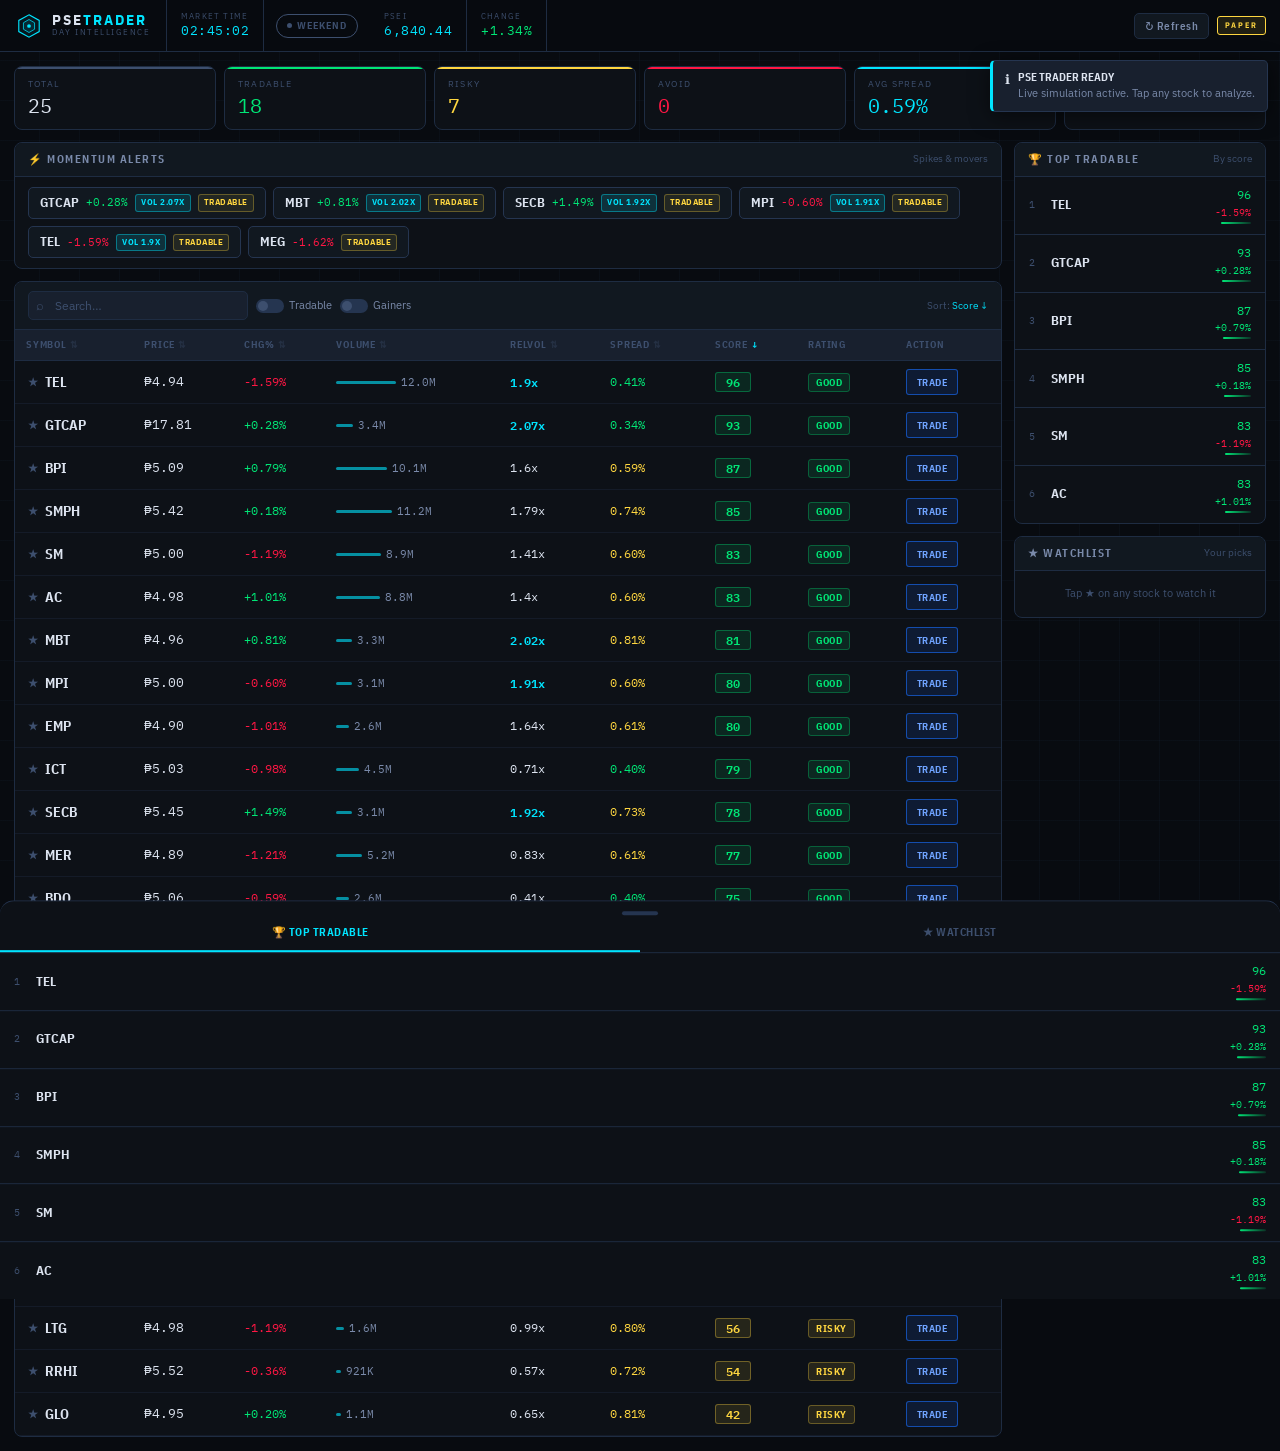
<file: dayTrading/PSE_screener.html>
<!DOCTYPE html>
<html lang="en">
<head>
<meta charset="UTF-8"/>
<meta name="viewport" content="width=device-width,initial-scale=1.0,maximum-scale=1.0"/>
<title>PSE Day Trading Assistant</title>
<link rel="preconnect" href="https://fonts.googleapis.com"/>
<link href="https://fonts.googleapis.com/css2?family=IBM+Plex+Mono:wght@400;500;600&family=IBM+Plex+Sans+Condensed:wght@400;600;700&family=IBM+Plex+Sans:wght@300;400;500&display=swap" rel="stylesheet"/>
<style>
*,*::before,*::after{box-sizing:border-box;margin:0;padding:0}
:root{
  --bg:#080b10;--bg1:#0d1117;--bg2:#111820;--bg3:#18202e;
  --border:#1e2c42;--border2:#253550;
  --cyan:#00e5ff;--cyan2:rgba(0,229,255,.12);
  --green:#00e676;--green2:rgba(0,230,118,.1);
  --yellow:#ffd740;--yellow2:rgba(255,215,64,.1);
  --red:#ff1744;--red2:rgba(255,23,68,.1);
  --amber:#ff9800;
  --txt:#dde4f0;--txt2:#7a8aaa;--txt3:#3d4f6e;
  --mono:'IBM Plex Mono',monospace;
  --cond:'IBM Plex Sans Condensed',sans-serif;
  --sans:'IBM Plex Sans',sans-serif;
  --r:5px;--r2:8px;--hdr:52px;
}
html{-webkit-text-size-adjust:100%}
body{font-family:var(--sans);background:var(--bg);color:var(--txt);font-size:13px;line-height:1.4;min-height:100vh;overflow-x:hidden}
body::before{content:'';position:fixed;inset:0;background:repeating-linear-gradient(0deg,transparent,transparent 39px,rgba(30,44,66,.15) 39px,rgba(30,44,66,.15) 40px),repeating-linear-gradient(90deg,transparent,transparent 39px,rgba(30,44,66,.15) 39px,rgba(30,44,66,.15) 40px);pointer-events:none;z-index:0}
::-webkit-scrollbar{width:4px;height:4px}
::-webkit-scrollbar-track{background:var(--bg)}
::-webkit-scrollbar-thumb{background:var(--border2);border-radius:2px}

/* HEADER */
.hdr{position:sticky;top:0;z-index:100;background:rgba(8,11,16,.97);backdrop-filter:blur(14px);border-bottom:1px solid var(--border);display:flex;align-items:center;height:var(--hdr)}
.hdr-logo{display:flex;align-items:center;gap:10px;padding:0 16px;height:100%;border-right:1px solid var(--border);flex-shrink:0}
.logo-hex{width:26px;height:26px;flex-shrink:0}
.logo-hex svg{animation:hglow 3s ease-in-out infinite}
@keyframes hglow{0%,100%{filter:drop-shadow(0 0 4px var(--cyan))}50%{filter:drop-shadow(0 0 10px var(--cyan))}}
.logo-text{display:flex;flex-direction:column}
.logo-main{font-family:var(--cond);font-size:15px;font-weight:700;letter-spacing:2px;line-height:1;color:var(--txt)}
.logo-main span{color:var(--cyan)}
.logo-sub{font-size:8px;letter-spacing:1.5px;color:var(--txt3);text-transform:uppercase}
.hdr-market{display:flex;align-items:center;flex:1;overflow-x:auto;overflow-y:hidden;scrollbar-width:none}
.hdr-market::-webkit-scrollbar{display:none}
.hdr-pill{display:flex;flex-direction:column;justify-content:center;padding:0 14px;height:var(--hdr);border-right:1px solid var(--border);flex-shrink:0}
.pill-label{font-size:8px;letter-spacing:1.2px;text-transform:uppercase;color:var(--txt3)}
.pill-value{font-family:var(--mono);font-size:13px;color:var(--cyan);letter-spacing:.5px;white-space:nowrap}
.pill-value.pos{color:var(--green)}.pill-value.neg{color:var(--red)}
.mstatus{display:flex;align-items:center;gap:5px;padding:4px 10px;border-radius:20px;border:1px solid;font-family:var(--cond);font-size:10px;font-weight:700;letter-spacing:1px;margin:0 12px;flex-shrink:0;white-space:nowrap}
.mstatus.open{border-color:var(--green);color:var(--green);background:var(--green2)}
.mstatus.closed{border-color:var(--txt3);color:var(--txt3)}
.mstatus.pre{border-color:var(--yellow);color:var(--yellow);background:var(--yellow2)}
.sdot{width:5px;height:5px;border-radius:50%;background:currentColor;animation:blink 1.4s ease-in-out infinite}
@keyframes blink{0%,100%{opacity:1}50%{opacity:.15}}
.hdr-right{display:flex;align-items:center;gap:8px;padding:0 14px;margin-left:auto;flex-shrink:0}
.hbtn{background:var(--bg2);border:1px solid var(--border);border-radius:var(--r);color:var(--txt2);padding:5px 10px;cursor:pointer;font-family:var(--cond);font-size:11px;font-weight:600;letter-spacing:.5px;transition:all .15s;white-space:nowrap;touch-action:manipulation}
.hbtn:hover,.hbtn:active{border-color:var(--cyan);color:var(--cyan);background:var(--cyan2)}
.hbtn.spin-me{animation:spin .7s linear infinite}
@keyframes spin{to{transform:rotate(360deg)}}
.session-tag{font-family:var(--cond);font-size:8px;font-weight:700;letter-spacing:2px;padding:3px 7px;border-radius:3px;background:rgba(255,215,64,.1);border:1px solid var(--yellow);color:var(--yellow)}

/* MAIN */
.main{position:relative;z-index:1;padding:14px;display:flex;flex-direction:column;gap:12px}

/* SUMMARY CARDS */
.sum-row{display:grid;grid-template-columns:repeat(6,1fr);gap:8px}
.scard{background:var(--bg1);border:1px solid var(--border);border-radius:var(--r2);padding:11px 13px;position:relative;overflow:hidden}
.scard::after{content:'';position:absolute;top:0;left:0;right:0;height:2px}
.scard.c-total::after{background:var(--txt3)}.scard.c-good::after{background:var(--green)}.scard.c-risky::after{background:var(--yellow)}.scard.c-avoid::after{background:var(--red)}.scard.c-spread::after{background:var(--cyan)}.scard.c-top::after{background:var(--amber)}
.scard-label{font-size:9px;letter-spacing:1.2px;text-transform:uppercase;color:var(--txt3);margin-bottom:3px}
.scard-val{font-family:var(--mono);font-size:20px;color:var(--txt);line-height:1.2}
.scard.c-good .scard-val{color:var(--green)}.scard.c-risky .scard-val{color:var(--yellow)}.scard.c-avoid .scard-val{color:var(--red)}.scard.c-spread .scard-val{color:var(--cyan)}.scard.c-top .scard-val{color:var(--amber);font-size:11px;font-family:var(--cond);line-height:1.4}

/* BODY LAYOUT */
.body-row{display:grid;grid-template-columns:1fr 252px;gap:12px;align-items:start}
.left-col{display:flex;flex-direction:column;gap:12px;min-width:0}
.right-col{display:flex;flex-direction:column;gap:12px}

/* SECTION BOX */
.section-box{background:var(--bg1);border:1px solid var(--border);border-radius:var(--r2);overflow:hidden}
.sec-hdr{display:flex;align-items:center;justify-content:space-between;padding:9px 13px;border-bottom:1px solid var(--border);background:var(--bg2)}
.sec-title{font-family:var(--cond);font-size:11px;font-weight:700;letter-spacing:1.5px;text-transform:uppercase;color:var(--txt2)}
.sec-sub{font-size:10px;color:var(--txt3)}

/* MOMENTUM */
.momentum-wrap{padding:10px 13px;display:flex;flex-wrap:wrap;gap:7px;min-height:46px}
.mc{background:var(--bg2);border:1px solid var(--border2);border-radius:var(--r);padding:6px 11px;display:flex;align-items:center;gap:7px;cursor:pointer;transition:all .15s;animation:slid .25s ease;touch-action:manipulation}
@keyframes slid{from{opacity:0;transform:translateX(-6px)}to{opacity:1;transform:translateX(0)}}
.mc:hover,.mc:active{border-color:var(--cyan);transform:translateY(-1px)}
.mc-sym{font-family:var(--cond);font-weight:700;font-size:13px}
.mc-chg{font-family:var(--mono);font-size:11px}
.mc-chg.pos{color:var(--green)}.mc-chg.neg{color:var(--red)}
.mc-badge{font-size:8px;font-weight:700;letter-spacing:.5px;padding:2px 5px;border-radius:3px;text-transform:uppercase}
.mc-badge.vspike{background:rgba(0,229,255,.12);border:1px solid rgba(0,229,255,.4);color:var(--cyan)}
.mc-badge.tgainer{background:var(--green2);border:1px solid rgba(0,230,118,.4);color:var(--green)}
.mc-badge.tradable{background:rgba(255,215,64,.08);border:1px solid rgba(255,215,64,.3);color:var(--yellow)}
.no-momentum{color:var(--txt3);font-size:12px;padding:6px 0;width:100%}

/* TABLE CONTROLS */
.tbl-controls{display:flex;align-items:center;gap:8px;padding:9px 13px;border-bottom:1px solid var(--border);background:var(--bg2);flex-wrap:wrap}
.search-wrap{position:relative;flex:1;min-width:110px;max-width:220px}
.search-icon{position:absolute;left:8px;top:50%;transform:translateY(-50%);color:var(--txt3);font-size:13px;pointer-events:none}
.srch{width:100%;background:var(--bg3);border:1px solid var(--border);border-radius:var(--r);padding:6px 8px 6px 26px;color:var(--txt);font-family:var(--sans);font-size:12px;outline:none;transition:border-color .2s}
.srch:focus{border-color:var(--cyan)}.srch::placeholder{color:var(--txt3)}
.tog-wrap{display:flex;align-items:center;gap:5px;cursor:pointer;touch-action:manipulation}
.tog-wrap input{display:none}
.tog-track{width:28px;height:14px;background:var(--border2);border-radius:7px;position:relative;transition:background .2s;flex-shrink:0}
.tog-track::after{content:'';position:absolute;top:2px;left:2px;width:10px;height:10px;background:var(--txt3);border-radius:50%;transition:all .2s}
.tog-wrap input:checked+.tog-track{background:rgba(0,229,255,.25)}
.tog-wrap input:checked+.tog-track::after{left:16px;background:var(--cyan)}
.tog-label{font-size:11px;color:var(--txt2);white-space:nowrap}
.sort-info{font-size:10px;color:var(--txt3);margin-left:auto;white-space:nowrap}
.sort-info span{color:var(--cyan)}

/* TABLE */
.tbl-wrap{overflow-x:auto;-webkit-overflow-scrolling:touch}
table{width:100%;border-collapse:collapse;min-width:540px}
thead tr{background:var(--bg3);border-bottom:1px solid var(--border)}
th{padding:8px 11px;text-align:left;font-family:var(--cond);font-size:10px;font-weight:700;letter-spacing:.8px;text-transform:uppercase;color:var(--txt3);cursor:pointer;white-space:nowrap;user-select:none;transition:color .15s}
th:hover{color:var(--txt)}
th .arr{opacity:.35;font-size:9px}
th .arr.on{opacity:1;color:var(--cyan)}
tbody tr{border-bottom:1px solid rgba(30,44,66,.4);transition:background .1s}
tbody tr:hover{background:var(--bg3)}
tbody tr.row-avoid{opacity:.45}
tbody tr.row-avoid td{color:var(--txt3)!important}
td{padding:8px 11px;white-space:nowrap}
.td-sym{font-family:var(--cond);font-weight:700;font-size:14px;display:flex;align-items:center;gap:5px}
.wstar{color:var(--txt3);cursor:pointer;font-size:11px;transition:color .15s;line-height:1;touch-action:manipulation;padding:2px}
.wstar:hover,.wstar.on{color:var(--yellow)}
.td-price{font-family:var(--mono);font-size:13px}
.td-chg{font-family:var(--mono);font-size:12px}.td-chg.pos{color:var(--green)}.td-chg.neg{color:var(--red)}
.td-vol{font-family:var(--mono);font-size:11px;color:var(--txt2)}
.td-rv{font-family:var(--mono);font-size:12px}.td-rv.hi{color:var(--cyan);font-weight:600}
.td-sp{font-family:var(--mono);font-size:12px}.td-sp.tight{color:var(--green)}.td-sp.mod{color:var(--yellow)}.td-sp.wide{color:var(--red)}
.vbar-wrap{display:flex;align-items:center;gap:5px}
.vbar{height:3px;border-radius:2px;background:var(--cyan);opacity:.6;min-width:2px}
.scbadge{display:inline-flex;align-items:center;justify-content:center;min-width:36px;height:20px;padding:0 4px;border-radius:3px;font-family:var(--mono);font-size:12px;font-weight:600}
.scbadge.good{background:var(--green2);border:1px solid rgba(0,230,118,.35);color:var(--green)}
.scbadge.warn{background:var(--yellow2);border:1px solid rgba(255,215,64,.35);color:var(--yellow)}
.scbadge.avoid{background:var(--red2);border:1px solid rgba(255,23,68,.3);color:var(--red)}
.rtag{font-family:var(--cond);font-size:10px;font-weight:700;letter-spacing:.5px;padding:2px 7px;border-radius:3px;text-transform:uppercase}
.rtag.good{background:var(--green2);color:var(--green);border:1px solid rgba(0,230,118,.3)}
.rtag.warn{background:var(--yellow2);color:var(--yellow);border:1px solid rgba(255,215,64,.3)}
.rtag.avoid{background:var(--red2);color:var(--red);border:1px solid rgba(255,23,68,.25)}
.btn-trade{padding:4px 10px;background:rgba(26,111,255,.12);border:1px solid rgba(26,111,255,.6);border-radius:3px;color:#6fa3ff;cursor:pointer;font-family:var(--cond);font-size:10px;font-weight:700;letter-spacing:.5px;text-transform:uppercase;transition:all .15s;touch-action:manipulation;min-height:26px}
.btn-trade:hover,.btn-trade:active{background:rgba(26,111,255,.28);color:#fff}
.empty-row td{text-align:center;padding:28px;color:var(--txt3);font-size:12px}

/* TOP TRADABLE */
.tt-list{display:flex;flex-direction:column}
.tt-item{display:flex;align-items:center;justify-content:space-between;padding:10px 14px;border-bottom:1px solid var(--border);cursor:pointer;transition:all .15s;gap:8px;touch-action:manipulation}
.tt-item:last-child{border-bottom:none}
.tt-item:hover,.tt-item:active{background:var(--bg3);padding-left:18px}
.tt-rank{font-family:var(--mono);font-size:10px;color:var(--txt3);min-width:14px}
.tt-sym{font-family:var(--cond);font-weight:700;font-size:13px;flex:1}
.tt-meta{display:flex;flex-direction:column;align-items:flex-end;gap:2px}
.tt-score{font-family:var(--mono);font-size:12px;color:var(--green)}
.tt-chg{font-family:var(--mono);font-size:10px}.tt-chg.pos{color:var(--green)}.tt-chg.neg{color:var(--red)}
.tt-bar{height:2px;background:linear-gradient(90deg,var(--green),rgba(0,230,118,.15));border-radius:1px;transition:width .3s ease}

/* WATCHLIST */
.wl-list{display:flex;flex-direction:column}
.wl-item{display:flex;align-items:center;justify-content:space-between;padding:8px 13px;border-bottom:1px solid var(--border);gap:6px}
.wl-item:last-child{border-bottom:none}
.wl-sym{font-family:var(--cond);font-weight:700;font-size:12px}
.wl-price{font-family:var(--mono);font-size:11px;color:var(--txt2)}
.wl-chg{font-family:var(--mono);font-size:10px}.wl-chg.pos{color:var(--green)}.wl-chg.neg{color:var(--red)}
.wl-rm{background:none;border:none;color:var(--txt3);cursor:pointer;font-size:11px;padding:3px 5px;transition:color .15s;touch-action:manipulation}
.wl-rm:hover,.wl-rm:active{color:var(--red)}
.wl-empty{padding:14px;font-size:11px;color:var(--txt3);text-align:center;line-height:1.6}

/* MODAL */
.modal-bg{position:fixed;inset:0;background:rgba(5,8,14,.9);backdrop-filter:blur(6px);z-index:200;display:none;align-items:flex-start;justify-content:center;padding:16px;overflow-y:auto}
.modal-bg.open{display:flex}
.modal{background:var(--bg1);border:1px solid var(--border2);border-radius:10px;width:100%;max-width:760px;box-shadow:0 20px 70px rgba(0,0,0,.7),0 0 0 1px rgba(0,229,255,.07);animation:mopen .2s ease;margin:auto}
@keyframes mopen{from{opacity:0;transform:scale(.97) translateY(6px)}to{opacity:1;transform:scale(1) translateY(0)}}
.modal-hdr{display:flex;align-items:center;justify-content:space-between;padding:13px 18px;border-bottom:1px solid var(--border);background:var(--bg2);border-radius:10px 10px 0 0}
.mh-left{display:flex;align-items:baseline;gap:8px;min-width:0;flex:1;overflow:hidden}
.m-sym{font-family:var(--cond);font-size:20px;font-weight:700;flex-shrink:0}
.m-name{font-size:12px;color:var(--txt2);overflow:hidden;text-overflow:ellipsis;white-space:nowrap}
.mh-right{display:flex;align-items:center;gap:8px;flex-shrink:0;margin-left:10px}
.m-close{background:none;border:1px solid var(--border);border-radius:var(--r);color:var(--txt2);width:28px;height:28px;cursor:pointer;font-size:12px;transition:all .15s;display:flex;align-items:center;justify-content:center;touch-action:manipulation}
.m-close:hover,.m-close:active{border-color:var(--red);color:var(--red)}
.modal-body{display:grid;grid-template-columns:1fr 1fr}
.modal-left,.modal-right{padding:16px 18px}
.modal-left{border-right:1px solid var(--border)}
.m-sec{font-family:var(--cond);font-size:9px;font-weight:700;letter-spacing:2px;text-transform:uppercase;color:var(--txt3);margin-bottom:11px}
.inp-grp{display:flex;flex-direction:column;gap:3px;margin-bottom:10px}
.inp-grp label{font-size:9px;letter-spacing:.8px;text-transform:uppercase;color:var(--txt3)}
.minp{background:var(--bg3);border:1px solid var(--border);border-radius:var(--r);padding:8px 10px;color:var(--txt);font-family:var(--mono);font-size:13px;outline:none;transition:border-color .2s;width:100%; appearance: none; -webkit-appearance:none}
.minp:focus{border-color:var(--cyan)}
.ba-row{display:grid;grid-template-columns:1fr 1fr;gap:8px}
.snap-grid{display:grid;grid-template-columns:1fr 1fr;gap:6px;margin-top:12px;padding:10px;background:var(--bg2);border:1px solid var(--border);border-radius:var(--r)}
.snap-item .snap-lbl{font-size:9px;color:var(--txt3);text-transform:uppercase;letter-spacing:.8px}
.snap-item .snap-val{font-family:var(--mono);font-size:12px}
.out-grid{display:grid;grid-template-columns:1fr 1fr;gap:7px;margin-bottom:11px}
.out-item{background:var(--bg2);border:1px solid var(--border);border-radius:var(--r);padding:8px 10px}
.out-item.hl{background:var(--bg3);border-color:var(--border2)}
.out-label{font-size:9px;letter-spacing:.8px;text-transform:uppercase;color:var(--txt3);margin-bottom:3px}
.out-val{font-family:var(--mono);font-size:13px}
.out-val.lg{font-size:16px}.out-val.pos{color:var(--green)}.out-val.neg{color:var(--red)}
.tq-box{background:var(--bg2);border:1px solid var(--border);border-radius:var(--r);padding:11px}
.tq-hdr{font-size:9px;letter-spacing:1.5px;text-transform:uppercase;color:var(--txt3);margin-bottom:7px}
.tq-track{background:var(--bg);border-radius:3px;height:6px;overflow:hidden;margin-bottom:7px}
.tq-fill{height:100%;border-radius:3px;transition:width .4s ease,background .3s}
.tq-verdict{font-family:var(--cond);font-size:13px;font-weight:700;margin-bottom:4px}
.tq-reasons{font-size:11px;color:var(--txt2);line-height:1.7}
.btn-log{width:100%;margin-top:11px;padding:9px;background:rgba(26,111,255,.15);border:1px solid rgba(26,111,255,.6);border-radius:var(--r);color:#7ab3ff;cursor:pointer;font-family:var(--cond);font-size:12px;font-weight:700;letter-spacing:1px;text-transform:uppercase;transition:all .2s;touch-action:manipulation}
.btn-log:hover,.btn-log:active{background:rgba(26,111,255,.35);color:#fff}

/* NOTIFICATIONS */
#notifs{position:fixed;top:60px;right:12px;z-index:500;display:flex;flex-direction:column;gap:5px;pointer-events:none;max-width:calc(100vw - 24px)}
.notif{background:var(--bg3);border:1px solid var(--border2);border-radius:var(--r);padding:9px 12px;min-width:200px;max-width:290px;display:flex;gap:8px;box-shadow:0 4px 20px rgba(0,0,0,.5);animation:nin .25s ease;pointer-events:auto}
@keyframes nin{from{opacity:0;transform:translateX(16px)}to{opacity:1;transform:translateX(0)}}
@keyframes nout{from{opacity:1}to{opacity:0;transform:translateX(16px)}}
.notif.out{animation:nout .25s ease forwards}
.notif.success{border-left:3px solid var(--green)}.notif.info{border-left:3px solid var(--cyan)}.notif.warn{border-left:3px solid var(--yellow)}.notif.error{border-left:3px solid var(--red)}
.notif-ico{font-size:13px;flex-shrink:0;margin-top:1px}
.notif-t{font-family:var(--cond);font-size:11px;font-weight:700;text-transform:uppercase;margin-bottom:1px;color:var(--txt)}
.notif-m{font-size:11px;color:var(--txt2)}

/* MOBILE TABS */
.mobile-tabs{display:none;position:fixed;bottom:0;left:0;right:0;z-index:140;background:rgba(8,11,16,.97);backdrop-filter:blur(12px);border-top:1px solid var(--border);padding:6px 8px calc(6px + env(safe-area-inset-bottom));gap:4px}
.mob-tab{flex:1;display:flex;flex-direction:column;align-items:center;gap:2px;padding:5px 4px;border-radius:var(--r);border:none;background:none;color:var(--txt3);cursor:pointer;font-family:var(--cond);font-size:9px;font-weight:700;letter-spacing:.5px;text-transform:uppercase;transition:all .15s;touch-action:manipulation}
.mob-tab:active,.mob-tab.active{color:var(--cyan);background:var(--cyan2)}
.mob-tab-icon{font-size:16px;line-height:1}

/* DRAWER */
.drawer-overlay{display:none;position:fixed;inset:0;background:rgba(5,8,14,.7);z-index:150;backdrop-filter:blur(4px)}
.drawer-overlay.open{display:block}
.drawer{position:fixed;bottom:0;left:0;right:0;background:var(--bg1);border-top:1px solid var(--border2);border-radius:14px 14px 0 0;z-index:160;transform:translateY(100%);transition:transform .28s cubic-bezier(.4,0,.2,1);max-height:75vh;display:flex;flex-direction:column}
.drawer.open{transform:translateY(0)}
.drawer-handle{width:36px;height:4px;background:var(--border2);border-radius:2px;margin:10px auto 0;flex-shrink:0}
.drawer-tabs{display:flex;border-bottom:1px solid var(--border);flex-shrink:0}
.drawer-tab{flex:1;padding:10px;text-align:center;cursor:pointer;font-family:var(--cond);font-size:11px;font-weight:700;letter-spacing:.5px;text-transform:uppercase;color:var(--txt3);border-bottom:2px solid transparent;transition:all .15s;touch-action:manipulation}
.drawer-tab.active{color:var(--cyan);border-bottom-color:var(--cyan)}
.drawer-content{overflow-y:auto;flex:1;-webkit-overflow-scrolling:touch}
.drawer-pane{display:none}.drawer-pane.active{display:block}

/* ── RESPONSIVE ── */

/* Tablet: ≤900px — stack right-col below as 2-column row */
@media(max-width:900px){
  .body-row{grid-template-columns:1fr}
  .right-col{display:grid;grid-template-columns:1fr 1fr;gap:12px}
}

/* ≤768px */
@media(max-width:768px){
  :root{--hdr:48px}
  .main{padding:10px;gap:10px}
  .sum-row{grid-template-columns:repeat(3,1fr);gap:7px}
  .scard{padding:9px 10px}
  .scard-val{font-size:17px}
  .scard.c-top .scard-val{font-size:10px}
  .hdr-pill.hide-md{display:none}
  .right-col{grid-template-columns:1fr 1fr}
}

/* ≤600px — mobile: hide right-col inline, show drawer + bottom tabs */
@media(max-width:600px){
  :root{--hdr:48px}
  .main{padding:8px;gap:8px;padding-bottom:72px}
  .sum-row{grid-template-columns:repeat(3,1fr);gap:6px}
  .scard{padding:8px 9px}
  .scard-label{font-size:8px}
  .scard-val{font-size:15px}
  .scard.c-top .scard-val{font-size:10px}
  .logo-sub{display:none}
  .session-tag{display:none}
  .right-col{display:none!important}
  .mobile-tabs{display:flex}
  .tbl-controls{gap:6px;padding:8px 10px}
  .search-wrap{max-width:150px}
  .sort-info{display:none}
  /* Modal slides up from bottom */
  .modal-bg{padding:0;align-items:flex-end}
  .modal{border-radius:14px 14px 0 0;max-height:92vh;overflow-y:auto;max-width:100%;margin:0}
  .modal-hdr{border-radius:14px 14px 0 0;padding:12px 16px}
  .m-sym{font-size:17px}
  .modal-body{grid-template-columns:1fr}
  .modal-left{border-right:none;border-bottom:1px solid var(--border);padding:14px 16px}
  .modal-right{padding:14px 16px}
  /* Notifications: left side on mobile */
  #notifs{right:auto;left:8px}
  .notif{min-width:unset;max-width:calc(100vw - 16px)}
  /* Momentum: hide badges to save space */
  .mc-badge{display:none}
  .mc{padding:5px 9px}
}

/* ≤380px */
@media(max-width:380px){
  .sum-row{grid-template-columns:repeat(2,1fr)}
  .logo-main{font-size:13px;letter-spacing:1px}
  .tbl-controls{flex-direction:column;align-items:stretch}
  .search-wrap{max-width:100%}
}

/* No-hover (touch) devices */
@media(hover:none){
  .mc:hover{transform:none}
  .tt-item:hover{background:none;padding-left:14px}
}
</style>
</head>
<body>

<div id="notifs"></div>

<!-- HEADER -->
<header class="hdr">
  <div class="hdr-logo">
    <div class="logo-hex">
      <svg viewBox="0 0 28 28" fill="none" xmlns="http://www.w3.org/2000/svg">
        <path d="M14 2L25 8V20L14 26L3 20V8L14 2Z" stroke="#00e5ff" stroke-width="1.2" fill="rgba(0,229,255,0.06)"/>
        <path d="M14 7L20 10.5V17.5L14 21L8 17.5V10.5L14 7Z" stroke="#00e5ff" stroke-width=".8" fill="rgba(0,229,255,0.1)"/>
        <circle cx="14" cy="14" r="2" fill="#00e5ff"/>
      </svg>
    </div>
    <div class="logo-text">
      <span class="logo-main">PSE<span>TRADER</span></span>
      <span class="logo-sub">Day Intelligence</span>
    </div>
  </div>
  <div class="hdr-market">
    <div class="hdr-pill">
      <span class="pill-label">Market Time</span>
      <span class="pill-value" id="clock">--:--:--</span>
    </div>
    <div id="mstatus" class="mstatus closed"><span class="sdot"></span><span id="mstatus-txt">CLOSED</span></div>
    <div class="hdr-pill hide-md">
      <span class="pill-label">PSEi</span>
      <span class="pill-value" id="psei-val">6,842.30</span>
    </div>
    <div class="hdr-pill hide-md">
      <span class="pill-label">Change</span>
      <span class="pill-value pos" id="psei-chg">+0.42%</span>
    </div>
  </div>
  <div class="hdr-right">
    <button class="hbtn" id="btn-refresh">↻ <span class="hide-xs">Refresh</span></button>
    <span class="session-tag">PAPER</span>
  </div>
</header>

<!-- MAIN -->
<div class="main">
  <div class="sum-row">
    <div class="scard c-total"><div class="scard-label">Total</div><div class="scard-val" id="sc-total">--</div></div>
    <div class="scard c-good"><div class="scard-label">Tradable</div><div class="scard-val" id="sc-good">--</div></div>
    <div class="scard c-risky"><div class="scard-label">Risky</div><div class="scard-val" id="sc-risky">--</div></div>
    <div class="scard c-avoid"><div class="scard-label">Avoid</div><div class="scard-val" id="sc-avoid">--</div></div>
    <div class="scard c-spread"><div class="scard-label">Avg Spread</div><div class="scard-val" id="sc-spread">--%</div></div>
    <div class="scard c-top"><div class="scard-label">🏆 Top Pick</div><div class="scard-val" id="sc-toppick">--</div></div>
  </div>

  <div class="body-row">
    <div class="left-col">
      <div class="section-box">
        <div class="sec-hdr"><span class="sec-title">⚡ Momentum Alerts</span><span class="sec-sub">Spikes &amp; movers</span></div>
        <div class="momentum-wrap" id="momentum"></div>
      </div>
      <div class="section-box">
        <div class="tbl-controls">
          <div class="search-wrap">
            <span class="search-icon">⌕</span>
            <input type="text" class="srch" id="srch" placeholder="Search…"/>
          </div>
          <label class="tog-wrap">
            <input type="checkbox" id="tog-tradable"/>
            <span class="tog-track"></span>
            <span class="tog-label">Tradable</span>
          </label>
          <label class="tog-wrap">
            <input type="checkbox" id="tog-gainers"/>
            <span class="tog-track"></span>
            <span class="tog-label">Gainers</span>
          </label>
          <span class="sort-info">Sort: <span id="sort-lbl">Score ↓</span></span>
        </div>
        <div class="tbl-wrap">
          <table id="tbl">
            <thead>
              <tr>
                <th data-sort="symbol">Symbol <span class="arr">⇅</span></th>
                <th data-sort="lastPrice">Price <span class="arr">⇅</span></th>
                <th data-sort="change">Chg% <span class="arr">⇅</span></th>
                <th data-sort="volume" class="col-vol">Volume <span class="arr">⇅</span></th>
                <th data-sort="relVolume">RelVol <span class="arr">⇅</span></th>
                <th data-sort="spread">Spread <span class="arr">⇅</span></th>
                <th data-sort="liquidityScore">Score <span class="arr on">↓</span></th>
                <th>Rating</th>
                <th>Action</th>
              </tr>
            </thead>
            <tbody id="tbody"></tbody>
          </table>
        </div>
      </div>
    </div>

    <!-- RIGHT COL — desktop/tablet -->
    <div class="right-col">
      <div class="section-box">
        <div class="sec-hdr"><span class="sec-title">🏆 Top Tradable</span><span class="sec-sub">By score</span></div>
        <div class="tt-list" id="tt-list"></div>
      </div>
      <div class="section-box">
        <div class="sec-hdr"><span class="sec-title">★ Watchlist</span><span class="sec-sub">Your picks</span></div>
        <div class="wl-list" id="wl-list"></div>
        <div class="wl-empty" id="wl-empty">Tap ★ on any stock to watch it</div>
      </div>
    </div>
  </div>
</div>

<!-- MOBILE BOTTOM TABS -->
<div class="mobile-tabs">
  <button class="mob-tab" id="tab-top" onclick="openDrawer('top')">
    <span class="mob-tab-icon">🏆</span>Top
  </button>
  <button class="mob-tab" id="tab-wl" onclick="openDrawer('wl')">
    <span class="mob-tab-icon">★</span>Watch
  </button>
  <button class="mob-tab" onclick="document.getElementById('btn-refresh').click()">
    <span class="mob-tab-icon">↻</span>Refresh
  </button>
</div>

<!-- DRAWER -->
<div class="drawer-overlay" id="drawer-overlay" onclick="closeDrawer()"></div>
<div class="drawer" id="drawer">
  <div class="drawer-handle"></div>
  <div class="drawer-tabs">
    <div class="drawer-tab active" id="dtab-top" onclick="switchDrawerTab('top')">🏆 Top Tradable</div>
    <div class="drawer-tab" id="dtab-wl" onclick="switchDrawerTab('wl')">★ Watchlist</div>
  </div>
  <div class="drawer-content">
    <div class="drawer-pane active" id="dpane-top">
      <div class="tt-list" id="tt-list-m"></div>
    </div>
    <div class="drawer-pane" id="dpane-wl">
      <div class="wl-list" id="wl-list-m"></div>
      <div class="wl-empty" id="wl-empty-m" style="display:none">Tap ★ on any stock to watch it</div>
    </div>
  </div>
</div>

<!-- MODAL -->
<div class="modal-bg" id="modal-bg">
  <div class="modal">
    <div class="modal-hdr">
      <div class="mh-left">
        <span class="m-sym" id="m-sym"></span>
        <span class="m-name" id="m-name"></span>
      </div>
      <div class="mh-right">
        <span class="scbadge good" id="m-score-badge" style="width:auto;padding:3px 9px"></span>
        <button class="m-close" id="m-close">✕</button>
      </div>
    </div>
    <div class="modal-body">
      <div class="modal-left">
        <div class="m-sec">Trade Parameters</div>
        <div class="inp-grp"><label>Entry Price (₱)</label><input type="number" class="minp" id="m-entry" step="0.01" inputmode="decimal"/></div>
        <div class="inp-grp"><label>Exit Price (₱)</label><input type="number" class="minp" id="m-exit" step="0.01" inputmode="decimal"/></div>
        <div class="inp-grp"><label>Position Size (Shares)</label><input type="number" class="minp" id="m-size" value="1000" inputmode="numeric"/></div>
        <div class="ba-row">
          <div class="inp-grp"><label>Bid (₱)</label><input type="number" class="minp" id="m-bid" step="0.01" inputmode="decimal"/></div>
          <div class="inp-grp"><label>Ask (₱)</label><input type="number" class="minp" id="m-ask" step="0.01" inputmode="decimal"/></div>
        </div>
        <div class="snap-grid">
          <div class="m-sec" style="grid-column:1/-1;margin-bottom:6px">Stock Snapshot</div>
          <div class="snap-item"><div class="snap-lbl">Volume</div><div class="snap-val" id="snap-vol">--</div></div>
          <div class="snap-item"><div class="snap-lbl">Rel Vol</div><div class="snap-val" id="snap-rv">--</div></div>
          <div class="snap-item"><div class="snap-lbl">Spread</div><div class="snap-val" id="snap-sp">--</div></div>
          <div class="snap-item"><div class="snap-lbl">Sector</div><div class="snap-val" style="font-family:var(--cond);font-size:11px;color:var(--txt2)" id="snap-sec">--</div></div>
        </div>
      </div>
      <div class="modal-right">
        <div class="m-sec">Trade Analysis</div>
        <div class="out-grid">
          <div class="out-item"><div class="out-label">Gross P&amp;L</div><div class="out-val" id="o-gross">₱0.00</div></div>
          <div class="out-item"><div class="out-label">Spread Cost</div><div class="out-val neg" id="o-spread">₱0.00</div></div>
          <div class="out-item"><div class="out-label">PSE Fees</div><div class="out-val neg" id="o-fees">₱0.00</div></div>
          <div class="out-item"><div class="out-label">Slippage</div><div class="out-val neg" id="o-slip">₱0.00</div></div>
          <div class="out-item hl"><div class="out-label">Net P&amp;L</div><div class="out-val lg" id="o-net">₱0.00</div></div>
          <div class="out-item hl"><div class="out-label">Return %</div><div class="out-val lg" id="o-ret">0.000%</div></div>
        </div>
        <div class="tq-box">
          <div class="tq-hdr">Trade Quality Index</div>
          <div class="tq-track"><div class="tq-fill" id="tq-fill" style="width:0%;background:var(--txt3)"></div></div>
          <div class="tq-verdict" id="tq-verdict">—</div>
          <div class="tq-reasons" id="tq-reasons"></div>
        </div>
        <button class="btn-log" id="btn-log">+ Log This Trade</button>
      </div>
    </div>
  </div>
</div>

<script>
const STOCKS_DEF=[{symbol:'BDO',name:'BDO Unibank',sector:'Banks'},{symbol:'BPI',name:'Bank of Philippine Islands',sector:'Banks'},{symbol:'MBT',name:'Metrobank',sector:'Banks'},{symbol:'SM',name:'SM Investments',sector:'Holding Firms'},{symbol:'ALI',name:'Ayala Land',sector:'Property'},{symbol:'AC',name:'Ayala Corporation',sector:'Holding Firms'},{symbol:'JFC',name:'Jollibee Foods',sector:'Food & Bev'},{symbol:'SMPH',name:'SM Prime Holdings',sector:'Property'},{symbol:'TEL',name:'PLDT Inc.',sector:'Telecom'},{symbol:'GLO',name:'Globe Telecom',sector:'Telecom'},{symbol:'MER',name:'Meralco',sector:'Utilities'},{symbol:'URC',name:'Universal Robina',sector:'Food & Bev'},{symbol:'AGI',name:'Alliance Global',sector:'Holding Firms'},{symbol:'GTCAP',name:'GT Capital',sector:'Holding Firms'},{symbol:'MPI',name:'Metro Pacific',sector:'Infra'},{symbol:'MEG',name:'Megaworld',sector:'Property'},{symbol:'PGOLD',name:'Puregold',sector:'Retail'},{symbol:'ICT',name:'ICTSI',sector:'Infra'},{symbol:'PCOR',name:'Petron Corp.',sector:'Petroleum'},{symbol:'RRHI',name:'Robinsons Retail',sector:'Retail'},{symbol:'SECB',name:'Security Bank',sector:'Banks'},{symbol:'LTG',name:'LT Group',sector:'Conglomerate'},{symbol:'DMC',name:'DMCI Holdings',sector:'Conglomerate'},{symbol:'AEV',name:'Aboitiz Equity',sector:'Holding Firms'},{symbol:'EMP',name:'Emperador Inc.',sector:'Beverages'}];
const BLUE_CHIPS=new Set(['BDO','BPI','SM','ALI','AC','JFC','SMPH','TEL','MER','ICT']);
function seededRand(s){let h=0;for(const c of String(s))h=(h*31+c.charCodeAt(0))&0xffffffff;return((h&0x7fffffff)/0x7fffffff);}
function tickSize(p){if(p<0.2)return 0.0001;if(p<1)return 0.001;if(p<5)return 0.01;if(p<10)return 0.01;if(p<20)return 0.02;if(p<50)return 0.05;if(p<100)return 0.1;if(p<200)return 0.2;if(p<500)return 0.5;if(p<1000)return 1;return 5;}
function buildStock(def){const r=seededRand(def.symbol);const base=5+r*395;const prev=+(base*(1+(Math.random()-.5)*.04)).toFixed(2);const last=+(prev*(1+(Math.random()-.5)*.032)).toFixed(2);const ts=tickSize(last);const bid=+(last-ts*(1+Math.floor(Math.random()*2))).toFixed(2);const ask=+(last+ts*(1+Math.floor(Math.random()*2))).toFixed(2);const spread=+((ask-bid)/last*100).toFixed(3);const bv=BLUE_CHIPS.has(def.symbol)?7e6:1.8e6;const vol=Math.floor(bv*(0.3+Math.random()*1.6));const avgVol=Math.floor(bv*0.9);const rv=+(vol/avgVol).toFixed(2);const change=+((last-prev)/prev*100).toFixed(2);const vola=+(Math.abs(change)+Math.random()*1.5).toFixed(2);const s={...def,lastPrice:last,prevClose:prev,bid,ask,spread,volume:vol,avgVolume:avgVol,relVolume:rv,change,volatility:vola,high:+(last*(1+Math.random()*.012)).toFixed(2),low:+(last*(1-Math.random()*.012)).toFixed(2)};return{...s,...score(s)};}
function scoreVol(v){if(v>=5e6)return 1;if(v>=2e6)return .8;if(v>=5e5)return .5;if(v>=1e5)return .2;return .05;}
function scoreRV(v){if(v>=2)return 1;if(v>=1.5)return .8;if(v>=1)return .6;if(v>=.7)return .3;return .1;}
function scoreSp(s){if(s<=.5)return 1;if(s<=1)return .75-(s-.5)*.5;if(s<=2)return .4-(s-1)*.2;return Math.max(0,.1-(s-2)*.05);}
function scoreVola(v){if(v<.5)return .3;if(v<=3)return 1;if(v<=6)return 1-(v-3)/3*.7;return .1;}
function score(s){const raw=scoreVol(s.volume)*35+scoreRV(s.relVolume)*20+scoreSp(s.spread)*30+scoreVola(s.volatility)*15;const liquidityScore=Math.min(100,Math.round(raw));const rating=liquidityScore>=65?'GOOD':liquidityScore>=40?'RISKY':'AVOID';return{liquidityScore,rating};}
function explain(s){const r=[];if(s.volume<5e5)r.push('⚠ Low volume — hard to fill orders');if(s.relVolume>=2)r.push('🔥 Volume spike — strong interest');else if(s.relVolume<.7)r.push('⚠ Below-average volume today');if(s.spread<=.5)r.push('✓ Tight spread — low entry cost');else if(s.spread>2)r.push('✗ Wide spread — slippage risk is high');else if(s.spread>1)r.push('⚠ Moderate spread — factor into target');if(s.volatility<.5)r.push('⚠ Minimal price movement');else if(s.volatility<=3)r.push('✓ Good intraday range');else if(s.volatility>5)r.push('⚠ High volatility — size down');return r;}
const FEE={comm:.0025,vat:.12,pse:.00005,sccp:.0001,sales:.006,minC:20};
function calcFees(val,isSell){const c=Math.max(val*FEE.comm,FEE.minC);return c*(1+FEE.vat)+val*FEE.pse+val*FEE.sccp+(isSell?val*FEE.sales:0);}
function calcTrade(entry,exit,size,bid,ask){if(!entry||!exit||!size)return null;const ev=entry*size,xv=exit*size;const spPct=bid&&ask?(ask-bid)/((bid+ask)/2)*100:0;const gross=xv-ev;const spreadCost=ev*(spPct/100)*.55;const slippage=ev*(spPct/100)*.25;const fees=calcFees(ev,false)+calcFees(xv,true);const net=gross-spreadCost-slippage-fees;const ret=(net/(ev+calcFees(ev,false)))*100;return{gross:+gross.toFixed(2),spreadCost:+spreadCost.toFixed(2),slippage:+slippage.toFixed(2),fees:+fees.toFixed(2),net:+net.toFixed(2),ret:+ret.toFixed(3),spPct:+spPct.toFixed(3)};}
function tradeQuality(calc,lscore){if(!calc)return{score:0,label:'—',color:'var(--txt3)',reasons:[]};let sc=lscore||50;const r=[];if(calc.gross>0){const fr=(calc.spreadCost+calc.fees)/Math.abs(calc.gross);if(fr>.5){sc-=20;r.push('✗ Fees eat >50% of gross profit');}else if(fr<.2){sc+=5;r.push('✓ Good reward-to-cost ratio');}}else{sc-=30;r.push('✗ Trade shows gross loss');}if(calc.ret>=1.5){sc+=8;r.push('✓ Return >1.5% clears costs well');}else if(calc.ret>0&&calc.ret<.3)r.push('⚠ Return <0.3% barely covers fees');if(calc.spPct>2){sc-=15;r.push('✗ Wide bid-ask — avoid market orders');}sc=Math.max(0,Math.min(100,sc));let label,color;if(sc>=65){label='✓ GOOD TRADE';color='var(--green)';}else if(sc>=40){label='⚠ MARGINAL — review carefully';color='var(--yellow)';}else{label='✗ AVOID — risk/reward unfavorable';color='var(--red)';}return{score:sc,label,color,reasons:r};}
let stocks=[],sortField='liquidityScore',sortDir='desc',modalStock=null;
function loadPrefs(){try{return JSON.parse(localStorage.getItem('pse_prefs_v2'))||{};}catch{return{};}}
function savePrefs(p){localStorage.setItem('pse_prefs_v2',JSON.stringify({...loadPrefs(),...p}));}
function getWL(){return loadPrefs().watchlist||[];}
function toggleWL(sym){const wl=getWL();const i=wl.indexOf(sym);if(i===-1)wl.push(sym);else wl.splice(i,1);savePrefs({watchlist:wl});return wl.includes(sym);}
function isWatched(sym){return getWL().includes(sym);}
const NICONS={success:'✓',info:'ℹ',warn:'⚠',error:'✕'};
function notify(type,title,msg,ms=3600){const n=document.createElement('div');n.className=`notif ${type}`;n.innerHTML=`<span class="notif-ico">${NICONS[type]||'ℹ'}</span><div><div class="notif-t">${title}</div><div class="notif-m">${msg}</div></div>`;document.getElementById('notifs').appendChild(n);setTimeout(()=>{n.classList.add('out');setTimeout(()=>n.remove(),280);},ms);}
const fmt={p:v=>`₱${Number(v).toFixed(2)}`,pct:v=>`${v>=0?'+':''}${Number(v).toFixed(2)}%`,vol:v=>{if(!v)return'—';if(v>=1e6)return`${(v/1e6).toFixed(1)}M`;if(v>=1e3)return`${(v/1e3).toFixed(0)}K`;return v;},pnl:v=>`${v>=0?'+':'−'}₱${Math.abs(v).toFixed(2)}`};

function renderSummary(){const good=stocks.filter(s=>s.rating==='GOOD');document.getElementById('sc-total').textContent=stocks.length;document.getElementById('sc-good').textContent=good.length;document.getElementById('sc-risky').textContent=stocks.filter(s=>s.rating==='RISKY').length;document.getElementById('sc-avoid').textContent=stocks.filter(s=>s.rating==='AVOID').length;const avg=(stocks.reduce((a,s)=>a+s.spread,0)/stocks.length).toFixed(2);document.getElementById('sc-spread').textContent=`${avg}%`;const top=[...good].sort((a,b)=>b.liquidityScore-a.liquidityScore)[0];document.getElementById('sc-toppick').textContent=top?`${top.symbol} · ${top.liquidityScore}`:'—';}

function renderMomentum(){const wrap=document.getElementById('momentum');const alerts=stocks.filter(s=>s.relVolume>=1.8||Math.abs(s.change)>=1.5).sort((a,b)=>b.relVolume-a.relVolume).slice(0,9);if(!alerts.length){wrap.innerHTML='<span class="no-momentum">No significant momentum detected</span>';return;}wrap.innerHTML=alerts.map(s=>{const b=[];if(s.relVolume>=1.8)b.push(`<span class="mc-badge vspike">VOL ${s.relVolume}x</span>`);if(s.change>=1.5)b.push(`<span class="mc-badge tgainer">GAINER</span>`);if(s.rating==='GOOD')b.push(`<span class="mc-badge tradable">TRADABLE</span>`);return`<div class="mc" onclick="openModal('${s.symbol}')"><span class="mc-sym">${s.symbol}</span><span class="mc-chg ${s.change>=0?'pos':'neg'}">${fmt.pct(s.change)}</span>${b.join('')}</div>`;}).join('');}

function filteredSorted(){const q=document.getElementById('srch').value.toLowerCase();const tOnly=document.getElementById('tog-tradable').checked;const gOnly=document.getElementById('tog-gainers').checked;let list=stocks.filter(s=>{if(q&&!s.symbol.toLowerCase().includes(q)&&!s.name.toLowerCase().includes(q))return false;if(tOnly&&s.rating!=='GOOD')return false;if(gOnly&&s.change<=0)return false;return true;});list.sort((a,b)=>{let va=a[sortField],vb=b[sortField];if(typeof va==='string'){va=va.toLowerCase();vb=vb.toLowerCase();}return sortDir==='desc'?(va<vb?1:va>vb?-1:0):(va>vb?1:va<vb?-1:0);});return list;}

function renderTable(){const list=filteredSorted();const tbody=document.getElementById('tbody');const maxV=Math.max(...stocks.map(s=>s.volume),1);if(!list.length){tbody.innerHTML='<tr class="empty-row"><td colspan="9">No stocks match your filters</td></tr>';return;}tbody.innerHTML=list.map(s=>{const sc=s.rating==='GOOD'?'good':s.rating==='RISKY'?'warn':'avoid';const sp=s.spread<=.5?'tight':s.spread<=1.5?'mod':'wide';const bw=Math.max(2,Math.round(s.volume/maxV*60));const watched=isWatched(s.symbol);return`<tr class="row-${sc.replace('warn','risky')}"><td><div class="td-sym"><span class="wstar ${watched?'on':''}" data-sym="${s.symbol}">★</span>${s.symbol}</div></td><td class="td-price">${fmt.p(s.lastPrice)}</td><td class="td-chg ${s.change>=0?'pos':'neg'}">${fmt.pct(s.change)}</td><td class="col-vol"><div class="vbar-wrap"><div class="vbar" style="width:${bw}px"></div><span class="td-vol">${fmt.vol(s.volume)}</span></div></td><td class="td-rv ${s.relVolume>=1.8?'hi':''}">${s.relVolume}x</td><td class="td-sp ${sp}">${s.spread.toFixed(2)}%</td><td><span class="scbadge ${sc}">${s.liquidityScore}</span></td><td><span class="rtag ${sc}">${s.rating}</span></td><td><button class="btn-trade" data-sym="${s.symbol}">TRADE</button></td></tr>`;}).join('');tbody.querySelectorAll('.btn-trade').forEach(b=>b.addEventListener('click',()=>openModal(b.dataset.sym)));tbody.querySelectorAll('.wstar').forEach(star=>star.addEventListener('click',e=>{e.stopPropagation();const added=toggleWL(star.dataset.sym);star.classList.toggle('on',added);notify(added?'success':'info','Watchlist',`${star.dataset.sym} ${added?'added':'removed'}`);renderWL();}));}

function ttHTML(){const top=[...stocks].filter(s=>s.rating==='GOOD').sort((a,b)=>b.liquidityScore-a.liquidityScore).slice(0,6);if(!top.length)return'<div class="wl-empty">No tradable stocks right now</div>';return top.map((s,i)=>`<div class="tt-item" onclick="openModal('${s.symbol}');closeDrawer()"><span class="tt-rank">${i+1}</span><span class="tt-sym">${s.symbol}</span><div class="tt-meta"><span class="tt-score">${s.liquidityScore}</span><span class="tt-chg ${s.change>=0?'pos':'neg'}">${fmt.pct(s.change)}</span><div class="tt-bar" style="width:${s.liquidityScore/100*88}%"></div></div></div>`).join('');}
function renderTopTradable(){const h=ttHTML();const d=document.getElementById('tt-list');if(d)d.innerHTML=h;const m=document.getElementById('tt-list-m');if(m)m.innerHTML=h;}

function renderWL(){const wl=getWL();const ws=stocks.filter(s=>wl.includes(s.symbol));const list=ws.map(s=>`<div class="wl-item"><span class="wl-sym">${s.symbol}</span><span class="wl-price">${fmt.p(s.lastPrice)}</span><span class="wl-chg ${s.change>=0?'pos':'neg'}">${fmt.pct(s.change)}</span><button class="wl-rm" data-sym="${s.symbol}">✕</button></div>`).join('');const empty=!ws.length;['wl-list','wl-list-m'].forEach(id=>{const el=document.getElementById(id);if(el)el.innerHTML=list;});['wl-empty','wl-empty-m'].forEach(id=>{const el=document.getElementById(id);if(el)el.style.display=empty?'':'none';});document.querySelectorAll('.wl-rm').forEach(b=>b.addEventListener('click',e=>{e.stopPropagation();toggleWL(b.dataset.sym);renderWL();renderTable();notify('info','Watchlist',`${b.dataset.sym} removed`);}));}

function setSort(field){if(sortField===field)sortDir=sortDir==='desc'?'asc':'desc';else{sortField=field;sortDir='desc';}document.getElementById('sort-lbl').textContent=`${sortField} ${sortDir==='desc'?'↓':'↑'}`;document.querySelectorAll('th .arr').forEach(a=>{a.classList.remove('on');a.textContent='⇅';});const th=document.querySelector(`th[data-sort="${field}"] .arr`);if(th){th.classList.add('on');th.textContent=sortDir==='desc'?'↓':'↑';}renderTable();}

function openModal(sym){const s=stocks.find(x=>x.symbol===sym);if(!s)return;modalStock=s;const sc=s.rating==='GOOD'?'good':s.rating==='RISKY'?'warn':'avoid';document.getElementById('m-sym').textContent=s.symbol;document.getElementById('m-name').textContent=s.name;const badge=document.getElementById('m-score-badge');badge.textContent=`Score: ${s.liquidityScore} · ${s.rating}`;badge.className=`scbadge ${sc}`;document.getElementById('m-entry').value=s.lastPrice;document.getElementById('m-exit').value='';document.getElementById('m-bid').value=s.bid;document.getElementById('m-ask').value=s.ask;document.getElementById('m-size').value=1000;document.getElementById('snap-vol').textContent=fmt.vol(s.volume);document.getElementById('snap-rv').textContent=`${s.relVolume}x`;document.getElementById('snap-sp').textContent=`${s.spread.toFixed(2)}%`;document.getElementById('snap-sec').textContent=s.sector;document.getElementById('modal-bg').classList.add('open');document.body.style.overflow='hidden';updateCalc();}
function closeModal(){document.getElementById('modal-bg').classList.remove('open');document.body.style.overflow='';modalStock=null;}
function updateCalc(){if(!modalStock)return;const entry=parseFloat(document.getElementById('m-entry').value);const exit=parseFloat(document.getElementById('m-exit').value);const size=parseInt(document.getElementById('m-size').value);const bid=parseFloat(document.getElementById('m-bid').value);const ask=parseFloat(document.getElementById('m-ask').value);const c=calcTrade(entry,exit,size,bid,ask);const q=tradeQuality(c,modalStock.liquidityScore);const reasons=[...explain(modalStock),...q.reasons];const sv=(id,val,cls)=>{const e=document.getElementById(id);if(!e)return;e.textContent=val;if(cls!==undefined)e.className=`out-val${cls?(' '+cls):''}`;};if(c){sv('o-gross',fmt.pnl(c.gross),`${c.gross>=0?'pos':'neg'}`);sv('o-spread',`-₱${c.spreadCost.toFixed(2)}`,'neg');sv('o-fees',`-₱${c.fees.toFixed(2)}`,'neg');sv('o-slip',`-₱${c.slippage.toFixed(2)}`,'neg');sv('o-net',fmt.pnl(c.net),`lg ${c.net>=0?'pos':'neg'}`);sv('o-ret',`${c.ret>=0?'+':''}${c.ret.toFixed(3)}%`,`lg ${c.ret>=0?'pos':'neg'}`);}else{['o-gross','o-spread','o-fees','o-slip','o-net','o-ret'].forEach(id=>sv(id,'—',''));}const fill=document.getElementById('tq-fill');fill.style.width=`${q.score}%`;fill.style.background=q.color;document.getElementById('tq-verdict').textContent=q.label;document.getElementById('tq-verdict').style.color=q.color;document.getElementById('tq-reasons').innerHTML=reasons.map(r=>`<div>${r}</div>`).join('');}

let _drawerOpen=false,_drawerTab='top';
function openDrawer(tab){_drawerOpen=true;switchDrawerTab(tab||_drawerTab);document.getElementById('drawer').classList.add('open');document.getElementById('drawer-overlay').classList.add('open');document.body.style.overflow='hidden';document.querySelectorAll('.mob-tab').forEach(t=>t.classList.remove('active'));const btn=document.getElementById(`tab-${tab}`);if(btn)btn.classList.add('active');}
function closeDrawer(){_drawerOpen=false;document.getElementById('drawer').classList.remove('open');document.getElementById('drawer-overlay').classList.remove('open');document.body.style.overflow='';document.querySelectorAll('.mob-tab').forEach(t=>t.classList.remove('active'));}
function switchDrawerTab(tab){_drawerTab=tab;document.querySelectorAll('.drawer-tab').forEach(t=>t.classList.remove('active'));document.querySelectorAll('.drawer-pane').forEach(p=>p.classList.remove('active'));const dt=document.getElementById(`dtab-${tab}`);if(dt)dt.classList.add('active');const dp=document.getElementById(`dpane-${tab}`);if(dp)dp.classList.add('active');}
let _ty=0;
document.addEventListener('touchstart',e=>{if(_drawerOpen)_ty=e.touches[0].clientY;},{passive:true});
document.addEventListener('touchend',e=>{if(!_drawerOpen)return;if(e.changedTouches[0].clientY-_ty>60)closeDrawer();},{passive:true});

function updateClock(){const now=new Date();const ph=new Date(now.toLocaleString('en-US',{timeZone:'Asia/Manila'}));const h=ph.getHours(),m=ph.getMinutes(),s=ph.getSeconds();const p=n=>n.toString().padStart(2,'0');document.getElementById('clock').textContent=`${p(h)}:${p(m)}:${p(s)}`;const min=h*60+m;const st=document.getElementById('mstatus');const txt=document.getElementById('mstatus-txt');const dow=ph.getDay();if(dow===0||dow===6){st.className='mstatus closed';txt.textContent='WEEKEND';}else if(min>=570&&min<720){st.className='mstatus open';txt.textContent='OPEN';}else if(min>=720&&min<810){st.className='mstatus closed';txt.textContent='LUNCH';}else if(min>=810&&min<930){st.className='mstatus open';txt.textContent='OPEN';}else if(min>=540&&min<570){st.className='mstatus pre';txt.textContent='PRE-OPEN';}else{st.className='mstatus closed';txt.textContent='CLOSED';}}

function tick(){stocks=stocks.map(s=>{const m=(Math.random()-.5)*.007;const np=+(s.lastPrice*(1+m)).toFixed(2);const ts=tickSize(np);const nb=+(np-ts*(1+Math.floor(Math.random()*2))).toFixed(2);const na=+(np+ts*(1+Math.floor(Math.random()*2))).toFixed(2);const nsp=+((na-nb)/np*100).toFixed(3);const nv=Math.max(0,s.volume+Math.floor((Math.random()-.3)*45000));const nc=+((np-s.prevClose)/s.prevClose*100).toFixed(2);const upd={...s,lastPrice:np,bid:nb,ask:na,spread:nsp,volume:nv,relVolume:+(nv/s.avgVolume).toFixed(2),change:nc,high:Math.max(s.high,np),low:Math.min(s.low,np)};return{...upd,...score(upd)};});}

function fullRefresh(){renderSummary();renderMomentum();renderTable();renderTopTradable();renderWL();const prev=parseFloat(document.getElementById('psei-val').textContent.replace(/,/g,''))||6842;const nv=prev*(1+(Math.random()-.5)*.0008);const chg=((nv-6750)/6750*100).toFixed(2);document.getElementById('psei-val').textContent=nv.toLocaleString('en-PH',{minimumFractionDigits:2,maximumFractionDigits:2});const ce=document.getElementById('psei-chg');ce.textContent=`${chg>=0?'+':''}${chg}%`;ce.className=`pill-value ${chg>=0?'pos':'neg'}`;}

window.openModal=openModal;window.openDrawer=openDrawer;window.closeDrawer=closeDrawer;window.switchDrawerTab=switchDrawerTab;

document.addEventListener('DOMContentLoaded',()=>{
  stocks=STOCKS_DEF.map(buildStock);
  const prefs=loadPrefs();
  if(prefs.tradableOnly)document.getElementById('tog-tradable').checked=true;
  if(prefs.gainersOnly)document.getElementById('tog-gainers').checked=true;
  fullRefresh();updateClock();
  setInterval(updateClock,1000);
  setInterval(()=>{tick();fullRefresh();},4000);
  document.getElementById('srch').addEventListener('input',renderTable);
  document.getElementById('tog-tradable').addEventListener('change',function(){savePrefs({tradableOnly:this.checked});renderTable();});
  document.getElementById('tog-gainers').addEventListener('change',function(){savePrefs({gainersOnly:this.checked});renderTable();});
  document.querySelectorAll('th[data-sort]').forEach(th=>th.addEventListener('click',()=>setSort(th.dataset.sort)));
  document.getElementById('btn-refresh').addEventListener('click',()=>{const btn=document.getElementById('btn-refresh');btn.classList.add('spin-me');setTimeout(()=>{tick();fullRefresh();btn.classList.remove('spin-me');notify('success','Refreshed','Market data updated');},600);});
  document.getElementById('m-close').addEventListener('click',closeModal);
  document.getElementById('modal-bg').addEventListener('click',e=>{if(e.target===document.getElementById('modal-bg'))closeModal();});
  document.addEventListener('keydown',e=>{if(e.key==='Escape'){closeModal();closeDrawer();}});
  ['m-entry','m-exit','m-size','m-bid','m-ask'].forEach(id=>{document.getElementById(id)?.addEventListener('input',updateCalc);});
  document.getElementById('btn-log').addEventListener('click',()=>{const sym=document.getElementById('m-sym').textContent;const entry=document.getElementById('m-entry').value;const exit=document.getElementById('m-exit').value;if(!entry||!exit){notify('warn','Incomplete','Enter both entry and exit price');return;}closeModal();notify('success','Trade Logged',`${sym}: ₱${entry} → ₱${exit}`);});
  setTimeout(()=>notify('info','PSE Trader Ready','Live simulation active. Tap any stock to analyze.'),700);
});
</script>
</body>
</html>
</file>
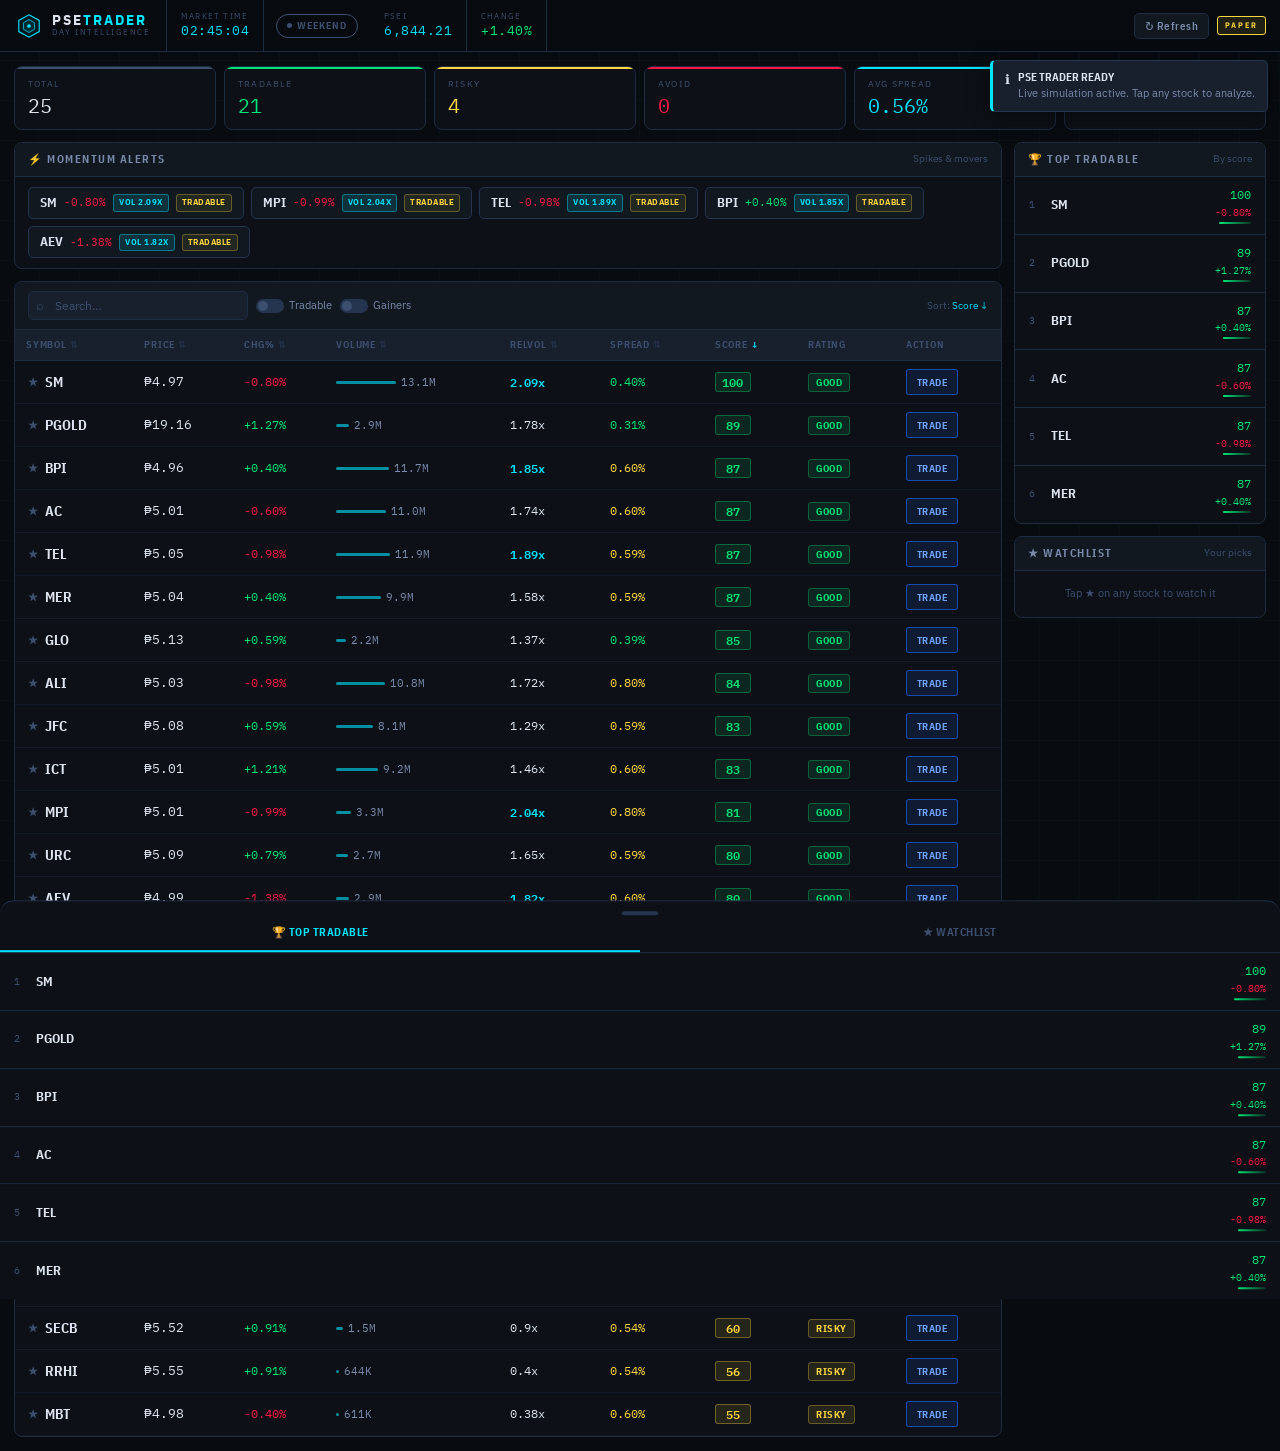
<file: R&D DayTrading/PSE-DayTrading-Assistant.html>
<!DOCTYPE html>
<html lang="en">
<head>
<meta charset="UTF-8"/>
<meta name="viewport" content="width=device-width,initial-scale=1.0,maximum-scale=1.0"/>
<title>PSE Day Trading Assistant</title>
<link rel="preconnect" href="https://fonts.googleapis.com"/>
<link href="https://fonts.googleapis.com/css2?family=IBM+Plex+Mono:wght@400;500;600&family=IBM+Plex+Sans+Condensed:wght@400;600;700&family=IBM+Plex+Sans:wght@300;400;500&display=swap" rel="stylesheet"/>
<style>
*,*::before,*::after{box-sizing:border-box;margin:0;padding:0}
:root{
  --bg:#080b10;--bg1:#0d1117;--bg2:#111820;--bg3:#18202e;
  --border:#1e2c42;--border2:#253550;
  --cyan:#00e5ff;--cyan2:rgba(0,229,255,.12);
  --green:#00e676;--green2:rgba(0,230,118,.1);
  --yellow:#ffd740;--yellow2:rgba(255,215,64,.1);
  --red:#ff1744;--red2:rgba(255,23,68,.1);
  --amber:#ff9800;
  --txt:#dde4f0;--txt2:#7a8aaa;--txt3:#3d4f6e;
  --mono:'IBM Plex Mono',monospace;
  --cond:'IBM Plex Sans Condensed',sans-serif;
  --sans:'IBM Plex Sans',sans-serif;
  --r:5px;--r2:8px;--hdr:52px;
}
html{-webkit-text-size-adjust:100%}
body{font-family:var(--sans);background:var(--bg);color:var(--txt);font-size:13px;line-height:1.4;min-height:100vh;overflow-x:hidden}
body::before{content:'';position:fixed;inset:0;background:repeating-linear-gradient(0deg,transparent,transparent 39px,rgba(30,44,66,.15) 39px,rgba(30,44,66,.15) 40px),repeating-linear-gradient(90deg,transparent,transparent 39px,rgba(30,44,66,.15) 39px,rgba(30,44,66,.15) 40px);pointer-events:none;z-index:0}
::-webkit-scrollbar{width:4px;height:4px}
::-webkit-scrollbar-track{background:var(--bg)}
::-webkit-scrollbar-thumb{background:var(--border2);border-radius:2px}

/* HEADER */
.hdr{position:sticky;top:0;z-index:100;background:rgba(8,11,16,.97);backdrop-filter:blur(14px);border-bottom:1px solid var(--border);display:flex;align-items:center;height:var(--hdr)}
.hdr-logo{display:flex;align-items:center;gap:10px;padding:0 16px;height:100%;border-right:1px solid var(--border);flex-shrink:0}
.logo-hex{width:26px;height:26px;flex-shrink:0}
.logo-hex svg{animation:hglow 3s ease-in-out infinite}
@keyframes hglow{0%,100%{filter:drop-shadow(0 0 4px var(--cyan))}50%{filter:drop-shadow(0 0 10px var(--cyan))}}
.logo-text{display:flex;flex-direction:column}
.logo-main{font-family:var(--cond);font-size:15px;font-weight:700;letter-spacing:2px;line-height:1;color:var(--txt)}
.logo-main span{color:var(--cyan)}
.logo-sub{font-size:8px;letter-spacing:1.5px;color:var(--txt3);text-transform:uppercase}
.hdr-market{display:flex;align-items:center;flex:1;overflow-x:auto;overflow-y:hidden;scrollbar-width:none}
.hdr-market::-webkit-scrollbar{display:none}
.hdr-pill{display:flex;flex-direction:column;justify-content:center;padding:0 14px;height:var(--hdr);border-right:1px solid var(--border);flex-shrink:0}
.pill-label{font-size:8px;letter-spacing:1.2px;text-transform:uppercase;color:var(--txt3)}
.pill-value{font-family:var(--mono);font-size:13px;color:var(--cyan);letter-spacing:.5px;white-space:nowrap}
.pill-value.pos{color:var(--green)}.pill-value.neg{color:var(--red)}
.mstatus{display:flex;align-items:center;gap:5px;padding:4px 10px;border-radius:20px;border:1px solid;font-family:var(--cond);font-size:10px;font-weight:700;letter-spacing:1px;margin:0 12px;flex-shrink:0;white-space:nowrap}
.mstatus.open{border-color:var(--green);color:var(--green);background:var(--green2)}
.mstatus.closed{border-color:var(--txt3);color:var(--txt3)}
.mstatus.pre{border-color:var(--yellow);color:var(--yellow);background:var(--yellow2)}
.sdot{width:5px;height:5px;border-radius:50%;background:currentColor;animation:blink 1.4s ease-in-out infinite}
@keyframes blink{0%,100%{opacity:1}50%{opacity:.15}}
.hdr-right{display:flex;align-items:center;gap:8px;padding:0 14px;margin-left:auto;flex-shrink:0}
.hbtn{background:var(--bg2);border:1px solid var(--border);border-radius:var(--r);color:var(--txt2);padding:5px 10px;cursor:pointer;font-family:var(--cond);font-size:11px;font-weight:600;letter-spacing:.5px;transition:all .15s;white-space:nowrap;touch-action:manipulation}
.hbtn:hover,.hbtn:active{border-color:var(--cyan);color:var(--cyan);background:var(--cyan2)}
.hbtn.spin-me{animation:spin .7s linear infinite}
@keyframes spin{to{transform:rotate(360deg)}}
.session-tag{font-family:var(--cond);font-size:8px;font-weight:700;letter-spacing:2px;padding:3px 7px;border-radius:3px;background:rgba(255,215,64,.1);border:1px solid var(--yellow);color:var(--yellow)}

/* MAIN */
.main{position:relative;z-index:1;padding:14px;display:flex;flex-direction:column;gap:12px}

/* SUMMARY CARDS */
.sum-row{display:grid;grid-template-columns:repeat(6,1fr);gap:8px}
.scard{background:var(--bg1);border:1px solid var(--border);border-radius:var(--r2);padding:11px 13px;position:relative;overflow:hidden}
.scard::after{content:'';position:absolute;top:0;left:0;right:0;height:2px}
.scard.c-total::after{background:var(--txt3)}.scard.c-good::after{background:var(--green)}.scard.c-risky::after{background:var(--yellow)}.scard.c-avoid::after{background:var(--red)}.scard.c-spread::after{background:var(--cyan)}.scard.c-top::after{background:var(--amber)}
.scard-label{font-size:9px;letter-spacing:1.2px;text-transform:uppercase;color:var(--txt3);margin-bottom:3px}
.scard-val{font-family:var(--mono);font-size:20px;color:var(--txt);line-height:1.2}
.scard.c-good .scard-val{color:var(--green)}.scard.c-risky .scard-val{color:var(--yellow)}.scard.c-avoid .scard-val{color:var(--red)}.scard.c-spread .scard-val{color:var(--cyan)}.scard.c-top .scard-val{color:var(--amber);font-size:11px;font-family:var(--cond);line-height:1.4}

/* BODY LAYOUT */
.body-row{display:grid;grid-template-columns:1fr 252px;gap:12px;align-items:start}
.left-col{display:flex;flex-direction:column;gap:12px;min-width:0}
.right-col{display:flex;flex-direction:column;gap:12px}

/* SECTION BOX */
.section-box{background:var(--bg1);border:1px solid var(--border);border-radius:var(--r2);overflow:hidden}
.sec-hdr{display:flex;align-items:center;justify-content:space-between;padding:9px 13px;border-bottom:1px solid var(--border);background:var(--bg2)}
.sec-title{font-family:var(--cond);font-size:11px;font-weight:700;letter-spacing:1.5px;text-transform:uppercase;color:var(--txt2)}
.sec-sub{font-size:10px;color:var(--txt3)}

/* MOMENTUM */
.momentum-wrap{padding:10px 13px;display:flex;flex-wrap:wrap;gap:7px;min-height:46px}
.mc{background:var(--bg2);border:1px solid var(--border2);border-radius:var(--r);padding:6px 11px;display:flex;align-items:center;gap:7px;cursor:pointer;transition:all .15s;animation:slid .25s ease;touch-action:manipulation}
@keyframes slid{from{opacity:0;transform:translateX(-6px)}to{opacity:1;transform:translateX(0)}}
.mc:hover,.mc:active{border-color:var(--cyan);transform:translateY(-1px)}
.mc-sym{font-family:var(--cond);font-weight:700;font-size:13px}
.mc-chg{font-family:var(--mono);font-size:11px}
.mc-chg.pos{color:var(--green)}.mc-chg.neg{color:var(--red)}
.mc-badge{font-size:8px;font-weight:700;letter-spacing:.5px;padding:2px 5px;border-radius:3px;text-transform:uppercase}
.mc-badge.vspike{background:rgba(0,229,255,.12);border:1px solid rgba(0,229,255,.4);color:var(--cyan)}
.mc-badge.tgainer{background:var(--green2);border:1px solid rgba(0,230,118,.4);color:var(--green)}
.mc-badge.tradable{background:rgba(255,215,64,.08);border:1px solid rgba(255,215,64,.3);color:var(--yellow)}
.no-momentum{color:var(--txt3);font-size:12px;padding:6px 0;width:100%}

/* TABLE CONTROLS */
.tbl-controls{display:flex;align-items:center;gap:8px;padding:9px 13px;border-bottom:1px solid var(--border);background:var(--bg2);flex-wrap:wrap}
.search-wrap{position:relative;flex:1;min-width:110px;max-width:220px}
.search-icon{position:absolute;left:8px;top:50%;transform:translateY(-50%);color:var(--txt3);font-size:13px;pointer-events:none}
.srch{width:100%;background:var(--bg3);border:1px solid var(--border);border-radius:var(--r);padding:6px 8px 6px 26px;color:var(--txt);font-family:var(--sans);font-size:12px;outline:none;transition:border-color .2s}
.srch:focus{border-color:var(--cyan)}.srch::placeholder{color:var(--txt3)}
.tog-wrap{display:flex;align-items:center;gap:5px;cursor:pointer;touch-action:manipulation}
.tog-wrap input{display:none}
.tog-track{width:28px;height:14px;background:var(--border2);border-radius:7px;position:relative;transition:background .2s;flex-shrink:0}
.tog-track::after{content:'';position:absolute;top:2px;left:2px;width:10px;height:10px;background:var(--txt3);border-radius:50%;transition:all .2s}
.tog-wrap input:checked+.tog-track{background:rgba(0,229,255,.25)}
.tog-wrap input:checked+.tog-track::after{left:16px;background:var(--cyan)}
.tog-label{font-size:11px;color:var(--txt2);white-space:nowrap}
.sort-info{font-size:10px;color:var(--txt3);margin-left:auto;white-space:nowrap}
.sort-info span{color:var(--cyan)}

/* TABLE */
.tbl-wrap{overflow-x:auto;-webkit-overflow-scrolling:touch}
table{width:100%;border-collapse:collapse;min-width:540px}
thead tr{background:var(--bg3);border-bottom:1px solid var(--border)}
th{padding:8px 11px;text-align:left;font-family:var(--cond);font-size:10px;font-weight:700;letter-spacing:.8px;text-transform:uppercase;color:var(--txt3);cursor:pointer;white-space:nowrap;user-select:none;transition:color .15s}
th:hover{color:var(--txt)}
th .arr{opacity:.35;font-size:9px}
th .arr.on{opacity:1;color:var(--cyan)}
tbody tr{border-bottom:1px solid rgba(30,44,66,.4);transition:background .1s}
tbody tr:hover{background:var(--bg3)}
tbody tr.row-avoid{opacity:.45}
tbody tr.row-avoid td{color:var(--txt3)!important}
td{padding:8px 11px;white-space:nowrap}
.td-sym{font-family:var(--cond);font-weight:700;font-size:14px;display:flex;align-items:center;gap:5px}
.wstar{color:var(--txt3);cursor:pointer;font-size:11px;transition:color .15s;line-height:1;touch-action:manipulation;padding:2px}
.wstar:hover,.wstar.on{color:var(--yellow)}
.td-price{font-family:var(--mono);font-size:13px}
.td-chg{font-family:var(--mono);font-size:12px}.td-chg.pos{color:var(--green)}.td-chg.neg{color:var(--red)}
.td-vol{font-family:var(--mono);font-size:11px;color:var(--txt2)}
.td-rv{font-family:var(--mono);font-size:12px}.td-rv.hi{color:var(--cyan);font-weight:600}
.td-sp{font-family:var(--mono);font-size:12px}.td-sp.tight{color:var(--green)}.td-sp.mod{color:var(--yellow)}.td-sp.wide{color:var(--red)}
.vbar-wrap{display:flex;align-items:center;gap:5px}
.vbar{height:3px;border-radius:2px;background:var(--cyan);opacity:.6;min-width:2px}
.scbadge{display:inline-flex;align-items:center;justify-content:center;min-width:36px;height:20px;padding:0 4px;border-radius:3px;font-family:var(--mono);font-size:12px;font-weight:600}
.scbadge.good{background:var(--green2);border:1px solid rgba(0,230,118,.35);color:var(--green)}
.scbadge.warn{background:var(--yellow2);border:1px solid rgba(255,215,64,.35);color:var(--yellow)}
.scbadge.avoid{background:var(--red2);border:1px solid rgba(255,23,68,.3);color:var(--red)}
.rtag{font-family:var(--cond);font-size:10px;font-weight:700;letter-spacing:.5px;padding:2px 7px;border-radius:3px;text-transform:uppercase}
.rtag.good{background:var(--green2);color:var(--green);border:1px solid rgba(0,230,118,.3)}
.rtag.warn{background:var(--yellow2);color:var(--yellow);border:1px solid rgba(255,215,64,.3)}
.rtag.avoid{background:var(--red2);color:var(--red);border:1px solid rgba(255,23,68,.25)}
.btn-trade{padding:4px 10px;background:rgba(26,111,255,.12);border:1px solid rgba(26,111,255,.6);border-radius:3px;color:#6fa3ff;cursor:pointer;font-family:var(--cond);font-size:10px;font-weight:700;letter-spacing:.5px;text-transform:uppercase;transition:all .15s;touch-action:manipulation;min-height:26px}
.btn-trade:hover,.btn-trade:active{background:rgba(26,111,255,.28);color:#fff}
.empty-row td{text-align:center;padding:28px;color:var(--txt3);font-size:12px}

/* TOP TRADABLE */
.tt-list{display:flex;flex-direction:column}
.tt-item{display:flex;align-items:center;justify-content:space-between;padding:10px 14px;border-bottom:1px solid var(--border);cursor:pointer;transition:all .15s;gap:8px;touch-action:manipulation}
.tt-item:last-child{border-bottom:none}
.tt-item:hover,.tt-item:active{background:var(--bg3);padding-left:18px}
.tt-rank{font-family:var(--mono);font-size:10px;color:var(--txt3);min-width:14px}
.tt-sym{font-family:var(--cond);font-weight:700;font-size:13px;flex:1}
.tt-meta{display:flex;flex-direction:column;align-items:flex-end;gap:2px}
.tt-score{font-family:var(--mono);font-size:12px;color:var(--green)}
.tt-chg{font-family:var(--mono);font-size:10px}.tt-chg.pos{color:var(--green)}.tt-chg.neg{color:var(--red)}
.tt-bar{height:2px;background:linear-gradient(90deg,var(--green),rgba(0,230,118,.15));border-radius:1px;transition:width .3s ease}

/* WATCHLIST */
.wl-list{display:flex;flex-direction:column}
.wl-item{display:flex;align-items:center;justify-content:space-between;padding:8px 13px;border-bottom:1px solid var(--border);gap:6px}
.wl-item:last-child{border-bottom:none}
.wl-sym{font-family:var(--cond);font-weight:700;font-size:12px}
.wl-price{font-family:var(--mono);font-size:11px;color:var(--txt2)}
.wl-chg{font-family:var(--mono);font-size:10px}.wl-chg.pos{color:var(--green)}.wl-chg.neg{color:var(--red)}
.wl-rm{background:none;border:none;color:var(--txt3);cursor:pointer;font-size:11px;padding:3px 5px;transition:color .15s;touch-action:manipulation}
.wl-rm:hover,.wl-rm:active{color:var(--red)}
.wl-empty{padding:14px;font-size:11px;color:var(--txt3);text-align:center;line-height:1.6}

/* MODAL */
.modal-bg{position:fixed;inset:0;background:rgba(5,8,14,.9);backdrop-filter:blur(6px);z-index:200;display:none;align-items:flex-start;justify-content:center;padding:16px;overflow-y:auto}
.modal-bg.open{display:flex}
.modal{background:var(--bg1);border:1px solid var(--border2);border-radius:10px;width:100%;max-width:760px;box-shadow:0 20px 70px rgba(0,0,0,.7),0 0 0 1px rgba(0,229,255,.07);animation:mopen .2s ease;margin:auto}
@keyframes mopen{from{opacity:0;transform:scale(.97) translateY(6px)}to{opacity:1;transform:scale(1) translateY(0)}}
.modal-hdr{display:flex;align-items:center;justify-content:space-between;padding:13px 18px;border-bottom:1px solid var(--border);background:var(--bg2);border-radius:10px 10px 0 0}
.mh-left{display:flex;align-items:baseline;gap:8px;min-width:0;flex:1;overflow:hidden}
.m-sym{font-family:var(--cond);font-size:20px;font-weight:700;flex-shrink:0}
.m-name{font-size:12px;color:var(--txt2);overflow:hidden;text-overflow:ellipsis;white-space:nowrap}
.mh-right{display:flex;align-items:center;gap:8px;flex-shrink:0;margin-left:10px}
.m-close{background:none;border:1px solid var(--border);border-radius:var(--r);color:var(--txt2);width:28px;height:28px;cursor:pointer;font-size:12px;transition:all .15s;display:flex;align-items:center;justify-content:center;touch-action:manipulation}
.m-close:hover,.m-close:active{border-color:var(--red);color:var(--red)}
.modal-body{display:grid;grid-template-columns:1fr 1fr}
.modal-left,.modal-right{padding:16px 18px}
.modal-left{border-right:1px solid var(--border)}
.m-sec{font-family:var(--cond);font-size:9px;font-weight:700;letter-spacing:2px;text-transform:uppercase;color:var(--txt3);margin-bottom:11px}
.inp-grp{display:flex;flex-direction:column;gap:3px;margin-bottom:10px}
.inp-grp label{font-size:9px;letter-spacing:.8px;text-transform:uppercase;color:var(--txt3)}
.minp{background:var(--bg3);border:1px solid var(--border);border-radius:var(--r);padding:8px 10px;color:var(--txt);font-family:var(--mono);font-size:13px;outline:none;transition:border-color .2s;width:100%; appearance: none; -webkit-appearance:none}
.minp:focus{border-color:var(--cyan)}
.ba-row{display:grid;grid-template-columns:1fr 1fr;gap:8px}
.snap-grid{display:grid;grid-template-columns:1fr 1fr;gap:6px;margin-top:12px;padding:10px;background:var(--bg2);border:1px solid var(--border);border-radius:var(--r)}
.snap-item .snap-lbl{font-size:9px;color:var(--txt3);text-transform:uppercase;letter-spacing:.8px}
.snap-item .snap-val{font-family:var(--mono);font-size:12px}
.out-grid{display:grid;grid-template-columns:1fr 1fr;gap:7px;margin-bottom:11px}
.out-item{background:var(--bg2);border:1px solid var(--border);border-radius:var(--r);padding:8px 10px}
.out-item.hl{background:var(--bg3);border-color:var(--border2)}
.out-label{font-size:9px;letter-spacing:.8px;text-transform:uppercase;color:var(--txt3);margin-bottom:3px}
.out-val{font-family:var(--mono);font-size:13px}
.out-val.lg{font-size:16px}.out-val.pos{color:var(--green)}.out-val.neg{color:var(--red)}
.tq-box{background:var(--bg2);border:1px solid var(--border);border-radius:var(--r);padding:11px}
.tq-hdr{font-size:9px;letter-spacing:1.5px;text-transform:uppercase;color:var(--txt3);margin-bottom:7px}
.tq-track{background:var(--bg);border-radius:3px;height:6px;overflow:hidden;margin-bottom:7px}
.tq-fill{height:100%;border-radius:3px;transition:width .4s ease,background .3s}
.tq-verdict{font-family:var(--cond);font-size:13px;font-weight:700;margin-bottom:4px}
.tq-reasons{font-size:11px;color:var(--txt2);line-height:1.7}
.btn-log{width:100%;margin-top:11px;padding:9px;background:rgba(26,111,255,.15);border:1px solid rgba(26,111,255,.6);border-radius:var(--r);color:#7ab3ff;cursor:pointer;font-family:var(--cond);font-size:12px;font-weight:700;letter-spacing:1px;text-transform:uppercase;transition:all .2s;touch-action:manipulation}
.btn-log:hover,.btn-log:active{background:rgba(26,111,255,.35);color:#fff}

/* NOTIFICATIONS */
#notifs{position:fixed;top:60px;right:12px;z-index:500;display:flex;flex-direction:column;gap:5px;pointer-events:none;max-width:calc(100vw - 24px)}
.notif{background:var(--bg3);border:1px solid var(--border2);border-radius:var(--r);padding:9px 12px;min-width:200px;max-width:290px;display:flex;gap:8px;box-shadow:0 4px 20px rgba(0,0,0,.5);animation:nin .25s ease;pointer-events:auto}
@keyframes nin{from{opacity:0;transform:translateX(16px)}to{opacity:1;transform:translateX(0)}}
@keyframes nout{from{opacity:1}to{opacity:0;transform:translateX(16px)}}
.notif.out{animation:nout .25s ease forwards}
.notif.success{border-left:3px solid var(--green)}.notif.info{border-left:3px solid var(--cyan)}.notif.warn{border-left:3px solid var(--yellow)}.notif.error{border-left:3px solid var(--red)}
.notif-ico{font-size:13px;flex-shrink:0;margin-top:1px}
.notif-t{font-family:var(--cond);font-size:11px;font-weight:700;text-transform:uppercase;margin-bottom:1px;color:var(--txt)}
.notif-m{font-size:11px;color:var(--txt2)}

/* MOBILE TABS */
.mobile-tabs{display:none;position:fixed;bottom:0;left:0;right:0;z-index:140;background:rgba(8,11,16,.97);backdrop-filter:blur(12px);border-top:1px solid var(--border);padding:6px 8px calc(6px + env(safe-area-inset-bottom));gap:4px}
.mob-tab{flex:1;display:flex;flex-direction:column;align-items:center;gap:2px;padding:5px 4px;border-radius:var(--r);border:none;background:none;color:var(--txt3);cursor:pointer;font-family:var(--cond);font-size:9px;font-weight:700;letter-spacing:.5px;text-transform:uppercase;transition:all .15s;touch-action:manipulation}
.mob-tab:active,.mob-tab.active{color:var(--cyan);background:var(--cyan2)}
.mob-tab-icon{font-size:16px;line-height:1}

/* DRAWER */
.drawer-overlay{display:none;position:fixed;inset:0;background:rgba(5,8,14,.7);z-index:150;backdrop-filter:blur(4px)}
.drawer-overlay.open{display:block}
.drawer{position:fixed;bottom:0;left:0;right:0;background:var(--bg1);border-top:1px solid var(--border2);border-radius:14px 14px 0 0;z-index:160;transform:translateY(100%);transition:transform .28s cubic-bezier(.4,0,.2,1);max-height:75vh;display:flex;flex-direction:column}
.drawer.open{transform:translateY(0)}
.drawer-handle{width:36px;height:4px;background:var(--border2);border-radius:2px;margin:10px auto 0;flex-shrink:0}
.drawer-tabs{display:flex;border-bottom:1px solid var(--border);flex-shrink:0}
.drawer-tab{flex:1;padding:10px;text-align:center;cursor:pointer;font-family:var(--cond);font-size:11px;font-weight:700;letter-spacing:.5px;text-transform:uppercase;color:var(--txt3);border-bottom:2px solid transparent;transition:all .15s;touch-action:manipulation}
.drawer-tab.active{color:var(--cyan);border-bottom-color:var(--cyan)}
.drawer-content{overflow-y:auto;flex:1;-webkit-overflow-scrolling:touch}
.drawer-pane{display:none}.drawer-pane.active{display:block}

/* ── RESPONSIVE ── */

/* Tablet: ≤900px — stack right-col below as 2-column row */
@media(max-width:900px){
  .body-row{grid-template-columns:1fr}
  .right-col{display:grid;grid-template-columns:1fr 1fr;gap:12px}
}

/* ≤768px */
@media(max-width:768px){
  :root{--hdr:48px}
  .main{padding:10px;gap:10px}
  .sum-row{grid-template-columns:repeat(3,1fr);gap:7px}
  .scard{padding:9px 10px}
  .scard-val{font-size:17px}
  .scard.c-top .scard-val{font-size:10px}
  .hdr-pill.hide-md{display:none}
  .right-col{grid-template-columns:1fr 1fr}
}

/* ≤600px — mobile: hide right-col inline, show drawer + bottom tabs */
@media(max-width:600px){
  :root{--hdr:48px}
  .main{padding:8px;gap:8px;padding-bottom:72px}
  .sum-row{grid-template-columns:repeat(3,1fr);gap:6px}
  .scard{padding:8px 9px}
  .scard-label{font-size:8px}
  .scard-val{font-size:15px}
  .scard.c-top .scard-val{font-size:10px}
  .logo-sub{display:none}
  .session-tag{display:none}
  .right-col{display:none!important}
  .mobile-tabs{display:flex}
  .tbl-controls{gap:6px;padding:8px 10px}
  .search-wrap{max-width:150px}
  .sort-info{display:none}
  /* Modal slides up from bottom */
  .modal-bg{padding:0;align-items:flex-end}
  .modal{border-radius:14px 14px 0 0;max-height:92vh;overflow-y:auto;max-width:100%;margin:0}
  .modal-hdr{border-radius:14px 14px 0 0;padding:12px 16px}
  .m-sym{font-size:17px}
  .modal-body{grid-template-columns:1fr}
  .modal-left{border-right:none;border-bottom:1px solid var(--border);padding:14px 16px}
  .modal-right{padding:14px 16px}
  /* Notifications: left side on mobile */
  #notifs{right:auto;left:8px}
  .notif{min-width:unset;max-width:calc(100vw - 16px)}
  /* Momentum: hide badges to save space */
  .mc-badge{display:none}
  .mc{padding:5px 9px}
}

/* ≤380px */
@media(max-width:380px){
  .sum-row{grid-template-columns:repeat(2,1fr)}
  .logo-main{font-size:13px;letter-spacing:1px}
  .tbl-controls{flex-direction:column;align-items:stretch}
  .search-wrap{max-width:100%}
}

/* No-hover (touch) devices */
@media(hover:none){
  .mc:hover{transform:none}
  .tt-item:hover{background:none;padding-left:14px}
}
</style>
</head>
<body>

<div id="notifs"></div>

<!-- HEADER -->
<header class="hdr">
  <div class="hdr-logo">
    <div class="logo-hex">
      <svg viewBox="0 0 28 28" fill="none" xmlns="http://www.w3.org/2000/svg">
        <path d="M14 2L25 8V20L14 26L3 20V8L14 2Z" stroke="#00e5ff" stroke-width="1.2" fill="rgba(0,229,255,0.06)"/>
        <path d="M14 7L20 10.5V17.5L14 21L8 17.5V10.5L14 7Z" stroke="#00e5ff" stroke-width=".8" fill="rgba(0,229,255,0.1)"/>
        <circle cx="14" cy="14" r="2" fill="#00e5ff"/>
      </svg>
    </div>
    <div class="logo-text">
      <span class="logo-main">PSE<span>TRADER</span></span>
      <span class="logo-sub">Day Intelligence</span>
    </div>
  </div>
  <div class="hdr-market">
    <div class="hdr-pill">
      <span class="pill-label">Market Time</span>
      <span class="pill-value" id="clock">--:--:--</span>
    </div>
    <div id="mstatus" class="mstatus closed"><span class="sdot"></span><span id="mstatus-txt">CLOSED</span></div>
    <div class="hdr-pill hide-md">
      <span class="pill-label">PSEi</span>
      <span class="pill-value" id="psei-val">6,842.30</span>
    </div>
    <div class="hdr-pill hide-md">
      <span class="pill-label">Change</span>
      <span class="pill-value pos" id="psei-chg">+0.42%</span>
    </div>
  </div>
  <div class="hdr-right">
    <button class="hbtn" id="btn-refresh">↻ <span class="hide-xs">Refresh</span></button>
    <span class="session-tag">PAPER</span>
  </div>
</header>

<!-- MAIN -->
<div class="main">
  <div class="sum-row">
    <div class="scard c-total"><div class="scard-label">Total</div><div class="scard-val" id="sc-total">--</div></div>
    <div class="scard c-good"><div class="scard-label">Tradable</div><div class="scard-val" id="sc-good">--</div></div>
    <div class="scard c-risky"><div class="scard-label">Risky</div><div class="scard-val" id="sc-risky">--</div></div>
    <div class="scard c-avoid"><div class="scard-label">Avoid</div><div class="scard-val" id="sc-avoid">--</div></div>
    <div class="scard c-spread"><div class="scard-label">Avg Spread</div><div class="scard-val" id="sc-spread">--%</div></div>
    <div class="scard c-top"><div class="scard-label">🏆 Top Pick</div><div class="scard-val" id="sc-toppick">--</div></div>
  </div>

  <div class="body-row">
    <div class="left-col">
      <div class="section-box">
        <div class="sec-hdr"><span class="sec-title">⚡ Momentum Alerts</span><span class="sec-sub">Spikes &amp; movers</span></div>
        <div class="momentum-wrap" id="momentum"></div>
      </div>
      <div class="section-box">
        <div class="tbl-controls">
          <div class="search-wrap">
            <span class="search-icon">⌕</span>
            <input type="text" class="srch" id="srch" placeholder="Search…"/>
          </div>
          <label class="tog-wrap">
            <input type="checkbox" id="tog-tradable"/>
            <span class="tog-track"></span>
            <span class="tog-label">Tradable</span>
          </label>
          <label class="tog-wrap">
            <input type="checkbox" id="tog-gainers"/>
            <span class="tog-track"></span>
            <span class="tog-label">Gainers</span>
          </label>
          <span class="sort-info">Sort: <span id="sort-lbl">Score ↓</span></span>
        </div>
        <div class="tbl-wrap">
          <table id="tbl">
            <thead>
              <tr>
                <th data-sort="symbol">Symbol <span class="arr">⇅</span></th>
                <th data-sort="lastPrice">Price <span class="arr">⇅</span></th>
                <th data-sort="change">Chg% <span class="arr">⇅</span></th>
                <th data-sort="volume" class="col-vol">Volume <span class="arr">⇅</span></th>
                <th data-sort="relVolume">RelVol <span class="arr">⇅</span></th>
                <th data-sort="spread">Spread <span class="arr">⇅</span></th>
                <th data-sort="liquidityScore">Score <span class="arr on">↓</span></th>
                <th>Rating</th>
                <th>Action</th>
              </tr>
            </thead>
            <tbody id="tbody"></tbody>
          </table>
        </div>
      </div>
    </div>

    <!-- RIGHT COL — desktop/tablet -->
    <div class="right-col">
      <div class="section-box">
        <div class="sec-hdr"><span class="sec-title">🏆 Top Tradable</span><span class="sec-sub">By score</span></div>
        <div class="tt-list" id="tt-list"></div>
      </div>
      <div class="section-box">
        <div class="sec-hdr"><span class="sec-title">★ Watchlist</span><span class="sec-sub">Your picks</span></div>
        <div class="wl-list" id="wl-list"></div>
        <div class="wl-empty" id="wl-empty">Tap ★ on any stock to watch it</div>
      </div>
    </div>
  </div>
</div>

<!-- MOBILE BOTTOM TABS -->
<div class="mobile-tabs">
  <button class="mob-tab" id="tab-top" onclick="openDrawer('top')">
    <span class="mob-tab-icon">🏆</span>Top
  </button>
  <button class="mob-tab" id="tab-wl" onclick="openDrawer('wl')">
    <span class="mob-tab-icon">★</span>Watch
  </button>
  <button class="mob-tab" onclick="document.getElementById('btn-refresh').click()">
    <span class="mob-tab-icon">↻</span>Refresh
  </button>
</div>

<!-- DRAWER -->
<div class="drawer-overlay" id="drawer-overlay" onclick="closeDrawer()"></div>
<div class="drawer" id="drawer">
  <div class="drawer-handle"></div>
  <div class="drawer-tabs">
    <div class="drawer-tab active" id="dtab-top" onclick="switchDrawerTab('top')">🏆 Top Tradable</div>
    <div class="drawer-tab" id="dtab-wl" onclick="switchDrawerTab('wl')">★ Watchlist</div>
  </div>
  <div class="drawer-content">
    <div class="drawer-pane active" id="dpane-top">
      <div class="tt-list" id="tt-list-m"></div>
    </div>
    <div class="drawer-pane" id="dpane-wl">
      <div class="wl-list" id="wl-list-m"></div>
      <div class="wl-empty" id="wl-empty-m" style="display:none">Tap ★ on any stock to watch it</div>
    </div>
  </div>
</div>

<!-- MODAL -->
<div class="modal-bg" id="modal-bg">
  <div class="modal">
    <div class="modal-hdr">
      <div class="mh-left">
        <span class="m-sym" id="m-sym"></span>
        <span class="m-name" id="m-name"></span>
      </div>
      <div class="mh-right">
        <span class="scbadge good" id="m-score-badge" style="width:auto;padding:3px 9px"></span>
        <button class="m-close" id="m-close">✕</button>
      </div>
    </div>
    <div class="modal-body">
      <div class="modal-left">
        <div class="m-sec">Trade Parameters</div>
        <div class="inp-grp"><label>Entry Price (₱)</label><input type="number" class="minp" id="m-entry" step="0.01" inputmode="decimal"/></div>
        <div class="inp-grp"><label>Exit Price (₱)</label><input type="number" class="minp" id="m-exit" step="0.01" inputmode="decimal"/></div>
        <div class="inp-grp"><label>Position Size (Shares)</label><input type="number" class="minp" id="m-size" value="1000" inputmode="numeric"/></div>
        <div class="ba-row">
          <div class="inp-grp"><label>Bid (₱)</label><input type="number" class="minp" id="m-bid" step="0.01" inputmode="decimal"/></div>
          <div class="inp-grp"><label>Ask (₱)</label><input type="number" class="minp" id="m-ask" step="0.01" inputmode="decimal"/></div>
        </div>
        <div class="snap-grid">
          <div class="m-sec" style="grid-column:1/-1;margin-bottom:6px">Stock Snapshot</div>
          <div class="snap-item"><div class="snap-lbl">Volume</div><div class="snap-val" id="snap-vol">--</div></div>
          <div class="snap-item"><div class="snap-lbl">Rel Vol</div><div class="snap-val" id="snap-rv">--</div></div>
          <div class="snap-item"><div class="snap-lbl">Spread</div><div class="snap-val" id="snap-sp">--</div></div>
          <div class="snap-item"><div class="snap-lbl">Sector</div><div class="snap-val" style="font-family:var(--cond);font-size:11px;color:var(--txt2)" id="snap-sec">--</div></div>
        </div>
      </div>
      <div class="modal-right">
        <div class="m-sec">Trade Analysis</div>
        <div class="out-grid">
          <div class="out-item"><div class="out-label">Gross P&amp;L</div><div class="out-val" id="o-gross">₱0.00</div></div>
          <div class="out-item"><div class="out-label">Spread Cost</div><div class="out-val neg" id="o-spread">₱0.00</div></div>
          <div class="out-item"><div class="out-label">PSE Fees</div><div class="out-val neg" id="o-fees">₱0.00</div></div>
          <div class="out-item"><div class="out-label">Slippage</div><div class="out-val neg" id="o-slip">₱0.00</div></div>
          <div class="out-item hl"><div class="out-label">Net P&amp;L</div><div class="out-val lg" id="o-net">₱0.00</div></div>
          <div class="out-item hl"><div class="out-label">Return %</div><div class="out-val lg" id="o-ret">0.000%</div></div>
        </div>
        <div class="tq-box">
          <div class="tq-hdr">Trade Quality Index</div>
          <div class="tq-track"><div class="tq-fill" id="tq-fill" style="width:0%;background:var(--txt3)"></div></div>
          <div class="tq-verdict" id="tq-verdict">—</div>
          <div class="tq-reasons" id="tq-reasons"></div>
        </div>
        <button class="btn-log" id="btn-log">+ Log This Trade</button>
      </div>
    </div>
  </div>
</div>

<script>
const STOCKS_DEF=[{symbol:'BDO',name:'BDO Unibank',sector:'Banks'},{symbol:'BPI',name:'Bank of Philippine Islands',sector:'Banks'},{symbol:'MBT',name:'Metrobank',sector:'Banks'},{symbol:'SM',name:'SM Investments',sector:'Holding Firms'},{symbol:'ALI',name:'Ayala Land',sector:'Property'},{symbol:'AC',name:'Ayala Corporation',sector:'Holding Firms'},{symbol:'JFC',name:'Jollibee Foods',sector:'Food & Bev'},{symbol:'SMPH',name:'SM Prime Holdings',sector:'Property'},{symbol:'TEL',name:'PLDT Inc.',sector:'Telecom'},{symbol:'GLO',name:'Globe Telecom',sector:'Telecom'},{symbol:'MER',name:'Meralco',sector:'Utilities'},{symbol:'URC',name:'Universal Robina',sector:'Food & Bev'},{symbol:'AGI',name:'Alliance Global',sector:'Holding Firms'},{symbol:'GTCAP',name:'GT Capital',sector:'Holding Firms'},{symbol:'MPI',name:'Metro Pacific',sector:'Infra'},{symbol:'MEG',name:'Megaworld',sector:'Property'},{symbol:'PGOLD',name:'Puregold',sector:'Retail'},{symbol:'ICT',name:'ICTSI',sector:'Infra'},{symbol:'PCOR',name:'Petron Corp.',sector:'Petroleum'},{symbol:'RRHI',name:'Robinsons Retail',sector:'Retail'},{symbol:'SECB',name:'Security Bank',sector:'Banks'},{symbol:'LTG',name:'LT Group',sector:'Conglomerate'},{symbol:'DMC',name:'DMCI Holdings',sector:'Conglomerate'},{symbol:'AEV',name:'Aboitiz Equity',sector:'Holding Firms'},{symbol:'EMP',name:'Emperador Inc.',sector:'Beverages'}];
const BLUE_CHIPS=new Set(['BDO','BPI','SM','ALI','AC','JFC','SMPH','TEL','MER','ICT']);
function seededRand(s){let h=0;for(const c of String(s))h=(h*31+c.charCodeAt(0))&0xffffffff;return((h&0x7fffffff)/0x7fffffff);}
function tickSize(p){if(p<0.2)return 0.0001;if(p<1)return 0.001;if(p<5)return 0.01;if(p<10)return 0.01;if(p<20)return 0.02;if(p<50)return 0.05;if(p<100)return 0.1;if(p<200)return 0.2;if(p<500)return 0.5;if(p<1000)return 1;return 5;}
function buildStock(def){const r=seededRand(def.symbol);const base=5+r*395;const prev=+(base*(1+(Math.random()-.5)*.04)).toFixed(2);const last=+(prev*(1+(Math.random()-.5)*.032)).toFixed(2);const ts=tickSize(last);const bid=+(last-ts*(1+Math.floor(Math.random()*2))).toFixed(2);const ask=+(last+ts*(1+Math.floor(Math.random()*2))).toFixed(2);const spread=+((ask-bid)/last*100).toFixed(3);const bv=BLUE_CHIPS.has(def.symbol)?7e6:1.8e6;const vol=Math.floor(bv*(0.3+Math.random()*1.6));const avgVol=Math.floor(bv*0.9);const rv=+(vol/avgVol).toFixed(2);const change=+((last-prev)/prev*100).toFixed(2);const vola=+(Math.abs(change)+Math.random()*1.5).toFixed(2);const s={...def,lastPrice:last,prevClose:prev,bid,ask,spread,volume:vol,avgVolume:avgVol,relVolume:rv,change,volatility:vola,high:+(last*(1+Math.random()*.012)).toFixed(2),low:+(last*(1-Math.random()*.012)).toFixed(2)};return{...s,...score(s)};}
function scoreVol(v){if(v>=5e6)return 1;if(v>=2e6)return .8;if(v>=5e5)return .5;if(v>=1e5)return .2;return .05;}
function scoreRV(v){if(v>=2)return 1;if(v>=1.5)return .8;if(v>=1)return .6;if(v>=.7)return .3;return .1;}
function scoreSp(s){if(s<=.5)return 1;if(s<=1)return .75-(s-.5)*.5;if(s<=2)return .4-(s-1)*.2;return Math.max(0,.1-(s-2)*.05);}
function scoreVola(v){if(v<.5)return .3;if(v<=3)return 1;if(v<=6)return 1-(v-3)/3*.7;return .1;}
function score(s){const raw=scoreVol(s.volume)*35+scoreRV(s.relVolume)*20+scoreSp(s.spread)*30+scoreVola(s.volatility)*15;const liquidityScore=Math.min(100,Math.round(raw));const rating=liquidityScore>=65?'GOOD':liquidityScore>=40?'RISKY':'AVOID';return{liquidityScore,rating};}
function explain(s){const r=[];if(s.volume<5e5)r.push('⚠ Low volume — hard to fill orders');if(s.relVolume>=2)r.push('🔥 Volume spike — strong interest');else if(s.relVolume<.7)r.push('⚠ Below-average volume today');if(s.spread<=.5)r.push('✓ Tight spread — low entry cost');else if(s.spread>2)r.push('✗ Wide spread — slippage risk is high');else if(s.spread>1)r.push('⚠ Moderate spread — factor into target');if(s.volatility<.5)r.push('⚠ Minimal price movement');else if(s.volatility<=3)r.push('✓ Good intraday range');else if(s.volatility>5)r.push('⚠ High volatility — size down');return r;}
const FEE={comm:.0025,vat:.12,pse:.00005,sccp:.0001,sales:.006,minC:20};
function calcFees(val,isSell){const c=Math.max(val*FEE.comm,FEE.minC);return c*(1+FEE.vat)+val*FEE.pse+val*FEE.sccp+(isSell?val*FEE.sales:0);}
function calcTrade(entry,exit,size,bid,ask){if(!entry||!exit||!size)return null;const ev=entry*size,xv=exit*size;const spPct=bid&&ask?(ask-bid)/((bid+ask)/2)*100:0;const gross=xv-ev;const spreadCost=ev*(spPct/100)*.55;const slippage=ev*(spPct/100)*.25;const fees=calcFees(ev,false)+calcFees(xv,true);const net=gross-spreadCost-slippage-fees;const ret=(net/(ev+calcFees(ev,false)))*100;return{gross:+gross.toFixed(2),spreadCost:+spreadCost.toFixed(2),slippage:+slippage.toFixed(2),fees:+fees.toFixed(2),net:+net.toFixed(2),ret:+ret.toFixed(3),spPct:+spPct.toFixed(3)};}
function tradeQuality(calc,lscore){if(!calc)return{score:0,label:'—',color:'var(--txt3)',reasons:[]};let sc=lscore||50;const r=[];if(calc.gross>0){const fr=(calc.spreadCost+calc.fees)/Math.abs(calc.gross);if(fr>.5){sc-=20;r.push('✗ Fees eat >50% of gross profit');}else if(fr<.2){sc+=5;r.push('✓ Good reward-to-cost ratio');}}else{sc-=30;r.push('✗ Trade shows gross loss');}if(calc.ret>=1.5){sc+=8;r.push('✓ Return >1.5% clears costs well');}else if(calc.ret>0&&calc.ret<.3)r.push('⚠ Return <0.3% barely covers fees');if(calc.spPct>2){sc-=15;r.push('✗ Wide bid-ask — avoid market orders');}sc=Math.max(0,Math.min(100,sc));let label,color;if(sc>=65){label='✓ GOOD TRADE';color='var(--green)';}else if(sc>=40){label='⚠ MARGINAL — review carefully';color='var(--yellow)';}else{label='✗ AVOID — risk/reward unfavorable';color='var(--red)';}return{score:sc,label,color,reasons:r};}
let stocks=[],sortField='liquidityScore',sortDir='desc',modalStock=null;
function loadPrefs(){try{return JSON.parse(localStorage.getItem('pse_prefs_v2'))||{};}catch{return{};}}
function savePrefs(p){localStorage.setItem('pse_prefs_v2',JSON.stringify({...loadPrefs(),...p}));}
function getWL(){return loadPrefs().watchlist||[];}
function toggleWL(sym){const wl=getWL();const i=wl.indexOf(sym);if(i===-1)wl.push(sym);else wl.splice(i,1);savePrefs({watchlist:wl});return wl.includes(sym);}
function isWatched(sym){return getWL().includes(sym);}
const NICONS={success:'✓',info:'ℹ',warn:'⚠',error:'✕'};
function notify(type,title,msg,ms=3600){const n=document.createElement('div');n.className=`notif ${type}`;n.innerHTML=`<span class="notif-ico">${NICONS[type]||'ℹ'}</span><div><div class="notif-t">${title}</div><div class="notif-m">${msg}</div></div>`;document.getElementById('notifs').appendChild(n);setTimeout(()=>{n.classList.add('out');setTimeout(()=>n.remove(),280);},ms);}
const fmt={p:v=>`₱${Number(v).toFixed(2)}`,pct:v=>`${v>=0?'+':''}${Number(v).toFixed(2)}%`,vol:v=>{if(!v)return'—';if(v>=1e6)return`${(v/1e6).toFixed(1)}M`;if(v>=1e3)return`${(v/1e3).toFixed(0)}K`;return v;},pnl:v=>`${v>=0?'+':'−'}₱${Math.abs(v).toFixed(2)}`};

function renderSummary(){const good=stocks.filter(s=>s.rating==='GOOD');document.getElementById('sc-total').textContent=stocks.length;document.getElementById('sc-good').textContent=good.length;document.getElementById('sc-risky').textContent=stocks.filter(s=>s.rating==='RISKY').length;document.getElementById('sc-avoid').textContent=stocks.filter(s=>s.rating==='AVOID').length;const avg=(stocks.reduce((a,s)=>a+s.spread,0)/stocks.length).toFixed(2);document.getElementById('sc-spread').textContent=`${avg}%`;const top=[...good].sort((a,b)=>b.liquidityScore-a.liquidityScore)[0];document.getElementById('sc-toppick').textContent=top?`${top.symbol} · ${top.liquidityScore}`:'—';}

function renderMomentum(){const wrap=document.getElementById('momentum');const alerts=stocks.filter(s=>s.relVolume>=1.8||Math.abs(s.change)>=1.5).sort((a,b)=>b.relVolume-a.relVolume).slice(0,9);if(!alerts.length){wrap.innerHTML='<span class="no-momentum">No significant momentum detected</span>';return;}wrap.innerHTML=alerts.map(s=>{const b=[];if(s.relVolume>=1.8)b.push(`<span class="mc-badge vspike">VOL ${s.relVolume}x</span>`);if(s.change>=1.5)b.push(`<span class="mc-badge tgainer">GAINER</span>`);if(s.rating==='GOOD')b.push(`<span class="mc-badge tradable">TRADABLE</span>`);return`<div class="mc" onclick="openModal('${s.symbol}')"><span class="mc-sym">${s.symbol}</span><span class="mc-chg ${s.change>=0?'pos':'neg'}">${fmt.pct(s.change)}</span>${b.join('')}</div>`;}).join('');}

function filteredSorted(){const q=document.getElementById('srch').value.toLowerCase();const tOnly=document.getElementById('tog-tradable').checked;const gOnly=document.getElementById('tog-gainers').checked;let list=stocks.filter(s=>{if(q&&!s.symbol.toLowerCase().includes(q)&&!s.name.toLowerCase().includes(q))return false;if(tOnly&&s.rating!=='GOOD')return false;if(gOnly&&s.change<=0)return false;return true;});list.sort((a,b)=>{let va=a[sortField],vb=b[sortField];if(typeof va==='string'){va=va.toLowerCase();vb=vb.toLowerCase();}return sortDir==='desc'?(va<vb?1:va>vb?-1:0):(va>vb?1:va<vb?-1:0);});return list;}

function renderTable(){const list=filteredSorted();const tbody=document.getElementById('tbody');const maxV=Math.max(...stocks.map(s=>s.volume),1);if(!list.length){tbody.innerHTML='<tr class="empty-row"><td colspan="9">No stocks match your filters</td></tr>';return;}tbody.innerHTML=list.map(s=>{const sc=s.rating==='GOOD'?'good':s.rating==='RISKY'?'warn':'avoid';const sp=s.spread<=.5?'tight':s.spread<=1.5?'mod':'wide';const bw=Math.max(2,Math.round(s.volume/maxV*60));const watched=isWatched(s.symbol);return`<tr class="row-${sc.replace('warn','risky')}"><td><div class="td-sym"><span class="wstar ${watched?'on':''}" data-sym="${s.symbol}">★</span>${s.symbol}</div></td><td class="td-price">${fmt.p(s.lastPrice)}</td><td class="td-chg ${s.change>=0?'pos':'neg'}">${fmt.pct(s.change)}</td><td class="col-vol"><div class="vbar-wrap"><div class="vbar" style="width:${bw}px"></div><span class="td-vol">${fmt.vol(s.volume)}</span></div></td><td class="td-rv ${s.relVolume>=1.8?'hi':''}">${s.relVolume}x</td><td class="td-sp ${sp}">${s.spread.toFixed(2)}%</td><td><span class="scbadge ${sc}">${s.liquidityScore}</span></td><td><span class="rtag ${sc}">${s.rating}</span></td><td><button class="btn-trade" data-sym="${s.symbol}">TRADE</button></td></tr>`;}).join('');tbody.querySelectorAll('.btn-trade').forEach(b=>b.addEventListener('click',()=>openModal(b.dataset.sym)));tbody.querySelectorAll('.wstar').forEach(star=>star.addEventListener('click',e=>{e.stopPropagation();const added=toggleWL(star.dataset.sym);star.classList.toggle('on',added);notify(added?'success':'info','Watchlist',`${star.dataset.sym} ${added?'added':'removed'}`);renderWL();}));}

function ttHTML(){const top=[...stocks].filter(s=>s.rating==='GOOD').sort((a,b)=>b.liquidityScore-a.liquidityScore).slice(0,6);if(!top.length)return'<div class="wl-empty">No tradable stocks right now</div>';return top.map((s,i)=>`<div class="tt-item" onclick="openModal('${s.symbol}');closeDrawer()"><span class="tt-rank">${i+1}</span><span class="tt-sym">${s.symbol}</span><div class="tt-meta"><span class="tt-score">${s.liquidityScore}</span><span class="tt-chg ${s.change>=0?'pos':'neg'}">${fmt.pct(s.change)}</span><div class="tt-bar" style="width:${s.liquidityScore/100*88}%"></div></div></div>`).join('');}
function renderTopTradable(){const h=ttHTML();const d=document.getElementById('tt-list');if(d)d.innerHTML=h;const m=document.getElementById('tt-list-m');if(m)m.innerHTML=h;}

function renderWL(){const wl=getWL();const ws=stocks.filter(s=>wl.includes(s.symbol));const list=ws.map(s=>`<div class="wl-item"><span class="wl-sym">${s.symbol}</span><span class="wl-price">${fmt.p(s.lastPrice)}</span><span class="wl-chg ${s.change>=0?'pos':'neg'}">${fmt.pct(s.change)}</span><button class="wl-rm" data-sym="${s.symbol}">✕</button></div>`).join('');const empty=!ws.length;['wl-list','wl-list-m'].forEach(id=>{const el=document.getElementById(id);if(el)el.innerHTML=list;});['wl-empty','wl-empty-m'].forEach(id=>{const el=document.getElementById(id);if(el)el.style.display=empty?'':'none';});document.querySelectorAll('.wl-rm').forEach(b=>b.addEventListener('click',e=>{e.stopPropagation();toggleWL(b.dataset.sym);renderWL();renderTable();notify('info','Watchlist',`${b.dataset.sym} removed`);}));}

function setSort(field){if(sortField===field)sortDir=sortDir==='desc'?'asc':'desc';else{sortField=field;sortDir='desc';}document.getElementById('sort-lbl').textContent=`${sortField} ${sortDir==='desc'?'↓':'↑'}`;document.querySelectorAll('th .arr').forEach(a=>{a.classList.remove('on');a.textContent='⇅';});const th=document.querySelector(`th[data-sort="${field}"] .arr`);if(th){th.classList.add('on');th.textContent=sortDir==='desc'?'↓':'↑';}renderTable();}

function openModal(sym){const s=stocks.find(x=>x.symbol===sym);if(!s)return;modalStock=s;const sc=s.rating==='GOOD'?'good':s.rating==='RISKY'?'warn':'avoid';document.getElementById('m-sym').textContent=s.symbol;document.getElementById('m-name').textContent=s.name;const badge=document.getElementById('m-score-badge');badge.textContent=`Score: ${s.liquidityScore} · ${s.rating}`;badge.className=`scbadge ${sc}`;document.getElementById('m-entry').value=s.lastPrice;document.getElementById('m-exit').value='';document.getElementById('m-bid').value=s.bid;document.getElementById('m-ask').value=s.ask;document.getElementById('m-size').value=1000;document.getElementById('snap-vol').textContent=fmt.vol(s.volume);document.getElementById('snap-rv').textContent=`${s.relVolume}x`;document.getElementById('snap-sp').textContent=`${s.spread.toFixed(2)}%`;document.getElementById('snap-sec').textContent=s.sector;document.getElementById('modal-bg').classList.add('open');document.body.style.overflow='hidden';updateCalc();}
function closeModal(){document.getElementById('modal-bg').classList.remove('open');document.body.style.overflow='';modalStock=null;}
function updateCalc(){if(!modalStock)return;const entry=parseFloat(document.getElementById('m-entry').value);const exit=parseFloat(document.getElementById('m-exit').value);const size=parseInt(document.getElementById('m-size').value);const bid=parseFloat(document.getElementById('m-bid').value);const ask=parseFloat(document.getElementById('m-ask').value);const c=calcTrade(entry,exit,size,bid,ask);const q=tradeQuality(c,modalStock.liquidityScore);const reasons=[...explain(modalStock),...q.reasons];const sv=(id,val,cls)=>{const e=document.getElementById(id);if(!e)return;e.textContent=val;if(cls!==undefined)e.className=`out-val${cls?(' '+cls):''}`;};if(c){sv('o-gross',fmt.pnl(c.gross),`${c.gross>=0?'pos':'neg'}`);sv('o-spread',`-₱${c.spreadCost.toFixed(2)}`,'neg');sv('o-fees',`-₱${c.fees.toFixed(2)}`,'neg');sv('o-slip',`-₱${c.slippage.toFixed(2)}`,'neg');sv('o-net',fmt.pnl(c.net),`lg ${c.net>=0?'pos':'neg'}`);sv('o-ret',`${c.ret>=0?'+':''}${c.ret.toFixed(3)}%`,`lg ${c.ret>=0?'pos':'neg'}`);}else{['o-gross','o-spread','o-fees','o-slip','o-net','o-ret'].forEach(id=>sv(id,'—',''));}const fill=document.getElementById('tq-fill');fill.style.width=`${q.score}%`;fill.style.background=q.color;document.getElementById('tq-verdict').textContent=q.label;document.getElementById('tq-verdict').style.color=q.color;document.getElementById('tq-reasons').innerHTML=reasons.map(r=>`<div>${r}</div>`).join('');}

let _drawerOpen=false,_drawerTab='top';
function openDrawer(tab){_drawerOpen=true;switchDrawerTab(tab||_drawerTab);document.getElementById('drawer').classList.add('open');document.getElementById('drawer-overlay').classList.add('open');document.body.style.overflow='hidden';document.querySelectorAll('.mob-tab').forEach(t=>t.classList.remove('active'));const btn=document.getElementById(`tab-${tab}`);if(btn)btn.classList.add('active');}
function closeDrawer(){_drawerOpen=false;document.getElementById('drawer').classList.remove('open');document.getElementById('drawer-overlay').classList.remove('open');document.body.style.overflow='';document.querySelectorAll('.mob-tab').forEach(t=>t.classList.remove('active'));}
function switchDrawerTab(tab){_drawerTab=tab;document.querySelectorAll('.drawer-tab').forEach(t=>t.classList.remove('active'));document.querySelectorAll('.drawer-pane').forEach(p=>p.classList.remove('active'));const dt=document.getElementById(`dtab-${tab}`);if(dt)dt.classList.add('active');const dp=document.getElementById(`dpane-${tab}`);if(dp)dp.classList.add('active');}
let _ty=0;
document.addEventListener('touchstart',e=>{if(_drawerOpen)_ty=e.touches[0].clientY;},{passive:true});
document.addEventListener('touchend',e=>{if(!_drawerOpen)return;if(e.changedTouches[0].clientY-_ty>60)closeDrawer();},{passive:true});

function updateClock(){const now=new Date();const ph=new Date(now.toLocaleString('en-US',{timeZone:'Asia/Manila'}));const h=ph.getHours(),m=ph.getMinutes(),s=ph.getSeconds();const p=n=>n.toString().padStart(2,'0');document.getElementById('clock').textContent=`${p(h)}:${p(m)}:${p(s)}`;const min=h*60+m;const st=document.getElementById('mstatus');const txt=document.getElementById('mstatus-txt');const dow=ph.getDay();if(dow===0||dow===6){st.className='mstatus closed';txt.textContent='WEEKEND';}else if(min>=570&&min<720){st.className='mstatus open';txt.textContent='OPEN';}else if(min>=720&&min<810){st.className='mstatus closed';txt.textContent='LUNCH';}else if(min>=810&&min<930){st.className='mstatus open';txt.textContent='OPEN';}else if(min>=540&&min<570){st.className='mstatus pre';txt.textContent='PRE-OPEN';}else{st.className='mstatus closed';txt.textContent='CLOSED';}}

function tick(){stocks=stocks.map(s=>{const m=(Math.random()-.5)*.007;const np=+(s.lastPrice*(1+m)).toFixed(2);const ts=tickSize(np);const nb=+(np-ts*(1+Math.floor(Math.random()*2))).toFixed(2);const na=+(np+ts*(1+Math.floor(Math.random()*2))).toFixed(2);const nsp=+((na-nb)/np*100).toFixed(3);const nv=Math.max(0,s.volume+Math.floor((Math.random()-.3)*45000));const nc=+((np-s.prevClose)/s.prevClose*100).toFixed(2);const upd={...s,lastPrice:np,bid:nb,ask:na,spread:nsp,volume:nv,relVolume:+(nv/s.avgVolume).toFixed(2),change:nc,high:Math.max(s.high,np),low:Math.min(s.low,np)};return{...upd,...score(upd)};});}

function fullRefresh(){renderSummary();renderMomentum();renderTable();renderTopTradable();renderWL();const prev=parseFloat(document.getElementById('psei-val').textContent.replace(/,/g,''))||6842;const nv=prev*(1+(Math.random()-.5)*.0008);const chg=((nv-6750)/6750*100).toFixed(2);document.getElementById('psei-val').textContent=nv.toLocaleString('en-PH',{minimumFractionDigits:2,maximumFractionDigits:2});const ce=document.getElementById('psei-chg');ce.textContent=`${chg>=0?'+':''}${chg}%`;ce.className=`pill-value ${chg>=0?'pos':'neg'}`;}

window.openModal=openModal;window.openDrawer=openDrawer;window.closeDrawer=closeDrawer;window.switchDrawerTab=switchDrawerTab;

document.addEventListener('DOMContentLoaded',()=>{
  stocks=STOCKS_DEF.map(buildStock);
  const prefs=loadPrefs();
  if(prefs.tradableOnly)document.getElementById('tog-tradable').checked=true;
  if(prefs.gainersOnly)document.getElementById('tog-gainers').checked=true;
  fullRefresh();updateClock();
  setInterval(updateClock,1000);
  setInterval(()=>{tick();fullRefresh();},4000);
  document.getElementById('srch').addEventListener('input',renderTable);
  document.getElementById('tog-tradable').addEventListener('change',function(){savePrefs({tradableOnly:this.checked});renderTable();});
  document.getElementById('tog-gainers').addEventListener('change',function(){savePrefs({gainersOnly:this.checked});renderTable();});
  document.querySelectorAll('th[data-sort]').forEach(th=>th.addEventListener('click',()=>setSort(th.dataset.sort)));
  document.getElementById('btn-refresh').addEventListener('click',()=>{const btn=document.getElementById('btn-refresh');btn.classList.add('spin-me');setTimeout(()=>{tick();fullRefresh();btn.classList.remove('spin-me');notify('success','Refreshed','Market data updated');},600);});
  document.getElementById('m-close').addEventListener('click',closeModal);
  document.getElementById('modal-bg').addEventListener('click',e=>{if(e.target===document.getElementById('modal-bg'))closeModal();});
  document.addEventListener('keydown',e=>{if(e.key==='Escape'){closeModal();closeDrawer();}});
  ['m-entry','m-exit','m-size','m-bid','m-ask'].forEach(id=>{document.getElementById(id)?.addEventListener('input',updateCalc);});
  document.getElementById('btn-log').addEventListener('click',()=>{const sym=document.getElementById('m-sym').textContent;const entry=document.getElementById('m-entry').value;const exit=document.getElementById('m-exit').value;if(!entry||!exit){notify('warn','Incomplete','Enter both entry and exit price');return;}closeModal();notify('success','Trade Logged',`${sym}: ₱${entry} → ₱${exit}`);});
  setTimeout(()=>notify('info','PSE Trader Ready','Live simulation active. Tap any stock to analyze.'),700);
});
</script>
</body>
</html>
</file>
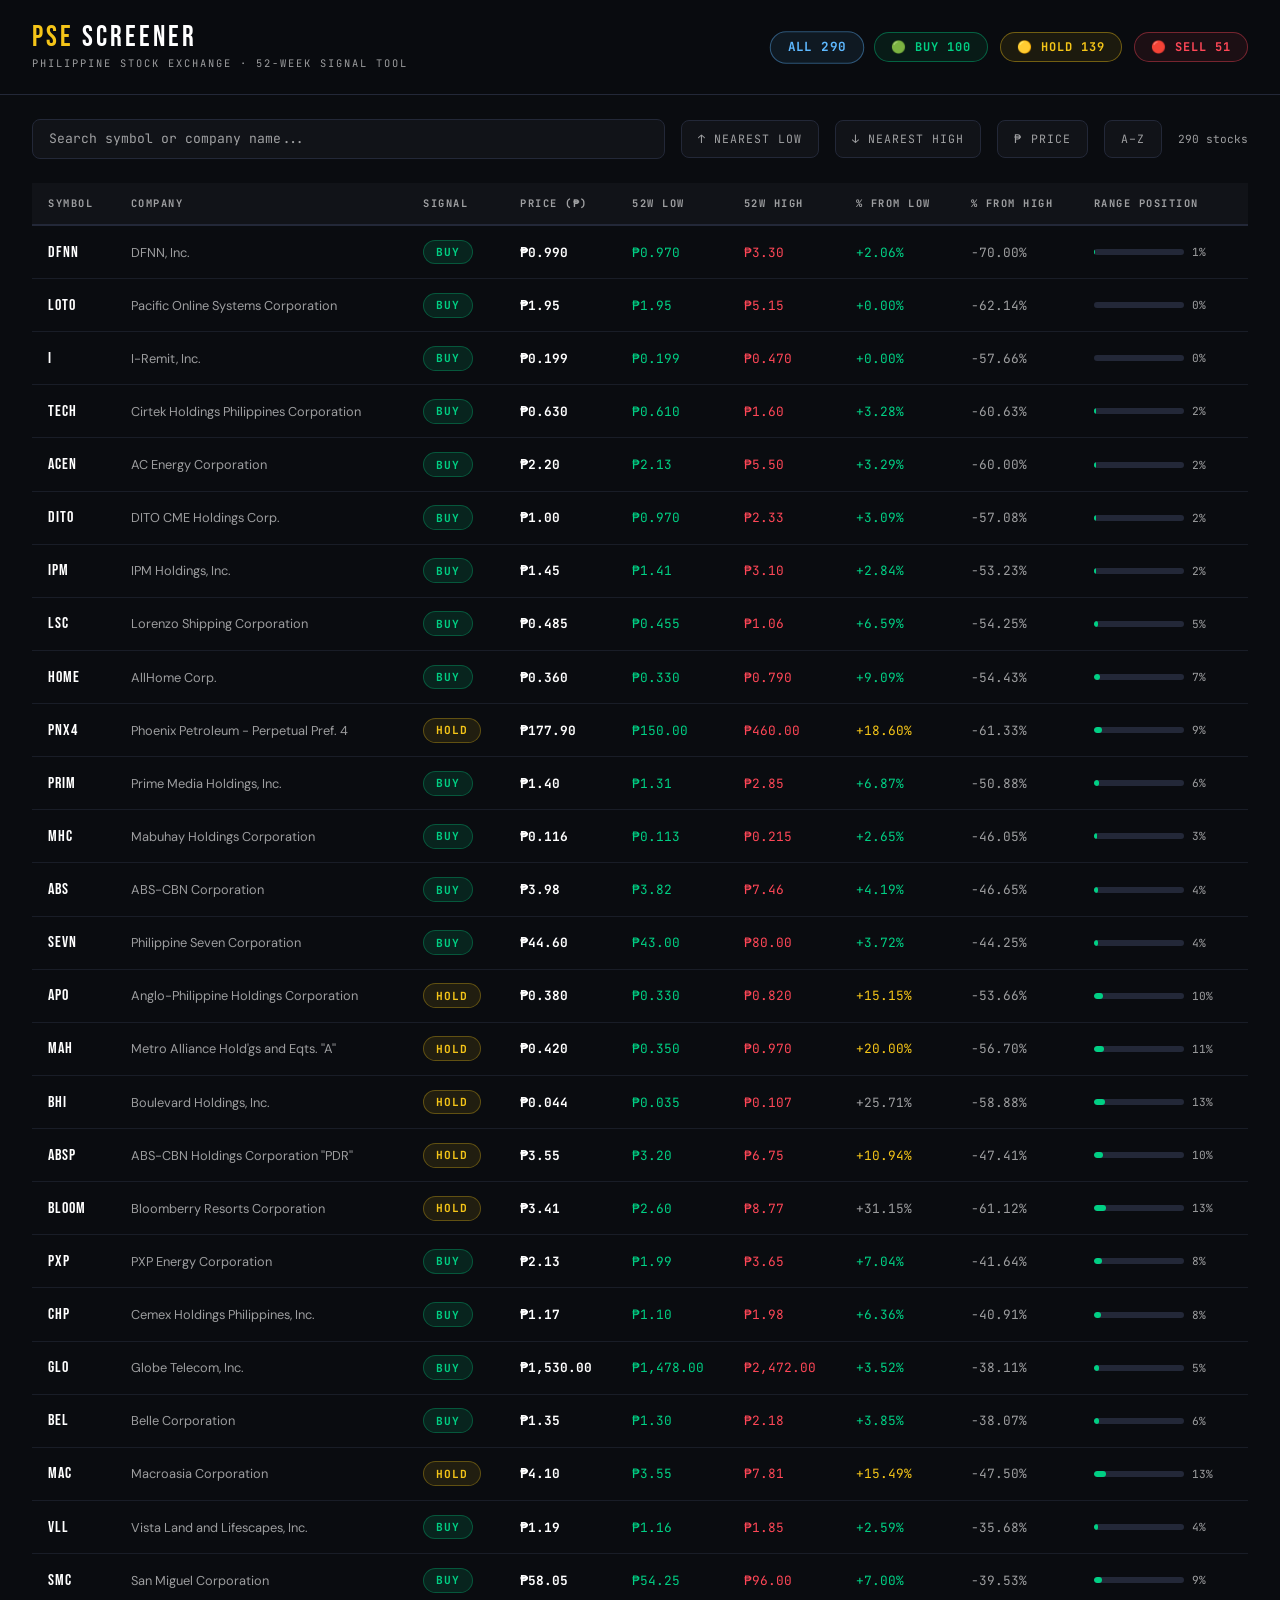
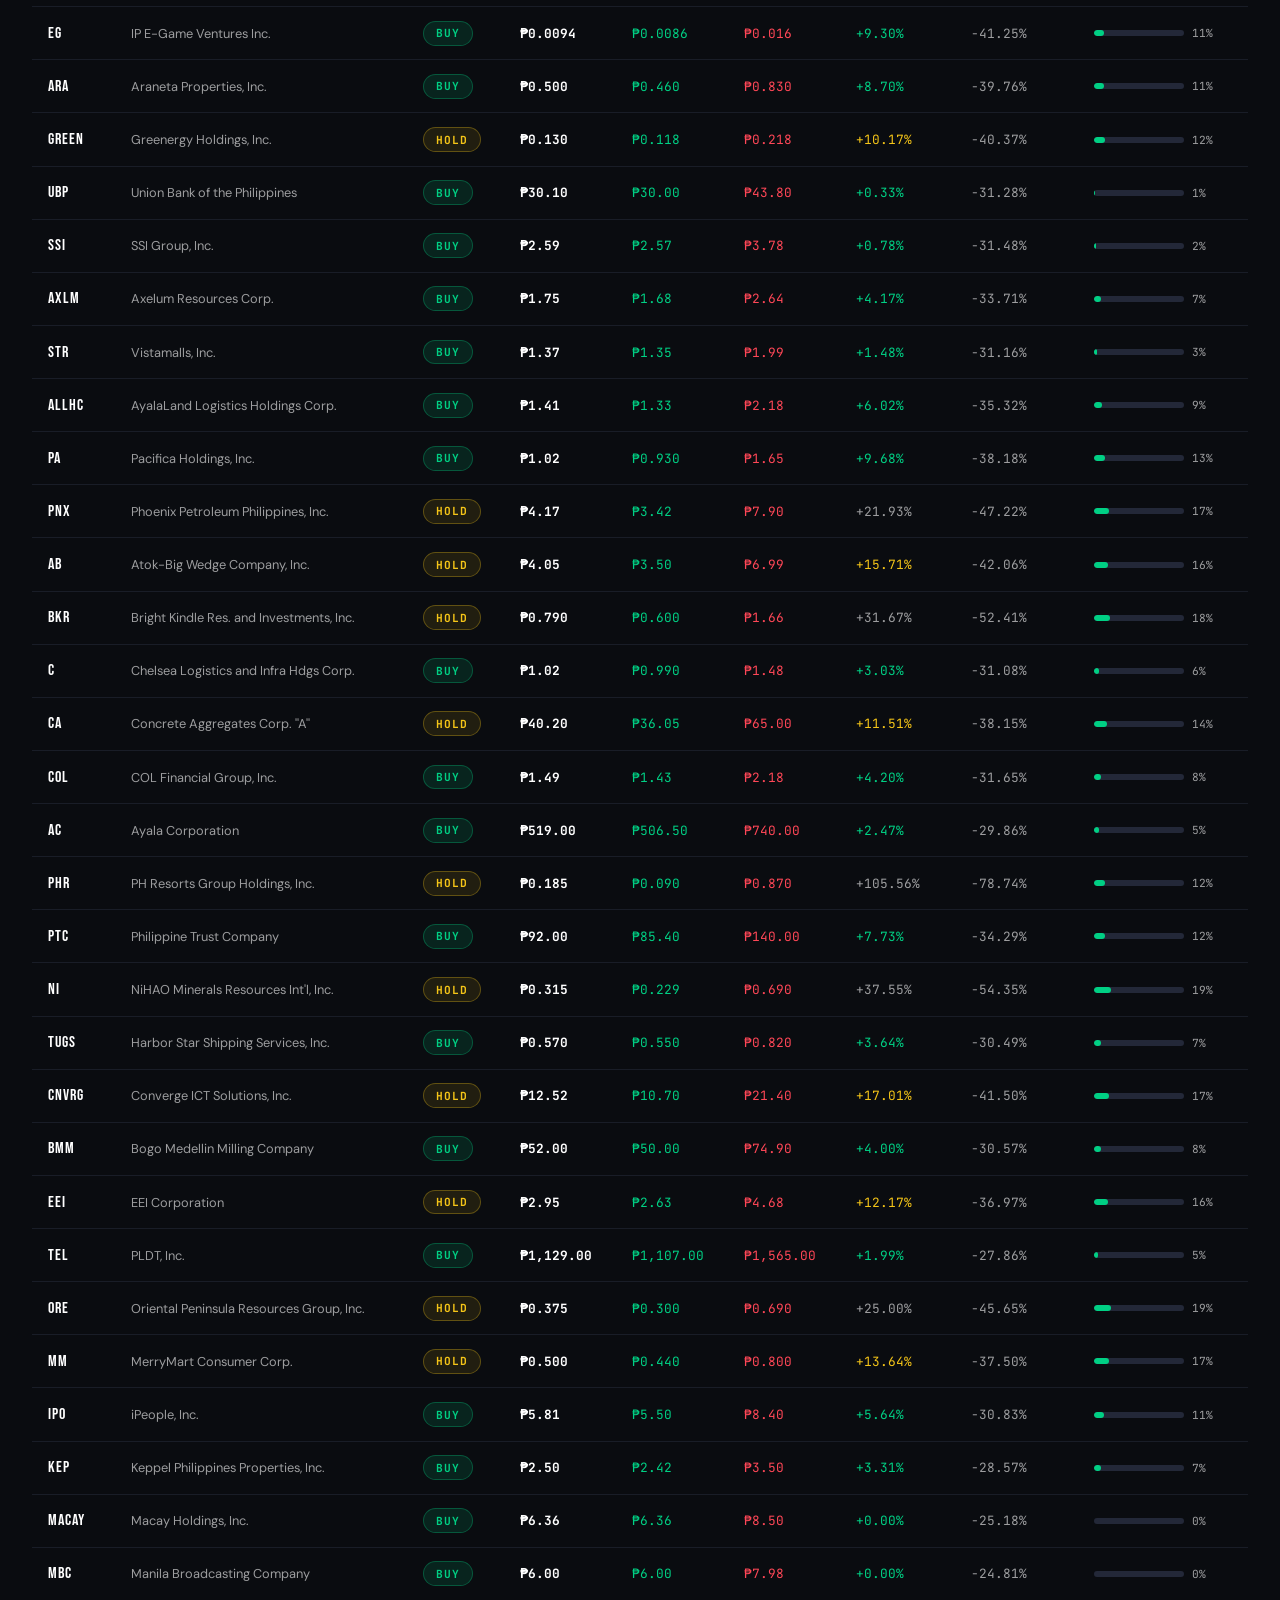
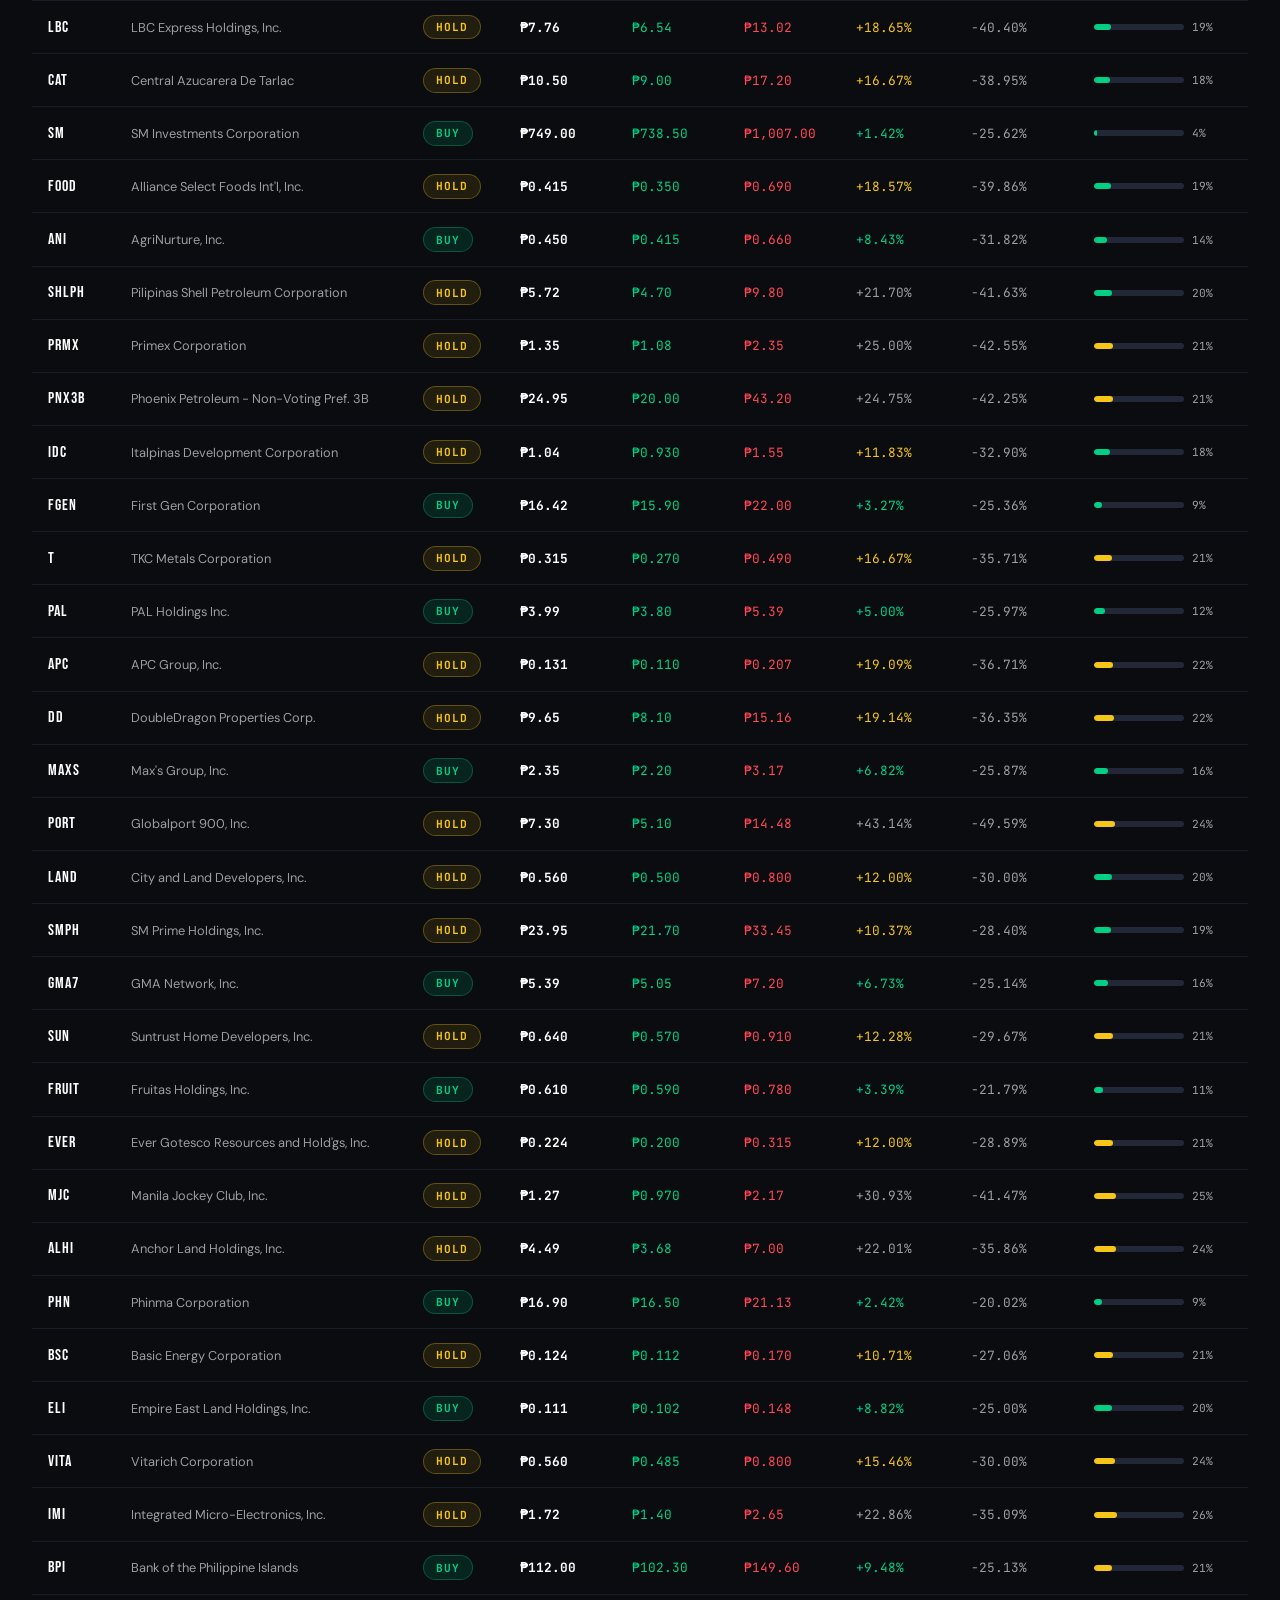
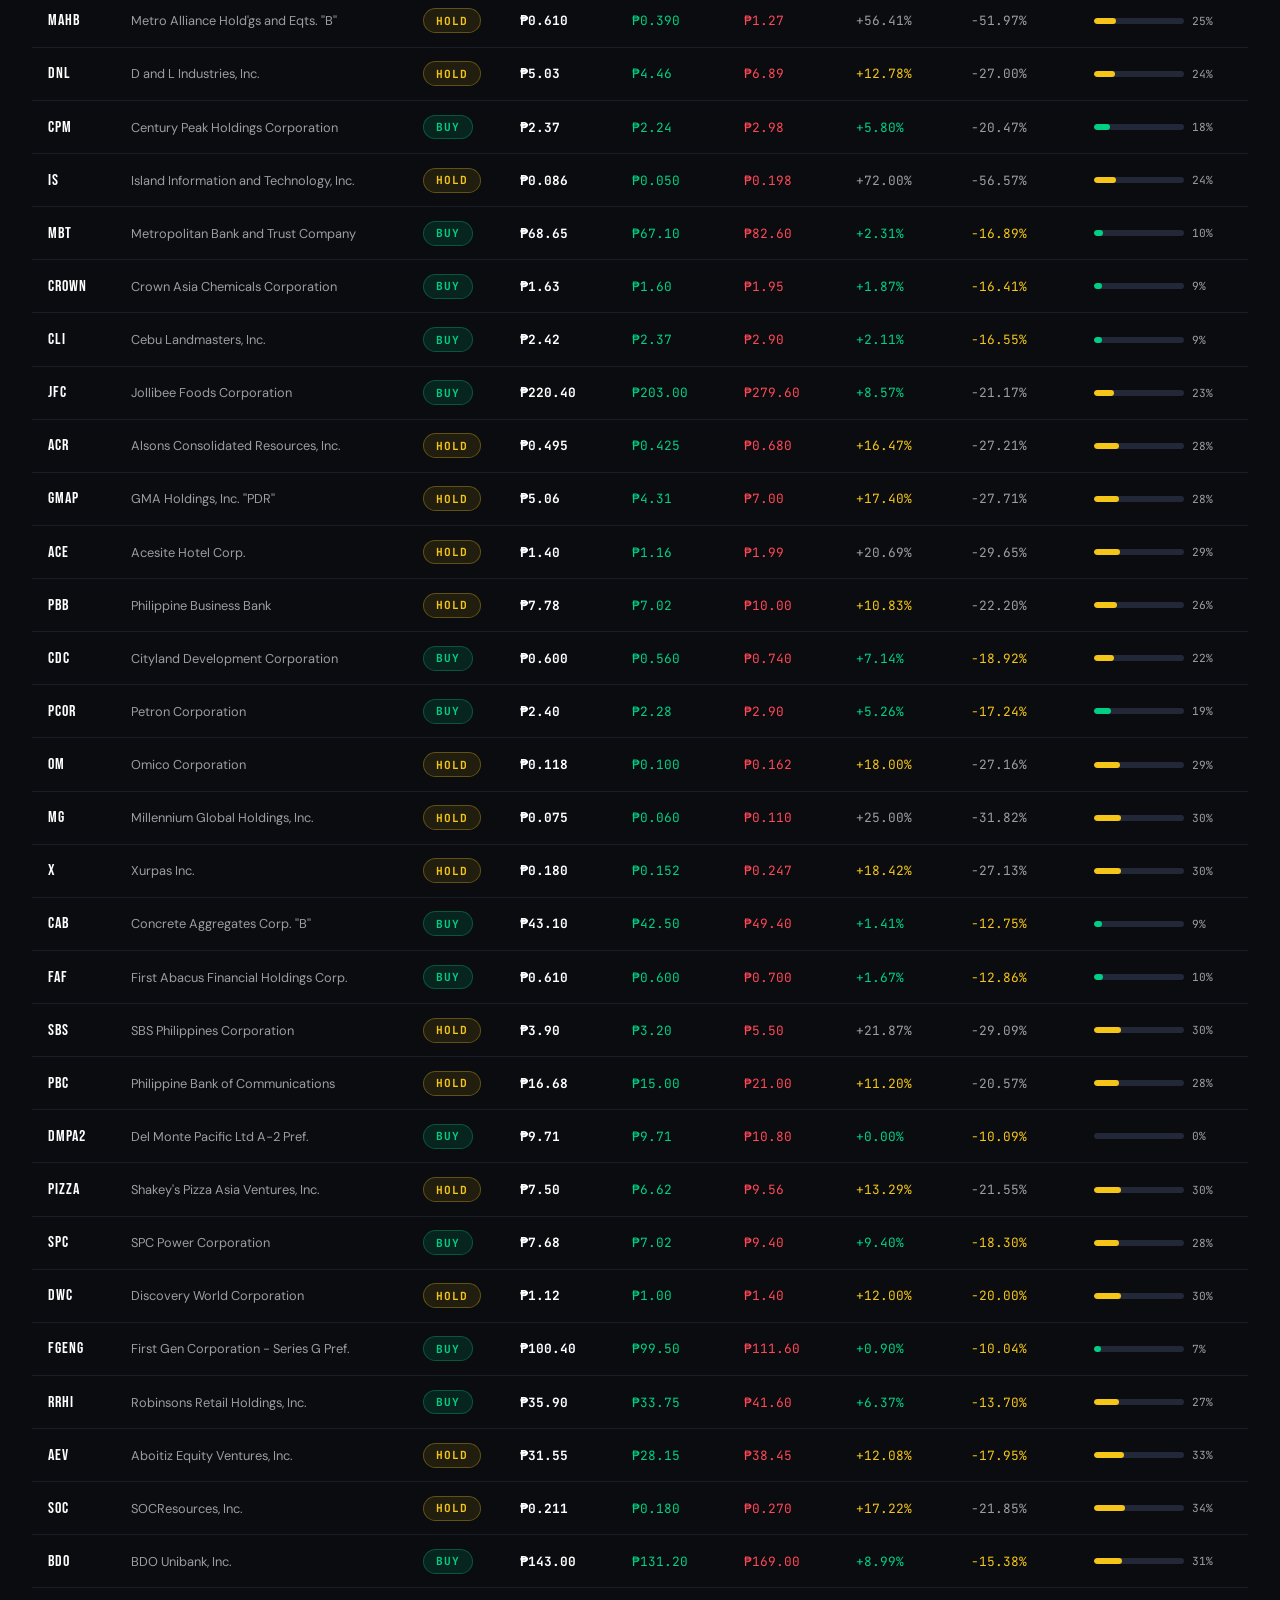
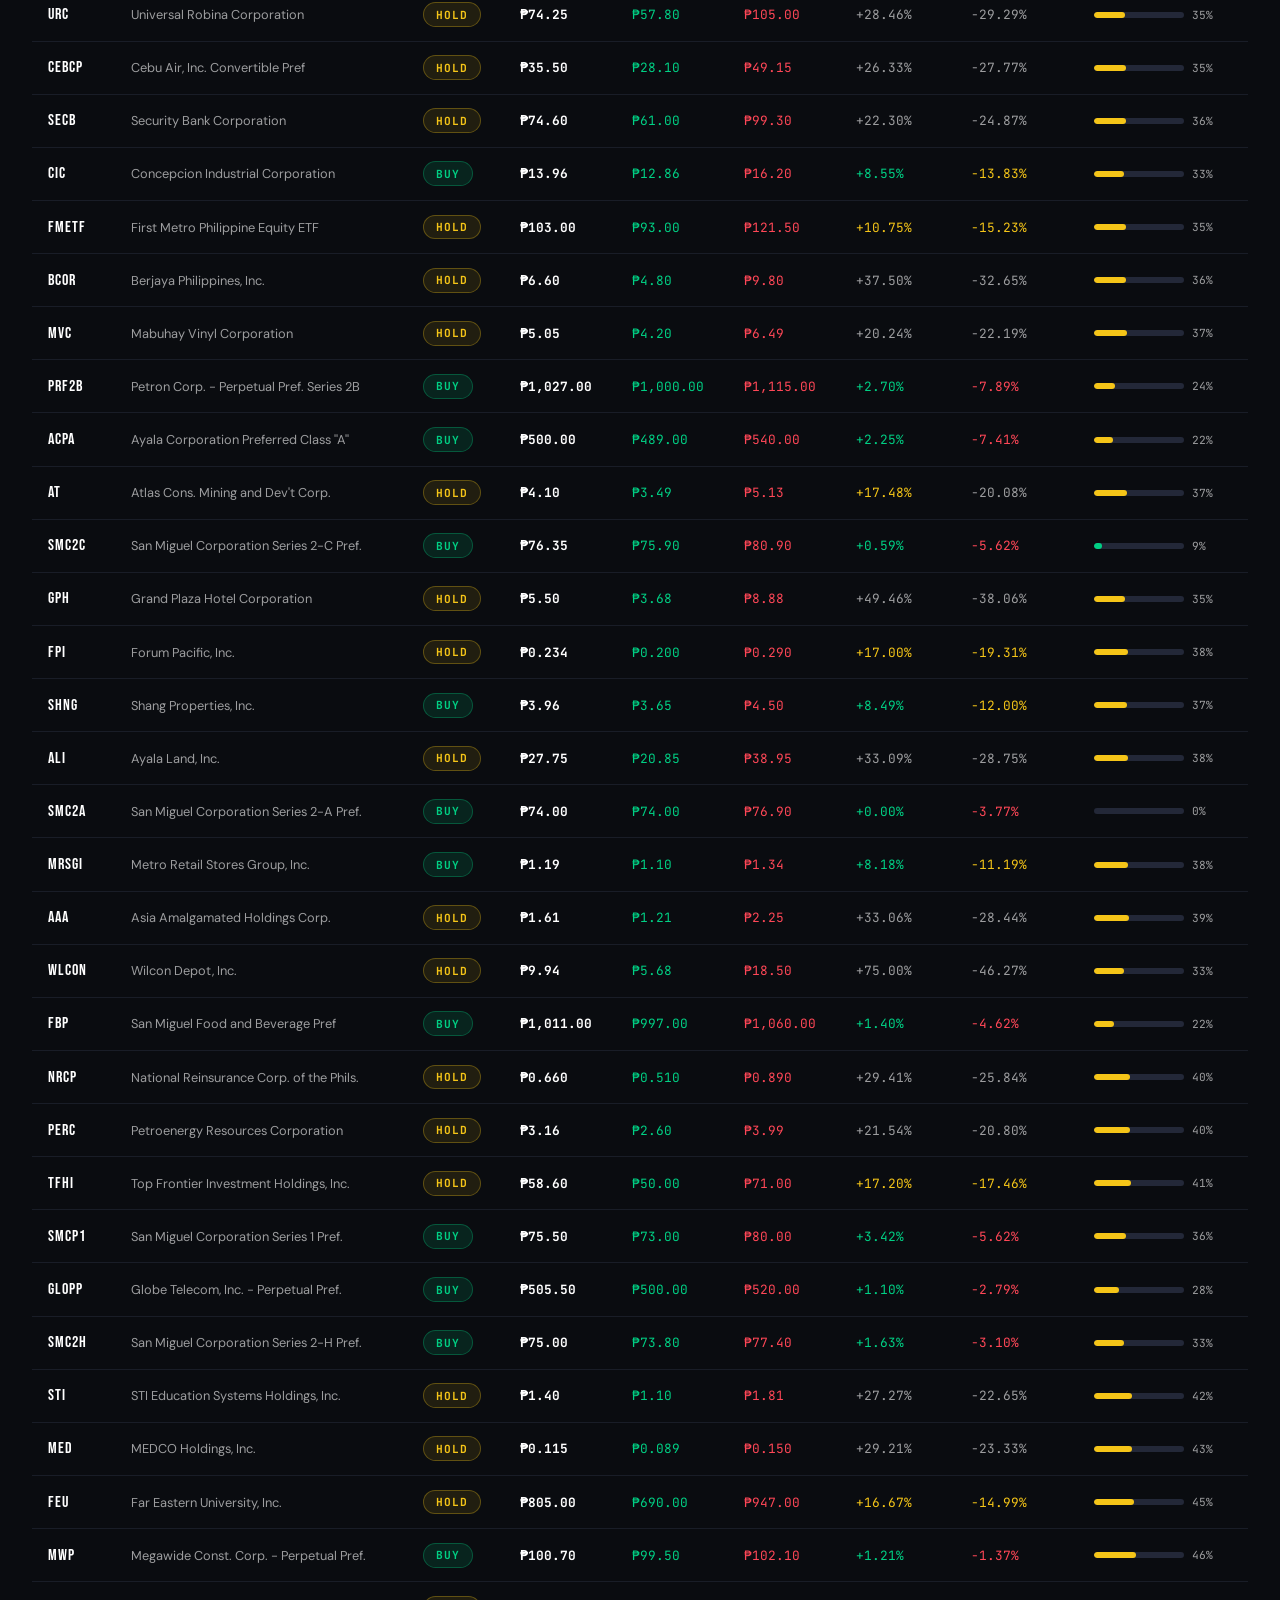
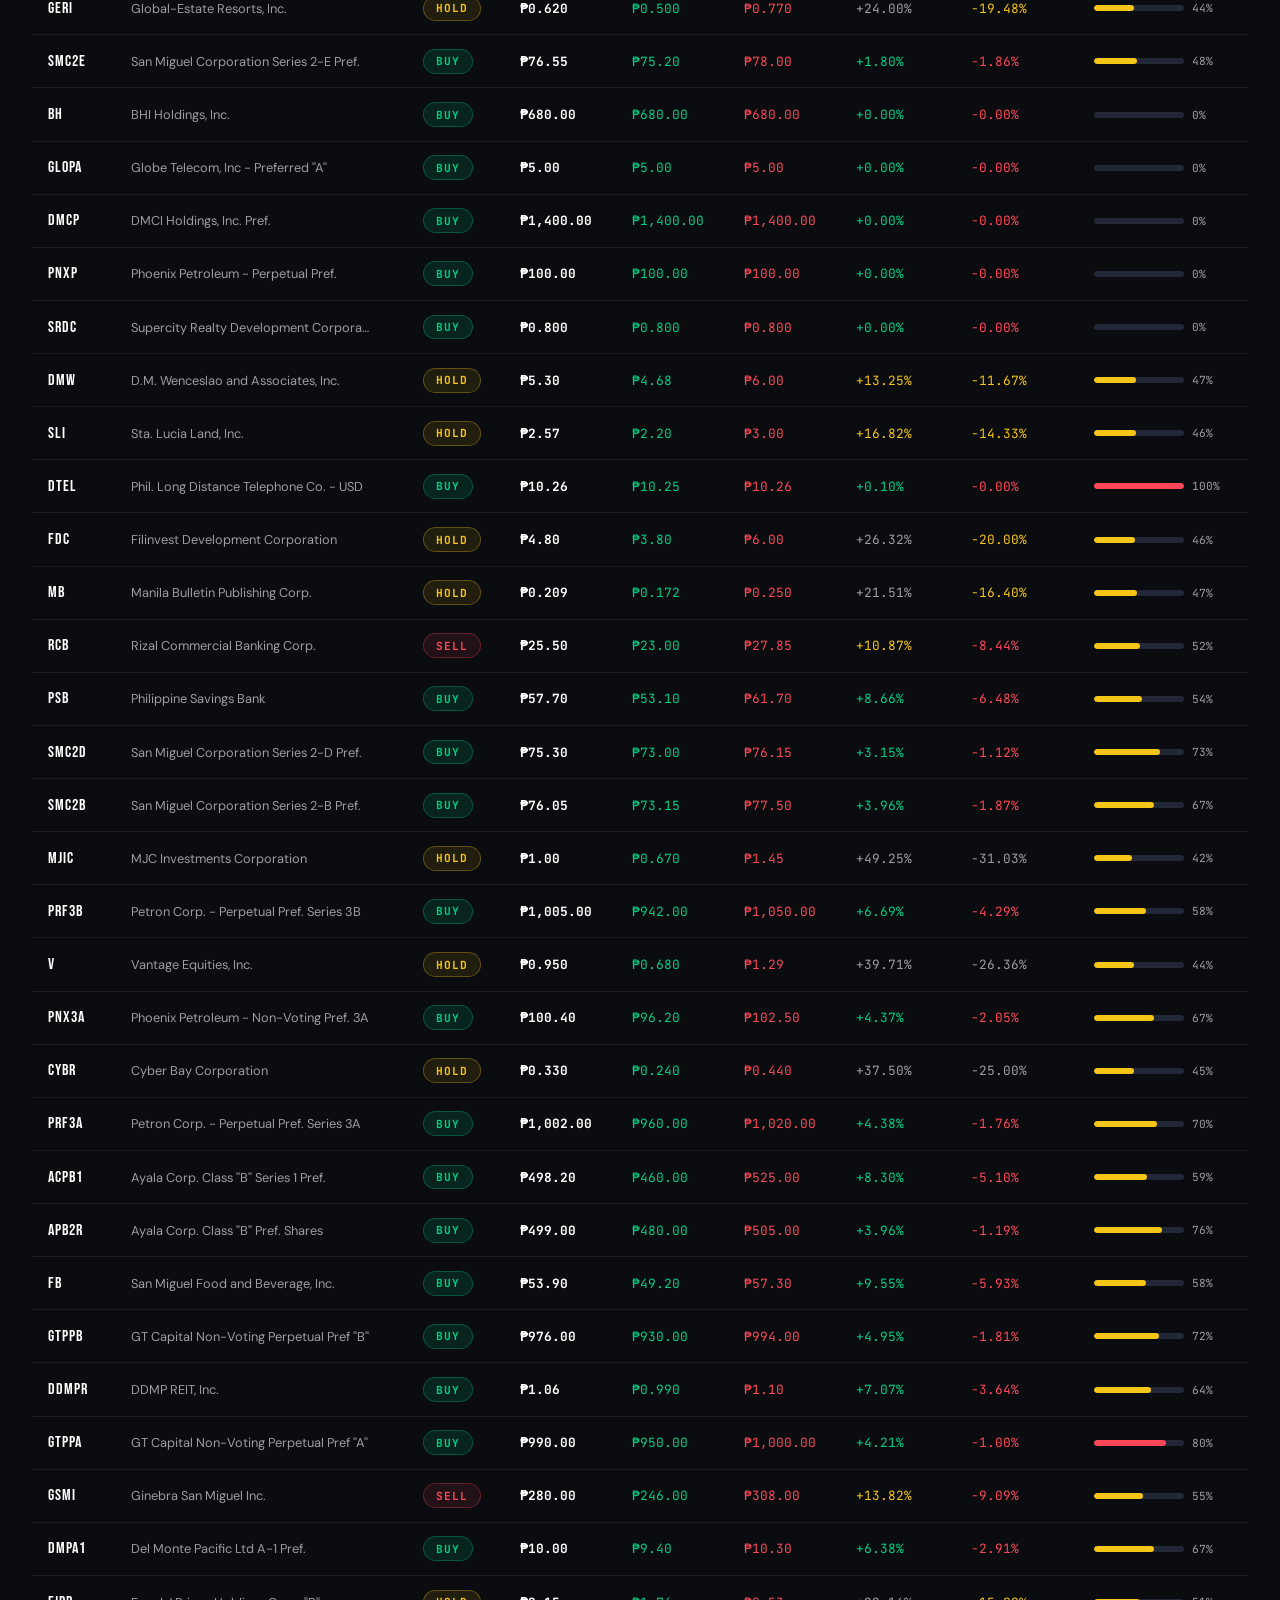
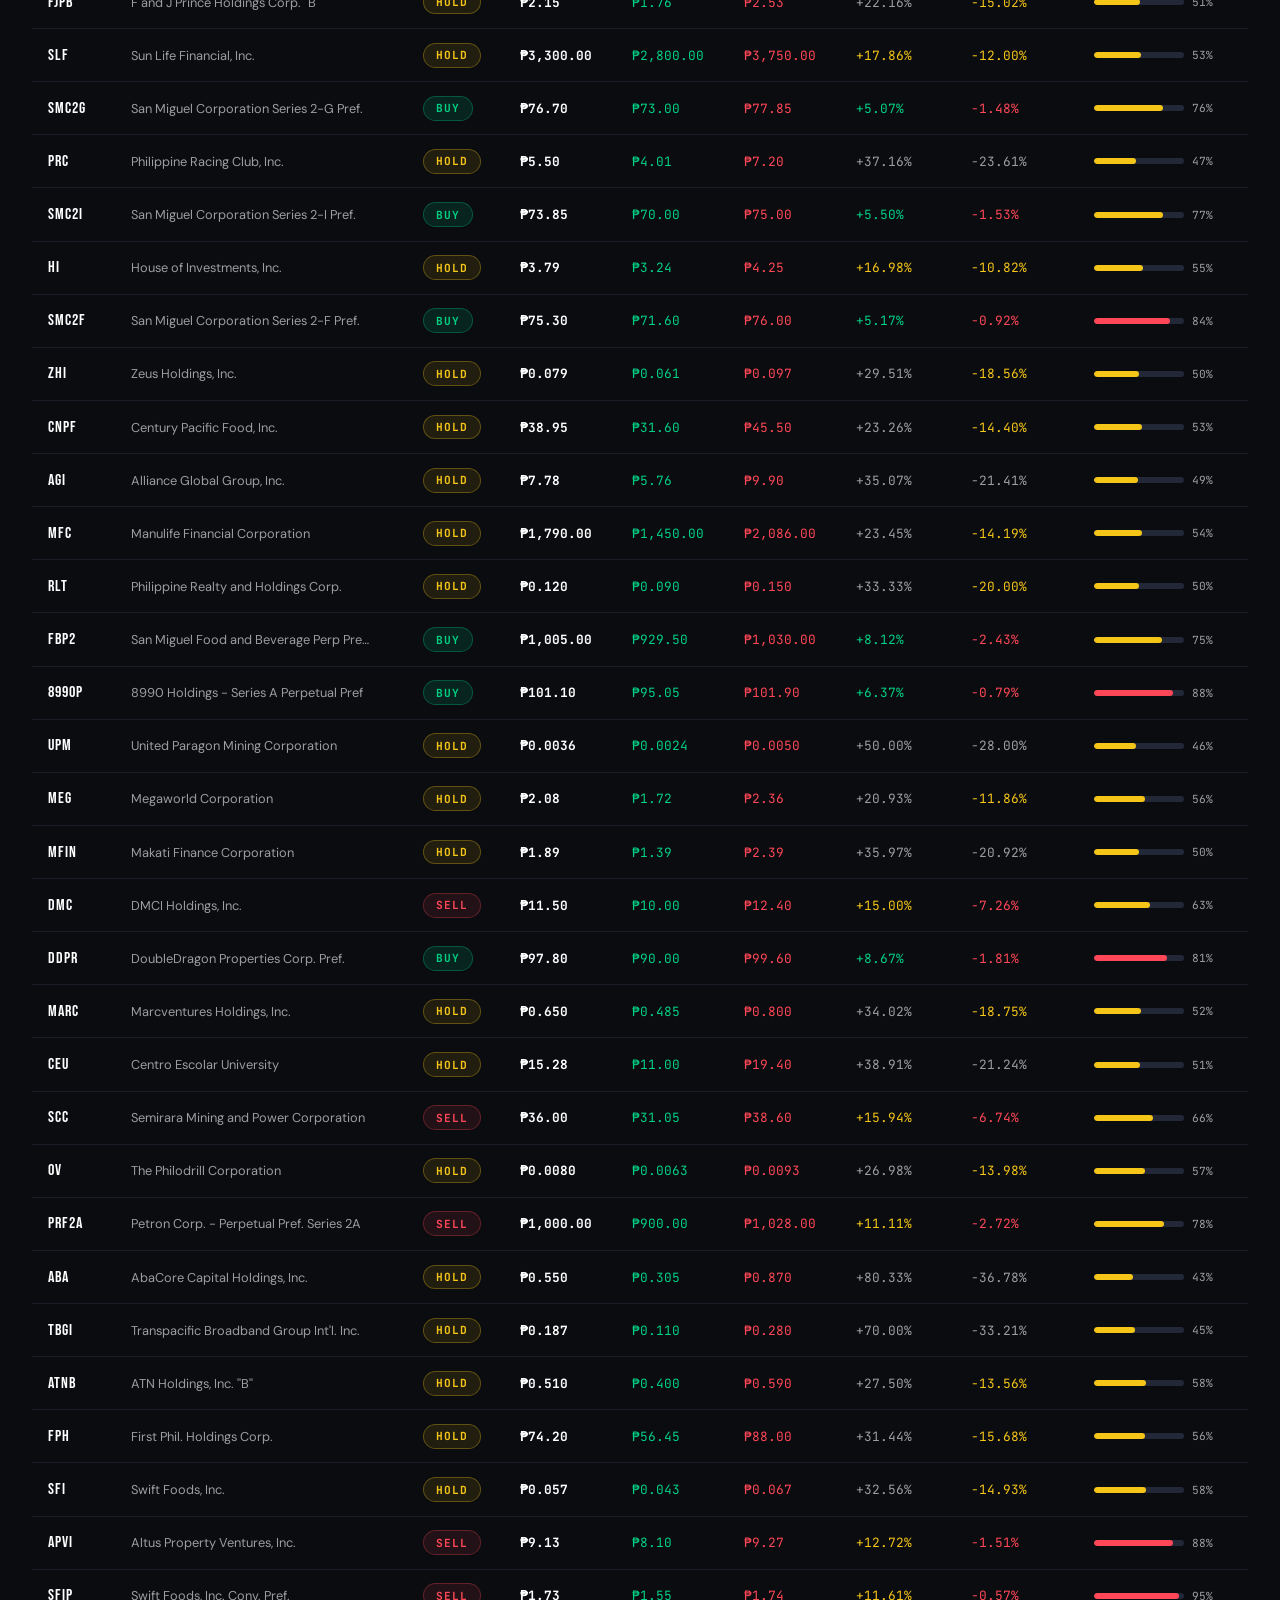
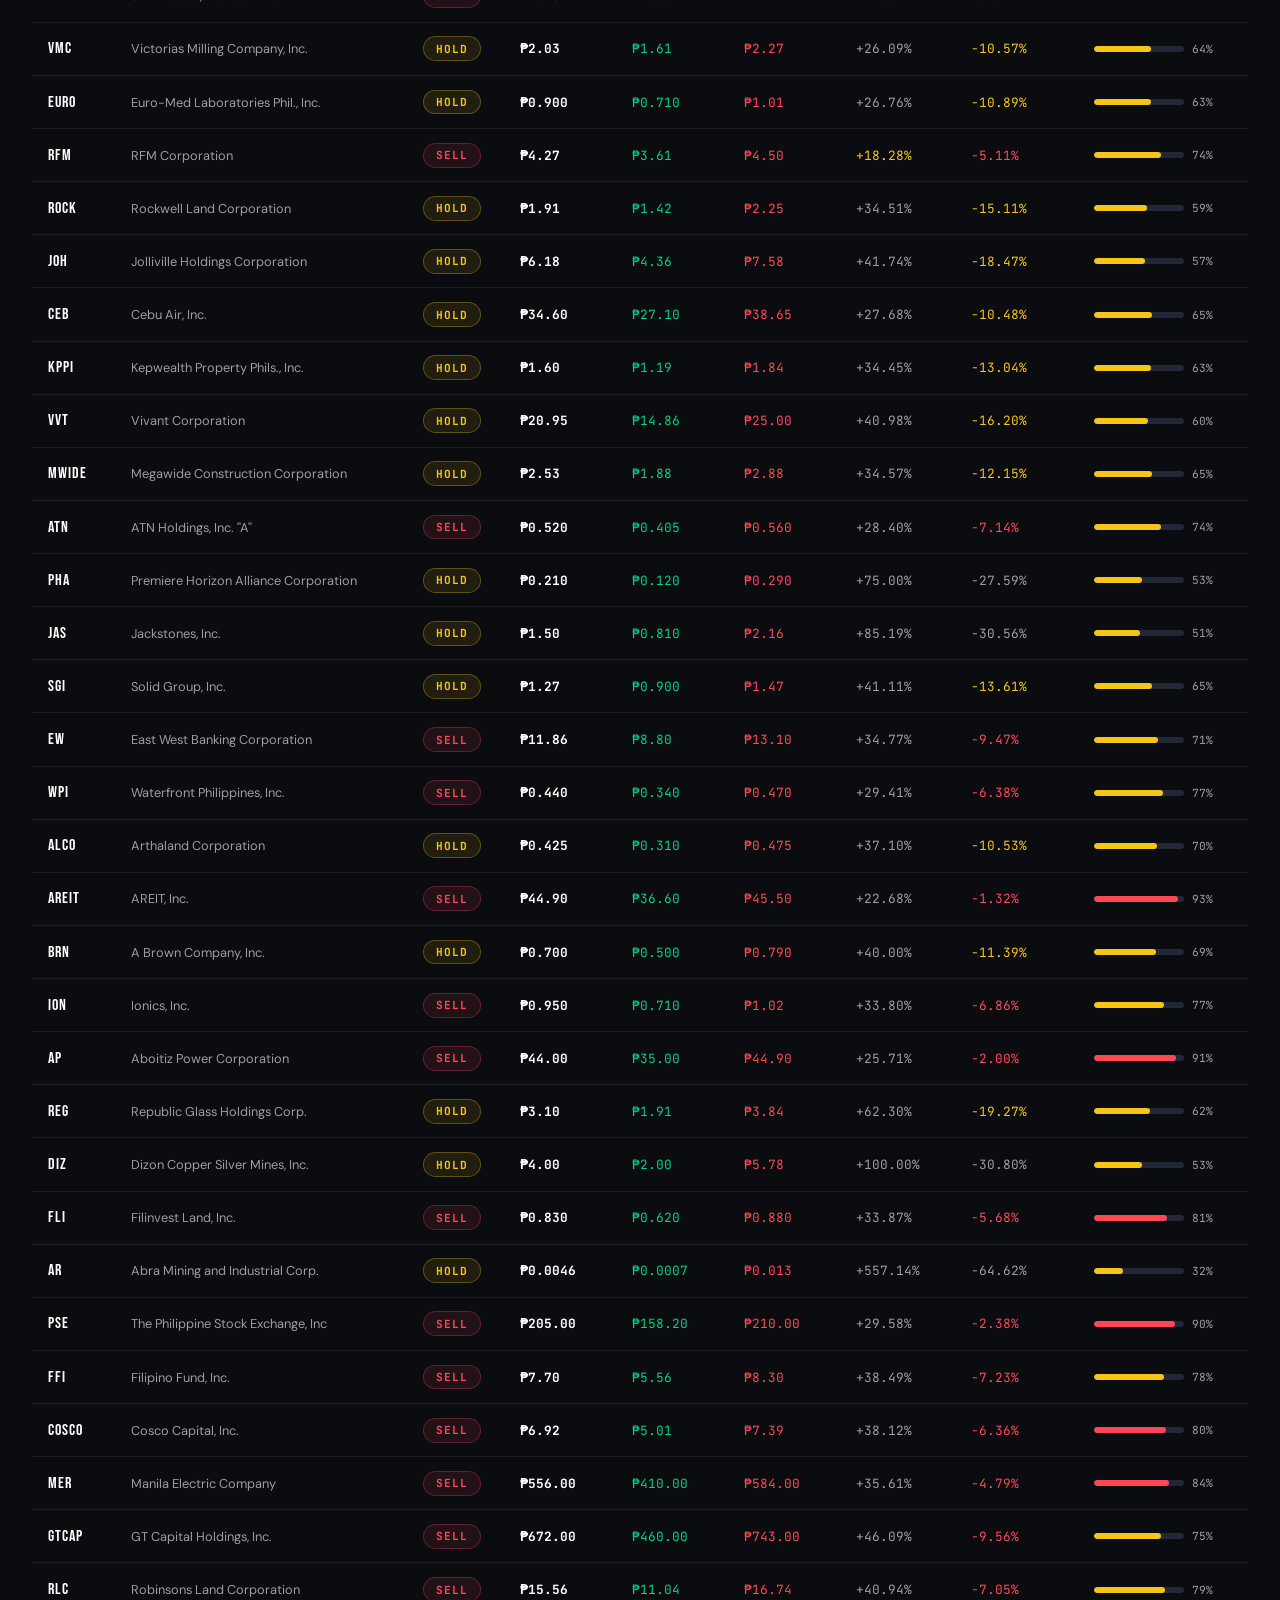
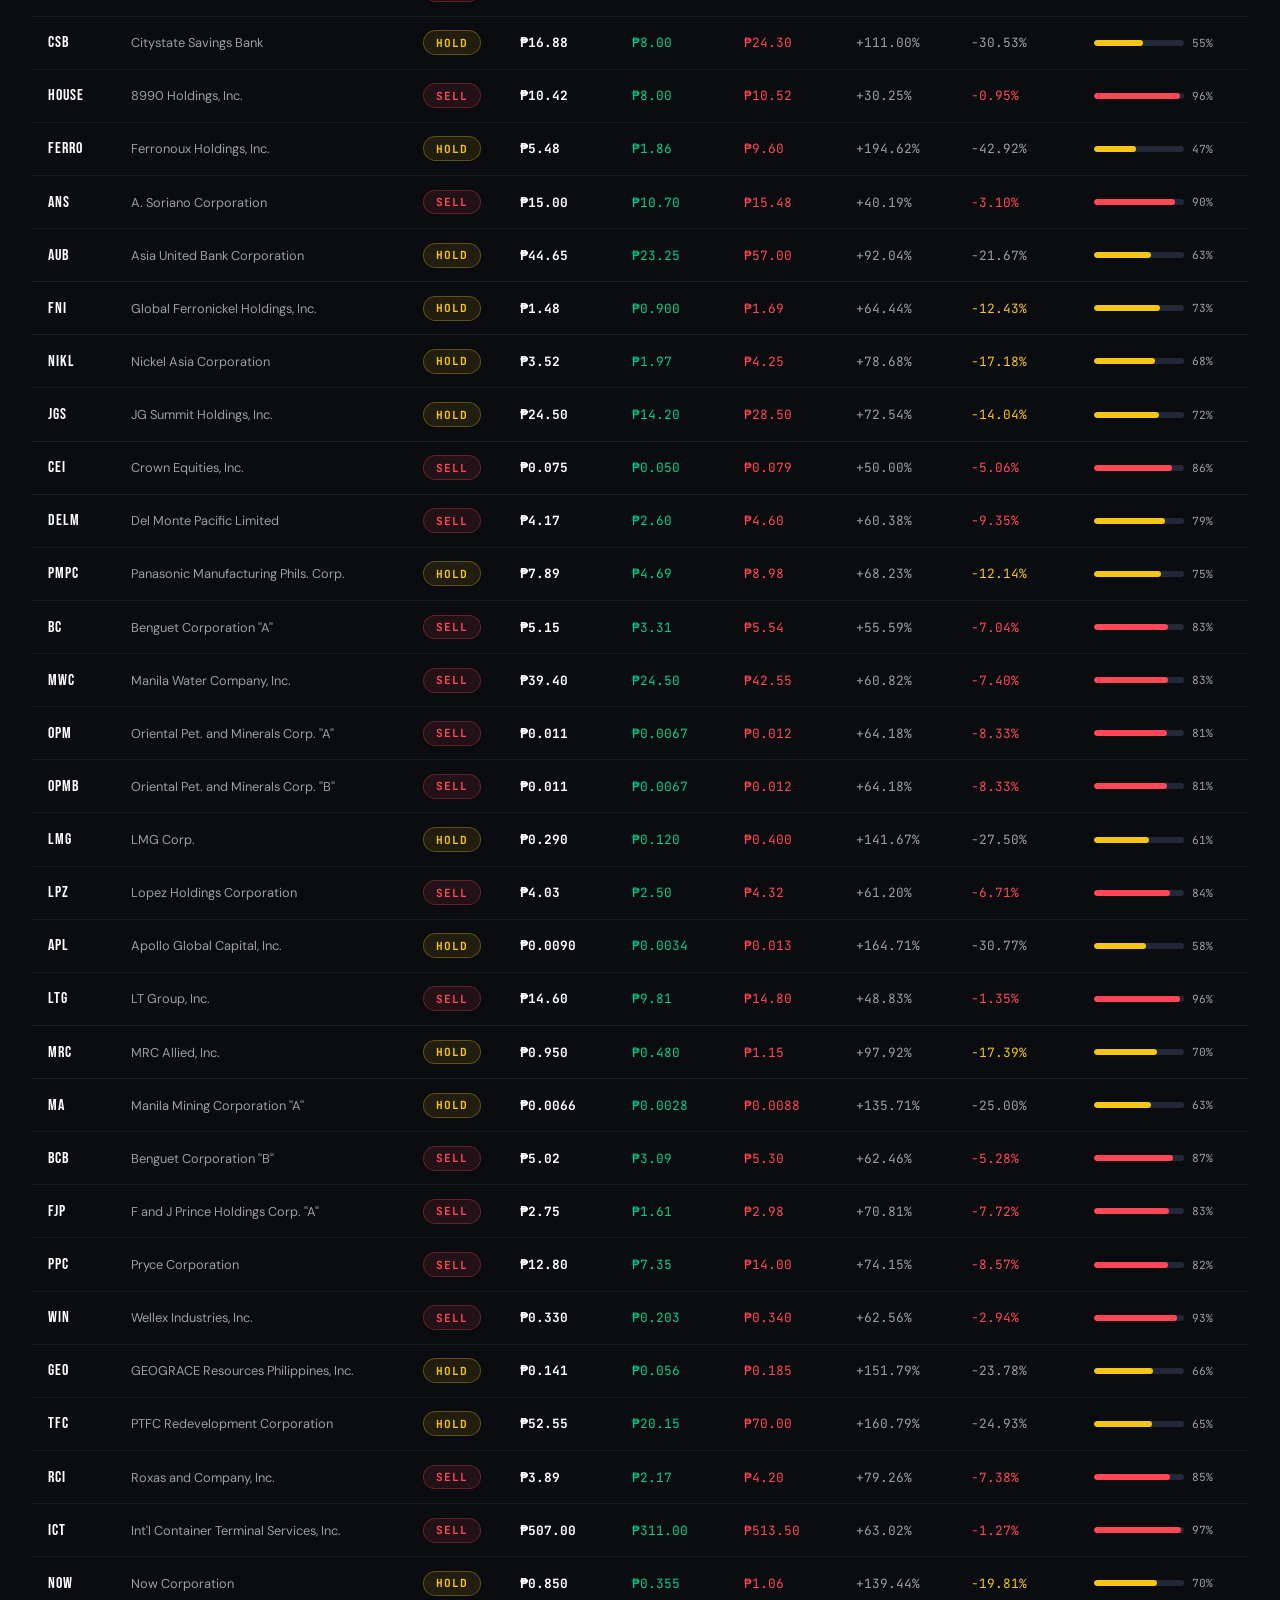
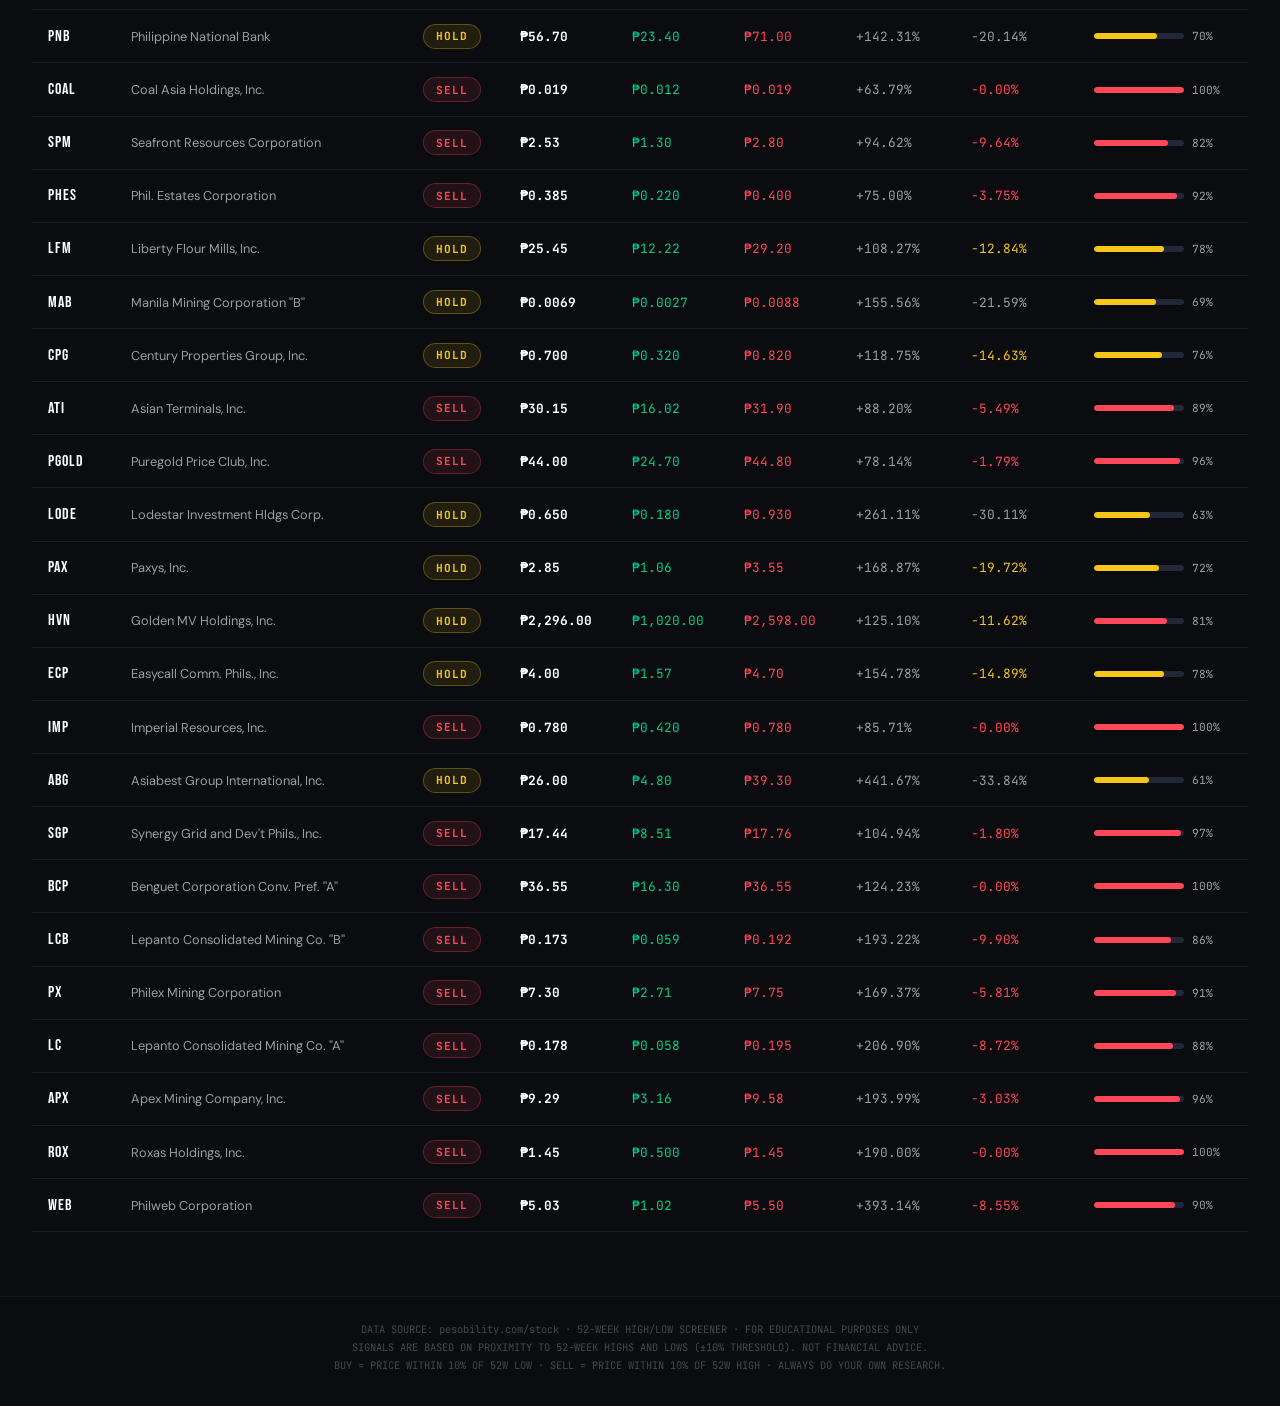
<file: R&D DayTrading/PSE_screener.html>
<!DOCTYPE html>
<html lang="en">
<head>
<meta charset="UTF-8">
<meta name="viewport" content="width=device-width, initial-scale=1.0">
<title>PSE Stock Screener</title>
<link href="https://fonts.googleapis.com/css2?family=Bebas+Neue&family=DM+Sans:wght@400;500;600;700&family=JetBrains+Mono:wght@400;700&display=swap" rel="stylesheet">
<style>
:root {
  --bg: #0a0c10;
  --surface: #111318;
  --card: #161a22;
  --border: #232838;
  --accent: #f5c518;
  --green: #00d084;
  --red: #ff4757;
  --blue: #4e9af1;
  --purple: #a855f7;
  --text: #ffffff;
  --muted: rgba(255,255,255,0.6);
  --font-display: 'Bebas Neue', sans-serif;
  --font-body: 'DM Sans', sans-serif;
  --font-mono: 'JetBrains Mono', monospace;
}
* { margin: 0; padding: 0; box-sizing: border-box; }
html { scroll-behavior: smooth; }
body { background: var(--bg); color: var(--text); font-family: var(--font-body); overflow-x: hidden; }

/* HEADER */
header {
  background: rgba(10,12,16,0.95);
  border-bottom: 1px solid var(--border);
  padding: 1.5rem 2rem;
  position: sticky; top: 0; z-index: 100;
  backdrop-filter: blur(12px);
}
.header-inner { max-width: 1400px; margin: 0 auto; display: flex; align-items: center; justify-content: space-between; flex-wrap: wrap; gap: 1rem; }
.logo { font-family: var(--font-display); font-size: 1.8rem; color: var(--accent); letter-spacing: 3px; line-height: 1; }
.logo span { color: var(--text); }
.logo-sub { font-family: var(--font-mono); font-size: 0.65rem; color: var(--muted); letter-spacing: 2px; text-transform: uppercase; margin-top: 0.2rem; }

/* SUMMARY PILLS */
.summary-pills { display: flex; gap: 0.75rem; flex-wrap: wrap; }
.pill {
  font-family: var(--font-mono); font-size: 0.75rem; font-weight: 700;
  padding: 0.4rem 1rem; border-radius: 100px;
  letter-spacing: 1px; cursor: pointer; transition: all 0.2s;
  border: 1px solid;
}
.pill.buy  { color: var(--green); border-color: rgba(0,208,132,0.4); background: rgba(0,208,132,0.08); }
.pill.hold { color: var(--accent); border-color: rgba(245,197,24,0.4); background: rgba(245,197,24,0.08); }
.pill.sell { color: var(--red); border-color: rgba(255,71,87,0.4); background: rgba(255,71,87,0.08); }
.pill.all  { color: var(--blue); border-color: rgba(78,154,241,0.4); background: rgba(78,154,241,0.08); }
.pill.active, .pill:hover { transform: scale(1.05); filter: brightness(1.2); }

/* CONTROLS */
.controls {
  max-width: 1400px; margin: 1.5rem auto; padding: 0 2rem;
  display: flex; gap: 1rem; flex-wrap: wrap; align-items: center;
}
.search-box {
  flex: 1; min-width: 220px;
  background: var(--surface); border: 1px solid var(--border);
  border-radius: 8px; padding: 0.65rem 1rem;
  color: var(--text); font-family: var(--font-mono); font-size: 0.82rem;
  outline: none; transition: border-color 0.2s;
}
.search-box:focus { border-color: var(--accent); }
.search-box::placeholder { color: var(--muted); }
.sort-btn {
  font-family: var(--font-mono); font-size: 0.72rem; letter-spacing: 1px; text-transform: uppercase;
  background: var(--surface); border: 1px solid var(--border);
  color: var(--muted); padding: 0.65rem 1rem; border-radius: 8px;
  cursor: pointer; transition: all 0.2s;
}
.sort-btn:hover, .sort-btn.active { border-color: var(--accent); color: var(--accent); }
.results-count { font-family: var(--font-mono); font-size: 0.7rem; color: var(--muted); margin-left: auto; }

/* TABLE */
.table-wrap { max-width: 1400px; margin: 0 auto; padding: 0 2rem 4rem; overflow-x: auto; }
table { width: 100%; border-collapse: collapse; }
thead tr { background: var(--surface); border-bottom: 2px solid var(--border); }
thead th {
  font-family: var(--font-mono); font-size: 0.65rem; color: var(--muted);
  letter-spacing: 1.5px; text-transform: uppercase;
  padding: 0.85rem 1rem; text-align: left; white-space: nowrap;
  cursor: pointer; user-select: none;
}
thead th:hover { color: var(--accent); }
thead th.sorted { color: var(--accent); }
tbody tr {
  border-bottom: 1px solid rgba(35,40,56,0.6);
  transition: background 0.15s;
}
tbody tr:hover { background: rgba(255,255,255,0.03); }
tbody td { padding: 0.85rem 1rem; font-size: 0.85rem; white-space: nowrap; }

.sym { font-family: var(--font-display); font-size: 1rem; letter-spacing: 1px; color: var(--text); }
.name-cell { max-width: 240px; overflow: hidden; text-overflow: ellipsis; color: var(--muted); font-size: 0.8rem; }
.price-cell { font-family: var(--font-mono); font-weight: 700; }
.mono { font-family: var(--font-mono); font-size: 0.8rem; }

/* SIGNAL BADGE */
.badge {
  font-family: var(--font-mono); font-size: 0.7rem; font-weight: 700;
  padding: 0.28rem 0.75rem; border-radius: 100px;
  letter-spacing: 1px; display: inline-block;
}
.badge.BUY  { color: var(--green); background: rgba(0,208,132,0.12); border: 1px solid rgba(0,208,132,0.3); }
.badge.HOLD { color: var(--accent); background: rgba(245,197,24,0.1); border: 1px solid rgba(245,197,24,0.3); }
.badge.SELL { color: var(--red); background: rgba(255,71,87,0.1); border: 1px solid rgba(255,71,87,0.3); }

/* RANGE BAR */
.range-bar-bg { width: 90px; height: 6px; background: var(--border); border-radius: 100px; overflow: hidden; position: relative; display: inline-block; vertical-align: middle; }
.range-bar-fill { height: 100%; border-radius: 100px; position: absolute; left: 0; }
.range-bar-fill.low  { background: var(--green); }
.range-bar-fill.mid  { background: var(--accent); }
.range-bar-fill.high { background: var(--red); }

/* EMPTY STATE */
.empty { text-align: center; padding: 5rem 2rem; color: var(--muted); font-family: var(--font-mono); font-size: 0.8rem; letter-spacing: 2px; }

/* DISCLAIMER */
.disclaimer {
  max-width: 1400px; margin: 0 auto; padding: 0 2rem 2rem;
  font-family: var(--font-mono); font-size: 0.65rem; color: var(--muted);
  opacity: 0.4; line-height: 1.7; text-align: center;
  border-top: 1px solid var(--border); padding-top: 1.5rem;
}

/* SCROLL TO TOP */
#scrollTop {
  position: fixed; bottom: 2rem; right: 2rem;
  width: 44px; height: 44px; border-radius: 50%;
  background: var(--surface); border: 1px solid var(--accent);
  color: var(--accent); display: flex; align-items: center; justify-content: center;
  cursor: pointer; opacity: 0; pointer-events: none;
  transform: translateY(10px); transition: opacity 0.3s, transform 0.3s;
  z-index: 999;
}
#scrollTop.show { opacity: 1; pointer-events: all; transform: translateY(0); }

@media (max-width: 768px) {
  header .logo { font-size: 1.4rem; }
  .controls { padding: 0 1rem; }
  .table-wrap { padding: 0 0.5rem 4rem; }
  tbody td { padding: 0.7rem 0.6rem; }
  .name-cell { max-width: 120px; }
}
</style>
</head>
<body>

<header>
  <div class="header-inner">
    <div>
      <div class="logo">PSE <span>SCREENER</span></div>
      <div class="logo-sub">Philippine Stock Exchange · 52-Week Signal Tool</div>
    </div>
    <div class="summary-pills">
      <div class="pill all active" onclick="filterSignal('ALL')">ALL <span id="cnt-all"></span></div>
      <div class="pill buy" onclick="filterSignal('BUY')">🟢 BUY <span id="cnt-buy"></span></div>
      <div class="pill hold" onclick="filterSignal('HOLD')">🟡 HOLD <span id="cnt-hold"></span></div>
      <div class="pill sell" onclick="filterSignal('SELL')">🔴 SELL <span id="cnt-sell"></span></div>
    </div>
  </div>
</header>

<div class="controls">
  <input class="search-box" id="searchInput" placeholder="Search symbol or company name..." oninput="renderTable()" />
  <button class="sort-btn" onclick="sortBy('pct_from_low')">↑ Nearest Low</button>
  <button class="sort-btn" onclick="sortBy('pct_from_high')">↓ Nearest High</button>
  <button class="sort-btn" onclick="sortBy('price')">₱ Price</button>
  <button class="sort-btn" onclick="sortBy('symbol')">A–Z</button>
  <div class="results-count" id="resultsCount"></div>
</div>

<div class="table-wrap">
  <table id="mainTable">
    <thead>
      <tr>
        <th onclick="sortBy('symbol')">Symbol</th>
        <th onclick="sortBy('name')">Company</th>
        <th onclick="sortBy('signal')">Signal</th>
        <th onclick="sortBy('price')">Price (₱)</th>
        <th onclick="sortBy('low52')">52W Low</th>
        <th onclick="sortBy('high52')">52W High</th>
        <th onclick="sortBy('pct_from_low')">% from Low</th>
        <th onclick="sortBy('pct_from_high')">% from High</th>
        <th onclick="sortBy('range_pct')">Range Position</th>
      </tr>
    </thead>
    <tbody id="tableBody"></tbody>
  </table>
  <div class="empty" id="emptyState" style="display:none">NO MATCHING STOCKS FOUND</div>
</div>

<div class="disclaimer">
  DATA SOURCE: pesobility.com/stock · 52-WEEK HIGH/LOW SCREENER · FOR EDUCATIONAL PURPOSES ONLY<br>
  SIGNALS ARE BASED ON PROXIMITY TO 52-WEEK HIGHS AND LOWS (±10% THRESHOLD). NOT FINANCIAL ADVICE.<br>
  BUY = PRICE WITHIN 10% OF 52W LOW · SELL = PRICE WITHIN 10% OF 52W HIGH · ALWAYS DO YOUR OWN RESEARCH.
</div>

<button id="scrollTop" onclick="window.scrollTo({top:0,behavior:'smooth'})">
  <svg width="18" height="18" viewBox="0 0 24 24" fill="none" stroke="currentColor" stroke-width="2.5" stroke-linecap="round" stroke-linejoin="round"><polyline points="18 15 12 9 6 15"/></svg>
</button>

<script>
const RAW = [{"symbol": "DFNN", "name": "DFNN, Inc.", "price": 0.99, "low52": 0.97, "high52": 3.3, "pct_to_low": 0.9797979797979798, "pct_to_high": 0.7, "average": 0.8398989898989899, "signal": "BUY", "pct_from_low": 2.06, "pct_from_high": 70.0, "range_pct": 0.9}, {"symbol": "LOTO", "name": "Pacific Online Systems Corporation", "price": 1.95, "low52": 1.95, "high52": 5.15, "pct_to_low": 1.0, "pct_to_high": 0.6213592233009709, "average": 0.8106796116504855, "signal": "BUY", "pct_from_low": 0.0, "pct_from_high": 62.14, "range_pct": 0.0}, {"symbol": "I", "name": "I-Remit, Inc.", "price": 0.199, "low52": 0.199, "high52": 0.47, "pct_to_low": 1.0, "pct_to_high": 0.576595744680851, "average": 0.7882978723404255, "signal": "BUY", "pct_from_low": 0.0, "pct_from_high": 57.66, "range_pct": 0.0}, {"symbol": "TECH", "name": "Cirtek Holdings Philippines Corporation", "price": 0.63, "low52": 0.61, "high52": 1.6, "pct_to_low": 0.9682539682539683, "pct_to_high": 0.60625, "average": 0.787251984126984, "signal": "BUY", "pct_from_low": 3.28, "pct_from_high": 60.63, "range_pct": 2.0}, {"symbol": "ACEN", "name": "AC Energy Corporation", "price": 2.2, "low52": 2.13, "high52": 5.5, "pct_to_low": 0.968181818181818, "pct_to_high": 0.6, "average": 0.784090909090909, "signal": "BUY", "pct_from_low": 3.29, "pct_from_high": 60.0, "range_pct": 2.1}, {"symbol": "DITO", "name": "DITO CME Holdings Corp.", "price": 1.0, "low52": 0.97, "high52": 2.33, "pct_to_low": 0.97, "pct_to_high": 0.5708154506437768, "average": 0.7704077253218884, "signal": "BUY", "pct_from_low": 3.09, "pct_from_high": 57.08, "range_pct": 2.2}, {"symbol": "IPM", "name": "IPM Holdings, Inc.", "price": 1.45, "low52": 1.41, "high52": 3.1, "pct_to_low": 0.9724137931034482, "pct_to_high": 0.532258064516129, "average": 0.7523359288097886, "signal": "BUY", "pct_from_low": 2.84, "pct_from_high": 53.23, "range_pct": 2.4}, {"symbol": "LSC", "name": "Lorenzo Shipping Corporation", "price": 0.485, "low52": 0.455, "high52": 1.06, "pct_to_low": 0.9381443298969073, "pct_to_high": 0.5424528301886793, "average": 0.7402985800427933, "signal": "BUY", "pct_from_low": 6.59, "pct_from_high": 54.25, "range_pct": 5.0}, {"symbol": "HOME", "name": "AllHome Corp.", "price": 0.36, "low52": 0.33, "high52": 0.79, "pct_to_low": 0.9166666666666667, "pct_to_high": 0.5443037974683544, "average": 0.7304852320675106, "signal": "BUY", "pct_from_low": 9.09, "pct_from_high": 54.43, "range_pct": 6.5}, {"symbol": "PNX4", "name": "Phoenix Petroleum - Perpetual Pref. 4", "price": 177.9, "low52": 150.0, "high52": 460.0, "pct_to_low": 0.8431703204047217, "pct_to_high": 0.6132608695652173, "average": 0.7282155949849696, "signal": "HOLD", "pct_from_low": 18.6, "pct_from_high": 61.33, "range_pct": 9.0}, {"symbol": "PRIM", "name": "Prime Media Holdings, Inc.", "price": 1.4, "low52": 1.31, "high52": 2.85, "pct_to_low": 0.9357142857142858, "pct_to_high": 0.5087719298245614, "average": 0.7222431077694236, "signal": "BUY", "pct_from_low": 6.87, "pct_from_high": 50.88, "range_pct": 5.8}, {"symbol": "MHC", "name": "Mabuhay Holdings Corporation", "price": 0.116, "low52": 0.113, "high52": 0.215, "pct_to_low": 0.9741379310344828, "pct_to_high": 0.4604651162790697, "average": 0.7173015236567762, "signal": "BUY", "pct_from_low": 2.65, "pct_from_high": 46.05, "range_pct": 2.9}, {"symbol": "ABS", "name": "ABS-CBN Corporation", "price": 3.98, "low52": 3.82, "high52": 7.46, "pct_to_low": 0.9597989949748743, "pct_to_high": 0.46648793565683644, "average": 0.7131434653158554, "signal": "BUY", "pct_from_low": 4.19, "pct_from_high": 46.65, "range_pct": 4.4}, {"symbol": "SEVN", "name": "Philippine Seven Corporation", "price": 44.6, "low52": 43.0, "high52": 80.0, "pct_to_low": 0.9641255605381166, "pct_to_high": 0.4425, "average": 0.7033127802690583, "signal": "BUY", "pct_from_low": 3.72, "pct_from_high": 44.25, "range_pct": 4.3}, {"symbol": "APO", "name": "Anglo-Philippine Holdings Corporation", "price": 0.38, "low52": 0.33, "high52": 0.82, "pct_to_low": 0.868421052631579, "pct_to_high": 0.5365853658536586, "average": 0.7025032092426188, "signal": "HOLD", "pct_from_low": 15.15, "pct_from_high": 53.66, "range_pct": 10.2}, {"symbol": "MAH", "name": "Metro Alliance Hold'gs and Eqts. ''A''", "price": 0.42, "low52": 0.35, "high52": 0.97, "pct_to_low": 0.8333333333333333, "pct_to_high": 0.5670103092783505, "average": 0.7001718213058419, "signal": "HOLD", "pct_from_low": 20.0, "pct_from_high": 56.7, "range_pct": 11.3}, {"symbol": "BHI", "name": "Boulevard Holdings, Inc.", "price": 0.044, "low52": 0.035, "high52": 0.107, "pct_to_low": 0.7954545454545455, "pct_to_high": 0.5887850467289719, "average": 0.6921197960917587, "signal": "HOLD", "pct_from_low": 25.71, "pct_from_high": 58.88, "range_pct": 12.5}, {"symbol": "ABSP", "name": "ABS-CBN Holdings Corporation ''PDR''", "price": 3.55, "low52": 3.2, "high52": 6.75, "pct_to_low": 0.9014084507042255, "pct_to_high": 0.4740740740740741, "average": 0.6877412623891498, "signal": "HOLD", "pct_from_low": 10.94, "pct_from_high": 47.41, "range_pct": 9.9}, {"symbol": "BLOOM", "name": "Bloomberry Resorts Corporation", "price": 3.41, "low52": 2.6, "high52": 8.77, "pct_to_low": 0.7624633431085044, "pct_to_high": 0.6111744583808438, "average": 0.6868189007446741, "signal": "HOLD", "pct_from_low": 31.15, "pct_from_high": 61.12, "range_pct": 13.1}, {"symbol": "PXP", "name": "PXP Energy Corporation", "price": 2.13, "low52": 1.99, "high52": 3.65, "pct_to_low": 0.9342723004694836, "pct_to_high": 0.4164383561643836, "average": 0.6753553283169336, "signal": "BUY", "pct_from_low": 7.04, "pct_from_high": 41.64, "range_pct": 8.4}, {"symbol": "CHP", "name": "Cemex Holdings Philippines, Inc.", "price": 1.17, "low52": 1.1, "high52": 1.98, "pct_to_low": 0.9401709401709403, "pct_to_high": 0.40909090909090917, "average": 0.6746309246309248, "signal": "BUY", "pct_from_low": 6.36, "pct_from_high": 40.91, "range_pct": 8.0}, {"symbol": "GLO", "name": "Globe Telecom, Inc.", "price": 1530.0, "low52": 1478.0, "high52": 2472.0, "pct_to_low": 0.9660130718954248, "pct_to_high": 0.3810679611650486, "average": 0.6735405165302367, "signal": "BUY", "pct_from_low": 3.52, "pct_from_high": 38.11, "range_pct": 5.2}, {"symbol": "BEL", "name": "Belle Corporation", "price": 1.35, "low52": 1.3, "high52": 2.18, "pct_to_low": 0.9629629629629629, "pct_to_high": 0.3807339449541285, "average": 0.6718484539585456, "signal": "BUY", "pct_from_low": 3.85, "pct_from_high": 38.07, "range_pct": 5.7}, {"symbol": "MAC", "name": "Macroasia Corporation", "price": 4.1, "low52": 3.55, "high52": 7.81, "pct_to_low": 0.8658536585365854, "pct_to_high": 0.4750320102432779, "average": 0.6704428343899316, "signal": "HOLD", "pct_from_low": 15.49, "pct_from_high": 47.5, "range_pct": 12.9}, {"symbol": "VLL", "name": "Vista Land and Lifescapes, Inc.", "price": 1.19, "low52": 1.16, "high52": 1.85, "pct_to_low": 0.9747899159663865, "pct_to_high": 0.3567567567567568, "average": 0.6657733363615717, "signal": "BUY", "pct_from_low": 2.59, "pct_from_high": 35.68, "range_pct": 4.3}, {"symbol": "SMC", "name": "San Miguel Corporation", "price": 58.05, "low52": 54.25, "high52": 96.0, "pct_to_low": 0.9345391903531439, "pct_to_high": 0.39531250000000007, "average": 0.664925845176572, "signal": "BUY", "pct_from_low": 7.0, "pct_from_high": 39.53, "range_pct": 9.1}, {"symbol": "EG", "name": "IP E-Game Ventures Inc.", "price": 0.0094, "low52": 0.0086, "high52": 0.016, "pct_to_low": 0.9148936170212766, "pct_to_high": 0.4125, "average": 0.6636968085106383, "signal": "BUY", "pct_from_low": 9.3, "pct_from_high": 41.25, "range_pct": 10.8}, {"symbol": "ARA", "name": "Araneta Properties, Inc.", "price": 0.5, "low52": 0.46, "high52": 0.83, "pct_to_low": 0.92, "pct_to_high": 0.3975903614457831, "average": 0.6587951807228916, "signal": "BUY", "pct_from_low": 8.7, "pct_from_high": 39.76, "range_pct": 10.8}, {"symbol": "GREEN", "name": "Greenergy Holdings, Inc.", "price": 0.13, "low52": 0.118, "high52": 0.218, "pct_to_low": 0.9076923076923076, "pct_to_high": 0.4036697247706422, "average": 0.6556810162314749, "signal": "HOLD", "pct_from_low": 10.17, "pct_from_high": 40.37, "range_pct": 12.0}, {"symbol": "UBP", "name": "Union Bank of the Philippines", "price": 30.1, "low52": 30.0, "high52": 43.8, "pct_to_low": 0.9966777408637874, "pct_to_high": 0.31278538812785384, "average": 0.6547315644958206, "signal": "BUY", "pct_from_low": 0.33, "pct_from_high": 31.28, "range_pct": 0.7}, {"symbol": "SSI", "name": "SSI Group, Inc.", "price": 2.59, "low52": 2.57, "high52": 3.78, "pct_to_low": 0.9922779922779923, "pct_to_high": 0.31481481481481477, "average": 0.6535464035464036, "signal": "BUY", "pct_from_low": 0.78, "pct_from_high": 31.48, "range_pct": 1.7}, {"symbol": "AXLM", "name": "Axelum Resources Corp.", "price": 1.75, "low52": 1.68, "high52": 2.64, "pct_to_low": 0.96, "pct_to_high": 0.33712121212121215, "average": 0.6485606060606061, "signal": "BUY", "pct_from_low": 4.17, "pct_from_high": 33.71, "range_pct": 7.3}, {"symbol": "STR", "name": "Vistamalls, Inc.", "price": 1.37, "low52": 1.35, "high52": 1.99, "pct_to_low": 0.9854014598540146, "pct_to_high": 0.3115577889447235, "average": 0.6484796243993691, "signal": "BUY", "pct_from_low": 1.48, "pct_from_high": 31.16, "range_pct": 3.1}, {"symbol": "ALLHC", "name": "AyalaLand Logistics Holdings Corp.", "price": 1.41, "low52": 1.33, "high52": 2.18, "pct_to_low": 0.9432624113475179, "pct_to_high": 0.35321100917431203, "average": 0.648236710260915, "signal": "BUY", "pct_from_low": 6.02, "pct_from_high": 35.32, "range_pct": 9.4}, {"symbol": "PA", "name": "Pacifica Holdings, Inc.", "price": 1.02, "low52": 0.93, "high52": 1.65, "pct_to_low": 0.9117647058823529, "pct_to_high": 0.3818181818181817, "average": 0.6467914438502673, "signal": "BUY", "pct_from_low": 9.68, "pct_from_high": 38.18, "range_pct": 12.5}, {"symbol": "PNX", "name": "Phoenix Petroleum Philippines, Inc.", "price": 4.17, "low52": 3.42, "high52": 7.9, "pct_to_low": 0.8201438848920863, "pct_to_high": 0.4721518987341773, "average": 0.6461478918131318, "signal": "HOLD", "pct_from_low": 21.93, "pct_from_high": 47.22, "range_pct": 16.7}, {"symbol": "AB", "name": "Atok-Big Wedge Company, Inc.", "price": 4.05, "low52": 3.5, "high52": 6.99, "pct_to_low": 0.8641975308641976, "pct_to_high": 0.4206008583690988, "average": 0.6423991946166482, "signal": "HOLD", "pct_from_low": 15.71, "pct_from_high": 42.06, "range_pct": 15.8}, {"symbol": "BKR", "name": "Bright Kindle Res. and Investments, Inc.", "price": 0.79, "low52": 0.6, "high52": 1.66, "pct_to_low": 0.7594936708860759, "pct_to_high": 0.5240963855421686, "average": 0.6417950282141223, "signal": "HOLD", "pct_from_low": 31.67, "pct_from_high": 52.41, "range_pct": 17.9}, {"symbol": "C", "name": "Chelsea Logistics and Infra Hdgs Corp.", "price": 1.02, "low52": 0.99, "high52": 1.48, "pct_to_low": 0.9705882352941176, "pct_to_high": 0.31081081081081074, "average": 0.6406995230524641, "signal": "BUY", "pct_from_low": 3.03, "pct_from_high": 31.08, "range_pct": 6.1}, {"symbol": "CA", "name": "Concrete Aggregates Corp. ''A''", "price": 40.2, "low52": 36.05, "high52": 65.0, "pct_to_low": 0.8967661691542287, "pct_to_high": 0.3815384615384615, "average": 0.6391523153463451, "signal": "HOLD", "pct_from_low": 11.51, "pct_from_high": 38.15, "range_pct": 14.3}, {"symbol": "COL", "name": "COL Financial Group, Inc.", "price": 1.49, "low52": 1.43, "high52": 2.18, "pct_to_low": 0.959731543624161, "pct_to_high": 0.31651376146789, "average": 0.6381226525460255, "signal": "BUY", "pct_from_low": 4.2, "pct_from_high": 31.65, "range_pct": 8.0}, {"symbol": "AC", "name": "Ayala Corporation", "price": 519.0, "low52": 506.5, "high52": 740.0, "pct_to_low": 0.9759152215799615, "pct_to_high": 0.2986486486486486, "average": 0.6372819351143051, "signal": "BUY", "pct_from_low": 2.47, "pct_from_high": 29.86, "range_pct": 5.4}, {"symbol": "PHR", "name": "PH Resorts Group Holdings, Inc.", "price": 0.185, "low52": 0.09, "high52": 0.87, "pct_to_low": 0.48648648648648646, "pct_to_high": 0.7873563218390804, "average": 0.6369214041627834, "signal": "HOLD", "pct_from_low": 105.56, "pct_from_high": 78.74, "range_pct": 12.2}, {"symbol": "PTC", "name": "Philippine Trust Company", "price": 92.0, "low52": 85.4, "high52": 140.0, "pct_to_low": 0.9282608695652175, "pct_to_high": 0.34285714285714286, "average": 0.6355590062111802, "signal": "BUY", "pct_from_low": 7.73, "pct_from_high": 34.29, "range_pct": 12.1}, {"symbol": "NI", "name": "NiHAO Minerals Resources Int'l, Inc.", "price": 0.315, "low52": 0.229, "high52": 0.69, "pct_to_low": 0.726984126984127, "pct_to_high": 0.5434782608695652, "average": 0.635231193926846, "signal": "HOLD", "pct_from_low": 37.55, "pct_from_high": 54.35, "range_pct": 18.7}, {"symbol": "TUGS", "name": "Harbor Star Shipping Services, Inc.", "price": 0.57, "low52": 0.55, "high52": 0.82, "pct_to_low": 0.9649122807017545, "pct_to_high": 0.30487804878048785, "average": 0.6348951647411212, "signal": "BUY", "pct_from_low": 3.64, "pct_from_high": 30.49, "range_pct": 7.4}, {"symbol": "CNVRG", "name": "Converge ICT Solutions, Inc.", "price": 12.52, "low52": 10.7, "high52": 21.4, "pct_to_low": 0.8546325878594249, "pct_to_high": 0.41495327102803736, "average": 0.6347929294437311, "signal": "HOLD", "pct_from_low": 17.01, "pct_from_high": 41.5, "range_pct": 17.0}, {"symbol": "BMM", "name": "Bogo Medellin Milling Company", "price": 52.0, "low52": 50.0, "high52": 74.9, "pct_to_low": 0.9615384615384616, "pct_to_high": 0.30574098798397864, "average": 0.6336397247612201, "signal": "BUY", "pct_from_low": 4.0, "pct_from_high": 30.57, "range_pct": 8.0}, {"symbol": "EEI", "name": "EEI Corporation", "price": 2.95, "low52": 2.63, "high52": 4.68, "pct_to_low": 0.8915254237288135, "pct_to_high": 0.36965811965811957, "average": 0.6305917716934666, "signal": "HOLD", "pct_from_low": 12.17, "pct_from_high": 36.97, "range_pct": 15.6}, {"symbol": "TEL", "name": "PLDT, Inc.", "price": 1129.0, "low52": 1107.0, "high52": 1565.0, "pct_to_low": 0.9805137289636847, "pct_to_high": 0.27859424920127795, "average": 0.6295539890824813, "signal": "BUY", "pct_from_low": 1.99, "pct_from_high": 27.86, "range_pct": 4.8}, {"symbol": "ORE", "name": "Oriental Peninsula Resources Group, Inc.", "price": 0.375, "low52": 0.3, "high52": 0.69, "pct_to_low": 0.7999999999999999, "pct_to_high": 0.4565217391304347, "average": 0.6282608695652173, "signal": "HOLD", "pct_from_low": 25.0, "pct_from_high": 45.65, "range_pct": 19.2}, {"symbol": "MM", "name": "MerryMart Consumer Corp.", "price": 0.5, "low52": 0.44, "high52": 0.8, "pct_to_low": 0.88, "pct_to_high": 0.375, "average": 0.6275, "signal": "HOLD", "pct_from_low": 13.64, "pct_from_high": 37.5, "range_pct": 16.7}, {"symbol": "IPO", "name": "iPeople, Inc.", "price": 5.81, "low52": 5.5, "high52": 8.4, "pct_to_low": 0.9466437177280551, "pct_to_high": 0.30833333333333346, "average": 0.6274885255306943, "signal": "BUY", "pct_from_low": 5.64, "pct_from_high": 30.83, "range_pct": 10.7}, {"symbol": "KEP", "name": "Keppel Philippines Properties, Inc.", "price": 2.5, "low52": 2.42, "high52": 3.5, "pct_to_low": 0.968, "pct_to_high": 0.2857142857142857, "average": 0.6268571428571428, "signal": "BUY", "pct_from_low": 3.31, "pct_from_high": 28.57, "range_pct": 7.4}, {"symbol": "MACAY", "name": "Macay Holdings, Inc.", "price": 6.36, "low52": 6.36, "high52": 8.5, "pct_to_low": 1.0, "pct_to_high": 0.2517647058823529, "average": 0.6258823529411764, "signal": "BUY", "pct_from_low": 0.0, "pct_from_high": 25.18, "range_pct": 0.0}, {"symbol": "MBC", "name": "Manila Broadcasting Company", "price": 6.0, "low52": 6.0, "high52": 7.98, "pct_to_low": 1.0, "pct_to_high": 0.24812030075187974, "average": 0.6240601503759399, "signal": "BUY", "pct_from_low": 0.0, "pct_from_high": 24.81, "range_pct": 0.0}, {"symbol": "LBC", "name": "LBC Express Holdings, Inc.", "price": 7.76, "low52": 6.54, "high52": 13.02, "pct_to_low": 0.8427835051546392, "pct_to_high": 0.4039938556067588, "average": 0.623388680380699, "signal": "HOLD", "pct_from_low": 18.65, "pct_from_high": 40.4, "range_pct": 18.8}, {"symbol": "CAT", "name": "Central Azucarera De Tarlac", "price": 10.5, "low52": 9.0, "high52": 17.2, "pct_to_low": 0.8571428571428571, "pct_to_high": 0.38953488372093026, "average": 0.6233388704318936, "signal": "HOLD", "pct_from_low": 16.67, "pct_from_high": 38.95, "range_pct": 18.3}, {"symbol": "SM", "name": "SM Investments Corporation", "price": 749.0, "low52": 738.5, "high52": 1007.0, "pct_to_low": 0.985981308411215, "pct_to_high": 0.2562065541211519, "average": 0.6210939312661834, "signal": "BUY", "pct_from_low": 1.42, "pct_from_high": 25.62, "range_pct": 3.9}, {"symbol": "FOOD", "name": "Alliance Select Foods Int'l, Inc.", "price": 0.415, "low52": 0.35, "high52": 0.69, "pct_to_low": 0.8433734939759036, "pct_to_high": 0.39855072463768115, "average": 0.6209621093067923, "signal": "HOLD", "pct_from_low": 18.57, "pct_from_high": 39.86, "range_pct": 19.1}, {"symbol": "ANI", "name": "AgriNurture, Inc.", "price": 0.45, "low52": 0.415, "high52": 0.66, "pct_to_low": 0.9222222222222222, "pct_to_high": 0.31818181818181823, "average": 0.6202020202020202, "signal": "BUY", "pct_from_low": 8.43, "pct_from_high": 31.82, "range_pct": 14.3}, {"symbol": "SHLPH", "name": "Pilipinas Shell Petroleum Corporation", "price": 5.72, "low52": 4.7, "high52": 9.8, "pct_to_low": 0.8216783216783218, "pct_to_high": 0.416326530612245, "average": 0.6190024261452833, "signal": "HOLD", "pct_from_low": 21.7, "pct_from_high": 41.63, "range_pct": 20.0}, {"symbol": "PRMX", "name": "Primex Corporation", "price": 1.35, "low52": 1.08, "high52": 2.35, "pct_to_low": 0.8, "pct_to_high": 0.42553191489361697, "average": 0.6127659574468085, "signal": "HOLD", "pct_from_low": 25.0, "pct_from_high": 42.55, "range_pct": 21.3}, {"symbol": "PNX3B", "name": "Phoenix Petroleum - Non-Voting Pref. 3B", "price": 24.95, "low52": 20.0, "high52": 43.2, "pct_to_low": 0.8016032064128257, "pct_to_high": 0.4224537037037037, "average": 0.6120284550582646, "signal": "HOLD", "pct_from_low": 24.75, "pct_from_high": 42.25, "range_pct": 21.3}, {"symbol": "IDC", "name": "Italpinas Development Corporation", "price": 1.04, "low52": 0.93, "high52": 1.55, "pct_to_low": 0.8942307692307693, "pct_to_high": 0.3290322580645161, "average": 0.6116315136476427, "signal": "HOLD", "pct_from_low": 11.83, "pct_from_high": 32.9, "range_pct": 17.7}, {"symbol": "FGEN", "name": "First Gen Corporation", "price": 16.42, "low52": 15.9, "high52": 22.0, "pct_to_low": 0.9683313032886722, "pct_to_high": 0.25363636363636355, "average": 0.610983833462518, "signal": "BUY", "pct_from_low": 3.27, "pct_from_high": 25.36, "range_pct": 8.5}, {"symbol": "T", "name": "TKC Metals Corporation", "price": 0.315, "low52": 0.27, "high52": 0.49, "pct_to_low": 0.8571428571428572, "pct_to_high": 0.3571428571428571, "average": 0.6071428571428572, "signal": "HOLD", "pct_from_low": 16.67, "pct_from_high": 35.71, "range_pct": 20.5}, {"symbol": "PAL", "name": "PAL Holdings Inc.", "price": 3.99, "low52": 3.8, "high52": 5.39, "pct_to_low": 0.9523809523809523, "pct_to_high": 0.2597402597402596, "average": 0.606060606060606, "signal": "BUY", "pct_from_low": 5.0, "pct_from_high": 25.97, "range_pct": 11.9}, {"symbol": "APC", "name": "APC Group, Inc.", "price": 0.131, "low52": 0.11, "high52": 0.207, "pct_to_low": 0.8396946564885496, "pct_to_high": 0.36714975845410625, "average": 0.6034222074713279, "signal": "HOLD", "pct_from_low": 19.09, "pct_from_high": 36.71, "range_pct": 21.6}, {"symbol": "DD", "name": "DoubleDragon Properties Corp.", "price": 9.65, "low52": 8.1, "high52": 15.16, "pct_to_low": 0.8393782383419689, "pct_to_high": 0.36345646437994716, "average": 0.601417351360958, "signal": "HOLD", "pct_from_low": 19.14, "pct_from_high": 36.35, "range_pct": 22.0}, {"symbol": "MAXS", "name": "Max's Group, Inc.", "price": 2.35, "low52": 2.2, "high52": 3.17, "pct_to_low": 0.9361702127659575, "pct_to_high": 0.25867507886435326, "average": 0.5974226458151554, "signal": "BUY", "pct_from_low": 6.82, "pct_from_high": 25.87, "range_pct": 15.5}, {"symbol": "PORT", "name": "Globalport 900, Inc.", "price": 7.3, "low52": 5.1, "high52": 14.48, "pct_to_low": 0.6986301369863014, "pct_to_high": 0.4958563535911602, "average": 0.5972432452887309, "signal": "HOLD", "pct_from_low": 43.14, "pct_from_high": 49.59, "range_pct": 23.5}, {"symbol": "LAND", "name": "City and Land Developers, Inc.", "price": 0.56, "low52": 0.5, "high52": 0.8, "pct_to_low": 0.8928571428571428, "pct_to_high": 0.29999999999999993, "average": 0.5964285714285713, "signal": "HOLD", "pct_from_low": 12.0, "pct_from_high": 30.0, "range_pct": 20.0}, {"symbol": "SMPH", "name": "SM Prime Holdings, Inc.", "price": 23.95, "low52": 21.7, "high52": 33.45, "pct_to_low": 0.906054279749478, "pct_to_high": 0.28400597907324376, "average": 0.5950301294113609, "signal": "HOLD", "pct_from_low": 10.37, "pct_from_high": 28.4, "range_pct": 19.1}, {"symbol": "GMA7", "name": "GMA Network, Inc.", "price": 5.39, "low52": 5.05, "high52": 7.2, "pct_to_low": 0.9369202226345084, "pct_to_high": 0.251388888888889, "average": 0.5941545557616987, "signal": "BUY", "pct_from_low": 6.73, "pct_from_high": 25.14, "range_pct": 15.8}, {"symbol": "SUN", "name": "Suntrust Home Developers, Inc.", "price": 0.64, "low52": 0.57, "high52": 0.91, "pct_to_low": 0.8906249999999999, "pct_to_high": 0.29670329670329676, "average": 0.5936641483516483, "signal": "HOLD", "pct_from_low": 12.28, "pct_from_high": 29.67, "range_pct": 20.6}, {"symbol": "FRUIT", "name": "Fruitas Holdings, Inc.", "price": 0.61, "low52": 0.59, "high52": 0.78, "pct_to_low": 0.9672131147540983, "pct_to_high": 0.21794871794871795, "average": 0.5925809163514082, "signal": "BUY", "pct_from_low": 3.39, "pct_from_high": 21.79, "range_pct": 10.5}, {"symbol": "EVER", "name": "Ever Gotesco Resources and Hold'gs, Inc.", "price": 0.224, "low52": 0.2, "high52": 0.315, "pct_to_low": 0.8928571428571429, "pct_to_high": 0.28888888888888886, "average": 0.5908730158730159, "signal": "HOLD", "pct_from_low": 12.0, "pct_from_high": 28.89, "range_pct": 20.9}, {"symbol": "MJC", "name": "Manila Jockey Club, Inc.", "price": 1.27, "low52": 0.97, "high52": 2.17, "pct_to_low": 0.7637795275590551, "pct_to_high": 0.4147465437788018, "average": 0.5892630356689285, "signal": "HOLD", "pct_from_low": 30.93, "pct_from_high": 41.47, "range_pct": 25.0}, {"symbol": "ALHI", "name": "Anchor Land Holdings, Inc.", "price": 4.49, "low52": 3.68, "high52": 7.0, "pct_to_low": 0.8195991091314031, "pct_to_high": 0.35857142857142854, "average": 0.5890852688514159, "signal": "HOLD", "pct_from_low": 22.01, "pct_from_high": 35.86, "range_pct": 24.4}, {"symbol": "PHN", "name": "Phinma Corporation", "price": 16.9, "low52": 16.5, "high52": 21.13, "pct_to_low": 0.9763313609467457, "pct_to_high": 0.20018930430667303, "average": 0.5882603326267093, "signal": "BUY", "pct_from_low": 2.42, "pct_from_high": 20.02, "range_pct": 8.6}, {"symbol": "BSC", "name": "Basic Energy Corporation", "price": 0.124, "low52": 0.112, "high52": 0.17, "pct_to_low": 0.9032258064516129, "pct_to_high": 0.2705882352941177, "average": 0.5869070208728653, "signal": "HOLD", "pct_from_low": 10.71, "pct_from_high": 27.06, "range_pct": 20.7}, {"symbol": "ELI", "name": "Empire East Land Holdings, Inc.", "price": 0.111, "low52": 0.102, "high52": 0.148, "pct_to_low": 0.9189189189189189, "pct_to_high": 0.25, "average": 0.5844594594594594, "signal": "BUY", "pct_from_low": 8.82, "pct_from_high": 25.0, "range_pct": 19.6}, {"symbol": "VITA", "name": "Vitarich Corporation", "price": 0.56, "low52": 0.485, "high52": 0.8, "pct_to_low": 0.8660714285714285, "pct_to_high": 0.29999999999999993, "average": 0.5830357142857142, "signal": "HOLD", "pct_from_low": 15.46, "pct_from_high": 30.0, "range_pct": 23.8}, {"symbol": "IMI", "name": "Integrated Micro-Electronics, Inc.", "price": 1.72, "low52": 1.4, "high52": 2.65, "pct_to_low": 0.813953488372093, "pct_to_high": 0.3509433962264151, "average": 0.5824484422992541, "signal": "HOLD", "pct_from_low": 22.86, "pct_from_high": 35.09, "range_pct": 25.6}, {"symbol": "BPI", "name": "Bank of the Philippine Islands", "price": 112.0, "low52": 102.3, "high52": 149.6, "pct_to_low": 0.9133928571428571, "pct_to_high": 0.25133689839572193, "average": 0.5823648777692896, "signal": "BUY", "pct_from_low": 9.48, "pct_from_high": 25.13, "range_pct": 20.5}, {"symbol": "MAHB", "name": "Metro Alliance Hold'gs and Eqts. ''B''", "price": 0.61, "low52": 0.39, "high52": 1.27, "pct_to_low": 0.639344262295082, "pct_to_high": 0.5196850393700787, "average": 0.5795146508325804, "signal": "HOLD", "pct_from_low": 56.41, "pct_from_high": 51.97, "range_pct": 25.0}, {"symbol": "DNL", "name": "D and L Industries, Inc.", "price": 5.03, "low52": 4.46, "high52": 6.89, "pct_to_low": 0.8866799204771372, "pct_to_high": 0.26995645863570383, "average": 0.5783181895564204, "signal": "HOLD", "pct_from_low": 12.78, "pct_from_high": 27.0, "range_pct": 23.5}, {"symbol": "CPM", "name": "Century Peak Holdings Corporation", "price": 2.37, "low52": 2.24, "high52": 2.98, "pct_to_low": 0.9451476793248945, "pct_to_high": 0.2046979865771812, "average": 0.5749228329510379, "signal": "BUY", "pct_from_low": 5.8, "pct_from_high": 20.47, "range_pct": 17.6}, {"symbol": "IS", "name": "Island Information and Technology, Inc.", "price": 0.086, "low52": 0.05, "high52": 0.198, "pct_to_low": 0.5813953488372093, "pct_to_high": 0.5656565656565657, "average": 0.5735259572468876, "signal": "HOLD", "pct_from_low": 72.0, "pct_from_high": 56.57, "range_pct": 24.3}, {"symbol": "MBT", "name": "Metropolitan Bank and Trust Company", "price": 68.65, "low52": 67.1, "high52": 82.6, "pct_to_low": 0.9774217042971594, "pct_to_high": 0.16888619854721532, "average": 0.5731539514221873, "signal": "BUY", "pct_from_low": 2.31, "pct_from_high": 16.89, "range_pct": 10.0}, {"symbol": "CROWN", "name": "Crown Asia Chemicals Corporation", "price": 1.63, "low52": 1.6, "high52": 1.95, "pct_to_low": 0.98159509202454, "pct_to_high": 0.16410256410256419, "average": 0.5728488280635521, "signal": "BUY", "pct_from_low": 1.87, "pct_from_high": 16.41, "range_pct": 8.6}, {"symbol": "CLI", "name": "Cebu Landmasters, Inc.", "price": 2.42, "low52": 2.37, "high52": 2.9, "pct_to_low": 0.9793388429752067, "pct_to_high": 0.16551724137931034, "average": 0.5724280421772585, "signal": "BUY", "pct_from_low": 2.11, "pct_from_high": 16.55, "range_pct": 9.4}, {"symbol": "JFC", "name": "Jollibee Foods Corporation", "price": 220.4, "low52": 203.0, "high52": 279.6, "pct_to_low": 0.9210526315789473, "pct_to_high": 0.2117310443490702, "average": 0.5663918379640087, "signal": "BUY", "pct_from_low": 8.57, "pct_from_high": 21.17, "range_pct": 22.7}, {"symbol": "ACR", "name": "Alsons Consolidated Resources, Inc.", "price": 0.495, "low52": 0.425, "high52": 0.68, "pct_to_low": 0.8585858585858586, "pct_to_high": 0.2720588235294118, "average": 0.5653223410576351, "signal": "HOLD", "pct_from_low": 16.47, "pct_from_high": 27.21, "range_pct": 27.5}, {"symbol": "GMAP", "name": "GMA Holdings, Inc. ''PDR''", "price": 5.06, "low52": 4.31, "high52": 7.0, "pct_to_low": 0.8517786561264822, "pct_to_high": 0.27714285714285725, "average": 0.5644607566346698, "signal": "HOLD", "pct_from_low": 17.4, "pct_from_high": 27.71, "range_pct": 27.9}, {"symbol": "ACE", "name": "Acesite   Hotel Corp.", "price": 1.4, "low52": 1.16, "high52": 1.99, "pct_to_low": 0.8285714285714285, "pct_to_high": 0.29648241206030157, "average": 0.562526920315865, "signal": "HOLD", "pct_from_low": 20.69, "pct_from_high": 29.65, "range_pct": 28.9}, {"symbol": "PBB", "name": "Philippine Business Bank", "price": 7.78, "low52": 7.02, "high52": 10.0, "pct_to_low": 0.9023136246786632, "pct_to_high": 0.22199999999999998, "average": 0.5621568123393316, "signal": "HOLD", "pct_from_low": 10.83, "pct_from_high": 22.2, "range_pct": 25.5}, {"symbol": "CDC", "name": "Cityland Development Corporation", "price": 0.6, "low52": 0.56, "high52": 0.74, "pct_to_low": 0.9333333333333335, "pct_to_high": 0.18918918918918926, "average": 0.5612612612612613, "signal": "BUY", "pct_from_low": 7.14, "pct_from_high": 18.92, "range_pct": 22.2}, {"symbol": "PCOR", "name": "Petron Corporation", "price": 2.4, "low52": 2.28, "high52": 2.9, "pct_to_low": 0.95, "pct_to_high": 0.1724137931034483, "average": 0.5612068965517241, "signal": "BUY", "pct_from_low": 5.26, "pct_from_high": 17.24, "range_pct": 19.4}, {"symbol": "OM", "name": "Omico Corporation", "price": 0.118, "low52": 0.1, "high52": 0.162, "pct_to_low": 0.8474576271186441, "pct_to_high": 0.27160493827160503, "average": 0.5595312826951246, "signal": "HOLD", "pct_from_low": 18.0, "pct_from_high": 27.16, "range_pct": 29.0}, {"symbol": "MG", "name": "Millennium Global Holdings, Inc.", "price": 0.075, "low52": 0.06, "high52": 0.11, "pct_to_low": 0.8, "pct_to_high": 0.31818181818181823, "average": 0.5590909090909091, "signal": "HOLD", "pct_from_low": 25.0, "pct_from_high": 31.82, "range_pct": 30.0}, {"symbol": "X", "name": "Xurpas Inc.", "price": 0.18, "low52": 0.152, "high52": 0.247, "pct_to_low": 0.8444444444444444, "pct_to_high": 0.27125506072874495, "average": 0.5578497525865946, "signal": "HOLD", "pct_from_low": 18.42, "pct_from_high": 27.13, "range_pct": 29.5}, {"symbol": "CAB", "name": "Concrete Aggregates Corp. ''B''", "price": 43.1, "low52": 42.5, "high52": 49.4, "pct_to_low": 0.9860788863109048, "pct_to_high": 0.12753036437246956, "average": 0.5568046253416872, "signal": "BUY", "pct_from_low": 1.41, "pct_from_high": 12.75, "range_pct": 8.7}, {"symbol": "FAF", "name": "First Abacus Financial Holdings Corp.", "price": 0.61, "low52": 0.6, "high52": 0.7, "pct_to_low": 0.9836065573770492, "pct_to_high": 0.12857142857142856, "average": 0.5560889929742389, "signal": "BUY", "pct_from_low": 1.67, "pct_from_high": 12.86, "range_pct": 10.0}, {"symbol": "SBS", "name": "SBS Philippines Corporation", "price": 3.9, "low52": 3.2, "high52": 5.5, "pct_to_low": 0.8205128205128206, "pct_to_high": 0.2909090909090909, "average": 0.5557109557109557, "signal": "HOLD", "pct_from_low": 21.87, "pct_from_high": 29.09, "range_pct": 30.4}, {"symbol": "PBC", "name": "Philippine Bank of Communications", "price": 16.68, "low52": 15.0, "high52": 21.0, "pct_to_low": 0.8992805755395683, "pct_to_high": 0.20571428571428574, "average": 0.552497430626927, "signal": "HOLD", "pct_from_low": 11.2, "pct_from_high": 20.57, "range_pct": 28.0}, {"symbol": "DMPA2", "name": "Del Monte Pacific Ltd A-2 Pref.  ", "price": 9.71, "low52": 9.71, "high52": 10.8, "pct_to_low": 1.0, "pct_to_high": 0.10092592592592586, "average": 0.5504629629629629, "signal": "BUY", "pct_from_low": 0.0, "pct_from_high": 10.09, "range_pct": 0.0}, {"symbol": "PIZZA", "name": "Shakey's Pizza Asia Ventures, Inc.", "price": 7.5, "low52": 6.62, "high52": 9.56, "pct_to_low": 0.8826666666666667, "pct_to_high": 0.2154811715481172, "average": 0.5490739191073919, "signal": "HOLD", "pct_from_low": 13.29, "pct_from_high": 21.55, "range_pct": 29.9}, {"symbol": "SPC", "name": "SPC Power Corporation", "price": 7.68, "low52": 7.02, "high52": 9.4, "pct_to_low": 0.9140625, "pct_to_high": 0.18297872340425536, "average": 0.5485206117021277, "signal": "BUY", "pct_from_low": 9.4, "pct_from_high": 18.3, "range_pct": 27.7}, {"symbol": "DWC", "name": "Discovery World Corporation", "price": 1.12, "low52": 1.0, "high52": 1.4, "pct_to_low": 0.8928571428571428, "pct_to_high": 0.19999999999999984, "average": 0.5464285714285713, "signal": "HOLD", "pct_from_low": 12.0, "pct_from_high": 20.0, "range_pct": 30.0}, {"symbol": "FGENG", "name": "First Gen Corporation - Series G Pref.", "price": 100.4, "low52": 99.5, "high52": 111.6, "pct_to_low": 0.9910358565737051, "pct_to_high": 0.10035842293906805, "average": 0.5456971397563866, "signal": "BUY", "pct_from_low": 0.9, "pct_from_high": 10.04, "range_pct": 7.4}, {"symbol": "RRHI", "name": "Robinsons Retail Holdings, Inc.", "price": 35.9, "low52": 33.75, "high52": 41.6, "pct_to_low": 0.9401114206128134, "pct_to_high": 0.13701923076923084, "average": 0.5385653256910221, "signal": "BUY", "pct_from_low": 6.37, "pct_from_high": 13.7, "range_pct": 27.4}, {"symbol": "AEV", "name": "Aboitiz Equity Ventures, Inc.", "price": 31.55, "low52": 28.15, "high52": 38.45, "pct_to_low": 0.8922345483359746, "pct_to_high": 0.17945383615084531, "average": 0.53584419224341, "signal": "HOLD", "pct_from_low": 12.08, "pct_from_high": 17.95, "range_pct": 33.0}, {"symbol": "SOC", "name": "SOCResources, Inc.", "price": 0.211, "low52": 0.18, "high52": 0.27, "pct_to_low": 0.8530805687203792, "pct_to_high": 0.21851851851851856, "average": 0.5357995436194489, "signal": "HOLD", "pct_from_low": 17.22, "pct_from_high": 21.85, "range_pct": 34.4}, {"symbol": "BDO", "name": "BDO Unibank, Inc.", "price": 143.0, "low52": 131.2, "high52": 169.0, "pct_to_low": 0.9174825174825174, "pct_to_high": 0.15384615384615385, "average": 0.5356643356643356, "signal": "BUY", "pct_from_low": 8.99, "pct_from_high": 15.38, "range_pct": 31.2}, {"symbol": "URC", "name": "Universal Robina Corporation", "price": 74.25, "low52": 57.8, "high52": 105.0, "pct_to_low": 0.7784511784511784, "pct_to_high": 0.2928571428571428, "average": 0.5356541606541606, "signal": "HOLD", "pct_from_low": 28.46, "pct_from_high": 29.29, "range_pct": 34.9}, {"symbol": "CEBCP", "name": "Cebu Air, Inc. Convertible Pref", "price": 35.5, "low52": 28.1, "high52": 49.15, "pct_to_low": 0.7915492957746479, "pct_to_high": 0.27772126144455744, "average": 0.5346352786096027, "signal": "HOLD", "pct_from_low": 26.33, "pct_from_high": 27.77, "range_pct": 35.2}, {"symbol": "SECB", "name": "Security Bank Corporation", "price": 74.6, "low52": 61.0, "high52": 99.3, "pct_to_low": 0.8176943699731904, "pct_to_high": 0.24874118831822767, "average": 0.5332177791457091, "signal": "HOLD", "pct_from_low": 22.3, "pct_from_high": 24.87, "range_pct": 35.5}, {"symbol": "CIC", "name": "Concepcion Industrial Corporation", "price": 13.96, "low52": 12.86, "high52": 16.2, "pct_to_low": 0.9212034383954154, "pct_to_high": 0.1382716049382715, "average": 0.5297375216668434, "signal": "BUY", "pct_from_low": 8.55, "pct_from_high": 13.83, "range_pct": 32.9}, {"symbol": "FMETF", "name": "First Metro Philippine Equity ETF", "price": 103.0, "low52": 93.0, "high52": 121.5, "pct_to_low": 0.9029126213592233, "pct_to_high": 0.15226337448559668, "average": 0.5275879979224101, "signal": "HOLD", "pct_from_low": 10.75, "pct_from_high": 15.23, "range_pct": 35.1}, {"symbol": "BCOR", "name": "Berjaya Philippines, Inc.", "price": 6.6, "low52": 4.8, "high52": 9.8, "pct_to_low": 0.7272727272727273, "pct_to_high": 0.3265306122448981, "average": 0.5269016697588127, "signal": "HOLD", "pct_from_low": 37.5, "pct_from_high": 32.65, "range_pct": 36.0}, {"symbol": "MVC", "name": "Mabuhay Vinyl Corporation", "price": 5.05, "low52": 4.2, "high52": 6.49, "pct_to_low": 0.8316831683168318, "pct_to_high": 0.2218798151001541, "average": 0.526781491708493, "signal": "HOLD", "pct_from_low": 20.24, "pct_from_high": 22.19, "range_pct": 37.1}, {"symbol": "PRF2B", "name": "Petron Corp. - Perpetual Pref. Series 2B", "price": 1027.0, "low52": 1000.0, "high52": 1115.0, "pct_to_low": 0.9737098344693281, "pct_to_high": 0.07892376681614355, "average": 0.5263168006427359, "signal": "BUY", "pct_from_low": 2.7, "pct_from_high": 7.89, "range_pct": 23.5}, {"symbol": "ACPA", "name": "Ayala Corporation Preferred Class ''A''", "price": 500.0, "low52": 489.0, "high52": 540.0, "pct_to_low": 0.978, "pct_to_high": 0.07407407407407407, "average": 0.5260370370370371, "signal": "BUY", "pct_from_low": 2.25, "pct_from_high": 7.41, "range_pct": 21.6}, {"symbol": "AT", "name": "Atlas Cons. Mining and Dev't Corp.", "price": 4.1, "low52": 3.49, "high52": 5.13, "pct_to_low": 0.851219512195122, "pct_to_high": 0.2007797270955166, "average": 0.5259996196453194, "signal": "HOLD", "pct_from_low": 17.48, "pct_from_high": 20.08, "range_pct": 37.2}, {"symbol": "SMC2C", "name": "San Miguel Corporation Series 2-C Pref.", "price": 76.35, "low52": 75.9, "high52": 80.9, "pct_to_low": 0.9941060903732811, "pct_to_high": 0.056242274412855564, "average": 0.5251741823930683, "signal": "BUY", "pct_from_low": 0.59, "pct_from_high": 5.62, "range_pct": 9.0}, {"symbol": "GPH", "name": "Grand Plaza Hotel Corporation", "price": 5.5, "low52": 3.68, "high52": 8.88, "pct_to_low": 0.6690909090909091, "pct_to_high": 0.38063063063063074, "average": 0.5248607698607699, "signal": "HOLD", "pct_from_low": 49.46, "pct_from_high": 38.06, "range_pct": 35.0}, {"symbol": "FPI", "name": "Forum Pacific, Inc.", "price": 0.234, "low52": 0.2, "high52": 0.29, "pct_to_low": 0.8547008547008547, "pct_to_high": 0.193103448275862, "average": 0.5239021514883584, "signal": "HOLD", "pct_from_low": 17.0, "pct_from_high": 19.31, "range_pct": 37.8}, {"symbol": "SHNG", "name": "Shang Properties, Inc.", "price": 3.96, "low52": 3.65, "high52": 4.5, "pct_to_low": 0.9217171717171717, "pct_to_high": 0.12, "average": 0.5208585858585859, "signal": "BUY", "pct_from_low": 8.49, "pct_from_high": 12.0, "range_pct": 36.5}, {"symbol": "ALI", "name": "Ayala Land, Inc.", "price": 27.75, "low52": 20.85, "high52": 38.95, "pct_to_low": 0.7513513513513514, "pct_to_high": 0.2875481386392812, "average": 0.5194497449953164, "signal": "HOLD", "pct_from_low": 33.09, "pct_from_high": 28.75, "range_pct": 38.1}, {"symbol": "SMC2A", "name": "San Miguel Corporation Series 2-A Pref.", "price": 74.0, "low52": 74.0, "high52": 76.9, "pct_to_low": 1.0, "pct_to_high": 0.03771131339401823, "average": 0.5188556566970091, "signal": "BUY", "pct_from_low": 0.0, "pct_from_high": 3.77, "range_pct": 0.0}, {"symbol": "MRSGI", "name": "Metro Retail Stores Group, Inc.", "price": 1.19, "low52": 1.1, "high52": 1.34, "pct_to_low": 0.9243697478991598, "pct_to_high": 0.11194029850746279, "average": 0.5181550232033113, "signal": "BUY", "pct_from_low": 8.18, "pct_from_high": 11.19, "range_pct": 37.5}, {"symbol": "AAA", "name": "Asia Amalgamated Holdings Corp.", "price": 1.61, "low52": 1.21, "high52": 2.25, "pct_to_low": 0.7515527950310559, "pct_to_high": 0.2844444444444444, "average": 0.5179986197377502, "signal": "HOLD", "pct_from_low": 33.06, "pct_from_high": 28.44, "range_pct": 38.5}, {"symbol": "WLCON", "name": "Wilcon Depot, Inc.", "price": 9.94, "low52": 5.68, "high52": 18.5, "pct_to_low": 0.5714285714285714, "pct_to_high": 0.46270270270270275, "average": 0.517065637065637, "signal": "HOLD", "pct_from_low": 75.0, "pct_from_high": 46.27, "range_pct": 33.2}, {"symbol": "FBP", "name": "San Miguel Food and Beverage Pref", "price": 1011.0, "low52": 997.0, "high52": 1060.0, "pct_to_low": 0.9861523244312562, "pct_to_high": 0.04622641509433967, "average": 0.516189369762798, "signal": "BUY", "pct_from_low": 1.4, "pct_from_high": 4.62, "range_pct": 22.2}, {"symbol": "NRCP", "name": "National Reinsurance Corp. of the Phils.", "price": 0.66, "low52": 0.51, "high52": 0.89, "pct_to_low": 0.7727272727272727, "pct_to_high": 0.2584269662921348, "average": 0.5155771195097038, "signal": "HOLD", "pct_from_low": 29.41, "pct_from_high": 25.84, "range_pct": 39.5}, {"symbol": "PERC", "name": "Petroenergy Resources Corporation", "price": 3.16, "low52": 2.6, "high52": 3.99, "pct_to_low": 0.8227848101265822, "pct_to_high": 0.20802005012531333, "average": 0.5154024301259478, "signal": "HOLD", "pct_from_low": 21.54, "pct_from_high": 20.8, "range_pct": 40.3}, {"symbol": "TFHI", "name": "Top Frontier Investment Holdings, Inc.", "price": 58.6, "low52": 50.0, "high52": 71.0, "pct_to_low": 0.8532423208191126, "pct_to_high": 0.17464788732394365, "average": 0.5139451040715282, "signal": "HOLD", "pct_from_low": 17.2, "pct_from_high": 17.46, "range_pct": 41.0}, {"symbol": "SMCP1", "name": "San Miguel Corporation Series 1 Pref.", "price": 75.5, "low52": 73.0, "high52": 80.0, "pct_to_low": 0.9668874172185431, "pct_to_high": 0.05625000000000002, "average": 0.5115687086092715, "signal": "BUY", "pct_from_low": 3.42, "pct_from_high": 5.62, "range_pct": 35.7}, {"symbol": "GLOPP", "name": "Globe Telecom, Inc. - Perpetual Pref.", "price": 505.5, "low52": 500.0, "high52": 520.0, "pct_to_low": 0.9891196834817013, "pct_to_high": 0.027884615384615397, "average": 0.5085021494331583, "signal": "BUY", "pct_from_low": 1.1, "pct_from_high": 2.79, "range_pct": 27.5}, {"symbol": "SMC2H", "name": "San Miguel Corporation Series 2-H Pref.", "price": 75.0, "low52": 73.8, "high52": 77.4, "pct_to_low": 0.984, "pct_to_high": 0.03100775193798455, "average": 0.5075038759689923, "signal": "BUY", "pct_from_low": 1.63, "pct_from_high": 3.1, "range_pct": 33.3}, {"symbol": "STI", "name": "STI Education Systems Holdings, Inc.", "price": 1.4, "low52": 1.1, "high52": 1.81, "pct_to_low": 0.7857142857142858, "pct_to_high": 0.22651933701657467, "average": 0.5061168113654302, "signal": "HOLD", "pct_from_low": 27.27, "pct_from_high": 22.65, "range_pct": 42.3}, {"symbol": "MED", "name": "MEDCO Holdings, Inc.", "price": 0.115, "low52": 0.089, "high52": 0.15, "pct_to_low": 0.7739130434782608, "pct_to_high": 0.23333333333333328, "average": 0.5036231884057971, "signal": "HOLD", "pct_from_low": 29.21, "pct_from_high": 23.33, "range_pct": 42.6}, {"symbol": "FEU", "name": "Far Eastern University, Inc.", "price": 805.0, "low52": 690.0, "high52": 947.0, "pct_to_low": 0.8571428571428571, "pct_to_high": 0.1499472016895459, "average": 0.5035450294162015, "signal": "HOLD", "pct_from_low": 16.67, "pct_from_high": 14.99, "range_pct": 44.7}, {"symbol": "MWP", "name": "Megawide Const. Corp. - Perpetual Pref.", "price": 100.7, "low52": 99.5, "high52": 102.1, "pct_to_low": 0.9880834160873883, "pct_to_high": 0.013712047012732542, "average": 0.5008977315500605, "signal": "BUY", "pct_from_low": 1.21, "pct_from_high": 1.37, "range_pct": 46.2}, {"symbol": "GERI", "name": "Global-Estate Resorts, Inc.", "price": 0.62, "low52": 0.5, "high52": 0.77, "pct_to_low": 0.8064516129032259, "pct_to_high": 0.19480519480519487, "average": 0.5006284038542104, "signal": "HOLD", "pct_from_low": 24.0, "pct_from_high": 19.48, "range_pct": 44.4}, {"symbol": "SMC2E", "name": "San Miguel Corporation Series 2-E Pref.", "price": 76.55, "low52": 75.2, "high52": 78.0, "pct_to_low": 0.9823644676681907, "pct_to_high": 0.018589743589743635, "average": 0.5004771056289672, "signal": "BUY", "pct_from_low": 1.8, "pct_from_high": 1.86, "range_pct": 48.2}, {"symbol": "BH", "name": "BHI Holdings, Inc.", "price": 680.0, "low52": 680.0, "high52": 680.0, "pct_to_low": 1.0, "pct_to_high": 0.0, "average": 0.5, "signal": "BUY", "pct_from_low": 0.0, "pct_from_high": 0.0, "range_pct": 0.0}, {"symbol": "GLOPA", "name": "Globe Telecom, Inc - Preferred ''A''", "price": 5.0, "low52": 5.0, "high52": 5.0, "pct_to_low": 1.0, "pct_to_high": 0.0, "average": 0.5, "signal": "BUY", "pct_from_low": 0.0, "pct_from_high": 0.0, "range_pct": 0.0}, {"symbol": "DMCP", "name": "DMCI Holdings, Inc. Pref.", "price": 1400.0, "low52": 1400.0, "high52": 1400.0, "pct_to_low": 1.0, "pct_to_high": 0.0, "average": 0.5, "signal": "BUY", "pct_from_low": 0.0, "pct_from_high": 0.0, "range_pct": 0.0}, {"symbol": "PNXP", "name": "Phoenix Petroleum - Perpetual Pref.", "price": 100.0, "low52": 100.0, "high52": 100.0, "pct_to_low": 1.0, "pct_to_high": 0.0, "average": 0.5, "signal": "BUY", "pct_from_low": 0.0, "pct_from_high": 0.0, "range_pct": 0.0}, {"symbol": "SRDC", "name": "Supercity Realty Development Corporation", "price": 0.8, "low52": 0.8, "high52": 0.8, "pct_to_low": 1.0, "pct_to_high": 0.0, "average": 0.5, "signal": "BUY", "pct_from_low": 0.0, "pct_from_high": 0.0, "range_pct": 0.0}, {"symbol": "DMW", "name": "D.M. Wenceslao and Associates, Inc.", "price": 5.3, "low52": 4.68, "high52": 6.0, "pct_to_low": 0.8830188679245283, "pct_to_high": 0.1166666666666667, "average": 0.4998427672955975, "signal": "HOLD", "pct_from_low": 13.25, "pct_from_high": 11.67, "range_pct": 47.0}, {"symbol": "SLI", "name": "Sta. Lucia Land, Inc.", "price": 2.57, "low52": 2.2, "high52": 3.0, "pct_to_low": 0.8560311284046693, "pct_to_high": 0.14333333333333342, "average": 0.4996822308690014, "signal": "HOLD", "pct_from_low": 16.82, "pct_from_high": 14.33, "range_pct": 46.2}, {"symbol": "DTEL", "name": "Phil. Long Distance Telephone Co. - USD", "price": 10.26, "low52": 10.25, "high52": 10.26, "pct_to_low": 0.9990253411306043, "pct_to_high": 0.0, "average": 0.49951267056530213, "signal": "BUY", "pct_from_low": 0.1, "pct_from_high": 0.0, "range_pct": 100.0}, {"symbol": "FDC", "name": "Filinvest Development Corporation", "price": 4.8, "low52": 3.8, "high52": 6.0, "pct_to_low": 0.7916666666666666, "pct_to_high": 0.20000000000000007, "average": 0.49583333333333335, "signal": "HOLD", "pct_from_low": 26.32, "pct_from_high": 20.0, "range_pct": 45.5}, {"symbol": "MB", "name": "Manila Bulletin Publishing Corp.", "price": 0.209, "low52": 0.172, "high52": 0.25, "pct_to_low": 0.8229665071770335, "pct_to_high": 0.16400000000000003, "average": 0.49348325358851675, "signal": "HOLD", "pct_from_low": 21.51, "pct_from_high": 16.4, "range_pct": 47.4}, {"symbol": "RCB", "name": "Rizal Commercial Banking Corp.", "price": 25.5, "low52": 23.0, "high52": 27.85, "pct_to_low": 0.9019607843137255, "pct_to_high": 0.08438061041292644, "average": 0.49317069736332597, "signal": "SELL", "pct_from_low": 10.87, "pct_from_high": 8.44, "range_pct": 51.5}, {"symbol": "PSB", "name": "Philippine Savings Bank", "price": 57.7, "low52": 53.1, "high52": 61.7, "pct_to_low": 0.9202772963604853, "pct_to_high": 0.06482982171799023, "average": 0.49255355903923775, "signal": "BUY", "pct_from_low": 8.66, "pct_from_high": 6.48, "range_pct": 53.5}, {"symbol": "SMC2D", "name": "San Miguel Corporation Series 2-D Pref.", "price": 75.3, "low52": 73.0, "high52": 76.15, "pct_to_low": 0.9694555112881806, "pct_to_high": 0.01116217990807633, "average": 0.4903088455981285, "signal": "BUY", "pct_from_low": 3.15, "pct_from_high": 1.12, "range_pct": 73.0}, {"symbol": "SMC2B", "name": "San Miguel Corporation Series 2-B Pref.", "price": 76.05, "low52": 73.15, "high52": 77.5, "pct_to_low": 0.9618671926364235, "pct_to_high": 0.01870967741935492, "average": 0.4902884350278892, "signal": "BUY", "pct_from_low": 3.96, "pct_from_high": 1.87, "range_pct": 66.7}, {"symbol": "MJIC", "name": "MJC Investments Corporation", "price": 1.0, "low52": 0.67, "high52": 1.45, "pct_to_low": 0.67, "pct_to_high": 0.31034482758620685, "average": 0.49017241379310345, "signal": "HOLD", "pct_from_low": 49.25, "pct_from_high": 31.03, "range_pct": 42.3}, {"symbol": "PRF3B", "name": "Petron Corp. - Perpetual Pref. Series 3B", "price": 1005.0, "low52": 942.0, "high52": 1050.0, "pct_to_low": 0.9373134328358209, "pct_to_high": 0.042857142857142816, "average": 0.49008528784648187, "signal": "BUY", "pct_from_low": 6.69, "pct_from_high": 4.29, "range_pct": 58.3}, {"symbol": "V", "name": "Vantage Equities, Inc.", "price": 0.95, "low52": 0.68, "high52": 1.29, "pct_to_low": 0.7157894736842106, "pct_to_high": 0.26356589147286824, "average": 0.48967768257853944, "signal": "HOLD", "pct_from_low": 39.71, "pct_from_high": 26.36, "range_pct": 44.3}, {"symbol": "PNX3A", "name": "Phoenix Petroleum - Non-Voting Pref. 3A", "price": 100.4, "low52": 96.2, "high52": 102.5, "pct_to_low": 0.9581673306772908, "pct_to_high": 0.020487804878048688, "average": 0.4893275677776697, "signal": "BUY", "pct_from_low": 4.37, "pct_from_high": 2.05, "range_pct": 66.7}, {"symbol": "CYBR", "name": "Cyber Bay Corporation", "price": 0.33, "low52": 0.24, "high52": 0.44, "pct_to_low": 0.7272727272727272, "pct_to_high": 0.25, "average": 0.4886363636363636, "signal": "HOLD", "pct_from_low": 37.5, "pct_from_high": 25.0, "range_pct": 45.0}, {"symbol": "PRF3A", "name": "Petron Corp. - Perpetual Pref. Series 3A", "price": 1002.0, "low52": 960.0, "high52": 1020.0, "pct_to_low": 0.9580838323353293, "pct_to_high": 0.01764705882352946, "average": 0.4878654455794294, "signal": "BUY", "pct_from_low": 4.38, "pct_from_high": 1.76, "range_pct": 70.0}, {"symbol": "ACPB1", "name": "Ayala Corp. Class ''B'' Series 1 Pref.", "price": 498.2, "low52": 460.0, "high52": 525.0, "pct_to_low": 0.923323966278603, "pct_to_high": 0.05104761904761912, "average": 0.4871857926631111, "signal": "BUY", "pct_from_low": 8.3, "pct_from_high": 5.1, "range_pct": 58.8}, {"symbol": "APB2R", "name": "Ayala Corp. Class ''B'' Pref. Shares", "price": 499.0, "low52": 480.0, "high52": 505.0, "pct_to_low": 0.9619238476953907, "pct_to_high": 0.011881188118811892, "average": 0.4869025179071013, "signal": "BUY", "pct_from_low": 3.96, "pct_from_high": 1.19, "range_pct": 76.0}, {"symbol": "FB", "name": "San Miguel Food and Beverage, Inc.", "price": 53.9, "low52": 49.2, "high52": 57.3, "pct_to_low": 0.9128014842300557, "pct_to_high": 0.05933682373472948, "average": 0.4860691539823926, "signal": "BUY", "pct_from_low": 9.55, "pct_from_high": 5.93, "range_pct": 58.0}, {"symbol": "GTPPB", "name": "GT Capital Non-Voting Perpetual Pref ''B''", "price": 976.0, "low52": 930.0, "high52": 994.0, "pct_to_low": 0.9528688524590164, "pct_to_high": 0.01810865191146882, "average": 0.4854887521852426, "signal": "BUY", "pct_from_low": 4.95, "pct_from_high": 1.81, "range_pct": 71.9}, {"symbol": "DDMPR", "name": "DDMP REIT, Inc.", "price": 1.06, "low52": 0.99, "high52": 1.1, "pct_to_low": 0.9339622641509433, "pct_to_high": 0.036363636363636376, "average": 0.48516295025728984, "signal": "BUY", "pct_from_low": 7.07, "pct_from_high": 3.64, "range_pct": 63.6}, {"symbol": "GTPPA", "name": "GT Capital Non-Voting Perpetual Pref ''A''", "price": 990.0, "low52": 950.0, "high52": 1000.0, "pct_to_low": 0.9595959595959596, "pct_to_high": 0.010000000000000009, "average": 0.4847979797979798, "signal": "BUY", "pct_from_low": 4.21, "pct_from_high": 1.0, "range_pct": 80.0}, {"symbol": "GSMI", "name": "Ginebra San Miguel Inc.", "price": 280.0, "low52": 246.0, "high52": 308.0, "pct_to_low": 0.8785714285714286, "pct_to_high": 0.09090909090909094, "average": 0.48474025974025975, "signal": "SELL", "pct_from_low": 13.82, "pct_from_high": 9.09, "range_pct": 54.8}, {"symbol": "DMPA1", "name": "Del Monte Pacific Ltd A-1 Pref.  ", "price": 10.0, "low52": 9.4, "high52": 10.3, "pct_to_low": 0.9400000000000001, "pct_to_high": 0.029126213592233108, "average": 0.4845631067961166, "signal": "BUY", "pct_from_low": 6.38, "pct_from_high": 2.91, "range_pct": 66.7}, {"symbol": "FJPB", "name": "F and J Prince Holdings Corp. ''B''", "price": 2.15, "low52": 1.76, "high52": 2.53, "pct_to_low": 0.8186046511627907, "pct_to_high": 0.15019762845849804, "average": 0.48440113981064437, "signal": "HOLD", "pct_from_low": 22.16, "pct_from_high": 15.02, "range_pct": 50.6}, {"symbol": "SLF", "name": "Sun Life Financial, Inc.", "price": 3300.0, "low52": 2800.0, "high52": 3750.0, "pct_to_low": 0.8484848484848485, "pct_to_high": 0.12, "average": 0.48424242424242425, "signal": "HOLD", "pct_from_low": 17.86, "pct_from_high": 12.0, "range_pct": 52.6}, {"symbol": "SMC2G", "name": "San Miguel Corporation Series 2-G Pref.", "price": 76.7, "low52": 73.0, "high52": 77.85, "pct_to_low": 0.9517601043024772, "pct_to_high": 0.014771997430956807, "average": 0.483266050866717, "signal": "BUY", "pct_from_low": 5.07, "pct_from_high": 1.48, "range_pct": 76.3}, {"symbol": "PRC", "name": "Philippine Racing Club, Inc.", "price": 5.5, "low52": 4.01, "high52": 7.2, "pct_to_low": 0.729090909090909, "pct_to_high": 0.23611111111111116, "average": 0.4826010101010101, "signal": "HOLD", "pct_from_low": 37.16, "pct_from_high": 23.61, "range_pct": 46.7}, {"symbol": "SMC2I", "name": "San Miguel Corporation Series 2-I Pref.", "price": 73.85, "low52": 70.0, "high52": 75.0, "pct_to_low": 0.9478672985781992, "pct_to_high": 0.015333333333333421, "average": 0.4816003159557663, "signal": "BUY", "pct_from_low": 5.5, "pct_from_high": 1.53, "range_pct": 77.0}, {"symbol": "HI", "name": "House of Investments, Inc.", "price": 3.79, "low52": 3.24, "high52": 4.25, "pct_to_low": 0.8548812664907652, "pct_to_high": 0.1082352941176471, "average": 0.48155828030420617, "signal": "HOLD", "pct_from_low": 16.98, "pct_from_high": 10.82, "range_pct": 54.5}, {"symbol": "SMC2F", "name": "San Miguel Corporation Series 2-F Pref.", "price": 75.3, "low52": 71.6, "high52": 76.0, "pct_to_low": 0.9508632138114209, "pct_to_high": 0.009210526315789558, "average": 0.48003687006360524, "signal": "BUY", "pct_from_low": 5.17, "pct_from_high": 0.92, "range_pct": 84.1}, {"symbol": "ZHI", "name": "Zeus Holdings, Inc.", "price": 0.079, "low52": 0.061, "high52": 0.097, "pct_to_low": 0.7721518987341772, "pct_to_high": 0.18556701030927836, "average": 0.4788594545217278, "signal": "HOLD", "pct_from_low": 29.51, "pct_from_high": 18.56, "range_pct": 50.0}, {"symbol": "CNPF", "name": "Century Pacific Food, Inc.", "price": 38.95, "low52": 31.6, "high52": 45.5, "pct_to_low": 0.8112965340179717, "pct_to_high": 0.1439560439560439, "average": 0.4776262889870078, "signal": "HOLD", "pct_from_low": 23.26, "pct_from_high": 14.4, "range_pct": 52.9}, {"symbol": "AGI", "name": "Alliance Global Group, Inc.", "price": 7.78, "low52": 5.76, "high52": 9.9, "pct_to_low": 0.7403598971722365, "pct_to_high": 0.2141414141414142, "average": 0.47725065565682534, "signal": "HOLD", "pct_from_low": 35.07, "pct_from_high": 21.41, "range_pct": 48.8}, {"symbol": "MFC", "name": "Manulife Financial Corporation", "price": 1790.0, "low52": 1450.0, "high52": 2086.0, "pct_to_low": 0.8100558659217877, "pct_to_high": 0.14189837008628958, "average": 0.47597711800403864, "signal": "HOLD", "pct_from_low": 23.45, "pct_from_high": 14.19, "range_pct": 53.5}, {"symbol": "RLT", "name": "Philippine Realty and Holdings Corp.", "price": 0.12, "low52": 0.09, "high52": 0.15, "pct_to_low": 0.75, "pct_to_high": 0.19999999999999996, "average": 0.475, "signal": "HOLD", "pct_from_low": 33.33, "pct_from_high": 20.0, "range_pct": 50.0}, {"symbol": "FBP2", "name": "San Miguel Food and Beverage Perp Pref 2", "price": 1005.0, "low52": 929.5, "high52": 1030.0, "pct_to_low": 0.9248756218905473, "pct_to_high": 0.024271844660194164, "average": 0.4745737332753707, "signal": "BUY", "pct_from_low": 8.12, "pct_from_high": 2.43, "range_pct": 75.1}, {"symbol": "8990P", "name": "8990 Holdings - Series A Perpetual Pref", "price": 101.1, "low52": 95.05, "high52": 101.9, "pct_to_low": 0.9401582591493571, "pct_to_high": 0.007850834151128638, "average": 0.4740045466502429, "signal": "BUY", "pct_from_low": 6.37, "pct_from_high": 0.79, "range_pct": 88.3}, {"symbol": "UPM", "name": "United Paragon Mining Corporation", "price": 0.0036, "low52": 0.0024, "high52": 0.005, "pct_to_low": 0.6666666666666666, "pct_to_high": 0.28, "average": 0.47333333333333333, "signal": "HOLD", "pct_from_low": 50.0, "pct_from_high": 28.0, "range_pct": 46.2}, {"symbol": "MEG", "name": "Megaworld Corporation", "price": 2.08, "low52": 1.72, "high52": 2.36, "pct_to_low": 0.8269230769230769, "pct_to_high": 0.11864406779661008, "average": 0.4727835723598435, "signal": "HOLD", "pct_from_low": 20.93, "pct_from_high": 11.86, "range_pct": 56.3}, {"symbol": "MFIN", "name": "Makati Finance Corporation", "price": 1.89, "low52": 1.39, "high52": 2.39, "pct_to_low": 0.7354497354497355, "pct_to_high": 0.2092050209205022, "average": 0.47232737818511883, "signal": "HOLD", "pct_from_low": 35.97, "pct_from_high": 20.92, "range_pct": 50.0}, {"symbol": "DMC", "name": "DMCI Holdings, Inc.", "price": 11.5, "low52": 10.0, "high52": 12.4, "pct_to_low": 0.8695652173913043, "pct_to_high": 0.07258064516129037, "average": 0.47107293127629735, "signal": "SELL", "pct_from_low": 15.0, "pct_from_high": 7.26, "range_pct": 62.5}, {"symbol": "DDPR", "name": "DoubleDragon Properties Corp. Pref.", "price": 97.8, "low52": 90.0, "high52": 99.6, "pct_to_low": 0.9202453987730062, "pct_to_high": 0.01807228915662651, "average": 0.46915884396481633, "signal": "BUY", "pct_from_low": 8.67, "pct_from_high": 1.81, "range_pct": 81.3}, {"symbol": "MARC", "name": "Marcventures Holdings, Inc.", "price": 0.65, "low52": 0.485, "high52": 0.8, "pct_to_low": 0.7461538461538461, "pct_to_high": 0.1875, "average": 0.46682692307692303, "signal": "HOLD", "pct_from_low": 34.02, "pct_from_high": 18.75, "range_pct": 52.4}, {"symbol": "CEU", "name": "Centro Escolar University", "price": 15.28, "low52": 11.0, "high52": 19.4, "pct_to_low": 0.7198952879581152, "pct_to_high": 0.21237113402061858, "average": 0.4661332109893669, "signal": "HOLD", "pct_from_low": 38.91, "pct_from_high": 21.24, "range_pct": 51.0}, {"symbol": "SCC", "name": "Semirara Mining and Power Corporation", "price": 36.0, "low52": 31.05, "high52": 38.6, "pct_to_low": 0.8625, "pct_to_high": 0.06735751295336789, "average": 0.46492875647668397, "signal": "SELL", "pct_from_low": 15.94, "pct_from_high": 6.74, "range_pct": 65.6}, {"symbol": "OV", "name": "The Philodrill Corporation", "price": 0.008, "low52": 0.0063, "high52": 0.0093, "pct_to_low": 0.7875, "pct_to_high": 0.13978494623655902, "average": 0.4636424731182795, "signal": "HOLD", "pct_from_low": 26.98, "pct_from_high": 13.98, "range_pct": 56.7}, {"symbol": "PRF2A", "name": "Petron Corp. - Perpetual Pref. Series 2A", "price": 1000.0, "low52": 900.0, "high52": 1028.0, "pct_to_low": 0.9, "pct_to_high": 0.027237354085603127, "average": 0.4636186770428016, "signal": "SELL", "pct_from_low": 11.11, "pct_from_high": 2.72, "range_pct": 78.1}, {"symbol": "ABA", "name": "AbaCore Capital Holdings, Inc.", "price": 0.55, "low52": 0.305, "high52": 0.87, "pct_to_low": 0.5545454545454545, "pct_to_high": 0.367816091954023, "average": 0.4611807732497387, "signal": "HOLD", "pct_from_low": 80.33, "pct_from_high": 36.78, "range_pct": 43.4}, {"symbol": "TBGI", "name": "Transpacific Broadband Group Int'l. Inc.", "price": 0.187, "low52": 0.11, "high52": 0.28, "pct_to_low": 0.5882352941176471, "pct_to_high": 0.3321428571428572, "average": 0.46018907563025213, "signal": "HOLD", "pct_from_low": 70.0, "pct_from_high": 33.21, "range_pct": 45.3}, {"symbol": "ATNB", "name": "ATN Holdings, Inc. ''B''", "price": 0.51, "low52": 0.4, "high52": 0.59, "pct_to_low": 0.7843137254901961, "pct_to_high": 0.13559322033898302, "average": 0.45995347291458955, "signal": "HOLD", "pct_from_low": 27.5, "pct_from_high": 13.56, "range_pct": 57.9}, {"symbol": "FPH", "name": "First Phil. Holdings Corp.", "price": 74.2, "low52": 56.45, "high52": 88.0, "pct_to_low": 0.7607816711590296, "pct_to_high": 0.15681818181818175, "average": 0.4587999264886057, "signal": "HOLD", "pct_from_low": 31.44, "pct_from_high": 15.68, "range_pct": 56.3}, {"symbol": "SFI", "name": "Swift Foods, Inc.", "price": 0.057, "low52": 0.043, "high52": 0.067, "pct_to_low": 0.7543859649122806, "pct_to_high": 0.14925373134328357, "average": 0.4518198481277821, "signal": "HOLD", "pct_from_low": 32.56, "pct_from_high": 14.93, "range_pct": 58.3}, {"symbol": "APVI", "name": "Altus Property Ventures, Inc.", "price": 9.13, "low52": 8.1, "high52": 9.27, "pct_to_low": 0.8871851040525738, "pct_to_high": 0.015102481121898492, "average": 0.45114379258723614, "signal": "SELL", "pct_from_low": 12.72, "pct_from_high": 1.51, "range_pct": 88.0}, {"symbol": "SFIP", "name": "Swift Foods, Inc. Conv. Pref.", "price": 1.73, "low52": 1.55, "high52": 1.74, "pct_to_low": 0.8959537572254336, "pct_to_high": 0.005747126436781658, "average": 0.4508504418311076, "signal": "SELL", "pct_from_low": 11.61, "pct_from_high": 0.57, "range_pct": 94.7}, {"symbol": "VMC", "name": "Victorias Milling Company, Inc.", "price": 2.03, "low52": 1.61, "high52": 2.27, "pct_to_low": 0.7931034482758622, "pct_to_high": 0.10572687224669608, "average": 0.44941516026127915, "signal": "HOLD", "pct_from_low": 26.09, "pct_from_high": 10.57, "range_pct": 63.6}, {"symbol": "EURO", "name": "Euro-Med Laboratories Phil., Inc.", "price": 0.9, "low52": 0.71, "high52": 1.01, "pct_to_low": 0.7888888888888889, "pct_to_high": 0.1089108910891089, "average": 0.4488998899889989, "signal": "HOLD", "pct_from_low": 26.76, "pct_from_high": 10.89, "range_pct": 63.3}, {"symbol": "RFM", "name": "RFM Corporation", "price": 4.27, "low52": 3.61, "high52": 4.5, "pct_to_low": 0.8454332552693209, "pct_to_high": 0.05111111111111122, "average": 0.44827218319021606, "signal": "SELL", "pct_from_low": 18.28, "pct_from_high": 5.11, "range_pct": 74.2}, {"symbol": "ROCK", "name": "Rockwell Land Corporation", "price": 1.91, "low52": 1.42, "high52": 2.25, "pct_to_low": 0.743455497382199, "pct_to_high": 0.1511111111111112, "average": 0.4472833042466551, "signal": "HOLD", "pct_from_low": 34.51, "pct_from_high": 15.11, "range_pct": 59.0}, {"symbol": "JOH", "name": "Jolliville Holdings Corporation", "price": 6.18, "low52": 4.36, "high52": 7.58, "pct_to_low": 0.7055016181229774, "pct_to_high": 0.18469656992084438, "average": 0.4450990940219109, "signal": "HOLD", "pct_from_low": 41.74, "pct_from_high": 18.47, "range_pct": 56.5}, {"symbol": "CEB", "name": "Cebu Air, Inc.", "price": 34.6, "low52": 27.1, "high52": 38.65, "pct_to_low": 0.7832369942196532, "pct_to_high": 0.10478654592496761, "average": 0.4440117700723104, "signal": "HOLD", "pct_from_low": 27.68, "pct_from_high": 10.48, "range_pct": 64.9}, {"symbol": "KPPI", "name": "Kepwealth Property Phils., Inc.", "price": 1.6, "low52": 1.19, "high52": 1.84, "pct_to_low": 0.7437499999999999, "pct_to_high": 0.13043478260869568, "average": 0.4370923913043478, "signal": "HOLD", "pct_from_low": 34.45, "pct_from_high": 13.04, "range_pct": 63.1}, {"symbol": "VVT", "name": "Vivant Corporation", "price": 20.95, "low52": 14.86, "high52": 25.0, "pct_to_low": 0.7093078758949881, "pct_to_high": 0.16200000000000003, "average": 0.4356539379474941, "signal": "HOLD", "pct_from_low": 40.98, "pct_from_high": 16.2, "range_pct": 60.1}, {"symbol": "MWIDE", "name": "Megawide Construction Corporation", "price": 2.53, "low52": 1.88, "high52": 2.88, "pct_to_low": 0.7430830039525692, "pct_to_high": 0.12152777777777779, "average": 0.4323053908651735, "signal": "HOLD", "pct_from_low": 34.57, "pct_from_high": 12.15, "range_pct": 65.0}, {"symbol": "ATN", "name": "ATN Holdings, Inc. ''A''", "price": 0.52, "low52": 0.405, "high52": 0.56, "pct_to_low": 0.7788461538461539, "pct_to_high": 0.07142857142857151, "average": 0.4251373626373627, "signal": "SELL", "pct_from_low": 28.4, "pct_from_high": 7.14, "range_pct": 74.2}, {"symbol": "PHA", "name": "Premiere Horizon Alliance Corporation", "price": 0.21, "low52": 0.12, "high52": 0.29, "pct_to_low": 0.5714285714285714, "pct_to_high": 0.27586206896551724, "average": 0.4236453201970443, "signal": "HOLD", "pct_from_low": 75.0, "pct_from_high": 27.59, "range_pct": 52.9}, {"symbol": "JAS", "name": "Jackstones, Inc.", "price": 1.5, "low52": 0.81, "high52": 2.16, "pct_to_low": 0.54, "pct_to_high": 0.3055555555555556, "average": 0.4227777777777778, "signal": "HOLD", "pct_from_low": 85.19, "pct_from_high": 30.56, "range_pct": 51.1}, {"symbol": "SGI", "name": "Solid Group, Inc.", "price": 1.27, "low52": 0.9, "high52": 1.47, "pct_to_low": 0.7086614173228346, "pct_to_high": 0.1360544217687074, "average": 0.422357919545771, "signal": "HOLD", "pct_from_low": 41.11, "pct_from_high": 13.61, "range_pct": 64.9}, {"symbol": "EW", "name": "East West Banking Corporation", "price": 11.86, "low52": 8.8, "high52": 13.1, "pct_to_low": 0.7419898819561552, "pct_to_high": 0.09465648854961839, "average": 0.4183231852528868, "signal": "SELL", "pct_from_low": 34.77, "pct_from_high": 9.47, "range_pct": 71.2}, {"symbol": "WPI", "name": "Waterfront Philippines, Inc.", "price": 0.44, "low52": 0.34, "high52": 0.47, "pct_to_low": 0.7727272727272728, "pct_to_high": 0.06382978723404253, "average": 0.4182785299806577, "signal": "SELL", "pct_from_low": 29.41, "pct_from_high": 6.38, "range_pct": 76.9}, {"symbol": "ALCO", "name": "Arthaland Corporation", "price": 0.425, "low52": 0.31, "high52": 0.475, "pct_to_low": 0.7294117647058823, "pct_to_high": 0.10526315789473684, "average": 0.4173374613003096, "signal": "HOLD", "pct_from_low": 37.1, "pct_from_high": 10.53, "range_pct": 69.7}, {"symbol": "AREIT", "name": "AREIT, Inc.", "price": 44.9, "low52": 36.6, "high52": 45.5, "pct_to_low": 0.8151447661469934, "pct_to_high": 0.013186813186813251, "average": 0.4141657896669033, "signal": "SELL", "pct_from_low": 22.68, "pct_from_high": 1.32, "range_pct": 93.3}, {"symbol": "BRN", "name": "A Brown Company, Inc.", "price": 0.7, "low52": 0.5, "high52": 0.79, "pct_to_low": 0.7142857142857143, "pct_to_high": 0.11392405063291144, "average": 0.4141048824593129, "signal": "HOLD", "pct_from_low": 40.0, "pct_from_high": 11.39, "range_pct": 69.0}, {"symbol": "ION", "name": "Ionics, Inc.", "price": 0.95, "low52": 0.71, "high52": 1.02, "pct_to_low": 0.7473684210526316, "pct_to_high": 0.06862745098039225, "average": 0.4079979360165119, "signal": "SELL", "pct_from_low": 33.8, "pct_from_high": 6.86, "range_pct": 77.4}, {"symbol": "AP", "name": "Aboitiz Power Corporation", "price": 44.0, "low52": 35.0, "high52": 44.9, "pct_to_low": 0.7954545454545454, "pct_to_high": 0.020044543429844075, "average": 0.40774954444219474, "signal": "SELL", "pct_from_low": 25.71, "pct_from_high": 2.0, "range_pct": 90.9}, {"symbol": "REG", "name": "Republic Glass Holdings Corp.", "price": 3.1, "low52": 1.91, "high52": 3.84, "pct_to_low": 0.6161290322580645, "pct_to_high": 0.19270833333333326, "average": 0.40441868279569887, "signal": "HOLD", "pct_from_low": 62.3, "pct_from_high": 19.27, "range_pct": 61.7}, {"symbol": "DIZ", "name": "Dizon Copper Silver Mines, Inc.", "price": 4.0, "low52": 2.0, "high52": 5.78, "pct_to_low": 0.5, "pct_to_high": 0.3079584775086506, "average": 0.4039792387543253, "signal": "HOLD", "pct_from_low": 100.0, "pct_from_high": 30.8, "range_pct": 52.9}, {"symbol": "FLI", "name": "Filinvest Land, Inc.", "price": 0.83, "low52": 0.62, "high52": 0.88, "pct_to_low": 0.746987951807229, "pct_to_high": 0.05681818181818188, "average": 0.40190306681270543, "signal": "SELL", "pct_from_low": 33.87, "pct_from_high": 5.68, "range_pct": 80.8}, {"symbol": "AR", "name": "Abra Mining and Industrial Corp.", "price": 0.0046, "low52": 0.0007, "high52": 0.013, "pct_to_low": 0.15217391304347827, "pct_to_high": 0.6461538461538461, "average": 0.3991638795986622, "signal": "HOLD", "pct_from_low": 557.14, "pct_from_high": 64.62, "range_pct": 31.7}, {"symbol": "PSE", "name": "The Philippine Stock Exchange, Inc", "price": 205.0, "low52": 158.2, "high52": 210.0, "pct_to_low": 0.7717073170731706, "pct_to_high": 0.023809523809523836, "average": 0.39775842044134724, "signal": "SELL", "pct_from_low": 29.58, "pct_from_high": 2.38, "range_pct": 90.3}, {"symbol": "FFI", "name": "Filipino Fund, Inc.", "price": 7.7, "low52": 5.56, "high52": 8.3, "pct_to_low": 0.722077922077922, "pct_to_high": 0.07228915662650603, "average": 0.397183539352214, "signal": "SELL", "pct_from_low": 38.49, "pct_from_high": 7.23, "range_pct": 78.1}, {"symbol": "COSCO", "name": "Cosco Capital, Inc.", "price": 6.92, "low52": 5.01, "high52": 7.39, "pct_to_low": 0.7239884393063584, "pct_to_high": 0.06359945872801076, "average": 0.39379394901718456, "signal": "SELL", "pct_from_low": 38.12, "pct_from_high": 6.36, "range_pct": 80.3}, {"symbol": "MER", "name": "Manila Electric Company", "price": 556.0, "low52": 410.0, "high52": 584.0, "pct_to_low": 0.737410071942446, "pct_to_high": 0.047945205479452024, "average": 0.392677638710949, "signal": "SELL", "pct_from_low": 35.61, "pct_from_high": 4.79, "range_pct": 83.9}, {"symbol": "GTCAP", "name": "GT Capital Holdings, Inc.", "price": 672.0, "low52": 460.0, "high52": 743.0, "pct_to_low": 0.6845238095238095, "pct_to_high": 0.09555854643337824, "average": 0.3900411779785939, "signal": "SELL", "pct_from_low": 46.09, "pct_from_high": 9.56, "range_pct": 74.9}, {"symbol": "RLC", "name": "Robinsons Land Corporation", "price": 15.56, "low52": 11.04, "high52": 16.74, "pct_to_low": 0.7095115681233932, "pct_to_high": 0.07048984468339292, "average": 0.39000070640339307, "signal": "SELL", "pct_from_low": 40.94, "pct_from_high": 7.05, "range_pct": 79.3}, {"symbol": "CSB", "name": "Citystate Savings Bank", "price": 16.88, "low52": 8.0, "high52": 24.3, "pct_to_low": 0.47393364928909953, "pct_to_high": 0.30534979423868314, "average": 0.38964172176389134, "signal": "HOLD", "pct_from_low": 111.0, "pct_from_high": 30.53, "range_pct": 54.5}, {"symbol": "HOUSE", "name": "8990 Holdings, Inc.", "price": 10.42, "low52": 8.0, "high52": 10.52, "pct_to_low": 0.7677543186180422, "pct_to_high": 0.009505703422053147, "average": 0.3886300110200477, "signal": "SELL", "pct_from_low": 30.25, "pct_from_high": 0.95, "range_pct": 96.0}, {"symbol": "FERRO", "name": "Ferronoux Holdings, Inc.", "price": 5.48, "low52": 1.86, "high52": 9.6, "pct_to_low": 0.33941605839416056, "pct_to_high": 0.4291666666666666, "average": 0.38429136253041357, "signal": "HOLD", "pct_from_low": 194.62, "pct_from_high": 42.92, "range_pct": 46.8}, {"symbol": "ANS", "name": "A. Soriano Corporation", "price": 15.0, "low52": 10.7, "high52": 15.48, "pct_to_low": 0.7133333333333333, "pct_to_high": 0.03100775193798455, "average": 0.3721705426356589, "signal": "SELL", "pct_from_low": 40.19, "pct_from_high": 3.1, "range_pct": 90.0}, {"symbol": "AUB", "name": "Asia United Bank Corporation", "price": 44.65, "low52": 23.25, "high52": 57.0, "pct_to_low": 0.5207166853303472, "pct_to_high": 0.21666666666666667, "average": 0.36869167599850694, "signal": "HOLD", "pct_from_low": 92.04, "pct_from_high": 21.67, "range_pct": 63.4}, {"symbol": "FNI", "name": "Global Ferronickel Holdings, Inc.", "price": 1.48, "low52": 0.9, "high52": 1.69, "pct_to_low": 0.6081081081081081, "pct_to_high": 0.12426035502958577, "average": 0.36618423156884694, "signal": "HOLD", "pct_from_low": 64.44, "pct_from_high": 12.43, "range_pct": 73.4}, {"symbol": "NIKL", "name": "Nickel Asia Corporation", "price": 3.52, "low52": 1.97, "high52": 4.25, "pct_to_low": 0.5596590909090909, "pct_to_high": 0.17176470588235293, "average": 0.36571189839572193, "signal": "HOLD", "pct_from_low": 78.68, "pct_from_high": 17.18, "range_pct": 68.0}, {"symbol": "JGS", "name": "JG Summit Holdings, Inc.", "price": 24.5, "low52": 14.2, "high52": 28.5, "pct_to_low": 0.5795918367346938, "pct_to_high": 0.14035087719298245, "average": 0.35997135696383814, "signal": "HOLD", "pct_from_low": 72.54, "pct_from_high": 14.04, "range_pct": 72.0}, {"symbol": "CEI", "name": "Crown Equities, Inc.", "price": 0.075, "low52": 0.05, "high52": 0.079, "pct_to_low": 0.6666666666666667, "pct_to_high": 0.05063291139240511, "average": 0.3586497890295359, "signal": "SELL", "pct_from_low": 50.0, "pct_from_high": 5.06, "range_pct": 86.2}, {"symbol": "DELM", "name": "Del Monte Pacific Limited", "price": 4.17, "low52": 2.6, "high52": 4.6, "pct_to_low": 0.6235011990407674, "pct_to_high": 0.09347826086956512, "average": 0.35848972995516626, "signal": "SELL", "pct_from_low": 60.38, "pct_from_high": 9.35, "range_pct": 78.5}, {"symbol": "PMPC", "name": "Panasonic Manufacturing Phils. Corp.", "price": 7.89, "low52": 4.69, "high52": 8.98, "pct_to_low": 0.5944233206590622, "pct_to_high": 0.1213808463251671, "average": 0.35790208349211466, "signal": "HOLD", "pct_from_low": 68.23, "pct_from_high": 12.14, "range_pct": 74.6}, {"symbol": "BC", "name": "Benguet Corporation ''A''", "price": 5.15, "low52": 3.31, "high52": 5.54, "pct_to_low": 0.6427184466019417, "pct_to_high": 0.07039711191335729, "average": 0.3565577792576495, "signal": "SELL", "pct_from_low": 55.59, "pct_from_high": 7.04, "range_pct": 82.5}, {"symbol": "MWC", "name": "Manila Water Company, Inc.", "price": 39.4, "low52": 24.5, "high52": 42.55, "pct_to_low": 0.6218274111675127, "pct_to_high": 0.07403055229142186, "average": 0.3479289817294673, "signal": "SELL", "pct_from_low": 60.82, "pct_from_high": 7.4, "range_pct": 82.5}, {"symbol": "OPM", "name": "Oriental Pet. and Minerals Corp. ''A''", "price": 0.011, "low52": 0.0067, "high52": 0.012, "pct_to_low": 0.6090909090909091, "pct_to_high": 0.08333333333333337, "average": 0.34621212121212125, "signal": "SELL", "pct_from_low": 64.18, "pct_from_high": 8.33, "range_pct": 81.1}, {"symbol": "OPMB", "name": "Oriental Pet. and Minerals Corp. ''B''", "price": 0.011, "low52": 0.0067, "high52": 0.012, "pct_to_low": 0.6090909090909091, "pct_to_high": 0.08333333333333337, "average": 0.34621212121212125, "signal": "SELL", "pct_from_low": 64.18, "pct_from_high": 8.33, "range_pct": 81.1}, {"symbol": "LMG", "name": "LMG Corp.", "price": 0.29, "low52": 0.12, "high52": 0.4, "pct_to_low": 0.41379310344827586, "pct_to_high": 0.27500000000000013, "average": 0.34439655172413797, "signal": "HOLD", "pct_from_low": 141.67, "pct_from_high": 27.5, "range_pct": 60.7}, {"symbol": "LPZ", "name": "Lopez Holdings Corporation", "price": 4.03, "low52": 2.5, "high52": 4.32, "pct_to_low": 0.6203473945409429, "pct_to_high": 0.06712962962962965, "average": 0.3437385120852863, "signal": "SELL", "pct_from_low": 61.2, "pct_from_high": 6.71, "range_pct": 84.1}, {"symbol": "APL", "name": "Apollo Global Capital, Inc.", "price": 0.009, "low52": 0.0034, "high52": 0.013, "pct_to_low": 0.37777777777777777, "pct_to_high": 0.3076923076923077, "average": 0.34273504273504274, "signal": "HOLD", "pct_from_low": 164.71, "pct_from_high": 30.77, "range_pct": 58.3}, {"symbol": "LTG", "name": "LT Group, Inc.", "price": 14.6, "low52": 9.81, "high52": 14.8, "pct_to_low": 0.6719178082191781, "pct_to_high": 0.013513513513513598, "average": 0.34271566086634586, "signal": "SELL", "pct_from_low": 48.83, "pct_from_high": 1.35, "range_pct": 96.0}, {"symbol": "MRC", "name": "MRC Allied, Inc.", "price": 0.95, "low52": 0.48, "high52": 1.15, "pct_to_low": 0.5052631578947369, "pct_to_high": 0.17391304347826086, "average": 0.33958810068649886, "signal": "HOLD", "pct_from_low": 97.92, "pct_from_high": 17.39, "range_pct": 70.1}, {"symbol": "MA", "name": "Manila Mining Corporation ''A''", "price": 0.0066, "low52": 0.0028, "high52": 0.0088, "pct_to_low": 0.42424242424242425, "pct_to_high": 0.25, "average": 0.33712121212121215, "signal": "HOLD", "pct_from_low": 135.71, "pct_from_high": 25.0, "range_pct": 63.3}, {"symbol": "BCB", "name": "Benguet Corporation ''B''", "price": 5.02, "low52": 3.09, "high52": 5.3, "pct_to_low": 0.6155378486055777, "pct_to_high": 0.05283018867924538, "average": 0.33418401864241154, "signal": "SELL", "pct_from_low": 62.46, "pct_from_high": 5.28, "range_pct": 87.3}, {"symbol": "FJP", "name": "F and J Prince Holdings Corp. ''A''", "price": 2.75, "low52": 1.61, "high52": 2.98, "pct_to_low": 0.5854545454545454, "pct_to_high": 0.07718120805369122, "average": 0.33131787675411833, "signal": "SELL", "pct_from_low": 70.81, "pct_from_high": 7.72, "range_pct": 83.2}, {"symbol": "PPC", "name": "Pryce Corporation", "price": 12.8, "low52": 7.35, "high52": 14.0, "pct_to_low": 0.5742187499999999, "pct_to_high": 0.08571428571428563, "average": 0.32996651785714276, "signal": "SELL", "pct_from_low": 74.15, "pct_from_high": 8.57, "range_pct": 82.0}, {"symbol": "WIN", "name": "Wellex Industries, Inc.", "price": 0.33, "low52": 0.203, "high52": 0.34, "pct_to_low": 0.6151515151515151, "pct_to_high": 0.02941176470588236, "average": 0.32228163992869874, "signal": "SELL", "pct_from_low": 62.56, "pct_from_high": 2.94, "range_pct": 92.7}, {"symbol": "GEO", "name": "GEOGRACE Resources Philippines, Inc.", "price": 0.141, "low52": 0.056, "high52": 0.185, "pct_to_low": 0.39716312056737596, "pct_to_high": 0.23783783783783785, "average": 0.31750047920260693, "signal": "HOLD", "pct_from_low": 151.79, "pct_from_high": 23.78, "range_pct": 65.9}, {"symbol": "TFC", "name": "PTFC Redevelopment Corporation", "price": 52.55, "low52": 20.15, "high52": 70.0, "pct_to_low": 0.38344433872502376, "pct_to_high": 0.24928571428571433, "average": 0.316365026505369, "signal": "HOLD", "pct_from_low": 160.79, "pct_from_high": 24.93, "range_pct": 65.0}, {"symbol": "RCI", "name": "Roxas and Company, Inc.", "price": 3.89, "low52": 2.17, "high52": 4.2, "pct_to_low": 0.5578406169665809, "pct_to_high": 0.07380952380952377, "average": 0.31582507038805235, "signal": "SELL", "pct_from_low": 79.26, "pct_from_high": 7.38, "range_pct": 84.7}, {"symbol": "ICT", "name": "Int'l Container Terminal Services, Inc.", "price": 507.0, "low52": 311.0, "high52": 513.5, "pct_to_low": 0.6134122287968442, "pct_to_high": 0.012658227848101222, "average": 0.3130352283224727, "signal": "SELL", "pct_from_low": 63.02, "pct_from_high": 1.27, "range_pct": 96.8}, {"symbol": "NOW", "name": "Now Corporation", "price": 0.85, "low52": 0.355, "high52": 1.06, "pct_to_low": 0.4176470588235294, "pct_to_high": 0.19811320754716988, "average": 0.3078801331853497, "signal": "HOLD", "pct_from_low": 139.44, "pct_from_high": 19.81, "range_pct": 70.2}, {"symbol": "PNB", "name": "Philippine National Bank", "price": 56.7, "low52": 23.4, "high52": 71.0, "pct_to_low": 0.4126984126984127, "pct_to_high": 0.2014084507042253, "average": 0.307053431701319, "signal": "HOLD", "pct_from_low": 142.31, "pct_from_high": 20.14, "range_pct": 70.0}, {"symbol": "COAL", "name": "Coal Asia Holdings, Inc.", "price": 0.019, "low52": 0.0116, "high52": 0.019, "pct_to_low": 0.6105263157894737, "pct_to_high": 0.0, "average": 0.30526315789473685, "signal": "SELL", "pct_from_low": 63.79, "pct_from_high": 0.0, "range_pct": 100.0}, {"symbol": "SPM", "name": "Seafront Resources Corporation", "price": 2.53, "low52": 1.3, "high52": 2.8, "pct_to_low": 0.5138339920948617, "pct_to_high": 0.09642857142857142, "average": 0.30513128176171656, "signal": "SELL", "pct_from_low": 94.62, "pct_from_high": 9.64, "range_pct": 82.0}, {"symbol": "PHES", "name": "Phil. Estates Corporation", "price": 0.385, "low52": 0.22, "high52": 0.4, "pct_to_low": 0.5714285714285714, "pct_to_high": 0.03749999999999998, "average": 0.3044642857142857, "signal": "SELL", "pct_from_low": 75.0, "pct_from_high": 3.75, "range_pct": 91.7}, {"symbol": "LFM", "name": "Liberty Flour Mills, Inc.", "price": 25.45, "low52": 12.22, "high52": 29.2, "pct_to_low": 0.48015717092337923, "pct_to_high": 0.1284246575342466, "average": 0.30429091422881294, "signal": "HOLD", "pct_from_low": 108.27, "pct_from_high": 12.84, "range_pct": 77.9}, {"symbol": "MAB", "name": "Manila Mining Corporation ''B''", "price": 0.0069, "low52": 0.0027, "high52": 0.0088, "pct_to_low": 0.391304347826087, "pct_to_high": 0.21590909090909094, "average": 0.303606719367589, "signal": "HOLD", "pct_from_low": 155.56, "pct_from_high": 21.59, "range_pct": 68.9}, {"symbol": "CPG", "name": "Century Properties Group, Inc.", "price": 0.7, "low52": 0.32, "high52": 0.82, "pct_to_low": 0.4571428571428572, "pct_to_high": 0.14634146341463417, "average": 0.3017421602787457, "signal": "HOLD", "pct_from_low": 118.75, "pct_from_high": 14.63, "range_pct": 76.0}, {"symbol": "ATI", "name": "Asian Terminals, Inc.", "price": 30.15, "low52": 16.02, "high52": 31.9, "pct_to_low": 0.5313432835820896, "pct_to_high": 0.054858934169279006, "average": 0.2931011088756843, "signal": "SELL", "pct_from_low": 88.2, "pct_from_high": 5.49, "range_pct": 89.0}, {"symbol": "PGOLD", "name": "Puregold Price Club, Inc.", "price": 44.0, "low52": 24.7, "high52": 44.8, "pct_to_low": 0.5613636363636364, "pct_to_high": 0.017857142857142794, "average": 0.2896103896103896, "signal": "SELL", "pct_from_low": 78.14, "pct_from_high": 1.79, "range_pct": 96.0}, {"symbol": "LODE", "name": "Lodestar Investment Hldgs Corp.", "price": 0.65, "low52": 0.18, "high52": 0.93, "pct_to_low": 0.2769230769230769, "pct_to_high": 0.30107526881720437, "average": 0.28899917287014065, "signal": "HOLD", "pct_from_low": 261.11, "pct_from_high": 30.11, "range_pct": 62.7}, {"symbol": "PAX", "name": "Paxys, Inc.", "price": 2.85, "low52": 1.06, "high52": 3.55, "pct_to_low": 0.3719298245614035, "pct_to_high": 0.19718309859154926, "average": 0.2845564615764764, "signal": "HOLD", "pct_from_low": 168.87, "pct_from_high": 19.72, "range_pct": 71.9}, {"symbol": "HVN", "name": "Golden MV Holdings, Inc.", "price": 2296.0, "low52": 1020.0, "high52": 2598.0, "pct_to_low": 0.4442508710801394, "pct_to_high": 0.11624326404926866, "average": 0.280247067564704, "signal": "HOLD", "pct_from_low": 125.1, "pct_from_high": 11.62, "range_pct": 80.9}, {"symbol": "ECP", "name": "Easycall Comm. Phils., Inc.", "price": 4.0, "low52": 1.57, "high52": 4.7, "pct_to_low": 0.3925, "pct_to_high": 0.14893617021276595, "average": 0.27071808510638296, "signal": "HOLD", "pct_from_low": 154.78, "pct_from_high": 14.89, "range_pct": 77.6}, {"symbol": "IMP", "name": "Imperial Resources, Inc.", "price": 0.78, "low52": 0.42, "high52": 0.78, "pct_to_low": 0.5384615384615384, "pct_to_high": 0.0, "average": 0.2692307692307692, "signal": "SELL", "pct_from_low": 85.71, "pct_from_high": 0.0, "range_pct": 100.0}, {"symbol": "ABG", "name": "Asiabest Group International, Inc.", "price": 26.0, "low52": 4.8, "high52": 39.3, "pct_to_low": 0.1846153846153846, "pct_to_high": 0.33842239185750633, "average": 0.2615188882364455, "signal": "HOLD", "pct_from_low": 441.67, "pct_from_high": 33.84, "range_pct": 61.4}, {"symbol": "SGP", "name": "Synergy Grid and Dev't Phils., Inc.", "price": 17.44, "low52": 8.51, "high52": 17.76, "pct_to_low": 0.48795871559633025, "pct_to_high": 0.018018018018018056, "average": 0.2529883668071742, "signal": "SELL", "pct_from_low": 104.94, "pct_from_high": 1.8, "range_pct": 96.5}, {"symbol": "BCP", "name": "Benguet Corporation Conv. Pref. ''A''", "price": 36.55, "low52": 16.3, "high52": 36.55, "pct_to_low": 0.4459644322845418, "pct_to_high": 0.0, "average": 0.2229822161422709, "signal": "SELL", "pct_from_low": 124.23, "pct_from_high": 0.0, "range_pct": 100.0}, {"symbol": "LCB", "name": "Lepanto Consolidated Mining Co. ''B''", "price": 0.173, "low52": 0.059, "high52": 0.192, "pct_to_low": 0.34104046242774566, "pct_to_high": 0.09895833333333337, "average": 0.21999939788053952, "signal": "SELL", "pct_from_low": 193.22, "pct_from_high": 9.9, "range_pct": 85.7}, {"symbol": "PX", "name": "Philex Mining Corporation", "price": 7.3, "low52": 2.71, "high52": 7.75, "pct_to_low": 0.3712328767123288, "pct_to_high": 0.058064516129032295, "average": 0.21464869642068055, "signal": "SELL", "pct_from_low": 169.37, "pct_from_high": 5.81, "range_pct": 91.1}, {"symbol": "LC", "name": "Lepanto Consolidated Mining Co. ''A''", "price": 0.178, "low52": 0.058, "high52": 0.195, "pct_to_low": 0.3258426966292135, "pct_to_high": 0.0871794871794872, "average": 0.20651109190435035, "signal": "SELL", "pct_from_low": 206.9, "pct_from_high": 8.72, "range_pct": 87.6}, {"symbol": "APX", "name": "Apex Mining Company, Inc.", "price": 9.29, "low52": 3.16, "high52": 9.58, "pct_to_low": 0.3401506996770722, "pct_to_high": 0.030271398747390488, "average": 0.18521104921223133, "signal": "SELL", "pct_from_low": 193.99, "pct_from_high": 3.03, "range_pct": 95.5}, {"symbol": "ROX", "name": "Roxas Holdings, Inc.", "price": 1.45, "low52": 0.5, "high52": 1.45, "pct_to_low": 0.3448275862068966, "pct_to_high": 0.0, "average": 0.1724137931034483, "signal": "SELL", "pct_from_low": 190.0, "pct_from_high": 0.0, "range_pct": 100.0}, {"symbol": "WEB", "name": "Philweb Corporation", "price": 5.03, "low52": 1.02, "high52": 5.5, "pct_to_low": 0.20278330019880714, "pct_to_high": 0.08545454545454545, "average": 0.1441189228266763, "signal": "SELL", "pct_from_low": 393.14, "pct_from_high": 8.55, "range_pct": 89.5}];

let filtered = [...RAW];
let activeFilter = 'ALL';
let sortKey = null;
let sortDir = 1;

// Counts
document.getElementById('cnt-all').textContent = RAW.length;
document.getElementById('cnt-buy').textContent = RAW.filter(d=>d.signal==='BUY').length;
document.getElementById('cnt-hold').textContent = RAW.filter(d=>d.signal==='HOLD').length;
document.getElementById('cnt-sell').textContent = RAW.filter(d=>d.signal==='SELL').length;

function filterSignal(sig) {
  activeFilter = sig;
  document.querySelectorAll('.pill').forEach(p => p.classList.remove('active'));
  const map = {ALL:'all',BUY:'buy',HOLD:'hold',SELL:'sell'};
  document.querySelector('.pill.'+map[sig])?.classList.add('active');
  renderTable();
}

function sortBy(key) {
  if (sortKey === key) { sortDir *= -1; }
  else { sortKey = key; sortDir = 1; }
  document.querySelectorAll('thead th').forEach(th => th.classList.remove('sorted'));
  renderTable();
}

function fmt(n, dec=2) {
  if (n === null || n === undefined) return '—';
  return Number(n).toFixed(dec);
}

function fmtPrice(n) {
  if (n >= 1000) return Number(n).toLocaleString('en-PH', {minimumFractionDigits:2, maximumFractionDigits:2});
  if (n >= 1) return Number(n).toFixed(2);
  if (n >= 0.01) return Number(n).toFixed(3);
  return Number(n).toFixed(4);
}

function barColor(pct) {
  if (pct <= 20) return 'low';
  if (pct >= 80) return 'high';
  return 'mid';
}

function renderTable() {
  const q = document.getElementById('searchInput').value.toLowerCase();
  filtered = RAW.filter(d => {
    const sigMatch = activeFilter === 'ALL' || d.signal === activeFilter;
    const qMatch = !q || d.symbol.toLowerCase().includes(q) || d.name.toLowerCase().includes(q);
    return sigMatch && qMatch;
  });

  if (sortKey) {
    filtered.sort((a, b) => {
      let av = a[sortKey], bv = b[sortKey];
      if (typeof av === 'string') return sortDir * av.localeCompare(bv);
      return sortDir * (av - bv);
    });
  }

  document.getElementById('resultsCount').textContent = filtered.length + ' stocks';
  const tbody = document.getElementById('tableBody');
  const empty = document.getElementById('emptyState');

  if (filtered.length === 0) {
    tbody.innerHTML = '';
    empty.style.display = 'block';
    return;
  }
  empty.style.display = 'none';

  tbody.innerHTML = filtered.map(d => {
    const rangePct = Math.min(100, Math.max(0, d.range_pct || 0));
    const fromLowColor = d.pct_from_low <= 10 ? 'color:var(--green)' : d.pct_from_low <= 20 ? 'color:var(--accent)' : 'color:var(--muted)';
    const fromHighColor = d.pct_from_high <= 10 ? 'color:var(--red)' : d.pct_from_high <= 20 ? 'color:var(--accent)' : 'color:var(--muted)';
    return `<tr>
      <td><span class="sym">${d.symbol}</span></td>
      <td><div class="name-cell" title="${d.name}">${d.name}</div></td>
      <td><span class="badge ${d.signal}">${d.signal}</span></td>
      <td class="price-cell mono">₱${fmtPrice(d.price)}</td>
      <td class="mono" style="color:var(--green)">₱${fmtPrice(d.low52)}</td>
      <td class="mono" style="color:var(--red)">₱${fmtPrice(d.high52)}</td>
      <td class="mono" style="${fromLowColor}">+${fmt(d.pct_from_low)}%</td>
      <td class="mono" style="${fromHighColor}">-${fmt(d.pct_from_high)}%</td>
      <td>
        <div style="display:flex;align-items:center;gap:0.5rem;">
          <div class="range-bar-bg"><div class="range-bar-fill ${barColor(rangePct)}" style="width:${rangePct}%"></div></div>
          <span class="mono" style="font-size:0.7rem;color:var(--muted)">${fmt(rangePct,0)}%</span>
        </div>
      </td>
    </tr>`;
  }).join('');
}

// Scroll to top
window.addEventListener('scroll', () => {
  document.getElementById('scrollTop').classList.toggle('show', window.scrollY > 300);
});

renderTable();
</script>
</body>
</html>
</file>
<file: dayTrading/daytrading_presentation.css>
:root {
    --bg: #0a0c10;
    --surface: #111318;
    --card: #161a22;
    --border: #232838;
    --accent: #f5c518;
    --green: #00d084;
    --red: #ff4757;
    --blue: #4e9af1;
    --purple: #a855f7;
    --text: #ffffff;
    --muted: #ffffff;
    --font-display: 'Bebas Neue', sans-serif;
    --font-body: 'DM Sans', sans-serif;
    --font-mono: 'JetBrains Mono', monospace;
  }

  * { margin: 0; padding: 0; box-sizing: border-box; }

  html { scroll-behavior: smooth; }

  body {
    background: var(--bg);
    color: var(--text);
    font-family: var(--font-body);
    overflow-x: hidden;
  }

  /* NAV */
  nav {
    position: fixed; top: 0; width: 100%; z-index: 100;
    background: rgba(10,12,16,0.92);
    backdrop-filter: blur(12px);
    border-bottom: 1px solid var(--border);
    padding: 0 2rem;
    display: flex; align-items: center; justify-content: space-between;
    height: 56px;
  }
  .nav-logo { font-family: var(--font-display); font-size: 1.4rem; color: var(--accent); letter-spacing: 2px; }
  .nav-links { display: flex; gap: 1.5rem; }
  .nav-links a {
    color: var(--muted); text-decoration: none; font-size: 0.8rem;
    font-weight: 500; letter-spacing: 1px; text-transform: uppercase;
    transition: color 0.2s;
  }
  .nav-links a:hover { color: var(--accent); }

  /* HERO */
  .hero {
    min-height: 100vh;
    display: flex; flex-direction: column; justify-content: center; align-items: center;
    text-align: center;
    padding: 6rem 2rem 4rem;
    position: relative;
    overflow: hidden;
  }
  .hero::before {
    content: '';
    position: absolute; inset: 0;
    background: radial-gradient(ellipse 80% 60% at 50% 40%, rgba(245,197,24,0.06) 0%, transparent 70%);
    pointer-events: none;
  }
  .hero-tag {
    font-family: var(--font-mono); font-size: 0.75rem;
    color: var(--accent); letter-spacing: 3px; text-transform: uppercase;
    border: 1px solid rgba(245,197,24,0.3);
    padding: 0.35rem 1rem; border-radius: 100px;
    margin-bottom: 2rem;
    display: inline-block;
    animation: fadeUp 0.6s ease both;
  }
  .hero h1 {
    font-family: var(--font-display);
    font-size: clamp(3.5rem, 9vw, 8rem);
    line-height: 0.95;
    letter-spacing: 2px;
    margin-bottom: 1.5rem;
    animation: fadeUp 0.6s 0.1s ease both;
  }
  .hero h1 span { color: var(--accent); }
  .hero p {
    font-size: 1.1rem; color: var(--muted); max-width: 540px;
    line-height: 1.7; margin-bottom: 3rem;
    animation: fadeUp 0.6s 0.2s ease both;
  }
  .hero-stats {
    display: flex; gap: 3rem; flex-wrap: wrap; justify-content: center;
    animation: fadeUp 0.6s 0.3s ease both;
  }
  .hero-stat { text-align: center; }
  .hero-stat .number {
    font-family: var(--font-display); font-size: 2.8rem;
    line-height: 1;
  }
  .hero-stat .number.bad { color: var(--red); }
  .hero-stat .number.good { color: var(--green); }
  .hero-stat .label { font-size: 0.75rem; color: var(--muted); margin-top: 0.25rem; letter-spacing: 1px; text-transform: uppercase; }
  .ticker-bar {
    position: absolute; bottom: 0; left: 0; width: 100%;
    background: rgba(245,197,24,0.05);
    border-top: 1px solid rgba(245,197,24,0.2);
    overflow: hidden; padding: 0.6rem 0;
  }
  .ticker-inner {
    display: flex; gap: 3rem;
    animation: ticker 20s linear infinite;
    white-space: nowrap;
  }
  .ticker-item {
    font-family: var(--font-mono); font-size: 0.75rem;
    color: var(--muted); display: flex; gap: 0.5rem; align-items: center;
  }
  .ticker-item .up { color: var(--green); }
  .ticker-item .dn { color: var(--red); }

  /* SECTIONS */
  section {
    padding: 5rem 2rem;
    max-width: 1100px; margin: 0 auto;
  }
  .section-label {
    font-family: var(--font-mono); font-size: 0.7rem;
    color: var(--accent); letter-spacing: 3px; text-transform: uppercase;
    margin-bottom: 0.75rem;
  }
  .section-title {
    font-family: var(--font-display); font-size: clamp(2rem, 5vw, 3.5rem);
    letter-spacing: 1px; line-height: 1; margin-bottom: 1rem;
  }
  .section-sub { color: var(--muted); font-size: 1rem; line-height: 1.7; max-width: 600px; margin-bottom: 3rem; }

  /* REALITY CHECK */
  .reality-grid {
    display: grid; grid-template-columns: repeat(auto-fit, minmax(240px, 1fr));
    gap: 1rem;
  }
  .reality-card {
    background: var(--card);
    border: 1px solid var(--border);
    border-radius: 12px;
    padding: 1.5rem;
    position: relative;
    overflow: hidden;
    transition: transform 0.2s, border-color 0.2s;
  }
  .reality-card:hover { transform: translateY(-3px); border-color: var(--accent); }
  .reality-card .card-icon { font-size: 2rem; margin-bottom: 0.75rem; }
  .reality-card h3 { font-family: var(--font-display); font-size: 1.5rem; letter-spacing: 1px; margin-bottom: 0.5rem; }
  .reality-card p { font-size: 0.9rem; color: var(--muted); line-height: 1.6; }
  .reality-card .accent-num {
    font-family: var(--font-display); font-size: 2.5rem; letter-spacing: 1px;
    display: block; margin-bottom: 0.5rem;
  }

  /* FEASIBILITY BAR */
  .feasibility-section { background: var(--surface); border-radius: 16px; padding: 2rem; margin-bottom: 3rem; }
  .feasibility-row { display: flex; align-items: center; gap: 1rem; margin-bottom: 1.2rem; }
  .feasibility-label { width: 180px; font-size: 0.85rem; font-weight: 500; flex-shrink: 0; }
  .feasibility-bar-bg { flex: 1; background: var(--border); border-radius: 100px; height: 10px; overflow: hidden; }
  .feasibility-bar-fill {
    height: 100%; border-radius: 100px;
    background: linear-gradient(90deg, var(--red), var(--accent), var(--green));
    transition: width 1s cubic-bezier(0.4,0,0.2,1);
  }
  .feasibility-pct { font-family: var(--font-mono); font-size: 0.8rem; color: var(--muted); width: 40px; text-align: right; }

  /* TRADERS */
  .traders-grid {
    display: grid; grid-template-columns: repeat(auto-fit, minmax(300px, 1fr));
    gap: 1.25rem;
  }
  .trader-card {
    background: var(--card); border: 1px solid var(--border);
    border-radius: 12px; padding: 1.75rem;
    transition: transform 0.2s, border-color 0.2s;
    position: relative;
  }
  .trader-card:hover { transform: translateY(-3px); border-color: var(--blue); }
  .trader-card .trader-rank {
    position: absolute; top: 1.25rem; right: 1.25rem;
    font-family: var(--font-mono); font-size: 0.7rem; color: var(--muted);
    border: 1px solid var(--border); padding: 0.2rem 0.5rem; border-radius: 4px;
  }
  .trader-card .trader-name {
    font-family: var(--font-display); font-size: 1.6rem; letter-spacing: 1px;
    margin-bottom: 0.25rem;
  }
  .trader-card .trader-nick {
    font-family: var(--font-mono); font-size: 0.75rem; color: var(--accent);
    margin-bottom: 1rem;
  }
  .trader-card .trader-strategy {
    font-size: 0.85rem; font-weight: 600; color: var(--blue);
    text-transform: uppercase; letter-spacing: 1px; margin-bottom: 0.5rem;
  }
  .trader-card p { font-size: 0.875rem; color: var(--muted); line-height: 1.6; margin-bottom: 1rem; }
  .trader-card .trader-stat {
    display: flex; gap: 0.5rem; flex-wrap: wrap;
  }
  .chip {
    font-family: var(--font-mono); font-size: 0.7rem;
    padding: 0.2rem 0.6rem; border-radius: 100px;
    border: 1px solid;
  }
  .chip.green { color: var(--green); border-color: rgba(0,208,132,0.3); background: rgba(0,208,132,0.08); }
  .chip.yellow { color: var(--accent); border-color: rgba(245,197,24,0.3); background: rgba(245,197,24,0.08); }
  .chip.blue { color: var(--blue); border-color: rgba(78,154,241,0.3); background: rgba(78,154,241,0.08); }
  .chip.red { color: var(--red); border-color: rgba(255,71,87,0.3); background: rgba(255,71,87,0.08); }

  /* STRATEGIES */
  .strategies-list { display: flex; flex-direction: column; gap: 1rem; }
  /* AFTER */
  .strategy-row {
    background: var(--card); border: 1px solid var(--border);
    border-radius: 12px; padding: 1.5rem 2rem;
    display: flex; flex-direction: column;
    gap: 1rem;
    transition: border-color 0.2s;
  }
  .strategy-row:hover { border-color: var(--purple); }
  .strategy-row.best { border-color: var(--accent); background: rgba(245,197,24,0.04); }
  .strategy-row.best::before {
    content: '★ BEST FOR BEGINNERS';
    font-family: var(--font-mono); font-size: 0.65rem; color: var(--accent);
    display: block; margin-bottom: 0.5rem;
    grid-column: 1/-1;
  }
  .strategy-name { font-family: var(--font-display); font-size: 1.4rem; letter-spacing: 1px; }
  .strategy-desc { font-size: 0.82rem; color: var(--muted); line-height: 1.5; }
  .strat-meta { text-align: center; }
  .strat-meta .meta-val { font-family: var(--font-mono); font-size: 1rem; font-weight: 700; }
  .strat-meta .meta-label { font-size: 0.7rem; color: var(--muted); margin-top: 0.2rem; }

  /* DIFFICULTY BADGE */
  .diff { font-family: var(--font-mono); font-size: 0.65rem; padding: 0.2rem 0.5rem; border-radius: 4px; }
  .diff.easy { background: rgba(0,208,132,0.15); color: var(--green); }
  .diff.medium { background: rgba(245,197,24,0.15); color: var(--accent); }
  .diff.hard { background: rgba(255,71,87,0.15); color: var(--red); }

  /* INDICATORS */
  .indicators-grid { display: grid; grid-template-columns: repeat(auto-fit, minmax(220px, 1fr)); gap: 1rem; }
  .indicator-card {
    background: var(--card); border: 1px solid var(--border);
    border-radius: 12px; padding: 1.5rem;
  }
  .indicator-card .ind-icon { font-size: 1.75rem; margin-bottom: 0.75rem; }
  .indicator-card h3 { font-size: 1rem; font-weight: 700; margin-bottom: 0.5rem; }
  .indicator-card p { font-size: 0.82rem; color: var(--muted); line-height: 1.55; }
  .indicator-card .ind-use { margin-top: 0.75rem; font-size: 0.78rem; color: var(--blue); font-weight: 600; }

  /* RULES */
  .rules-grid { display: grid; grid-template-columns: repeat(auto-fit, minmax(260px, 1fr)); gap: 1rem; }
  .rule-card {
    background: var(--card); border-left: 3px solid var(--accent);
    border-radius: 0 12px 12px 0;
    padding: 1.25rem 1.5rem;
  }
  .rule-card .rule-num {
    font-family: var(--font-display); font-size: 2.5rem; color: var(--accent);
    opacity: 0.3; line-height: 1; margin-bottom: 0.5rem;
  }
  .rule-card h3 { font-size: 0.9rem; font-weight: 700; margin-bottom: 0.4rem; }
  .rule-card p { font-size: 0.82rem; color: var(--muted); line-height: 1.55; }

  /* ROADMAP */
  .roadmap { display: flex; flex-direction: column; gap: 0; }
  .roadmap-step {
    display: flex; gap: 2rem; align-items: flex-start;
    padding-bottom: 2.5rem;
    position: relative;
  }
  .roadmap-step::before {
    content: '';
    position: absolute; left: 20px; top: 44px;
    width: 2px; height: calc(100% - 10px);
    background: var(--border);
  }
  .roadmap-step:last-child::before { display: none; }
  .step-circle {
    width: 42px; height: 42px; border-radius: 50%; flex-shrink: 0;
    display: flex; align-items: center; justify-content: center;
    font-family: var(--font-display); font-size: 1.1rem;
    border: 2px solid var(--accent); color: var(--accent);
    background: var(--bg);
    position: relative; z-index: 1;
  }
  .step-content { flex: 1; padding-top: 0.5rem; }
  .step-content h3 { font-family: var(--font-display); font-size: 1.3rem; letter-spacing: 1px; margin-bottom: 0.4rem; }
  .step-content p { font-size: 0.85rem; color: var(--muted); line-height: 1.6; }
  .step-duration {
    font-family: var(--font-mono); font-size: 0.7rem;
    color: var(--accent); margin-top: 0.5rem;
  }

  /* CTA */
  .cta-section {
    background: var(--surface);
    border: 1px solid var(--border);
    border-radius: 16px;
    padding: 3rem; text-align: center;
    margin: 0 auto 4rem;
    max-width: 700px;
  }
  .cta-section h2 { font-family: var(--font-display); font-size: 2.5rem; letter-spacing: 1px; margin-bottom: 1rem; }
  .cta-section p { color: var(--muted); line-height: 1.7; margin-bottom: 2rem; }
  .btn {
    display: inline-block; padding: 0.9rem 2rem;
    background: var(--accent); color: #000;
    font-weight: 700; font-size: 0.9rem; letter-spacing: 1px; text-transform: uppercase;
    border-radius: 8px; text-decoration: none; cursor: pointer;
    border: none; transition: transform 0.2s, opacity 0.2s;
  }
  .btn:hover { transform: translateY(-2px); opacity: 0.9; }

  /* WARNING BOX */
  .warning-box {
    background: rgba(255,71,87,0.07);
    border: 1px solid rgba(255,71,87,0.3);
    border-radius: 12px; padding: 1.5rem;
    display: flex; gap: 1rem; align-items: flex-start;
    margin-bottom: 2rem;
  }
  .warning-box .warn-icon { font-size: 1.5rem; flex-shrink: 0; }
  .warning-box p { font-size: 0.875rem; color: var(--muted); line-height: 1.6; }
  .warning-box strong { color: var(--red); }

  /* DIVIDER */
  .divider {
    border: none; height: 1px;
    background: var(--border); margin: 0 2rem;
  }

  /* ANIMATIONS */
  @keyframes fadeUp {
    from { opacity: 0; transform: translateY(20px); }
    to { opacity: 1; transform: translateY(0); }
  }
  @keyframes ticker {
    from { transform: translateX(0); }
    to { transform: translateX(-50%); }
  }

  /* SCROLL REVEAL */
  .reveal {
    opacity: 0; transform: translateY(24px);
    transition: opacity 0.6s ease, transform 0.6s ease;
  }
  .reveal.visible { opacity: 1; transform: none; }

  /* TABLE */
  .comparison-table { width: 100%; border-collapse: collapse; margin-top: 1.5rem; }
  .comparison-table th, .comparison-table td {
    padding: 0.85rem 1rem; text-align: left;
    border-bottom: 1px solid var(--border); font-size: 0.875rem;
  }
  .comparison-table th {
    font-family: var(--font-mono); font-size: 0.7rem; color: var(--muted);
    letter-spacing: 1px; text-transform: uppercase;
    background: var(--surface);
  }
  .comparison-table tr:hover td { background: rgba(255,255,255,0.02); }

  /* PROGRESS CIRCLE */
  .progress-circles { display: flex; gap: 2rem; flex-wrap: wrap; justify-content: center; margin-top: 2rem; }
  .progress-circle-wrap { text-align: center; }
  .progress-circle-wrap svg { transform: rotate(-90deg); }
  .circle-track { fill: none; stroke: var(--border); stroke-width: 6; }
  .circle-fill { fill: none; stroke-width: 6; stroke-linecap: round; transition: stroke-dashoffset 1.5s ease; }
  .circle-label { font-family: var(--font-display); font-size: 1.4rem; }
  .circle-sublabel { font-size: 0.72rem; color: var(--muted); margin-top: 0.3rem; letter-spacing: 1px; text-transform: uppercase; }

  .yt-wrap {
  width: 100%;
  margin-top: 1.25rem;
  border-top: 1px solid var(--border);
  padding-top: 1rem;
}
.yt-toggle {
  display: inline-flex; align-items: center; gap: 0.5rem;
  font-family: var(--font-mono); font-size: 0.72rem;
  color: var(--muted); opacity: 0.6;
  background: none; border: 1px solid var(--border);
  border-radius: 6px; padding: 0.35rem 0.75rem;
  cursor: pointer; letter-spacing: 1px; text-transform: uppercase;
  transition: opacity 0.2s, border-color 0.2s, color 0.2s;
}
.yt-toggle:hover { opacity: 1; color: #ff4444; border-color: #ff4444; }
.yt-toggle svg { flex-shrink: 0; }
.yt-toggle .yt-arrow { transition: transform 0.3s; }
.yt-toggle.open .yt-arrow { transform: rotate(180deg); }
.yt-embed-box {
  margin-top: 0.85rem;
  display: none;
  border-radius: 10px;
  overflow: hidden;
  background: var(--surface);
  border: 1px solid var(--border);
  aspect-ratio: 16/9;
  width: 100%;
  position: relative;
}
.yt-embed-box.open { display: block; }
.yt-embed-box iframe {
  width: 100%; height: 100%;
  border: none; display: block;
}
/* placeholder state (no URL set yet) */
.yt-placeholder {
  width: 100%; height: 100%;
  display: flex; flex-direction: column;
  align-items: center; justify-content: center;
  gap: 0.75rem; padding: 1.5rem;
  text-align: center;
}
.yt-placeholder .yt-play-icon {
  width: 56px; height: 56px; border-radius: 50%;
  background: rgba(255,68,68,0.12);
  border: 1px solid rgba(255,68,68,0.3);
  display: flex; align-items: center; justify-content: center;
}
.yt-placeholder p {
  font-family: var(--font-mono); font-size: 0.7rem;
  color: var(--muted); opacity: 0.45;
  letter-spacing: 1px; text-transform: uppercase; line-height: 1.6;
}
.yt-placeholder .yt-url-hint {
  font-size: 0.68rem; opacity: 0.3; margin-top: 0.25rem;
}
 
/* make strategy-row a column when expanded */

.strategy-row .strat-cols {
  display: grid;
  grid-template-columns: 2fr 1fr 1fr 1fr;
  gap: 1rem;
  align-items: center;
  width: 100%;
}


  @media (max-width: 768px) {
    .strategy-row { grid-template-columns: 1fr; }
    .nav-links { display: none; }
    .strategy-row .strat-cols { grid-template-columns: 1fr; }
  }

/* DOWNLOAD BUTTON */
.hero-download-wrap {
  margin-top: 2.5rem;
  animation: fadeUp 0.6s 0.4s ease both;
  display: flex;
  flex-direction: column;
  align-items: center;
  gap: 0.5rem;
}
.hero-download-wrap .dl-label {
  font-family: var(--font-mono);
  font-size: 0.7rem;
  color: var(--muted);
  letter-spacing: 2px;
  text-transform: uppercase;
  opacity: 0.6;
}
.btn-download {
  display: inline-flex;
  align-items: center;
  gap: 0.6rem;
  padding: 0.85rem 1.75rem;
  background: transparent;
  color: var(--accent);
  border: 1px solid rgba(245,197,24,0.4);
  border-radius: 8px;
  font-family: var(--font-mono);
  font-size: 0.8rem;
  font-weight: 700;
  letter-spacing: 1.5px;
  text-transform: uppercase;
  cursor: pointer;
  text-decoration: none;
  transition: background 0.2s, border-color 0.2s, transform 0.2s;
}
.btn-download:hover {
  background: rgba(245,197,24,0.08);
  border-color: var(--accent);
  transform: translateY(-2px);
}
.btn-download svg {
  flex-shrink: 0;
}

/* FOOTER */
.site-footer {
  border-top: 1px solid var(--border);
  padding: 2.5rem 2rem;
  text-align: center;
  max-width: 100%;
}
.footer-inner {
  max-width: 700px;
  margin: 0 auto;
}
.footer-logo {
  font-family: var(--font-display);
  font-size: 1.2rem;
  color: var(--accent);
  letter-spacing: 3px;
  margin-bottom: 0.75rem;
}
.footer-disclaimer {
  font-size: 0.78rem;
  color: var(--muted);
  opacity: 0.5;
  line-height: 1.7;
  margin-bottom: 1rem;
}
.footer-note {
  font-family: var(--font-mono);
  font-size: 0.7rem;
  color: var(--muted);
  opacity: 0.35;
  letter-spacing: 1px;
}

/* SCROLL TO TOP */
#scrollTopBtn {
  position: fixed;
  bottom: 2rem;
  right: 2rem;
  z-index: 999;
  width: 44px;
  height: 44px;
  border-radius: 50%;
  background: var(--surface);
  border: 1px solid var(--accent);
  color: var(--accent);
  display: flex;
  align-items: center;
  justify-content: center;
  cursor: pointer;
  opacity: 0;
  pointer-events: none;
  transform: translateY(10px);
  transition: opacity 0.3s, transform 0.3s;
  box-shadow: 0 4px 20px rgba(0,0,0,0.4);
}
#scrollTopBtn.visible {
  opacity: 1;
  pointer-events: all;
  transform: translateY(0);
}
#scrollTopBtn:hover {
  background: rgba(245,197,24,0.1);
}
</file>
